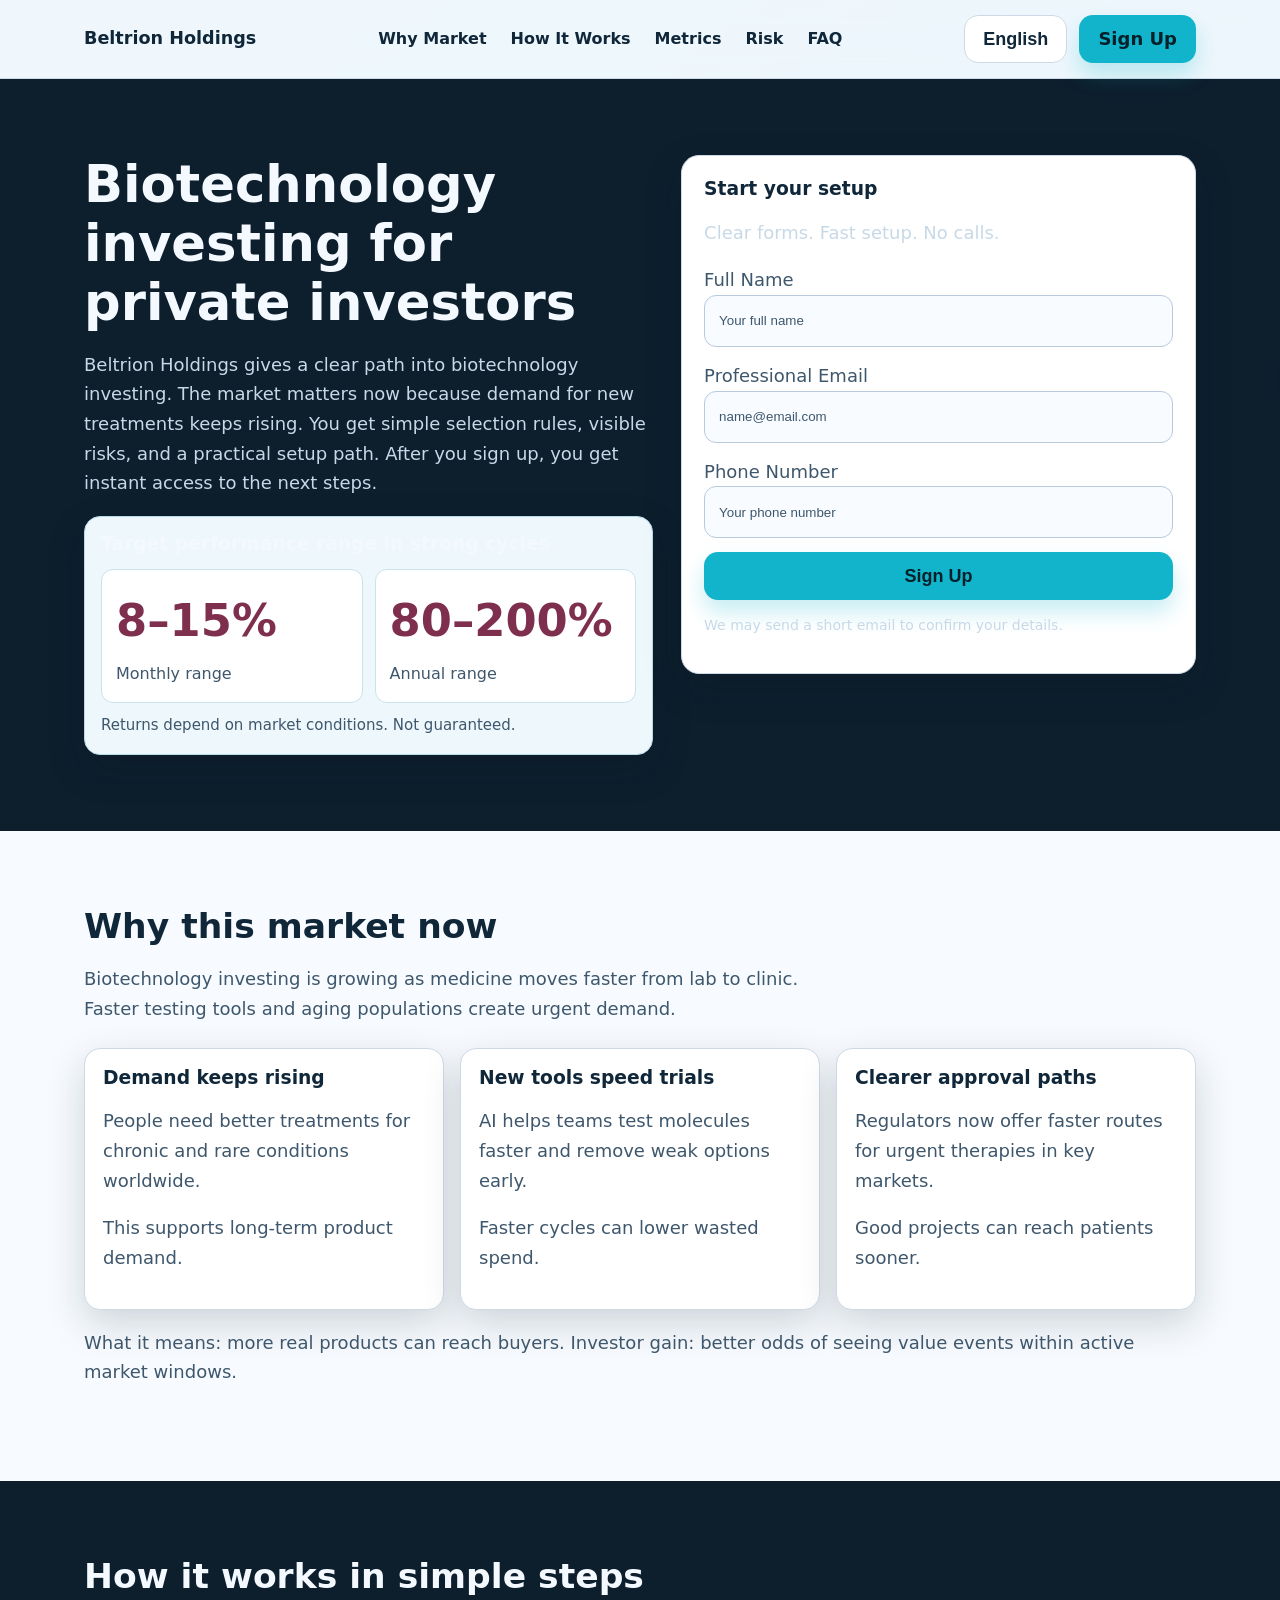
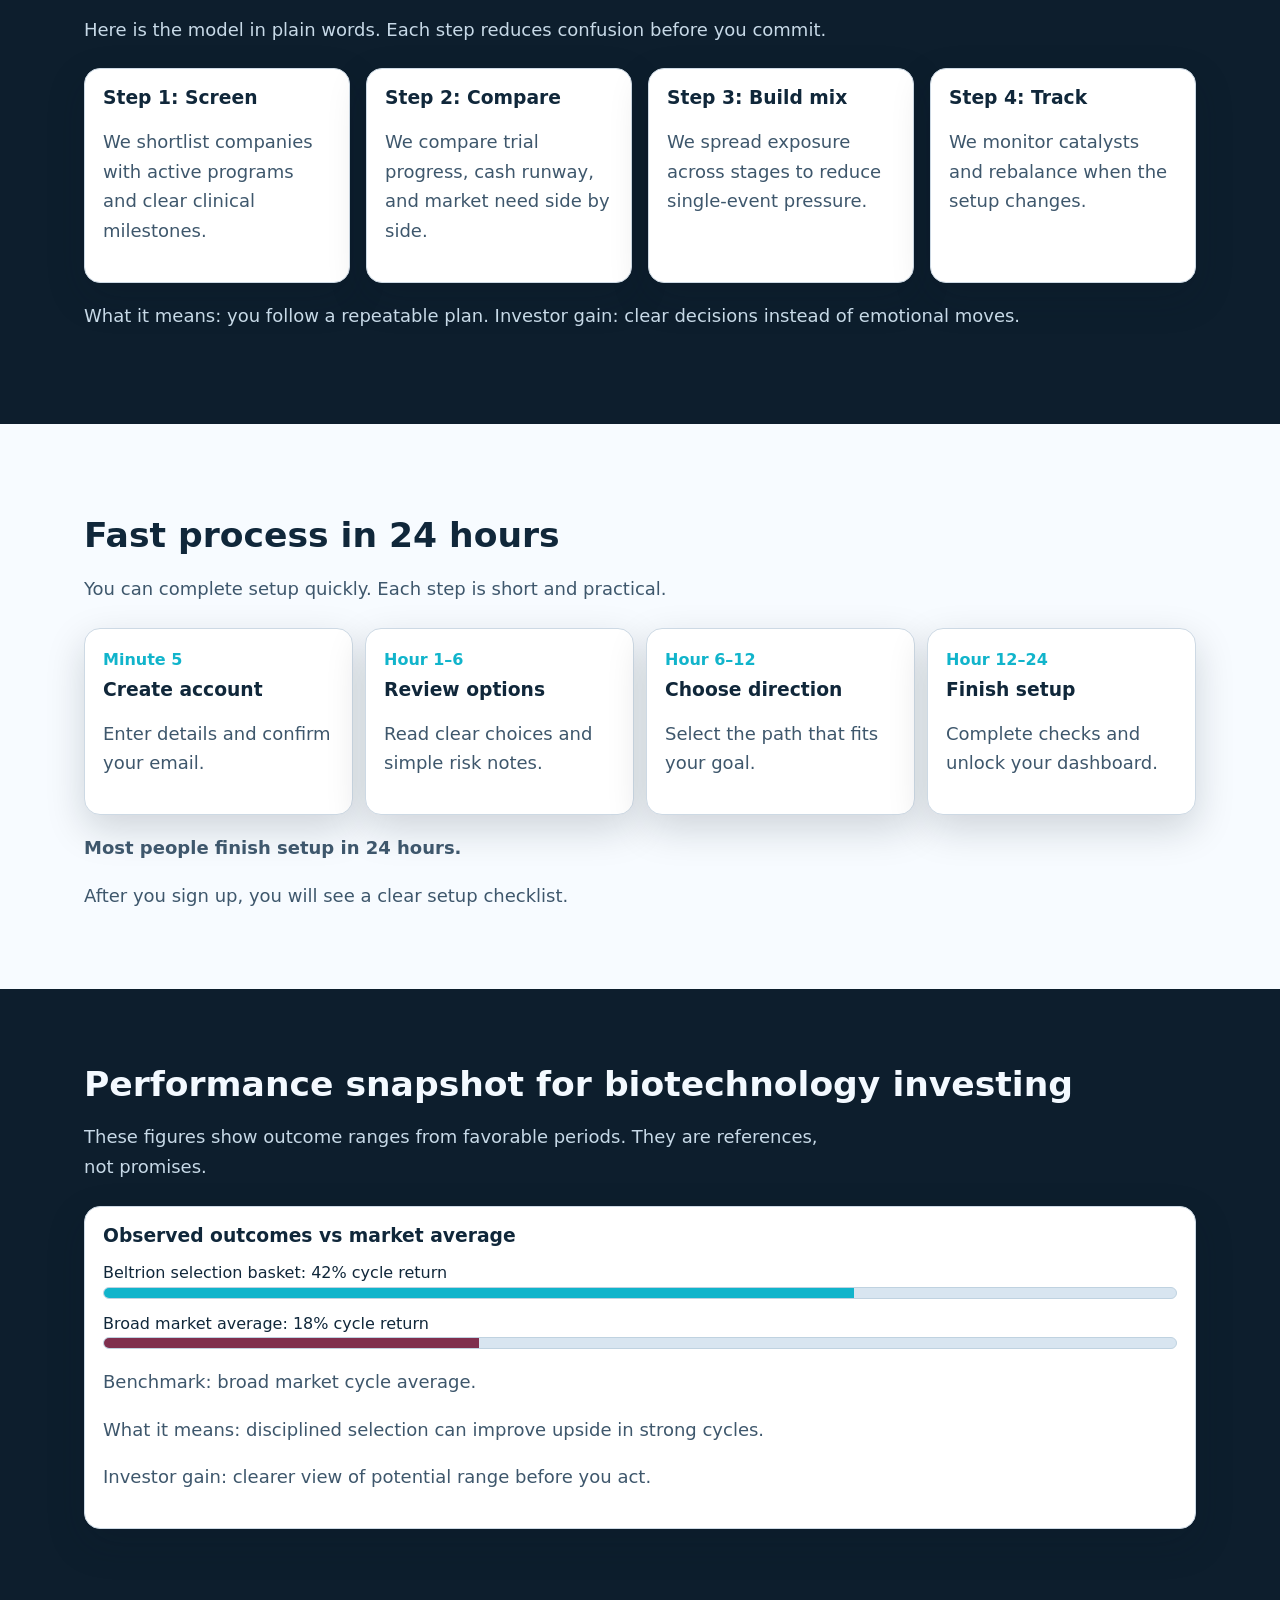
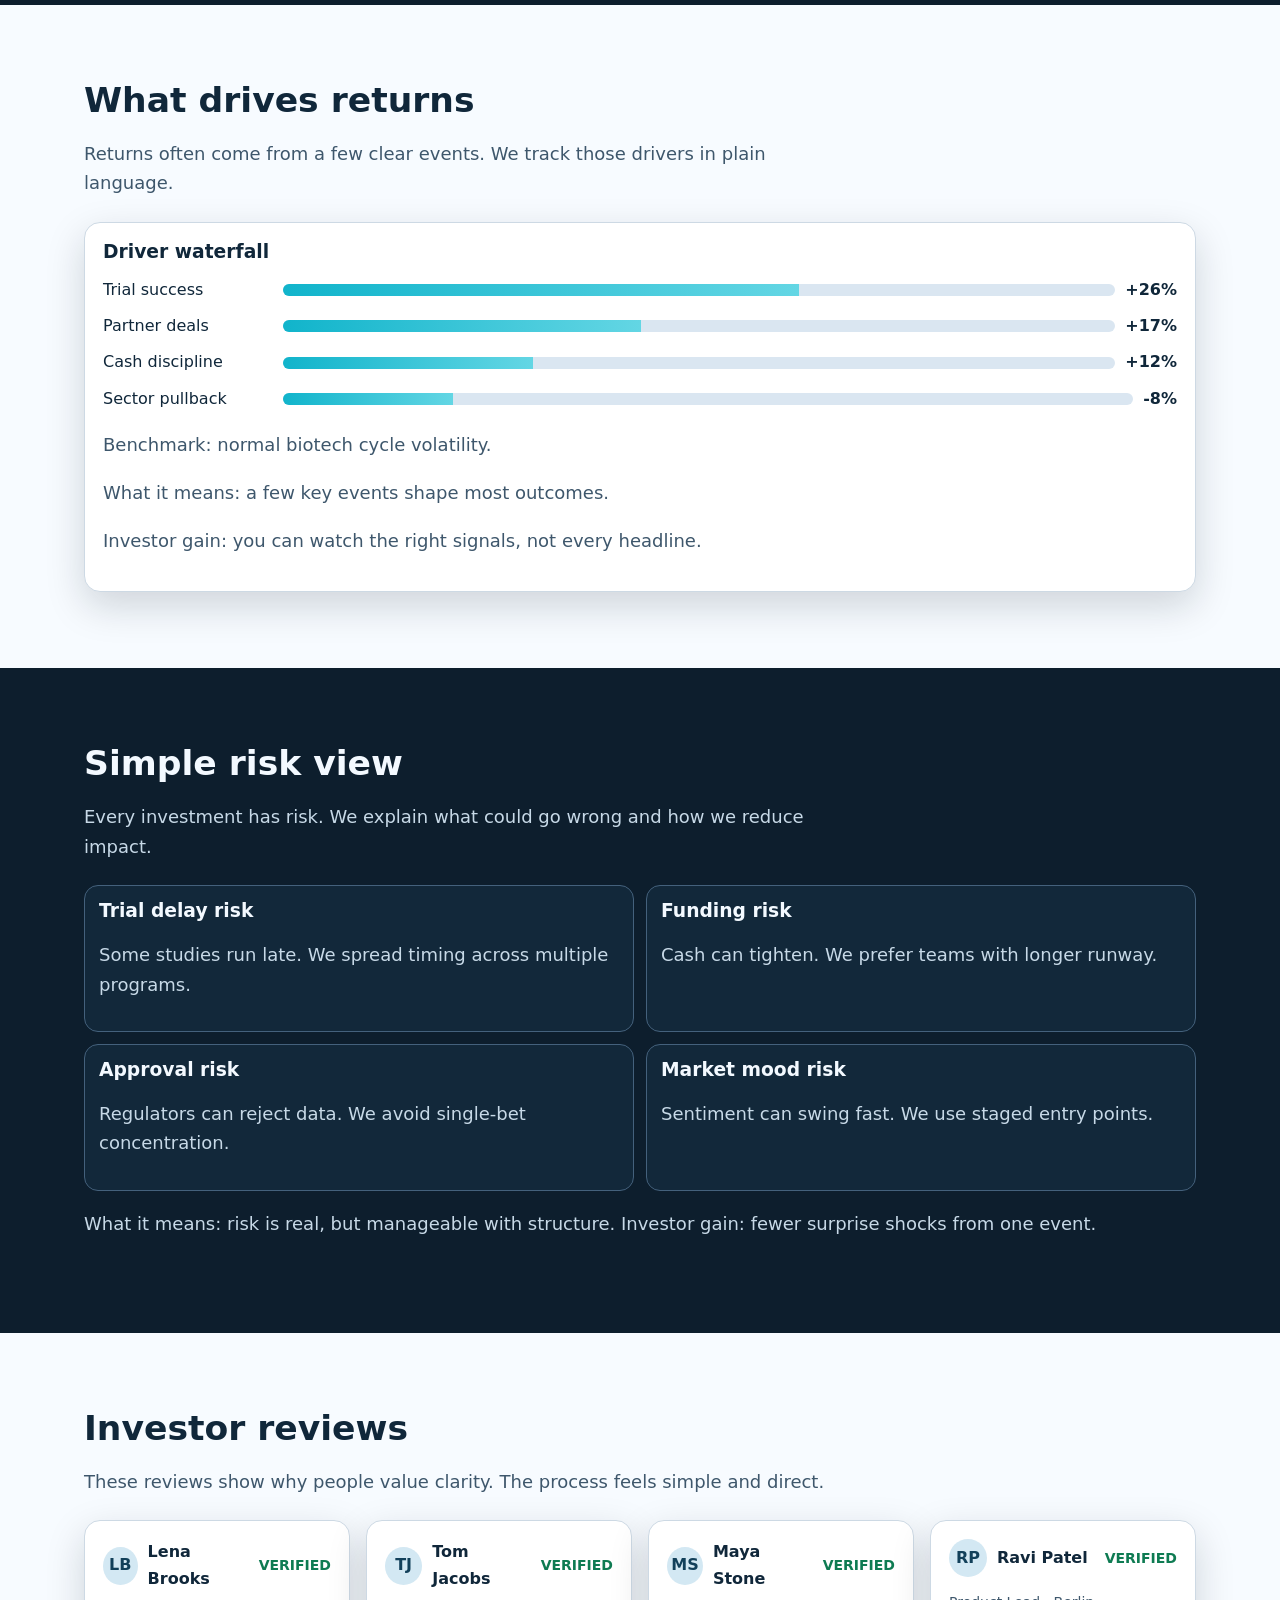
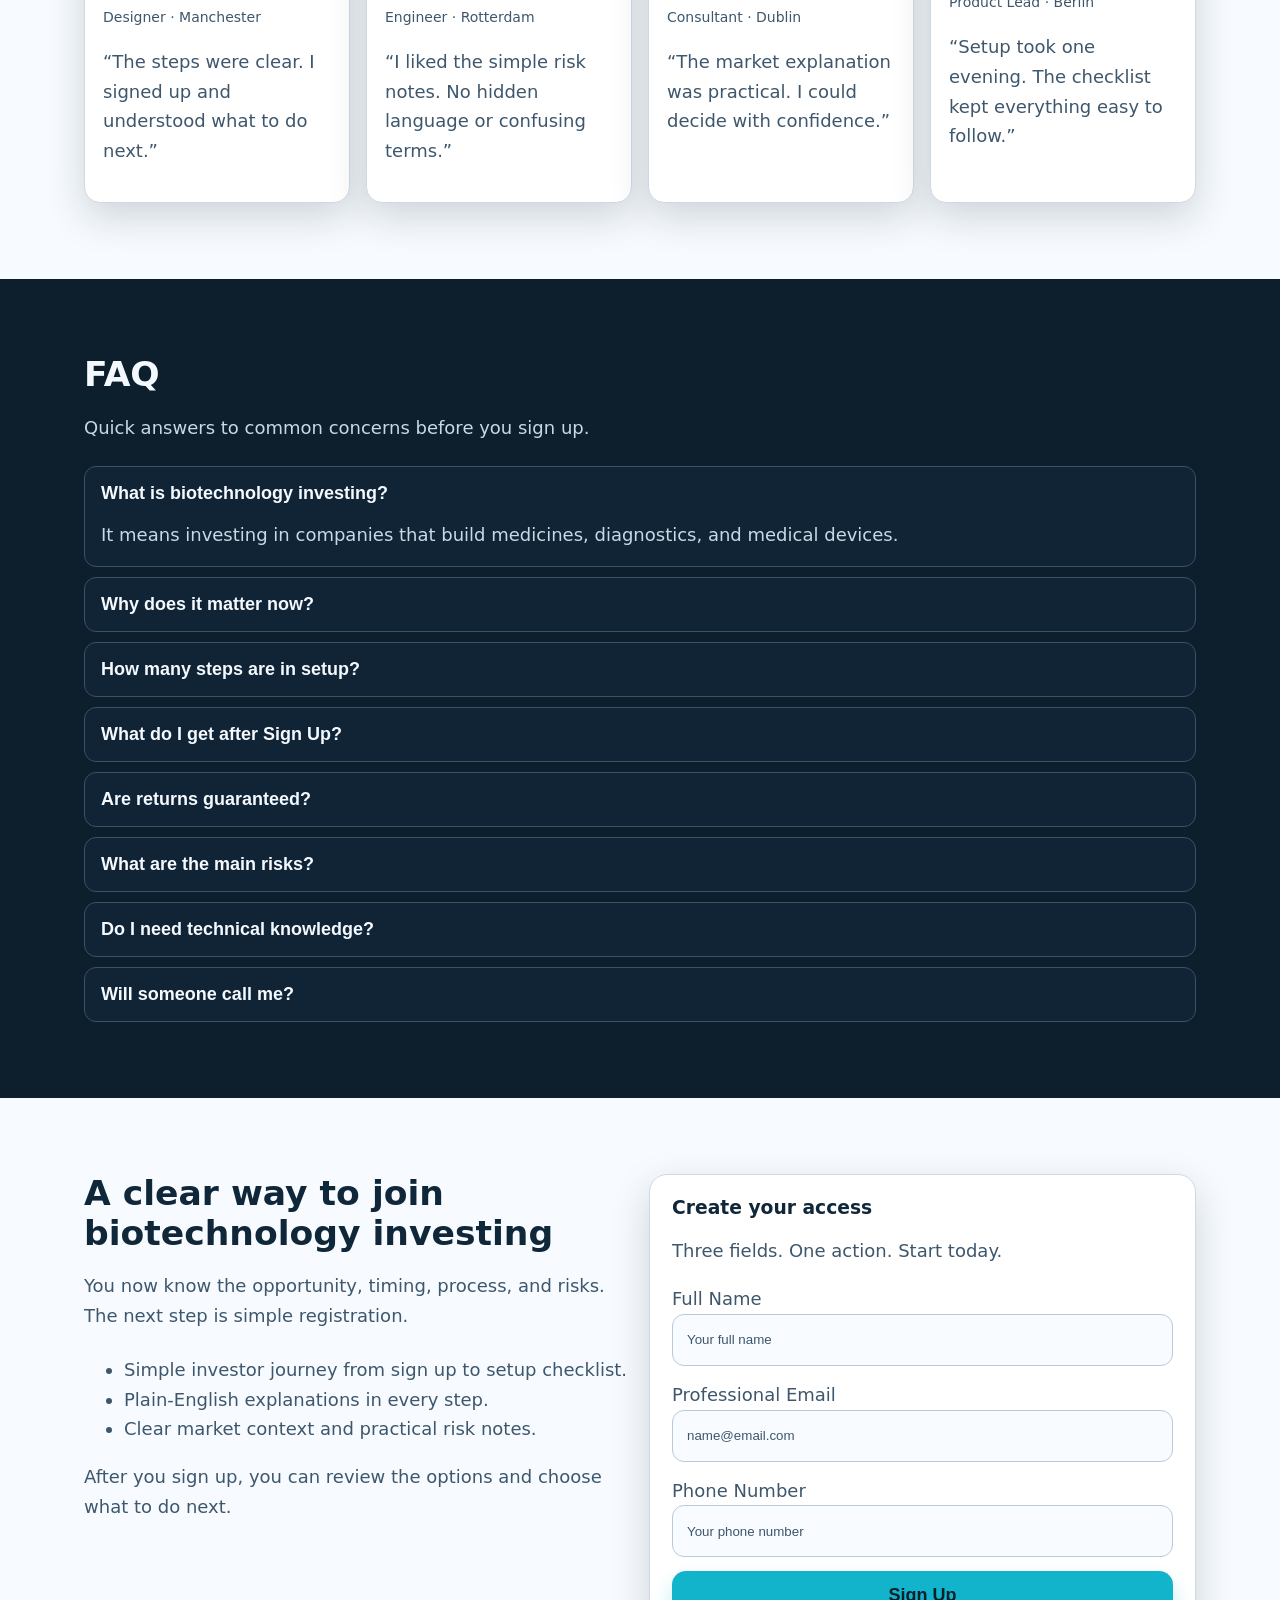
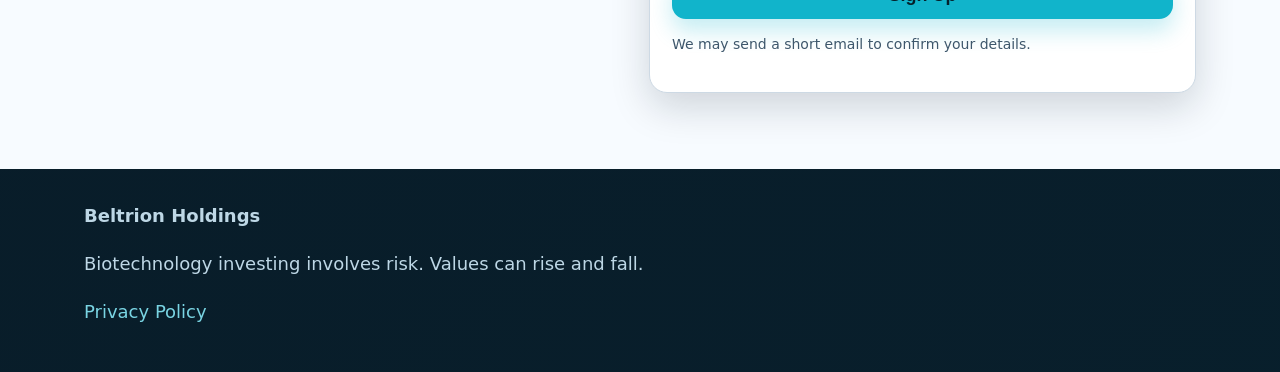
<file: index.html>
<!-- DESIGN SEED: 5932 -->
<!doctype html>
<html lang="en">
<head>
  <meta charset="UTF-8" />
  <meta name="viewport" content="width=device-width, initial-scale=1.0" />
  <title>Beltrion Holdings | Biotechnology investing for private investors (English)</title>
  <meta name="description" content="Beltrion Holdings explains biotechnology investing in simple English with clear steps, risks, and Sign Up guidance for private investors.">
  <link rel="canonical" href="https://beltrionholdings.com/">
  <link rel="alternate" hreflang="en" href="https://beltrionholdings.com/index.html">
  <link rel="alternate" hreflang="de" href="https://beltrionholdings.com/de/index.html">
  <link rel="alternate" hreflang="fr" href="https://beltrionholdings.com/fr/index.html">
  <link rel="alternate" hreflang="es" href="https://beltrionholdings.com/es/index.html">
  <link rel="alternate" hreflang="it" href="https://beltrionholdings.com/it/index.html">
  <link rel="alternate" hreflang="tr" href="https://beltrionholdings.com/tr/index.html">
  <link rel="alternate" hreflang="pt" href="https://beltrionholdings.com/pt/index.html">
  <link rel="alternate" hreflang="ja" href="https://beltrionholdings.com/jp/index.html">
  <link rel="alternate" hreflang="sk" href="https://beltrionholdings.com/sk/index.html">
  <link rel="alternate" hreflang="nl-BE" href="https://beltrionholdings.com/be/index.html">
  <meta property="og:title" content="Beltrion Holdings | Biotechnology investing for private investors (English)">
  <meta property="og:description" content="Beltrion Holdings explains biotechnology investing in simple English with clear steps, risks, and Sign Up guidance for private investors.">
  <meta property="og:type" content="website">
  <meta property="og:url" content="https://beltrionholdings.com/">
  <meta name="twitter:card" content="summary_large_image">
  <meta name="twitter:title" content="Beltrion Holdings | Biotechnology investing for private investors (English)">
  <meta name="twitter:description" content="Beltrion Holdings explains biotechnology investing in simple English with clear steps, risks, and Sign Up guidance for private investors.">
  <link rel="stylesheet" href="assets/style.css">
  <script type="application/ld+json">{"@context":"https://schema.org","@graph":[{"@type":"Organization","name":"Beltrion Holdings","url":"https://beltrionholdings.com","logo":"https://beltrionholdings.com/assets/img/logo.png"},{"@type":"WebSite","name":"Beltrion Holdings","url":"https://beltrionholdings.com"},{"@type":"FAQPage","mainEntity":[{"@type":"Question","name":"What is biotechnology investing?","acceptedAnswer":{"@type":"Answer","text":"Biotechnology investing means funding companies that build medicines, diagnostics, and medical tools."}},{"@type":"Question","name":"What happens after Sign Up?","acceptedAnswer":{"@type":"Answer","text":"After you sign up, you get instant access to the next steps."}}]},{"@type":"Review","author":{"@type":"Person","name":"Lena Brooks"},"reviewBody":"I understood the process quickly and signed up in one evening.","itemReviewed":{"@type":"Organization","name":"Beltrion Holdings"}}]}</script>
</head>
<body>
<div class="page-bg">
  <div class="mesh"></div>
  <header class="site-header">
    <div class="container header-inner">
      <a class="brand" href="index.html">Beltrion Holdings</a>
      <nav class="main-nav" aria-label="Main">
        <a href="#market">Why Market</a><a href="#model">How It Works</a><a href="#metrics">Metrics</a><a href="#risk">Risk</a><a href="#faq">FAQ</a>
      </nav>
      <div class="header-right">
        <div class="lang">
          <button class="lang-toggle" aria-label="Open language menu">English</button>
          <div class="lang-menu">
            <a href="index.html"><svg class="flag" viewBox="0 0 20 14"><rect width="20" height="14" fill="#012169"/><rect y="6" width="20" height="2" fill="#fff"/></svg>English</a>
            <a href="de/index.html"><svg class="flag" viewBox="0 0 20 14"><rect width="20" height="14" fill="#000"/><rect y="4.7" width="20" height="4.7" fill="#d00"/><rect y="9.4" width="20" height="4.6" fill="#ffce00"/></svg>Deutsch</a>
            <a href="fr/index.html"><svg class="flag" viewBox="0 0 20 14"><rect width="6.7" height="14" fill="#0055a4"/><rect x="6.7" width="6.6" height="14" fill="#fff"/><rect x="13.3" width="6.7" height="14" fill="#ef4135"/></svg>Français</a>
            <a href="es/index.html"><svg class="flag" viewBox="0 0 20 14"><rect width="20" height="14" fill="#c60b1e"/><rect y="4" width="20" height="6" fill="#ffc400"/></svg>Español</a>
            <a href="it/index.html"><svg class="flag" viewBox="0 0 20 14"><rect width="6.7" height="14" fill="#009246"/><rect x="6.7" width="6.6" height="14" fill="#fff"/><rect x="13.3" width="6.7" height="14" fill="#ce2b37"/></svg>Italiano</a>
            <a href="tr/index.html"><svg class="flag" viewBox="0 0 20 14"><rect width="20" height="14" fill="#e30a17"/><circle cx="8" cy="7" r="3" fill="#fff"/></svg>Türkçe</a>
            <a href="pt/index.html"><svg class="flag" viewBox="0 0 20 14"><rect width="8" height="14" fill="#006600"/><rect x="8" width="12" height="14" fill="#ff0000"/></svg>Português</a>
            <a href="jp/index.html"><svg class="flag" viewBox="0 0 20 14"><rect width="20" height="14" fill="#fff"/><circle cx="10" cy="7" r="3.4" fill="#bc002d"/></svg>日本語</a>
            <a href="sk/index.html"><svg class="flag" viewBox="0 0 20 14"><rect width="20" height="14" fill="#fff"/><rect y="4.7" width="20" height="4.7" fill="#0b4ea2"/><rect y="9.4" width="20" height="4.6" fill="#ee1c25"/></svg>Slovak</a>
            <a href="be/index.html"><svg class="flag" viewBox="0 0 20 14"><rect width="6.7" height="14" fill="#000"/><rect x="6.7" width="6.6" height="14" fill="#ffd90c"/><rect x="13.3" width="6.7" height="14" fill="#ef3340"/></svg>Nederlands (BE)</a>
          </div>
        </div>
        <a class="btn btn-primary" href="#signup-final">Sign Up</a>
      </div>
      <button class="btn mobile-toggle" data-open-drawer aria-label="Open menu">☰</button>
    </div>
  </header>

  <div class="drawer-backdrop" data-drawer-backdrop></div>
  <aside class="mobile-drawer" data-drawer>
    <button class="btn btn-ghost" data-close-drawer aria-label="Close menu">✕</button>
    <a href="#market">Why Market</a><a href="#model">How It Works</a><a href="#metrics">Metrics</a><a href="#risk">Risk</a><a href="#faq">FAQ</a>
    <div class="lang">
      <button class="lang-toggle" aria-label="Open language menu">English</button>
      <div class="lang-menu">
        <a href="index.html"><svg class="flag" viewBox="0 0 20 14"><rect width="20" height="14" fill="#012169"/></svg>English</a>
        <a href="de/index.html"><svg class="flag" viewBox="0 0 20 14"><rect width="20" height="14" fill="#000"/></svg>Deutsch</a>
        <a href="fr/index.html"><svg class="flag" viewBox="0 0 20 14"><rect width="20" height="14" fill="#0055a4"/></svg>Français</a>
        <a href="es/index.html"><svg class="flag" viewBox="0 0 20 14"><rect width="20" height="14" fill="#c60b1e"/></svg>Español</a>
        <a href="it/index.html"><svg class="flag" viewBox="0 0 20 14"><rect width="20" height="14" fill="#009246"/></svg>Italiano</a>
        <a href="tr/index.html"><svg class="flag" viewBox="0 0 20 14"><rect width="20" height="14" fill="#e30a17"/></svg>Türkçe</a>
        <a href="pt/index.html"><svg class="flag" viewBox="0 0 20 14"><rect width="20" height="14" fill="#006600"/></svg>Português</a>
        <a href="jp/index.html"><svg class="flag" viewBox="0 0 20 14"><rect width="20" height="14" fill="#fff"/></svg>日本語</a>
        <a href="sk/index.html"><svg class="flag" viewBox="0 0 20 14"><rect width="20" height="14" fill="#0b4ea2"/></svg>Slovak</a>
        <a href="be/index.html"><svg class="flag" viewBox="0 0 20 14"><rect width="20" height="14" fill="#ffd90c"/></svg>Nederlands (BE)</a>
      </div>
    </div>
    <a class="btn btn-primary" href="#signup-final">Sign Up</a>
  </aside>

  <main>
    <section class="section dark" id="hero">
      <div class="container hero-grid reveal">
        <div>
          <h1>Biotechnology investing for private investors</h1>
          <p>Beltrion Holdings gives a clear path into biotechnology investing. The market matters now because demand for new treatments keeps rising. You get simple selection rules, visible risks, and a practical setup path. After you sign up, you get instant access to the next steps.</p>
          <div class="performance-panel">
            <h3>Target performance range in strong cycles</h3>
            <div class="performance-grid">
              <div class="perf-box"><div class="perf-num">8–15%</div><div class="perf-label">Monthly range</div></div>
              <div class="perf-box"><div class="perf-num">80–200%</div><div class="perf-label">Annual range</div></div>
            </div>
            <div class="perf-disclaimer">Returns depend on market conditions. Not guaranteed.</div>
          </div>
        </div>
        <form class="form-card" aria-label="Hero sign up form">
          <h3 class="form-title">Start your setup</h3>
          <p class="form-sub">Clear forms. Fast setup. No calls.</p>
          <div class="form-stack">
            <label>Full Name<input required placeholder="Your full name"></label>
            <label>Professional Email<input required type="email" placeholder="name@email.com"></label>
            <label>Phone Number<input required type="tel" placeholder="Your phone number"></label>
            <button class="btn btn-primary" type="submit">Sign Up</button>
          </div>
          <p class="mini form-note">We may send a short email to confirm your details.</p>
        </form>
      </div>
    </section>

    <section class="section light" id="market"><div class="container reveal"><h2>Why this market now</h2><p class="intro">Biotechnology investing is growing as medicine moves faster from lab to clinic. Faster testing tools and aging populations create urgent demand.</p>
      <div class="card-grid"><article class="card"><h3>Demand keeps rising</h3><p>People need better treatments for chronic and rare conditions worldwide.</p><p class="muted">This supports long-term product demand.</p></article><article class="card"><h3>New tools speed trials</h3><p>AI helps teams test molecules faster and remove weak options early.</p><p class="muted">Faster cycles can lower wasted spend.</p></article><article class="card"><h3>Clearer approval paths</h3><p>Regulators now offer faster routes for urgent therapies in key markets.</p><p class="muted">Good projects can reach patients sooner.</p></article></div>
      <p>What it means: more real products can reach buyers. Investor gain: better odds of seeing value events within active market windows.</p></div></section>

    <section class="section dark" id="model"><div class="container reveal"><h2>How it works in simple steps</h2><p class="intro">Here is the model in plain words. Each step reduces confusion before you commit.</p><div class="card-grid"><article class="card"><h3>Step 1: Screen</h3><p>We shortlist companies with active programs and clear clinical milestones.</p></article><article class="card"><h3>Step 2: Compare</h3><p>We compare trial progress, cash runway, and market need side by side.</p></article><article class="card"><h3>Step 3: Build mix</h3><p>We spread exposure across stages to reduce single-event pressure.</p></article><article class="card"><h3>Step 4: Track</h3><p>We monitor catalysts and rebalance when the setup changes.</p></article></div><p>What it means: you follow a repeatable plan. Investor gain: clear decisions instead of emotional moves.</p></div></section>

    <section class="section light" id="process"><div class="container reveal"><h2>Fast process in 24 hours</h2><p class="intro">You can complete setup quickly. Each step is short and practical.</p><div class="process"><article class="card"><div class="step-time">Minute 5</div><h3>Create account</h3><p>Enter details and confirm your email.</p></article><article class="card"><div class="step-time">Hour 1–6</div><h3>Review options</h3><p>Read clear choices and simple risk notes.</p></article><article class="card"><div class="step-time">Hour 6–12</div><h3>Choose direction</h3><p>Select the path that fits your goal.</p></article><article class="card"><div class="step-time">Hour 12–24</div><h3>Finish setup</h3><p>Complete checks and unlock your dashboard.</p></article></div><p><strong>Most people finish setup in 24 hours.</strong></p><p>After you sign up, you will see a clear setup checklist.</p></div></section>

    <section class="section dark" id="metrics"><div class="container reveal"><h2>Performance snapshot for biotechnology investing</h2><p class="intro">These figures show outcome ranges from favorable periods. They are references, not promises.</p><div class="viz-card card metric-compare"><h3>Observed outcomes vs market average</h3><div class="row"><div>Beltrion selection basket: 42% cycle return</div><div class="track"><div class="fill-a" style="--w:70%"></div></div></div><div class="row"><div>Broad market average: 18% cycle return</div><div class="track"><div class="fill-b" style="--w:35%"></div></div></div><p>Benchmark: broad market cycle average.</p><p>What it means: disciplined selection can improve upside in strong cycles.</p><p>Investor gain: clearer view of potential range before you act.</p></div></div></section>

    <section class="section light" id="insights"><div class="container reveal"><h2>What drives returns</h2><p class="intro">Returns often come from a few clear events. We track those drivers in plain language.</p><div class="viz-card card"><h3>Driver waterfall</h3><div class="waterfall"><div class="water-row"><span>Trial success</span><div class="water-bar"><span style="--w:62%"></span></div><strong>+26%</strong></div><div class="water-row"><span>Partner deals</span><div class="water-bar"><span style="--w:43%"></span></div><strong>+17%</strong></div><div class="water-row"><span>Cash discipline</span><div class="water-bar"><span style="--w:30%"></span></div><strong>+12%</strong></div><div class="water-row"><span>Sector pullback</span><div class="water-bar"><span style="--w:20%"></span></div><strong>-8%</strong></div></div><p>Benchmark: normal biotech cycle volatility.</p><p>What it means: a few key events shape most outcomes.</p><p>Investor gain: you can watch the right signals, not every headline.</p></div></div></section>

    <section class="section dark" id="risk"><div class="container reveal"><h2>Simple risk view</h2><p class="intro">Every investment has risk. We explain what could go wrong and how we reduce impact.</p><div class="risk-matrix"><article class="matrix-cell"><h3>Trial delay risk</h3><p>Some studies run late. We spread timing across multiple programs.</p></article><article class="matrix-cell"><h3>Funding risk</h3><p>Cash can tighten. We prefer teams with longer runway.</p></article><article class="matrix-cell"><h3>Approval risk</h3><p>Regulators can reject data. We avoid single-bet concentration.</p></article><article class="matrix-cell"><h3>Market mood risk</h3><p>Sentiment can swing fast. We use staged entry points.</p></article></div><p>What it means: risk is real, but manageable with structure. Investor gain: fewer surprise shocks from one event.</p></div></section>

    <section class="section light" id="reviews"><div class="container reveal"><h2>Investor reviews</h2><p class="intro">These reviews show why people value clarity. The process feels simple and direct.</p><div class="card-grid"><article class="review-card"><div class="review-head"><div class="avatar">LB</div><strong>Lena Brooks</strong><span class="verified">VERIFIED</span></div><p class="mini">Designer · Manchester</p><p>“The steps were clear. I signed up and understood what to do next.”</p></article><article class="review-card"><div class="review-head"><div class="avatar">TJ</div><strong>Tom Jacobs</strong><span class="verified">VERIFIED</span></div><p class="mini">Engineer · Rotterdam</p><p>“I liked the simple risk notes. No hidden language or confusing terms.”</p></article><article class="review-card"><div class="review-head"><div class="avatar">MS</div><strong>Maya Stone</strong><span class="verified">VERIFIED</span></div><p class="mini">Consultant · Dublin</p><p>“The market explanation was practical. I could decide with confidence.”</p></article><article class="review-card"><div class="review-head"><div class="avatar">RP</div><strong>Ravi Patel</strong><span class="verified">VERIFIED</span></div><p class="mini">Product Lead · Berlin</p><p>“Setup took one evening. The checklist kept everything easy to follow.”</p></article></div></div></section>

    <section class="section dark" id="faq"><div class="container reveal"><h2>FAQ</h2><p class="intro">Quick answers to common concerns before you sign up.</p><div class="faq-list"><article class="faq-item open"><button class="faq-q">What is biotechnology investing?</button><div class="faq-answer">It means investing in companies that build medicines, diagnostics, and medical devices.</div></article><article class="faq-item"><button class="faq-q">Why does it matter now?</button><div class="faq-answer">Aging populations and faster science tools are raising demand for new treatments.</div></article><article class="faq-item"><button class="faq-q">How many steps are in setup?</button><div class="faq-answer">Four short steps, and most people finish setup in 24 hours.</div></article><article class="faq-item"><button class="faq-q">What do I get after Sign Up?</button><div class="faq-answer">After you sign up, you can review the options and choose what to do next.</div></article><article class="faq-item"><button class="faq-q">Are returns guaranteed?</button><div class="faq-answer">No. Returns depend on market conditions and can vary widely.</div></article><article class="faq-item"><button class="faq-q">What are the main risks?</button><div class="faq-answer">Trial delays, approval setbacks, and broad market pullbacks are key risks.</div></article><article class="faq-item"><button class="faq-q">Do I need technical knowledge?</button><div class="faq-answer">No. We explain each step in plain English with short notes.</div></article><article class="faq-item"><button class="faq-q">Will someone call me?</button><div class="faq-answer">No calls. We may send a short email to confirm your details.</div></article></div></div></section>

    <section class="section light" id="signup-final"><div class="container cta-wrap reveal"><div><h2>A clear way to join biotechnology investing</h2><p class="intro">You now know the opportunity, timing, process, and risks. The next step is simple registration.</p><ul><li>Simple investor journey from sign up to setup checklist.</li><li>Plain-English explanations in every step.</li><li>Clear market context and practical risk notes.</li></ul><p>After you sign up, you can review the options and choose what to do next.</p></div><form class="form-card" aria-label="Final sign up form"><h3>Create your access</h3><p class="form-sub">Three fields. One action. Start today.</p><div class="form-stack"><label>Full Name<input required placeholder="Your full name"></label><label>Professional Email<input required type="email" placeholder="name@email.com"></label><label>Phone Number<input required type="tel" placeholder="Your phone number"></label><button class="btn btn-primary" type="submit">Sign Up</button></div><p class="mini form-note">We may send a short email to confirm your details.</p></form></div></section>
  </main>

  <footer class="site-footer"><div class="container"><strong>Beltrion Holdings</strong><p>Biotechnology investing involves risk. Values can rise and fall.</p><a href="#" data-open-privacy>Privacy Policy</a></div></footer>
</div>

<div class="modal" data-modal>
  <div class="modal-panel" role="dialog" aria-modal="true" aria-label="Privacy Policy">
    <button class="close-x" data-close-modal aria-label="Close privacy modal">×</button>
    <h2>Privacy Policy</h2>
    <p><strong>Introduction:</strong> We explain what data we use and why in clear words.</p>
    <p><strong>Data collection:</strong> We collect name, email, phone, and basic site usage data.</p>
    <p><strong>Legal basis:</strong> We process data to run the service and meet legal duties.</p>
    <p><strong>Cookies:</strong> Cookies help with security, settings, and basic analytics.</p>
    <p><strong>Retention:</strong> We keep data only as long as needed for service and law.</p>
    <p><strong>Third-party sharing:</strong> We share limited data with hosting and email providers.</p>
    <p><strong>Security:</strong> We use access controls and encrypted transfer where available.</p>
    <p><strong>User rights:</strong> You can ask to access, correct, or delete your personal data.</p>
    <p><strong>International transfers:</strong> Data may be processed in other countries with safeguards.</p>
    <p><strong>Industry risk disclosure:</strong> Investment-related content is informational and not guaranteed results.</p>
    <p><strong>Contact:</strong> privacy@beltrionholdings.com</p>
    <div class="modal-footer"><button class="btn btn-ghost" data-close-modal>Close</button></div>
  </div>
</div>

<script src="assets/app.js" defer></script>
</body>
</html>
</file>
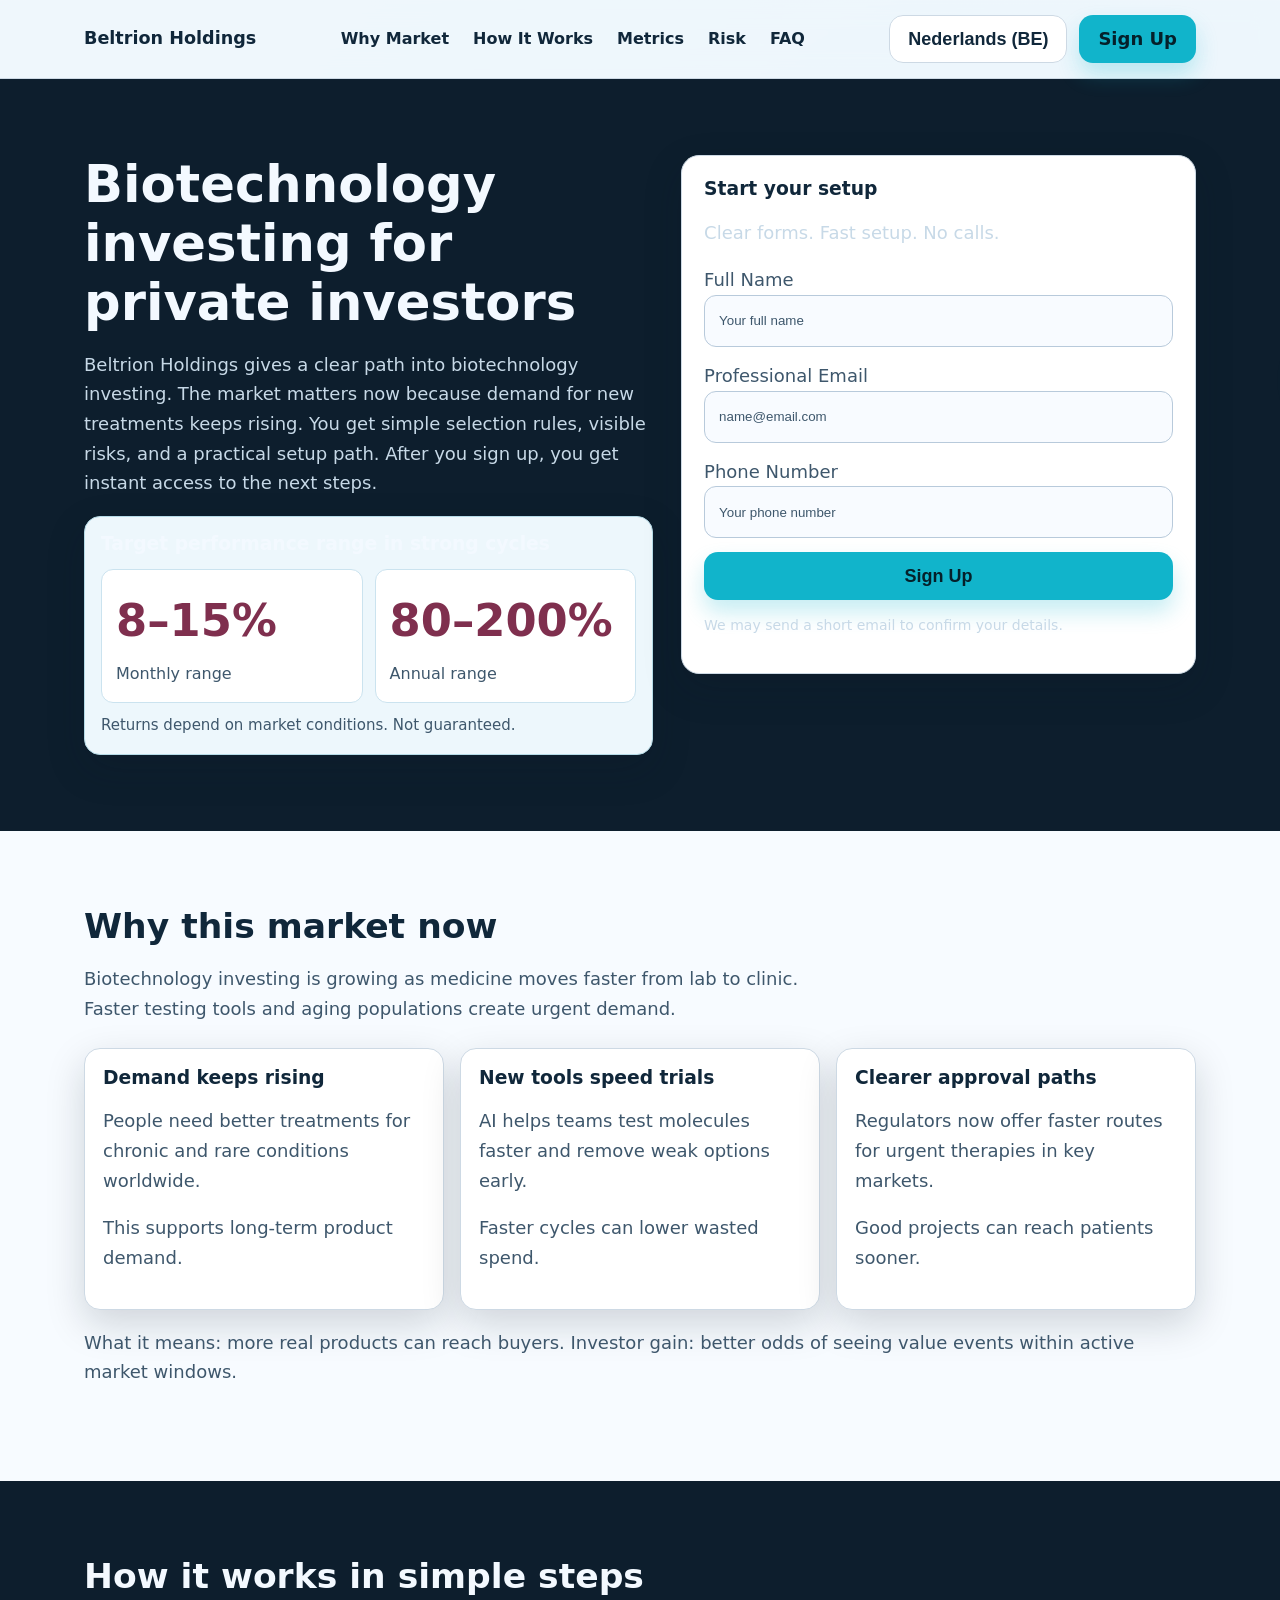
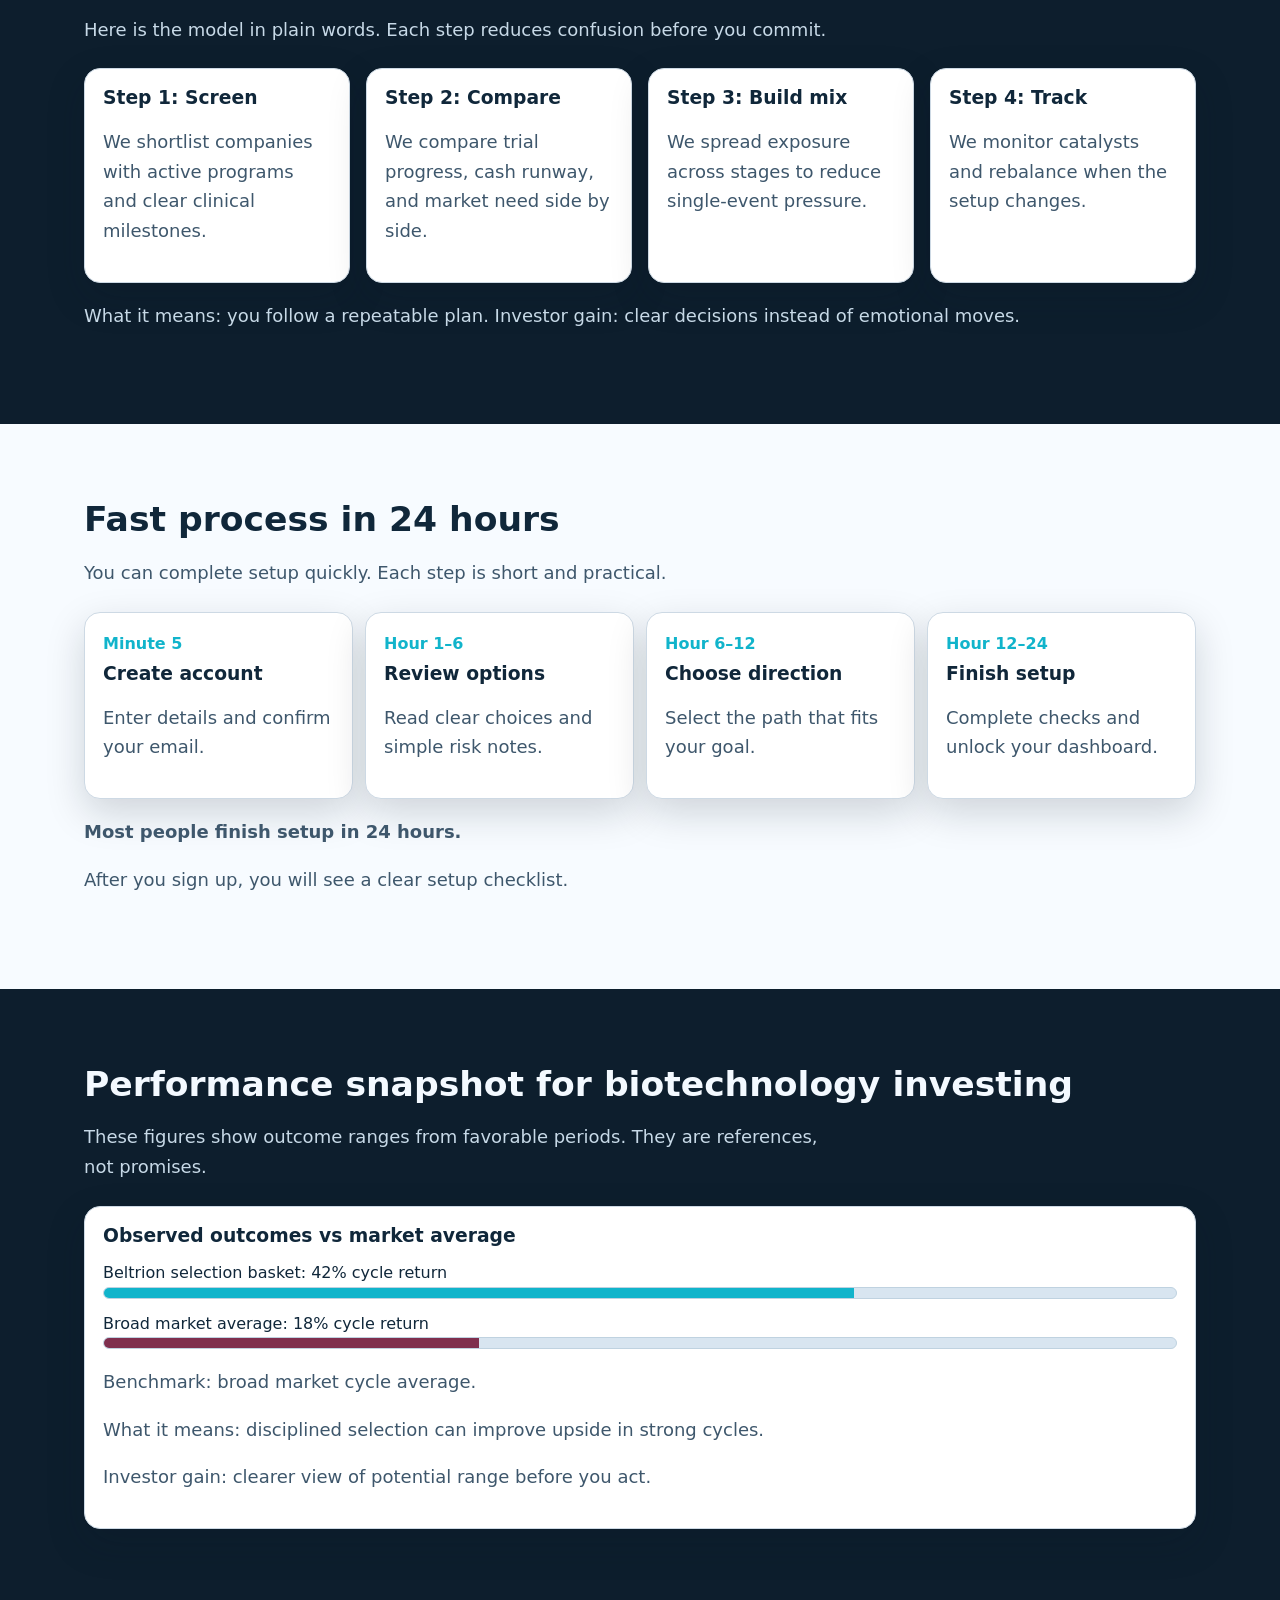
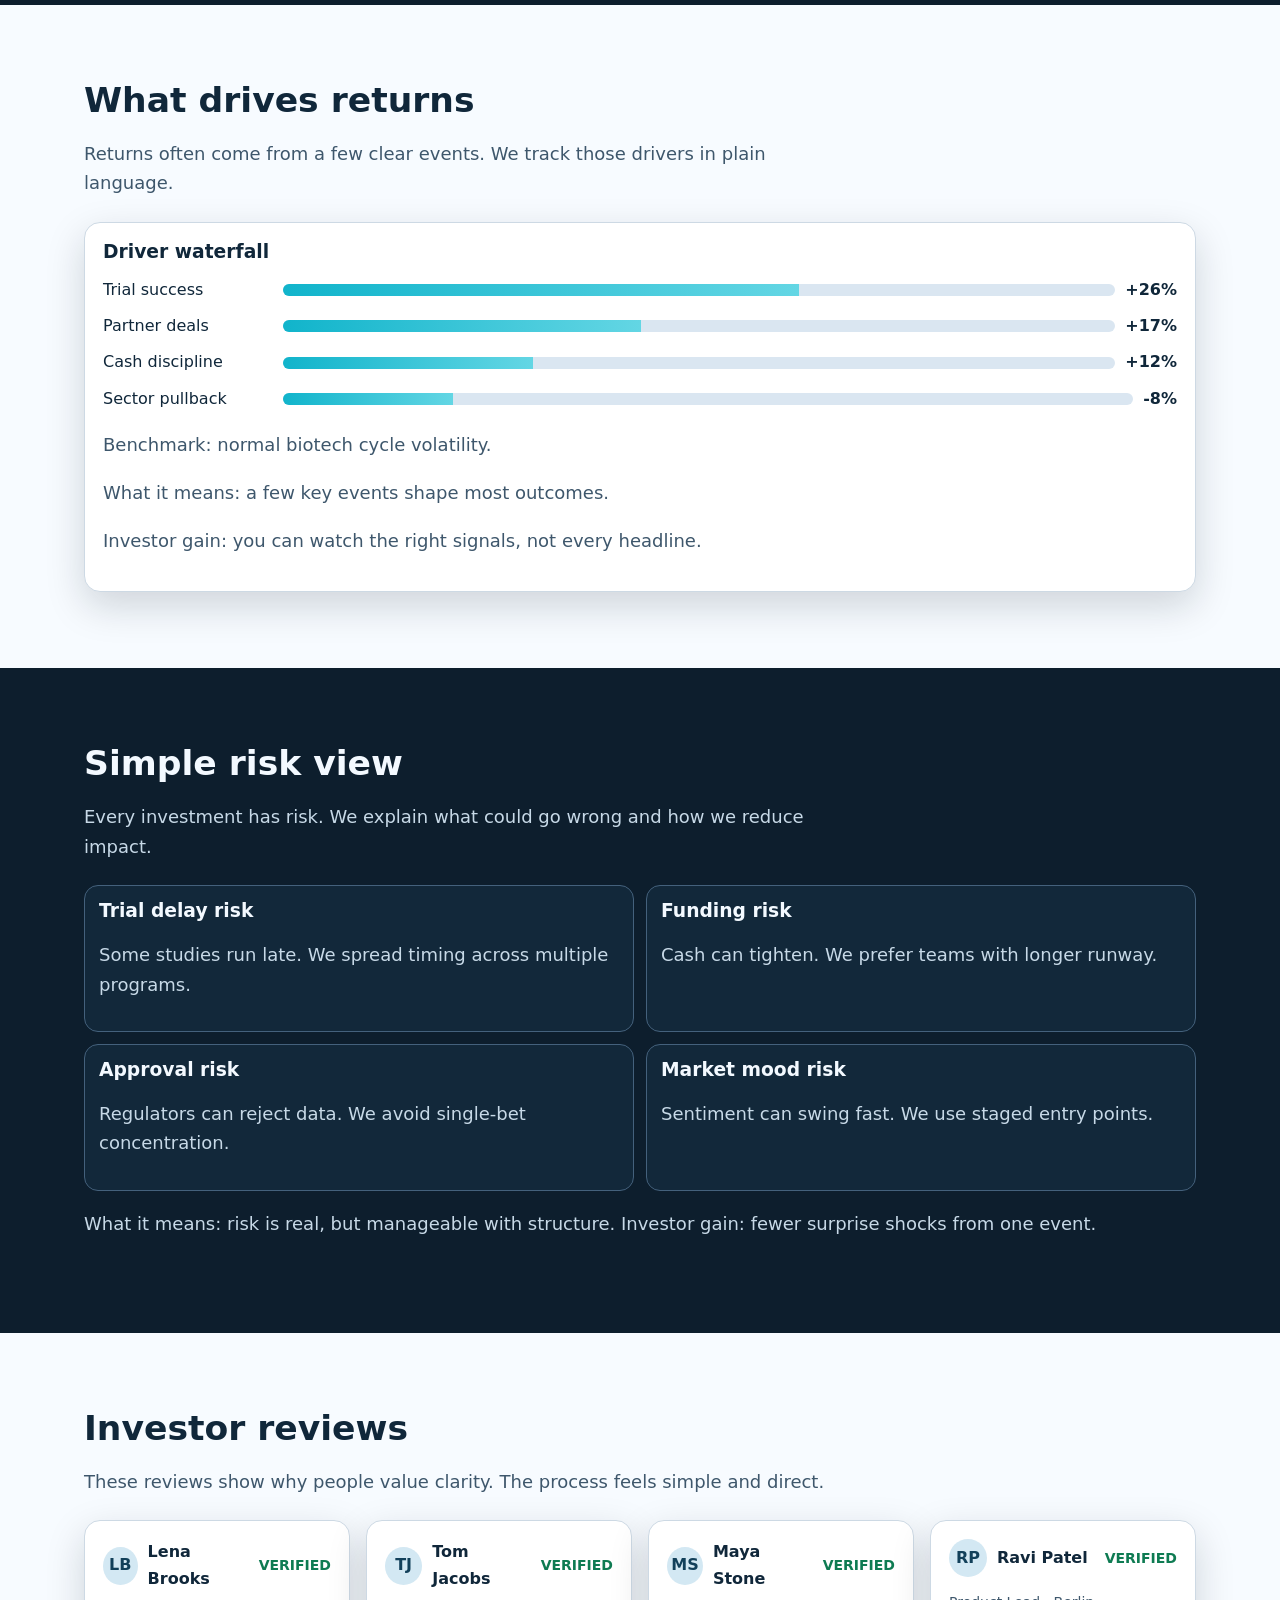
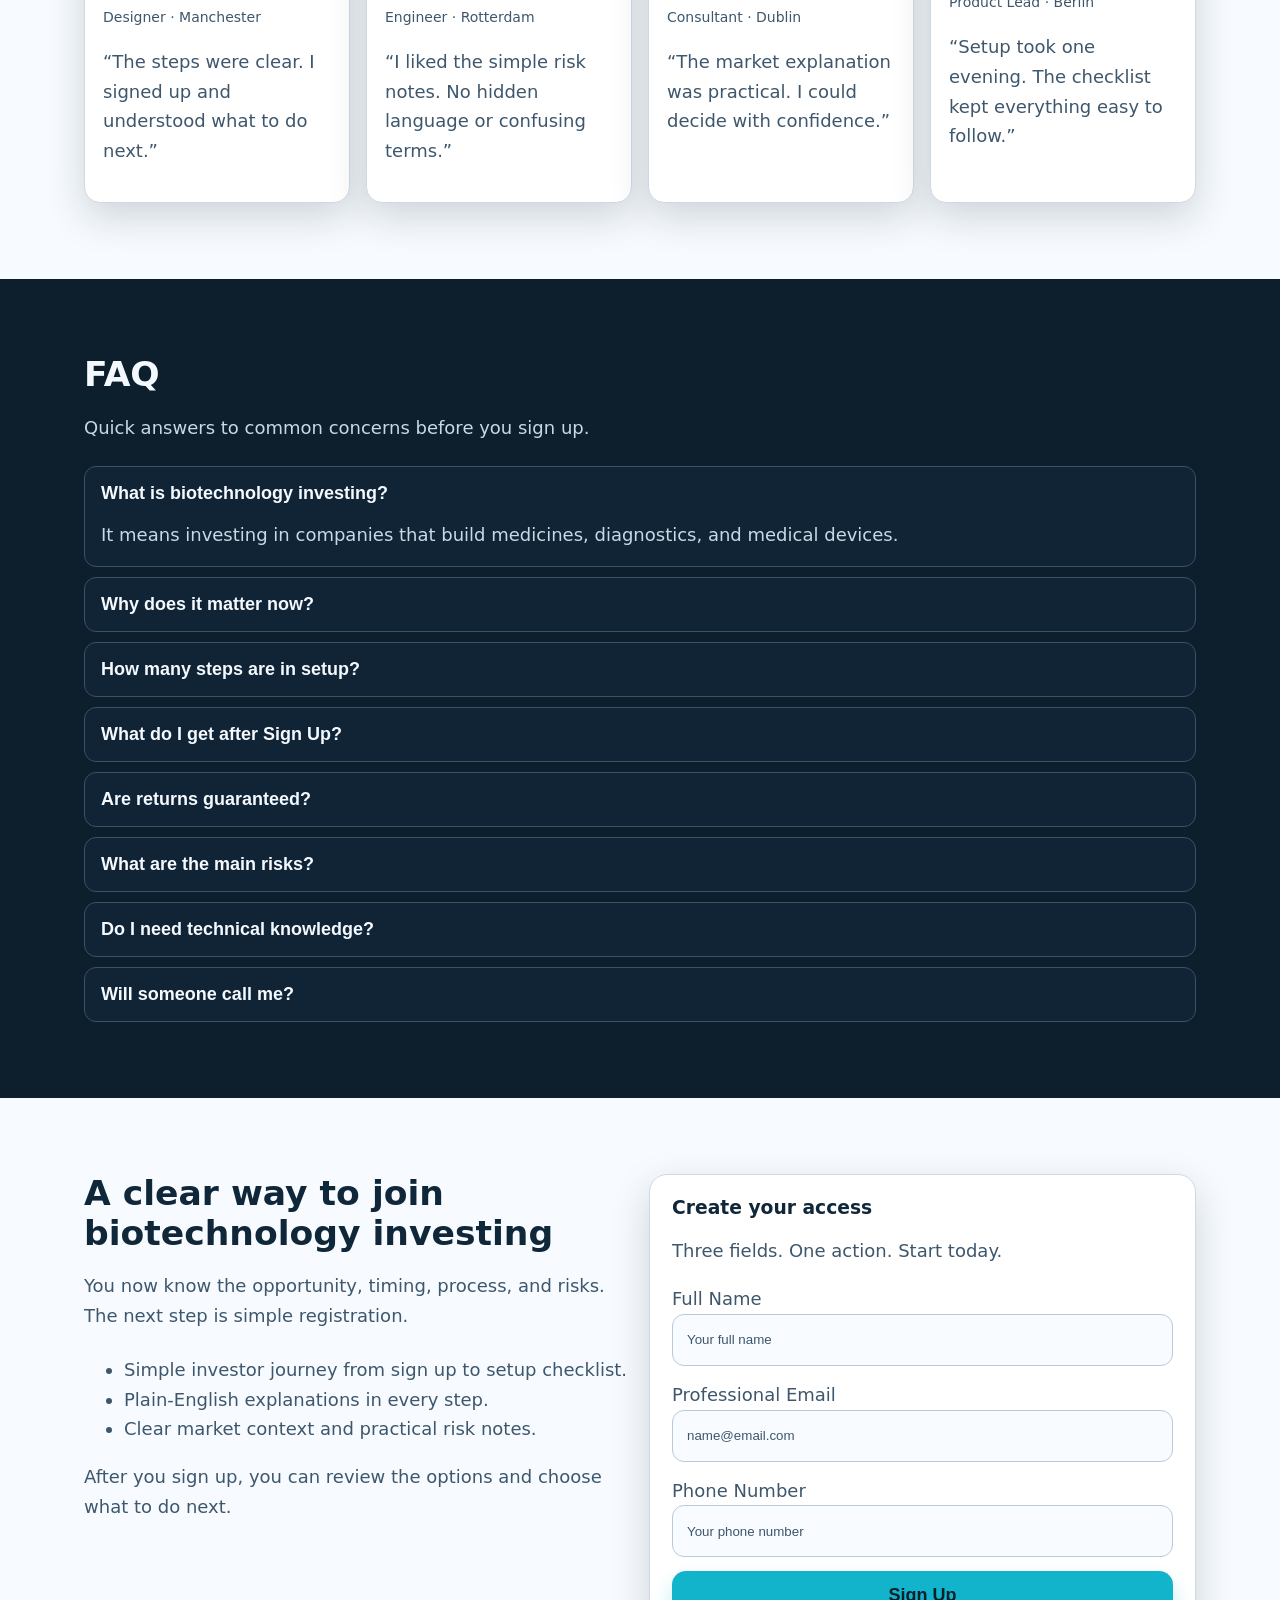
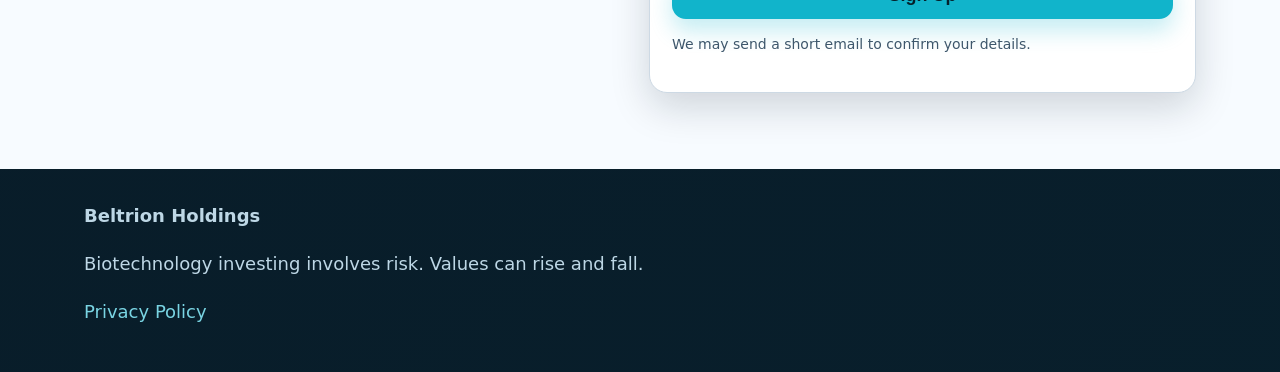
<file: be/index.html>
<!-- DESIGN SEED: 5932 -->
<!doctype html>
<html lang="en">
<head>
  <meta charset="UTF-8" />
  <meta name="viewport" content="width=device-width, initial-scale=1.0" />
  <title>Beltrion Holdings | Biotechnology investing for private investors (Nederlands (BE))</title>
  <meta name="description" content="Beltrion Holdings explains biotechnology investing in simple English with clear steps, risks, and Sign Up guidance for private investors.">
  <link rel="canonical" href="https://beltrionholdings.com/be/index.html">
  <link rel="alternate" hreflang="en" href="https://beltrionholdings.com/index.html">
  <link rel="alternate" hreflang="de" href="https://beltrionholdings.com/de/index.html">
  <link rel="alternate" hreflang="fr" href="https://beltrionholdings.com/fr/index.html">
  <link rel="alternate" hreflang="es" href="https://beltrionholdings.com/es/index.html">
  <link rel="alternate" hreflang="it" href="https://beltrionholdings.com/it/index.html">
  <link rel="alternate" hreflang="tr" href="https://beltrionholdings.com/tr/index.html">
  <link rel="alternate" hreflang="pt" href="https://beltrionholdings.com/pt/index.html">
  <link rel="alternate" hreflang="ja" href="https://beltrionholdings.com/jp/index.html">
  <link rel="alternate" hreflang="sk" href="https://beltrionholdings.com/sk/index.html">
  <link rel="alternate" hreflang="nl-BE" href="https://beltrionholdings.com/be/index.html">
  <meta property="og:title" content="Beltrion Holdings | Biotechnology investing for private investors (Nederlands (BE))">
  <meta property="og:description" content="Beltrion Holdings explains biotechnology investing in simple English with clear steps, risks, and Sign Up guidance for private investors.">
  <meta property="og:type" content="website">
  <meta property="og:url" content="https://beltrionholdings.com/be/index.html">
  <meta name="twitter:card" content="summary_large_image">
  <meta name="twitter:title" content="Beltrion Holdings | Biotechnology investing for private investors (Nederlands (BE))">
  <meta name="twitter:description" content="Beltrion Holdings explains biotechnology investing in simple English with clear steps, risks, and Sign Up guidance for private investors.">
  <link rel="stylesheet" href="../assets/style.css">
  <script type="application/ld+json">{"@context":"https://schema.org","@graph":[{"@type":"Organization","name":"Beltrion Holdings","url":"https://beltrionholdings.com","logo":"https://beltrionholdings.com/assets/img/logo.png"},{"@type":"WebSite","name":"Beltrion Holdings","url":"https://beltrionholdings.com"},{"@type":"FAQPage","mainEntity":[{"@type":"Question","name":"What is biotechnology investing?","acceptedAnswer":{"@type":"Answer","text":"Biotechnology investing means funding companies that build medicines, diagnostics, and medical tools."}},{"@type":"Question","name":"What happens after Sign Up?","acceptedAnswer":{"@type":"Answer","text":"After you sign up, you get instant access to the next steps."}}]},{"@type":"Review","author":{"@type":"Person","name":"Lena Brooks"},"reviewBody":"I understood the process quickly and signed up in one evening.","itemReviewed":{"@type":"Organization","name":"Beltrion Holdings"}}]}</script>
</head>
<body>
<div class="page-bg">
  <div class="mesh"></div>
  <header class="site-header">
    <div class="container header-inner">
      <a class="brand" href="../index.html">Beltrion Holdings</a>
      <nav class="main-nav" aria-label="Main">
        <a href="#market">Why Market</a><a href="#model">How It Works</a><a href="#metrics">Metrics</a><a href="#risk">Risk</a><a href="#faq">FAQ</a>
      </nav>
      <div class="header-right">
        <div class="lang">
          <button class="lang-toggle" aria-label="Open language menu">Nederlands (BE)</button>
          <div class="lang-menu">
            <a href="../index.html"><svg class="flag" viewBox="0 0 20 14"><rect width="20" height="14" fill="#012169"/><rect y="6" width="20" height="2" fill="#fff"/></svg>English</a>
            <a href="../de/index.html"><svg class="flag" viewBox="0 0 20 14"><rect width="20" height="14" fill="#000"/><rect y="4.7" width="20" height="4.7" fill="#d00"/><rect y="9.4" width="20" height="4.6" fill="#ffce00"/></svg>Deutsch</a>
            <a href="../fr/index.html"><svg class="flag" viewBox="0 0 20 14"><rect width="6.7" height="14" fill="#0055a4"/><rect x="6.7" width="6.6" height="14" fill="#fff"/><rect x="13.3" width="6.7" height="14" fill="#ef4135"/></svg>Français</a>
            <a href="../es/index.html"><svg class="flag" viewBox="0 0 20 14"><rect width="20" height="14" fill="#c60b1e"/><rect y="4" width="20" height="6" fill="#ffc400"/></svg>Español</a>
            <a href="../it/index.html"><svg class="flag" viewBox="0 0 20 14"><rect width="6.7" height="14" fill="#009246"/><rect x="6.7" width="6.6" height="14" fill="#fff"/><rect x="13.3" width="6.7" height="14" fill="#ce2b37"/></svg>Italiano</a>
            <a href="../tr/index.html"><svg class="flag" viewBox="0 0 20 14"><rect width="20" height="14" fill="#e30a17"/><circle cx="8" cy="7" r="3" fill="#fff"/></svg>Türkçe</a>
            <a href="../pt/index.html"><svg class="flag" viewBox="0 0 20 14"><rect width="8" height="14" fill="#006600"/><rect x="8" width="12" height="14" fill="#ff0000"/></svg>Português</a>
            <a href="../jp/index.html"><svg class="flag" viewBox="0 0 20 14"><rect width="20" height="14" fill="#fff"/><circle cx="10" cy="7" r="3.4" fill="#bc002d"/></svg>日本語</a>
            <a href="../sk/index.html"><svg class="flag" viewBox="0 0 20 14"><rect width="20" height="14" fill="#fff"/><rect y="4.7" width="20" height="4.7" fill="#0b4ea2"/><rect y="9.4" width="20" height="4.6" fill="#ee1c25"/></svg>Slovak</a>
            <a href="../be/index.html"><svg class="flag" viewBox="0 0 20 14"><rect width="6.7" height="14" fill="#000"/><rect x="6.7" width="6.6" height="14" fill="#ffd90c"/><rect x="13.3" width="6.7" height="14" fill="#ef3340"/></svg>Nederlands (BE)</a>
          </div>
        </div>
        <a class="btn btn-primary" href="#signup-final">Sign Up</a>
      </div>
      <button class="btn mobile-toggle" data-open-drawer aria-label="Open menu">☰</button>
    </div>
  </header>

  <div class="drawer-backdrop" data-drawer-backdrop></div>
  <aside class="mobile-drawer" data-drawer>
    <button class="btn btn-ghost" data-close-drawer aria-label="Close menu">✕</button>
    <a href="#market">Why Market</a><a href="#model">How It Works</a><a href="#metrics">Metrics</a><a href="#risk">Risk</a><a href="#faq">FAQ</a>
    <div class="lang">
      <button class="lang-toggle" aria-label="Open language menu">Nederlands (BE)</button>
      <div class="lang-menu">
        <a href="../index.html"><svg class="flag" viewBox="0 0 20 14"><rect width="20" height="14" fill="#012169"/></svg>English</a>
        <a href="../de/index.html"><svg class="flag" viewBox="0 0 20 14"><rect width="20" height="14" fill="#000"/></svg>Deutsch</a>
        <a href="../fr/index.html"><svg class="flag" viewBox="0 0 20 14"><rect width="20" height="14" fill="#0055a4"/></svg>Français</a>
        <a href="../es/index.html"><svg class="flag" viewBox="0 0 20 14"><rect width="20" height="14" fill="#c60b1e"/></svg>Español</a>
        <a href="../it/index.html"><svg class="flag" viewBox="0 0 20 14"><rect width="20" height="14" fill="#009246"/></svg>Italiano</a>
        <a href="../tr/index.html"><svg class="flag" viewBox="0 0 20 14"><rect width="20" height="14" fill="#e30a17"/></svg>Türkçe</a>
        <a href="../pt/index.html"><svg class="flag" viewBox="0 0 20 14"><rect width="20" height="14" fill="#006600"/></svg>Português</a>
        <a href="../jp/index.html"><svg class="flag" viewBox="0 0 20 14"><rect width="20" height="14" fill="#fff"/></svg>日本語</a>
        <a href="../sk/index.html"><svg class="flag" viewBox="0 0 20 14"><rect width="20" height="14" fill="#0b4ea2"/></svg>Slovak</a>
        <a href="../be/index.html"><svg class="flag" viewBox="0 0 20 14"><rect width="20" height="14" fill="#ffd90c"/></svg>Nederlands (BE)</a>
      </div>
    </div>
    <a class="btn btn-primary" href="#signup-final">Sign Up</a>
  </aside>

  <main>
    <section class="section dark" id="hero">
      <div class="container hero-grid reveal">
        <div>
          <h1>Biotechnology investing for private investors</h1>
          <p>Beltrion Holdings gives a clear path into biotechnology investing. The market matters now because demand for new treatments keeps rising. You get simple selection rules, visible risks, and a practical setup path. After you sign up, you get instant access to the next steps.</p>
          <div class="performance-panel">
            <h3>Target performance range in strong cycles</h3>
            <div class="performance-grid">
              <div class="perf-box"><div class="perf-num">8–15%</div><div class="perf-label">Monthly range</div></div>
              <div class="perf-box"><div class="perf-num">80–200%</div><div class="perf-label">Annual range</div></div>
            </div>
            <div class="perf-disclaimer">Returns depend on market conditions. Not guaranteed.</div>
          </div>
        </div>
        <form class="form-card" aria-label="Hero sign up form">
          <h3 class="form-title">Start your setup</h3>
          <p class="form-sub">Clear forms. Fast setup. No calls.</p>
          <div class="form-stack">
            <label>Full Name<input required placeholder="Your full name"></label>
            <label>Professional Email<input required type="email" placeholder="name@email.com"></label>
            <label>Phone Number<input required type="tel" placeholder="Your phone number"></label>
            <button class="btn btn-primary" type="submit">Sign Up</button>
          </div>
          <p class="mini form-note">We may send a short email to confirm your details.</p>
        </form>
      </div>
    </section>

    <section class="section light" id="market"><div class="container reveal"><h2>Why this market now</h2><p class="intro">Biotechnology investing is growing as medicine moves faster from lab to clinic. Faster testing tools and aging populations create urgent demand.</p>
      <div class="card-grid"><article class="card"><h3>Demand keeps rising</h3><p>People need better treatments for chronic and rare conditions worldwide.</p><p class="muted">This supports long-term product demand.</p></article><article class="card"><h3>New tools speed trials</h3><p>AI helps teams test molecules faster and remove weak options early.</p><p class="muted">Faster cycles can lower wasted spend.</p></article><article class="card"><h3>Clearer approval paths</h3><p>Regulators now offer faster routes for urgent therapies in key markets.</p><p class="muted">Good projects can reach patients sooner.</p></article></div>
      <p>What it means: more real products can reach buyers. Investor gain: better odds of seeing value events within active market windows.</p></div></section>

    <section class="section dark" id="model"><div class="container reveal"><h2>How it works in simple steps</h2><p class="intro">Here is the model in plain words. Each step reduces confusion before you commit.</p><div class="card-grid"><article class="card"><h3>Step 1: Screen</h3><p>We shortlist companies with active programs and clear clinical milestones.</p></article><article class="card"><h3>Step 2: Compare</h3><p>We compare trial progress, cash runway, and market need side by side.</p></article><article class="card"><h3>Step 3: Build mix</h3><p>We spread exposure across stages to reduce single-event pressure.</p></article><article class="card"><h3>Step 4: Track</h3><p>We monitor catalysts and rebalance when the setup changes.</p></article></div><p>What it means: you follow a repeatable plan. Investor gain: clear decisions instead of emotional moves.</p></div></section>

    <section class="section light" id="process"><div class="container reveal"><h2>Fast process in 24 hours</h2><p class="intro">You can complete setup quickly. Each step is short and practical.</p><div class="process"><article class="card"><div class="step-time">Minute 5</div><h3>Create account</h3><p>Enter details and confirm your email.</p></article><article class="card"><div class="step-time">Hour 1–6</div><h3>Review options</h3><p>Read clear choices and simple risk notes.</p></article><article class="card"><div class="step-time">Hour 6–12</div><h3>Choose direction</h3><p>Select the path that fits your goal.</p></article><article class="card"><div class="step-time">Hour 12–24</div><h3>Finish setup</h3><p>Complete checks and unlock your dashboard.</p></article></div><p><strong>Most people finish setup in 24 hours.</strong></p><p>After you sign up, you will see a clear setup checklist.</p></div></section>

    <section class="section dark" id="metrics"><div class="container reveal"><h2>Performance snapshot for biotechnology investing</h2><p class="intro">These figures show outcome ranges from favorable periods. They are references, not promises.</p><div class="viz-card card metric-compare"><h3>Observed outcomes vs market average</h3><div class="row"><div>Beltrion selection basket: 42% cycle return</div><div class="track"><div class="fill-a" style="--w:70%"></div></div></div><div class="row"><div>Broad market average: 18% cycle return</div><div class="track"><div class="fill-b" style="--w:35%"></div></div></div><p>Benchmark: broad market cycle average.</p><p>What it means: disciplined selection can improve upside in strong cycles.</p><p>Investor gain: clearer view of potential range before you act.</p></div></div></section>

    <section class="section light" id="insights"><div class="container reveal"><h2>What drives returns</h2><p class="intro">Returns often come from a few clear events. We track those drivers in plain language.</p><div class="viz-card card"><h3>Driver waterfall</h3><div class="waterfall"><div class="water-row"><span>Trial success</span><div class="water-bar"><span style="--w:62%"></span></div><strong>+26%</strong></div><div class="water-row"><span>Partner deals</span><div class="water-bar"><span style="--w:43%"></span></div><strong>+17%</strong></div><div class="water-row"><span>Cash discipline</span><div class="water-bar"><span style="--w:30%"></span></div><strong>+12%</strong></div><div class="water-row"><span>Sector pullback</span><div class="water-bar"><span style="--w:20%"></span></div><strong>-8%</strong></div></div><p>Benchmark: normal biotech cycle volatility.</p><p>What it means: a few key events shape most outcomes.</p><p>Investor gain: you can watch the right signals, not every headline.</p></div></div></section>

    <section class="section dark" id="risk"><div class="container reveal"><h2>Simple risk view</h2><p class="intro">Every investment has risk. We explain what could go wrong and how we reduce impact.</p><div class="risk-matrix"><article class="matrix-cell"><h3>Trial delay risk</h3><p>Some studies run late. We spread timing across multiple programs.</p></article><article class="matrix-cell"><h3>Funding risk</h3><p>Cash can tighten. We prefer teams with longer runway.</p></article><article class="matrix-cell"><h3>Approval risk</h3><p>Regulators can reject data. We avoid single-bet concentration.</p></article><article class="matrix-cell"><h3>Market mood risk</h3><p>Sentiment can swing fast. We use staged entry points.</p></article></div><p>What it means: risk is real, but manageable with structure. Investor gain: fewer surprise shocks from one event.</p></div></section>

    <section class="section light" id="reviews"><div class="container reveal"><h2>Investor reviews</h2><p class="intro">These reviews show why people value clarity. The process feels simple and direct.</p><div class="card-grid"><article class="review-card"><div class="review-head"><div class="avatar">LB</div><strong>Lena Brooks</strong><span class="verified">VERIFIED</span></div><p class="mini">Designer · Manchester</p><p>“The steps were clear. I signed up and understood what to do next.”</p></article><article class="review-card"><div class="review-head"><div class="avatar">TJ</div><strong>Tom Jacobs</strong><span class="verified">VERIFIED</span></div><p class="mini">Engineer · Rotterdam</p><p>“I liked the simple risk notes. No hidden language or confusing terms.”</p></article><article class="review-card"><div class="review-head"><div class="avatar">MS</div><strong>Maya Stone</strong><span class="verified">VERIFIED</span></div><p class="mini">Consultant · Dublin</p><p>“The market explanation was practical. I could decide with confidence.”</p></article><article class="review-card"><div class="review-head"><div class="avatar">RP</div><strong>Ravi Patel</strong><span class="verified">VERIFIED</span></div><p class="mini">Product Lead · Berlin</p><p>“Setup took one evening. The checklist kept everything easy to follow.”</p></article></div></div></section>

    <section class="section dark" id="faq"><div class="container reveal"><h2>FAQ</h2><p class="intro">Quick answers to common concerns before you sign up.</p><div class="faq-list"><article class="faq-item open"><button class="faq-q">What is biotechnology investing?</button><div class="faq-answer">It means investing in companies that build medicines, diagnostics, and medical devices.</div></article><article class="faq-item"><button class="faq-q">Why does it matter now?</button><div class="faq-answer">Aging populations and faster science tools are raising demand for new treatments.</div></article><article class="faq-item"><button class="faq-q">How many steps are in setup?</button><div class="faq-answer">Four short steps, and most people finish setup in 24 hours.</div></article><article class="faq-item"><button class="faq-q">What do I get after Sign Up?</button><div class="faq-answer">After you sign up, you can review the options and choose what to do next.</div></article><article class="faq-item"><button class="faq-q">Are returns guaranteed?</button><div class="faq-answer">No. Returns depend on market conditions and can vary widely.</div></article><article class="faq-item"><button class="faq-q">What are the main risks?</button><div class="faq-answer">Trial delays, approval setbacks, and broad market pullbacks are key risks.</div></article><article class="faq-item"><button class="faq-q">Do I need technical knowledge?</button><div class="faq-answer">No. We explain each step in plain English with short notes.</div></article><article class="faq-item"><button class="faq-q">Will someone call me?</button><div class="faq-answer">No calls. We may send a short email to confirm your details.</div></article></div></div></section>

    <section class="section light" id="signup-final"><div class="container cta-wrap reveal"><div><h2>A clear way to join biotechnology investing</h2><p class="intro">You now know the opportunity, timing, process, and risks. The next step is simple registration.</p><ul><li>Simple investor journey from sign up to setup checklist.</li><li>Plain-English explanations in every step.</li><li>Clear market context and practical risk notes.</li></ul><p>After you sign up, you can review the options and choose what to do next.</p></div><form class="form-card" aria-label="Final sign up form"><h3>Create your access</h3><p class="form-sub">Three fields. One action. Start today.</p><div class="form-stack"><label>Full Name<input required placeholder="Your full name"></label><label>Professional Email<input required type="email" placeholder="name@email.com"></label><label>Phone Number<input required type="tel" placeholder="Your phone number"></label><button class="btn btn-primary" type="submit">Sign Up</button></div><p class="mini form-note">We may send a short email to confirm your details.</p></form></div></section>
  </main>

  <footer class="site-footer"><div class="container"><strong>Beltrion Holdings</strong><p>Biotechnology investing involves risk. Values can rise and fall.</p><a href="#" data-open-privacy>Privacy Policy</a></div></footer>
</div>

<div class="modal" data-modal>
  <div class="modal-panel" role="dialog" aria-modal="true" aria-label="Privacy Policy">
    <button class="close-x" data-close-modal aria-label="Close privacy modal">×</button>
    <h2>Privacy Policy</h2>
    <p><strong>Introduction:</strong> We explain what data we use and why in clear words.</p>
    <p><strong>Data collection:</strong> We collect name, email, phone, and basic site usage data.</p>
    <p><strong>Legal basis:</strong> We process data to run the service and meet legal duties.</p>
    <p><strong>Cookies:</strong> Cookies help with security, settings, and basic analytics.</p>
    <p><strong>Retention:</strong> We keep data only as long as needed for service and law.</p>
    <p><strong>Third-party sharing:</strong> We share limited data with hosting and email providers.</p>
    <p><strong>Security:</strong> We use access controls and encrypted transfer where available.</p>
    <p><strong>User rights:</strong> You can ask to access, correct, or delete your personal data.</p>
    <p><strong>International transfers:</strong> Data may be processed in other countries with safeguards.</p>
    <p><strong>Industry risk disclosure:</strong> Investment-related content is informational and not guaranteed results.</p>
    <p><strong>Contact:</strong> privacy@beltrionholdings.com</p>
    <div class="modal-footer"><button class="btn btn-ghost" data-close-modal>Close</button></div>
  </div>
</div>

<script src="../assets/app.js" defer></script>
</body>
</html>
</file>
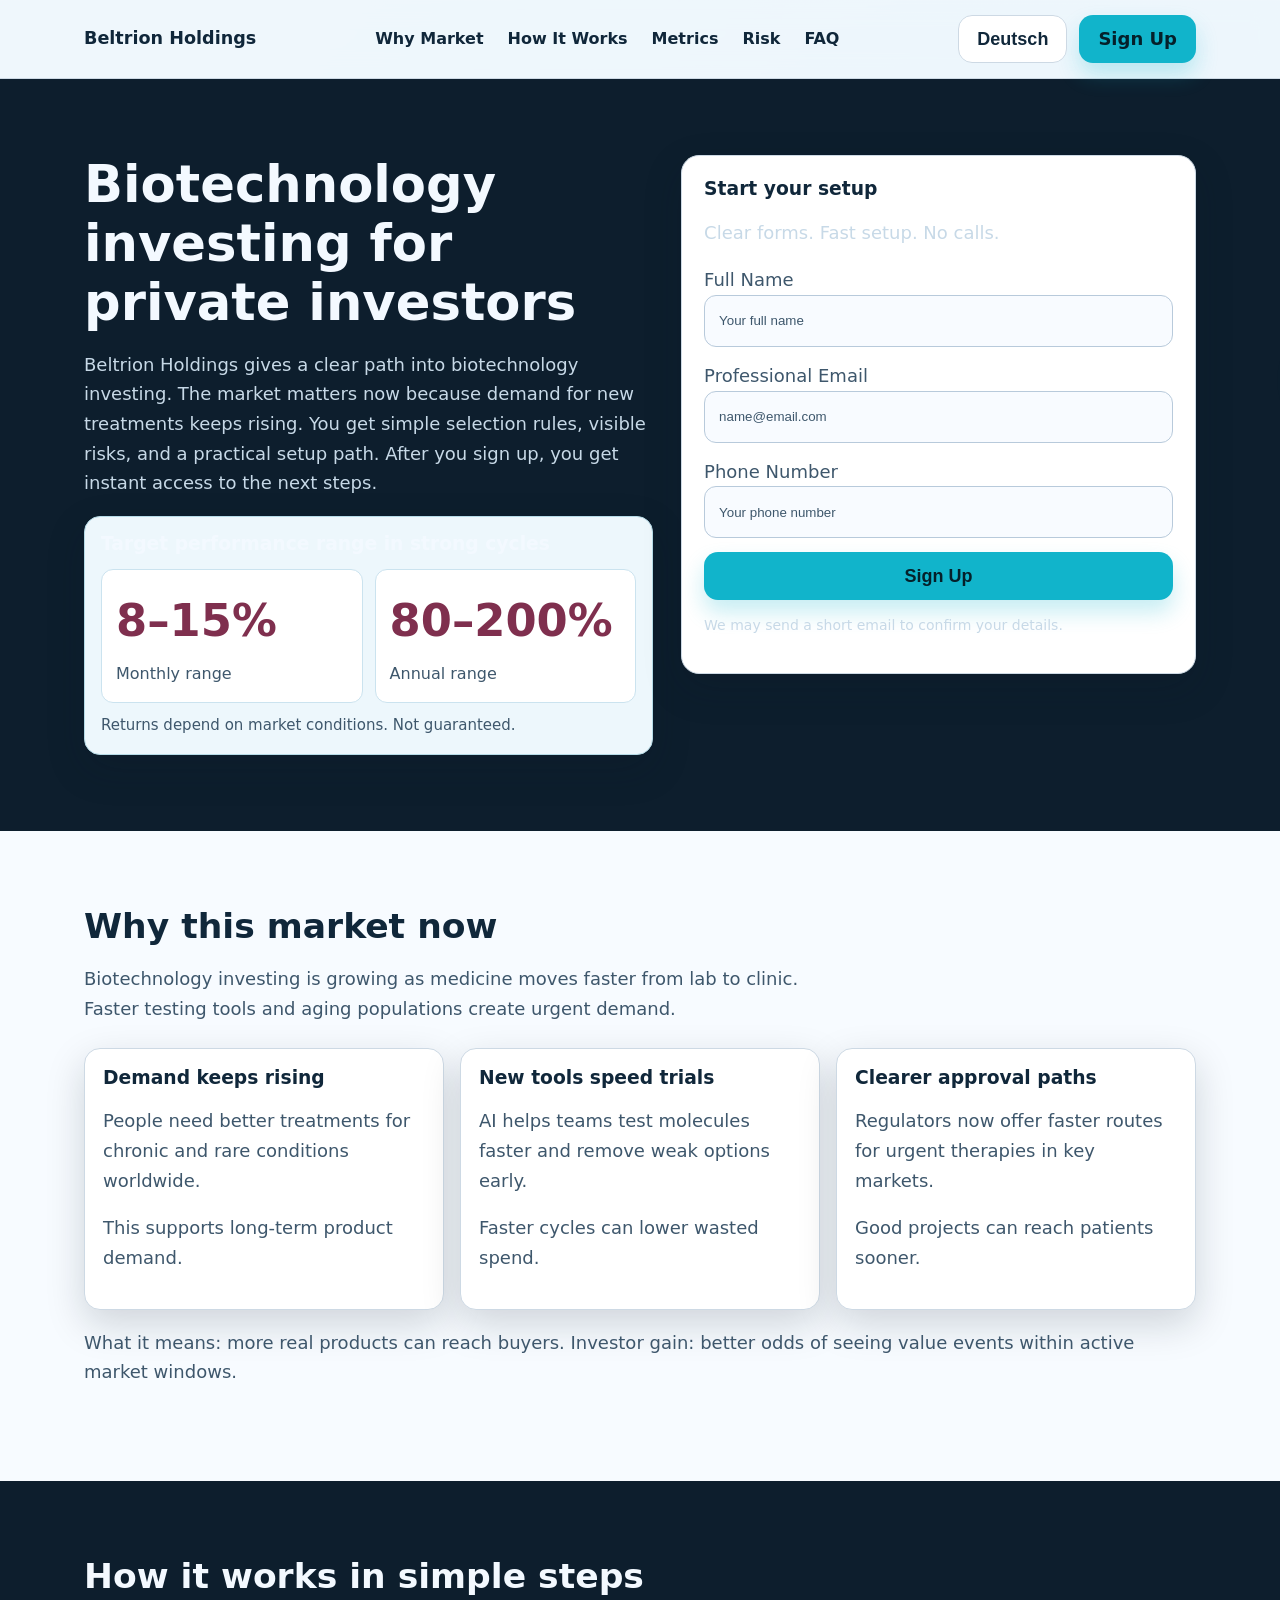
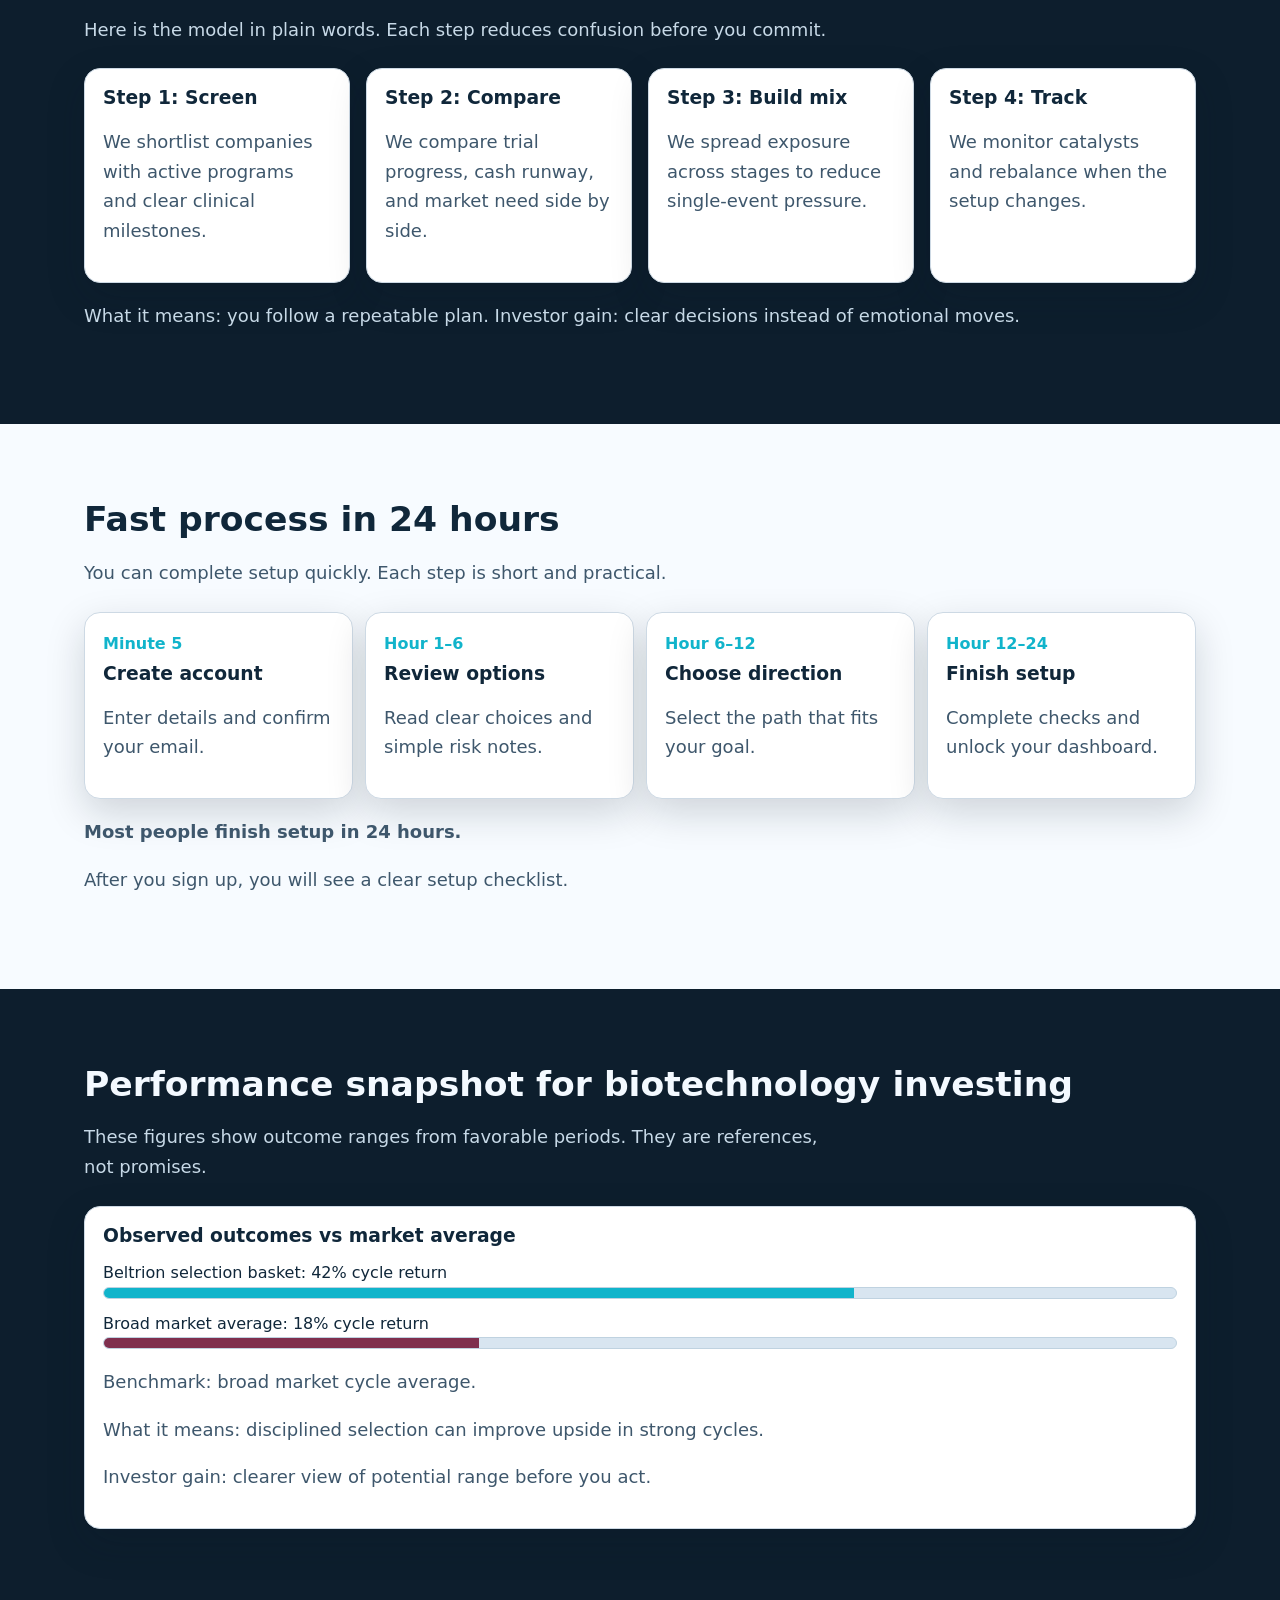
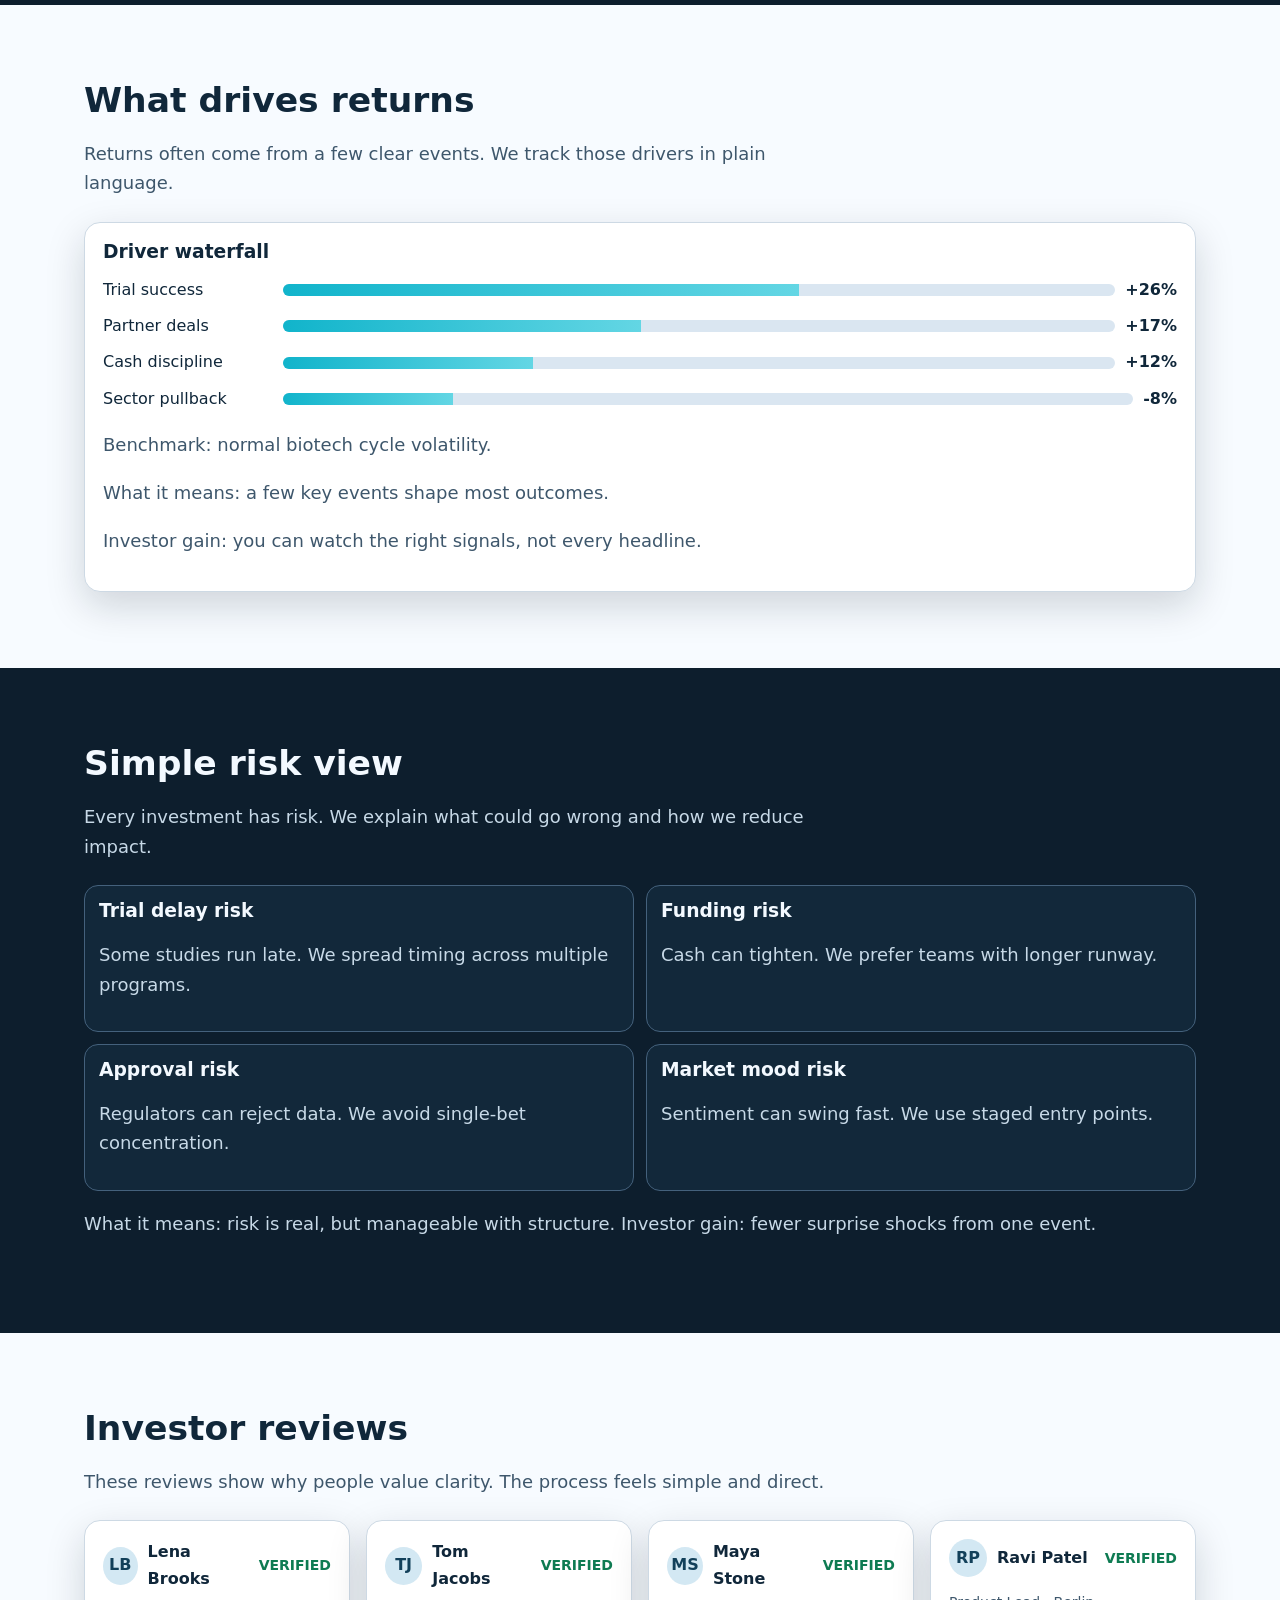
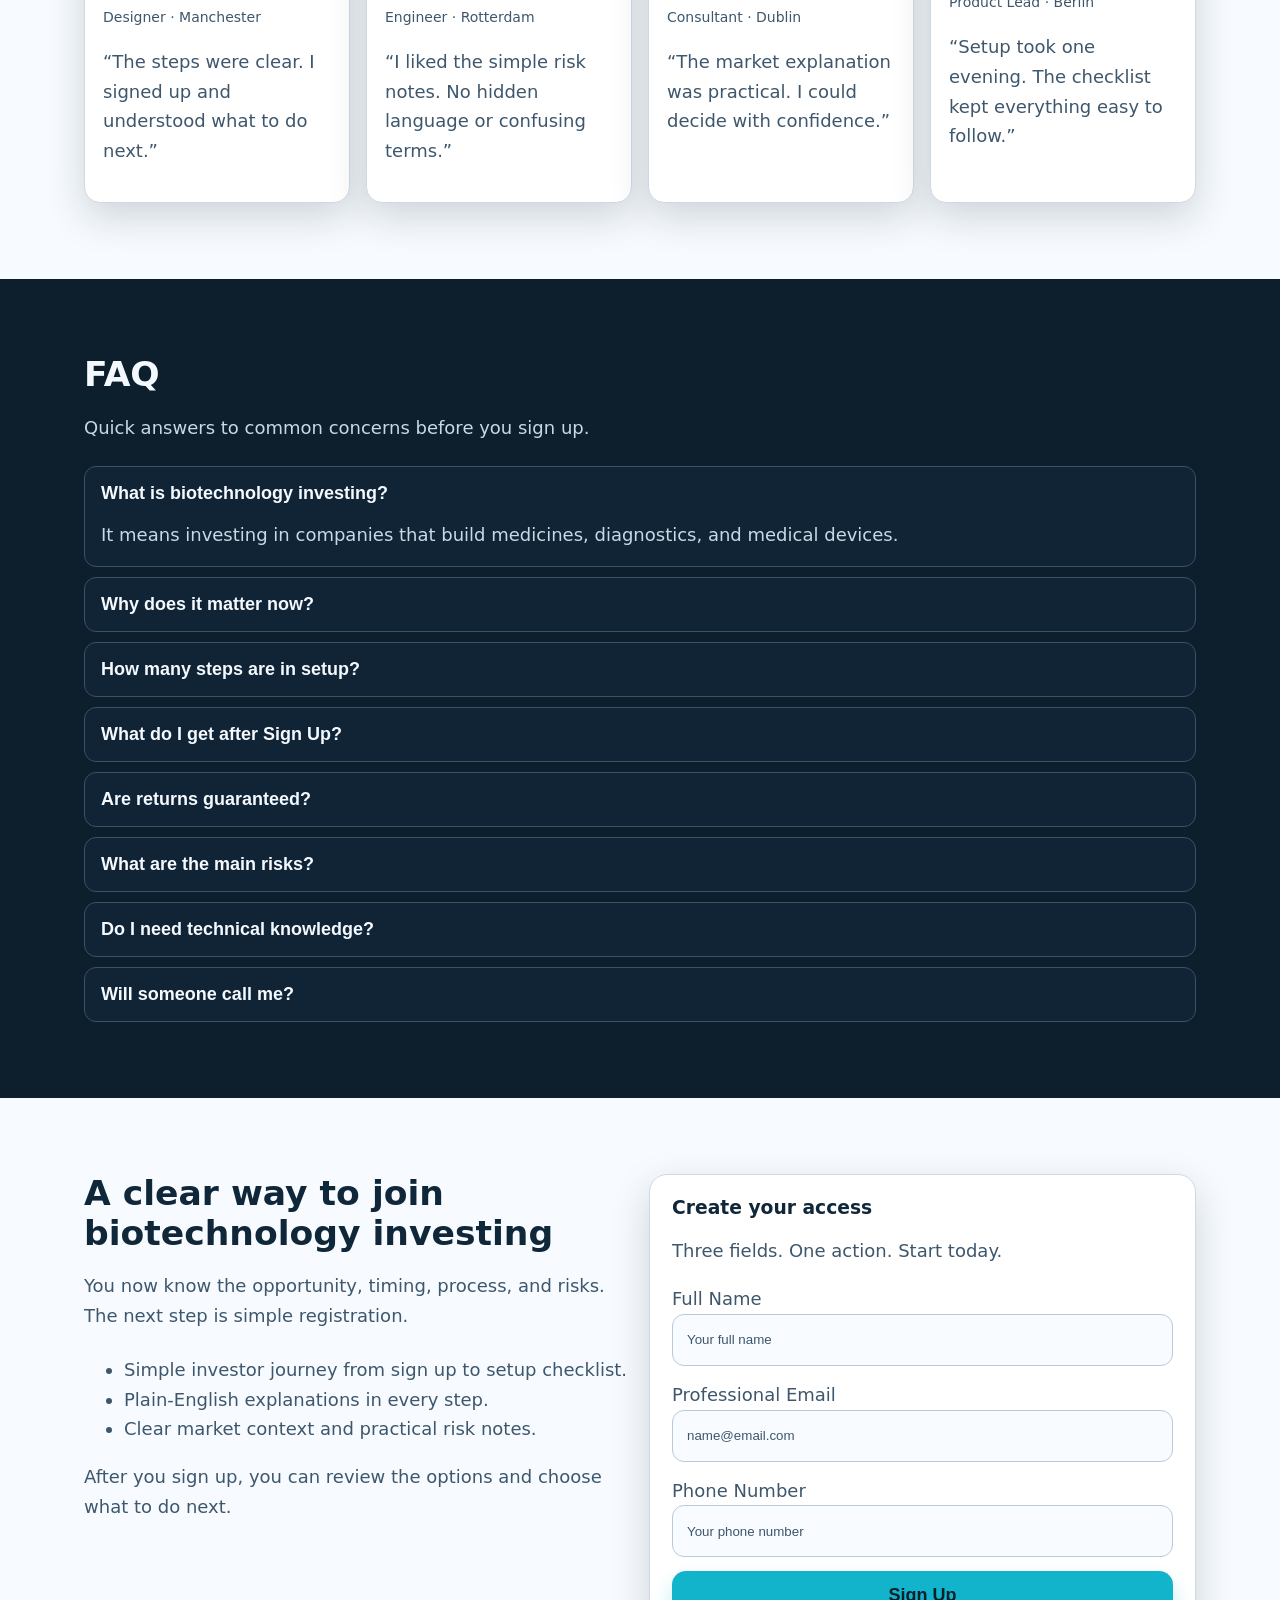
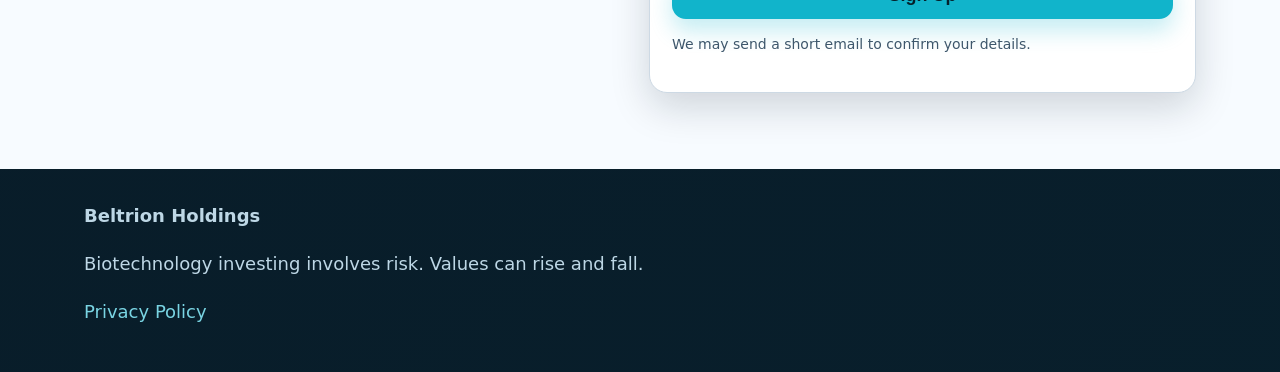
<file: de/index.html>
<!-- DESIGN SEED: 5932 -->
<!doctype html>
<html lang="en">
<head>
  <meta charset="UTF-8" />
  <meta name="viewport" content="width=device-width, initial-scale=1.0" />
  <title>Beltrion Holdings | Biotechnology investing for private investors (Deutsch)</title>
  <meta name="description" content="Beltrion Holdings explains biotechnology investing in simple English with clear steps, risks, and Sign Up guidance for private investors.">
  <link rel="canonical" href="https://beltrionholdings.com/de/index.html">
  <link rel="alternate" hreflang="en" href="https://beltrionholdings.com/index.html">
  <link rel="alternate" hreflang="de" href="https://beltrionholdings.com/de/index.html">
  <link rel="alternate" hreflang="fr" href="https://beltrionholdings.com/fr/index.html">
  <link rel="alternate" hreflang="es" href="https://beltrionholdings.com/es/index.html">
  <link rel="alternate" hreflang="it" href="https://beltrionholdings.com/it/index.html">
  <link rel="alternate" hreflang="tr" href="https://beltrionholdings.com/tr/index.html">
  <link rel="alternate" hreflang="pt" href="https://beltrionholdings.com/pt/index.html">
  <link rel="alternate" hreflang="ja" href="https://beltrionholdings.com/jp/index.html">
  <link rel="alternate" hreflang="sk" href="https://beltrionholdings.com/sk/index.html">
  <link rel="alternate" hreflang="nl-BE" href="https://beltrionholdings.com/be/index.html">
  <meta property="og:title" content="Beltrion Holdings | Biotechnology investing for private investors (Deutsch)">
  <meta property="og:description" content="Beltrion Holdings explains biotechnology investing in simple English with clear steps, risks, and Sign Up guidance for private investors.">
  <meta property="og:type" content="website">
  <meta property="og:url" content="https://beltrionholdings.com/de/index.html">
  <meta name="twitter:card" content="summary_large_image">
  <meta name="twitter:title" content="Beltrion Holdings | Biotechnology investing for private investors (Deutsch)">
  <meta name="twitter:description" content="Beltrion Holdings explains biotechnology investing in simple English with clear steps, risks, and Sign Up guidance for private investors.">
  <link rel="stylesheet" href="../assets/style.css">
  <script type="application/ld+json">{"@context":"https://schema.org","@graph":[{"@type":"Organization","name":"Beltrion Holdings","url":"https://beltrionholdings.com","logo":"https://beltrionholdings.com/assets/img/logo.png"},{"@type":"WebSite","name":"Beltrion Holdings","url":"https://beltrionholdings.com"},{"@type":"FAQPage","mainEntity":[{"@type":"Question","name":"What is biotechnology investing?","acceptedAnswer":{"@type":"Answer","text":"Biotechnology investing means funding companies that build medicines, diagnostics, and medical tools."}},{"@type":"Question","name":"What happens after Sign Up?","acceptedAnswer":{"@type":"Answer","text":"After you sign up, you get instant access to the next steps."}}]},{"@type":"Review","author":{"@type":"Person","name":"Lena Brooks"},"reviewBody":"I understood the process quickly and signed up in one evening.","itemReviewed":{"@type":"Organization","name":"Beltrion Holdings"}}]}</script>
</head>
<body>
<div class="page-bg">
  <div class="mesh"></div>
  <header class="site-header">
    <div class="container header-inner">
      <a class="brand" href="../index.html">Beltrion Holdings</a>
      <nav class="main-nav" aria-label="Main">
        <a href="#market">Why Market</a><a href="#model">How It Works</a><a href="#metrics">Metrics</a><a href="#risk">Risk</a><a href="#faq">FAQ</a>
      </nav>
      <div class="header-right">
        <div class="lang">
          <button class="lang-toggle" aria-label="Open language menu">Deutsch</button>
          <div class="lang-menu">
            <a href="../index.html"><svg class="flag" viewBox="0 0 20 14"><rect width="20" height="14" fill="#012169"/><rect y="6" width="20" height="2" fill="#fff"/></svg>English</a>
            <a href="../de/index.html"><svg class="flag" viewBox="0 0 20 14"><rect width="20" height="14" fill="#000"/><rect y="4.7" width="20" height="4.7" fill="#d00"/><rect y="9.4" width="20" height="4.6" fill="#ffce00"/></svg>Deutsch</a>
            <a href="../fr/index.html"><svg class="flag" viewBox="0 0 20 14"><rect width="6.7" height="14" fill="#0055a4"/><rect x="6.7" width="6.6" height="14" fill="#fff"/><rect x="13.3" width="6.7" height="14" fill="#ef4135"/></svg>Français</a>
            <a href="../es/index.html"><svg class="flag" viewBox="0 0 20 14"><rect width="20" height="14" fill="#c60b1e"/><rect y="4" width="20" height="6" fill="#ffc400"/></svg>Español</a>
            <a href="../it/index.html"><svg class="flag" viewBox="0 0 20 14"><rect width="6.7" height="14" fill="#009246"/><rect x="6.7" width="6.6" height="14" fill="#fff"/><rect x="13.3" width="6.7" height="14" fill="#ce2b37"/></svg>Italiano</a>
            <a href="../tr/index.html"><svg class="flag" viewBox="0 0 20 14"><rect width="20" height="14" fill="#e30a17"/><circle cx="8" cy="7" r="3" fill="#fff"/></svg>Türkçe</a>
            <a href="../pt/index.html"><svg class="flag" viewBox="0 0 20 14"><rect width="8" height="14" fill="#006600"/><rect x="8" width="12" height="14" fill="#ff0000"/></svg>Português</a>
            <a href="../jp/index.html"><svg class="flag" viewBox="0 0 20 14"><rect width="20" height="14" fill="#fff"/><circle cx="10" cy="7" r="3.4" fill="#bc002d"/></svg>日本語</a>
            <a href="../sk/index.html"><svg class="flag" viewBox="0 0 20 14"><rect width="20" height="14" fill="#fff"/><rect y="4.7" width="20" height="4.7" fill="#0b4ea2"/><rect y="9.4" width="20" height="4.6" fill="#ee1c25"/></svg>Slovak</a>
            <a href="../be/index.html"><svg class="flag" viewBox="0 0 20 14"><rect width="6.7" height="14" fill="#000"/><rect x="6.7" width="6.6" height="14" fill="#ffd90c"/><rect x="13.3" width="6.7" height="14" fill="#ef3340"/></svg>Nederlands (BE)</a>
          </div>
        </div>
        <a class="btn btn-primary" href="#signup-final">Sign Up</a>
      </div>
      <button class="btn mobile-toggle" data-open-drawer aria-label="Open menu">☰</button>
    </div>
  </header>

  <div class="drawer-backdrop" data-drawer-backdrop></div>
  <aside class="mobile-drawer" data-drawer>
    <button class="btn btn-ghost" data-close-drawer aria-label="Close menu">✕</button>
    <a href="#market">Why Market</a><a href="#model">How It Works</a><a href="#metrics">Metrics</a><a href="#risk">Risk</a><a href="#faq">FAQ</a>
    <div class="lang">
      <button class="lang-toggle" aria-label="Open language menu">Deutsch</button>
      <div class="lang-menu">
        <a href="../index.html"><svg class="flag" viewBox="0 0 20 14"><rect width="20" height="14" fill="#012169"/></svg>English</a>
        <a href="../de/index.html"><svg class="flag" viewBox="0 0 20 14"><rect width="20" height="14" fill="#000"/></svg>Deutsch</a>
        <a href="../fr/index.html"><svg class="flag" viewBox="0 0 20 14"><rect width="20" height="14" fill="#0055a4"/></svg>Français</a>
        <a href="../es/index.html"><svg class="flag" viewBox="0 0 20 14"><rect width="20" height="14" fill="#c60b1e"/></svg>Español</a>
        <a href="../it/index.html"><svg class="flag" viewBox="0 0 20 14"><rect width="20" height="14" fill="#009246"/></svg>Italiano</a>
        <a href="../tr/index.html"><svg class="flag" viewBox="0 0 20 14"><rect width="20" height="14" fill="#e30a17"/></svg>Türkçe</a>
        <a href="../pt/index.html"><svg class="flag" viewBox="0 0 20 14"><rect width="20" height="14" fill="#006600"/></svg>Português</a>
        <a href="../jp/index.html"><svg class="flag" viewBox="0 0 20 14"><rect width="20" height="14" fill="#fff"/></svg>日本語</a>
        <a href="../sk/index.html"><svg class="flag" viewBox="0 0 20 14"><rect width="20" height="14" fill="#0b4ea2"/></svg>Slovak</a>
        <a href="../be/index.html"><svg class="flag" viewBox="0 0 20 14"><rect width="20" height="14" fill="#ffd90c"/></svg>Nederlands (BE)</a>
      </div>
    </div>
    <a class="btn btn-primary" href="#signup-final">Sign Up</a>
  </aside>

  <main>
    <section class="section dark" id="hero">
      <div class="container hero-grid reveal">
        <div>
          <h1>Biotechnology investing for private investors</h1>
          <p>Beltrion Holdings gives a clear path into biotechnology investing. The market matters now because demand for new treatments keeps rising. You get simple selection rules, visible risks, and a practical setup path. After you sign up, you get instant access to the next steps.</p>
          <div class="performance-panel">
            <h3>Target performance range in strong cycles</h3>
            <div class="performance-grid">
              <div class="perf-box"><div class="perf-num">8–15%</div><div class="perf-label">Monthly range</div></div>
              <div class="perf-box"><div class="perf-num">80–200%</div><div class="perf-label">Annual range</div></div>
            </div>
            <div class="perf-disclaimer">Returns depend on market conditions. Not guaranteed.</div>
          </div>
        </div>
        <form class="form-card" aria-label="Hero sign up form">
          <h3 class="form-title">Start your setup</h3>
          <p class="form-sub">Clear forms. Fast setup. No calls.</p>
          <div class="form-stack">
            <label>Full Name<input required placeholder="Your full name"></label>
            <label>Professional Email<input required type="email" placeholder="name@email.com"></label>
            <label>Phone Number<input required type="tel" placeholder="Your phone number"></label>
            <button class="btn btn-primary" type="submit">Sign Up</button>
          </div>
          <p class="mini form-note">We may send a short email to confirm your details.</p>
        </form>
      </div>
    </section>

    <section class="section light" id="market"><div class="container reveal"><h2>Why this market now</h2><p class="intro">Biotechnology investing is growing as medicine moves faster from lab to clinic. Faster testing tools and aging populations create urgent demand.</p>
      <div class="card-grid"><article class="card"><h3>Demand keeps rising</h3><p>People need better treatments for chronic and rare conditions worldwide.</p><p class="muted">This supports long-term product demand.</p></article><article class="card"><h3>New tools speed trials</h3><p>AI helps teams test molecules faster and remove weak options early.</p><p class="muted">Faster cycles can lower wasted spend.</p></article><article class="card"><h3>Clearer approval paths</h3><p>Regulators now offer faster routes for urgent therapies in key markets.</p><p class="muted">Good projects can reach patients sooner.</p></article></div>
      <p>What it means: more real products can reach buyers. Investor gain: better odds of seeing value events within active market windows.</p></div></section>

    <section class="section dark" id="model"><div class="container reveal"><h2>How it works in simple steps</h2><p class="intro">Here is the model in plain words. Each step reduces confusion before you commit.</p><div class="card-grid"><article class="card"><h3>Step 1: Screen</h3><p>We shortlist companies with active programs and clear clinical milestones.</p></article><article class="card"><h3>Step 2: Compare</h3><p>We compare trial progress, cash runway, and market need side by side.</p></article><article class="card"><h3>Step 3: Build mix</h3><p>We spread exposure across stages to reduce single-event pressure.</p></article><article class="card"><h3>Step 4: Track</h3><p>We monitor catalysts and rebalance when the setup changes.</p></article></div><p>What it means: you follow a repeatable plan. Investor gain: clear decisions instead of emotional moves.</p></div></section>

    <section class="section light" id="process"><div class="container reveal"><h2>Fast process in 24 hours</h2><p class="intro">You can complete setup quickly. Each step is short and practical.</p><div class="process"><article class="card"><div class="step-time">Minute 5</div><h3>Create account</h3><p>Enter details and confirm your email.</p></article><article class="card"><div class="step-time">Hour 1–6</div><h3>Review options</h3><p>Read clear choices and simple risk notes.</p></article><article class="card"><div class="step-time">Hour 6–12</div><h3>Choose direction</h3><p>Select the path that fits your goal.</p></article><article class="card"><div class="step-time">Hour 12–24</div><h3>Finish setup</h3><p>Complete checks and unlock your dashboard.</p></article></div><p><strong>Most people finish setup in 24 hours.</strong></p><p>After you sign up, you will see a clear setup checklist.</p></div></section>

    <section class="section dark" id="metrics"><div class="container reveal"><h2>Performance snapshot for biotechnology investing</h2><p class="intro">These figures show outcome ranges from favorable periods. They are references, not promises.</p><div class="viz-card card metric-compare"><h3>Observed outcomes vs market average</h3><div class="row"><div>Beltrion selection basket: 42% cycle return</div><div class="track"><div class="fill-a" style="--w:70%"></div></div></div><div class="row"><div>Broad market average: 18% cycle return</div><div class="track"><div class="fill-b" style="--w:35%"></div></div></div><p>Benchmark: broad market cycle average.</p><p>What it means: disciplined selection can improve upside in strong cycles.</p><p>Investor gain: clearer view of potential range before you act.</p></div></div></section>

    <section class="section light" id="insights"><div class="container reveal"><h2>What drives returns</h2><p class="intro">Returns often come from a few clear events. We track those drivers in plain language.</p><div class="viz-card card"><h3>Driver waterfall</h3><div class="waterfall"><div class="water-row"><span>Trial success</span><div class="water-bar"><span style="--w:62%"></span></div><strong>+26%</strong></div><div class="water-row"><span>Partner deals</span><div class="water-bar"><span style="--w:43%"></span></div><strong>+17%</strong></div><div class="water-row"><span>Cash discipline</span><div class="water-bar"><span style="--w:30%"></span></div><strong>+12%</strong></div><div class="water-row"><span>Sector pullback</span><div class="water-bar"><span style="--w:20%"></span></div><strong>-8%</strong></div></div><p>Benchmark: normal biotech cycle volatility.</p><p>What it means: a few key events shape most outcomes.</p><p>Investor gain: you can watch the right signals, not every headline.</p></div></div></section>

    <section class="section dark" id="risk"><div class="container reveal"><h2>Simple risk view</h2><p class="intro">Every investment has risk. We explain what could go wrong and how we reduce impact.</p><div class="risk-matrix"><article class="matrix-cell"><h3>Trial delay risk</h3><p>Some studies run late. We spread timing across multiple programs.</p></article><article class="matrix-cell"><h3>Funding risk</h3><p>Cash can tighten. We prefer teams with longer runway.</p></article><article class="matrix-cell"><h3>Approval risk</h3><p>Regulators can reject data. We avoid single-bet concentration.</p></article><article class="matrix-cell"><h3>Market mood risk</h3><p>Sentiment can swing fast. We use staged entry points.</p></article></div><p>What it means: risk is real, but manageable with structure. Investor gain: fewer surprise shocks from one event.</p></div></section>

    <section class="section light" id="reviews"><div class="container reveal"><h2>Investor reviews</h2><p class="intro">These reviews show why people value clarity. The process feels simple and direct.</p><div class="card-grid"><article class="review-card"><div class="review-head"><div class="avatar">LB</div><strong>Lena Brooks</strong><span class="verified">VERIFIED</span></div><p class="mini">Designer · Manchester</p><p>“The steps were clear. I signed up and understood what to do next.”</p></article><article class="review-card"><div class="review-head"><div class="avatar">TJ</div><strong>Tom Jacobs</strong><span class="verified">VERIFIED</span></div><p class="mini">Engineer · Rotterdam</p><p>“I liked the simple risk notes. No hidden language or confusing terms.”</p></article><article class="review-card"><div class="review-head"><div class="avatar">MS</div><strong>Maya Stone</strong><span class="verified">VERIFIED</span></div><p class="mini">Consultant · Dublin</p><p>“The market explanation was practical. I could decide with confidence.”</p></article><article class="review-card"><div class="review-head"><div class="avatar">RP</div><strong>Ravi Patel</strong><span class="verified">VERIFIED</span></div><p class="mini">Product Lead · Berlin</p><p>“Setup took one evening. The checklist kept everything easy to follow.”</p></article></div></div></section>

    <section class="section dark" id="faq"><div class="container reveal"><h2>FAQ</h2><p class="intro">Quick answers to common concerns before you sign up.</p><div class="faq-list"><article class="faq-item open"><button class="faq-q">What is biotechnology investing?</button><div class="faq-answer">It means investing in companies that build medicines, diagnostics, and medical devices.</div></article><article class="faq-item"><button class="faq-q">Why does it matter now?</button><div class="faq-answer">Aging populations and faster science tools are raising demand for new treatments.</div></article><article class="faq-item"><button class="faq-q">How many steps are in setup?</button><div class="faq-answer">Four short steps, and most people finish setup in 24 hours.</div></article><article class="faq-item"><button class="faq-q">What do I get after Sign Up?</button><div class="faq-answer">After you sign up, you can review the options and choose what to do next.</div></article><article class="faq-item"><button class="faq-q">Are returns guaranteed?</button><div class="faq-answer">No. Returns depend on market conditions and can vary widely.</div></article><article class="faq-item"><button class="faq-q">What are the main risks?</button><div class="faq-answer">Trial delays, approval setbacks, and broad market pullbacks are key risks.</div></article><article class="faq-item"><button class="faq-q">Do I need technical knowledge?</button><div class="faq-answer">No. We explain each step in plain English with short notes.</div></article><article class="faq-item"><button class="faq-q">Will someone call me?</button><div class="faq-answer">No calls. We may send a short email to confirm your details.</div></article></div></div></section>

    <section class="section light" id="signup-final"><div class="container cta-wrap reveal"><div><h2>A clear way to join biotechnology investing</h2><p class="intro">You now know the opportunity, timing, process, and risks. The next step is simple registration.</p><ul><li>Simple investor journey from sign up to setup checklist.</li><li>Plain-English explanations in every step.</li><li>Clear market context and practical risk notes.</li></ul><p>After you sign up, you can review the options and choose what to do next.</p></div><form class="form-card" aria-label="Final sign up form"><h3>Create your access</h3><p class="form-sub">Three fields. One action. Start today.</p><div class="form-stack"><label>Full Name<input required placeholder="Your full name"></label><label>Professional Email<input required type="email" placeholder="name@email.com"></label><label>Phone Number<input required type="tel" placeholder="Your phone number"></label><button class="btn btn-primary" type="submit">Sign Up</button></div><p class="mini form-note">We may send a short email to confirm your details.</p></form></div></section>
  </main>

  <footer class="site-footer"><div class="container"><strong>Beltrion Holdings</strong><p>Biotechnology investing involves risk. Values can rise and fall.</p><a href="#" data-open-privacy>Privacy Policy</a></div></footer>
</div>

<div class="modal" data-modal>
  <div class="modal-panel" role="dialog" aria-modal="true" aria-label="Privacy Policy">
    <button class="close-x" data-close-modal aria-label="Close privacy modal">×</button>
    <h2>Privacy Policy</h2>
    <p><strong>Introduction:</strong> We explain what data we use and why in clear words.</p>
    <p><strong>Data collection:</strong> We collect name, email, phone, and basic site usage data.</p>
    <p><strong>Legal basis:</strong> We process data to run the service and meet legal duties.</p>
    <p><strong>Cookies:</strong> Cookies help with security, settings, and basic analytics.</p>
    <p><strong>Retention:</strong> We keep data only as long as needed for service and law.</p>
    <p><strong>Third-party sharing:</strong> We share limited data with hosting and email providers.</p>
    <p><strong>Security:</strong> We use access controls and encrypted transfer where available.</p>
    <p><strong>User rights:</strong> You can ask to access, correct, or delete your personal data.</p>
    <p><strong>International transfers:</strong> Data may be processed in other countries with safeguards.</p>
    <p><strong>Industry risk disclosure:</strong> Investment-related content is informational and not guaranteed results.</p>
    <p><strong>Contact:</strong> privacy@beltrionholdings.com</p>
    <div class="modal-footer"><button class="btn btn-ghost" data-close-modal>Close</button></div>
  </div>
</div>

<script src="../assets/app.js" defer></script>
</body>
</html>
</file>
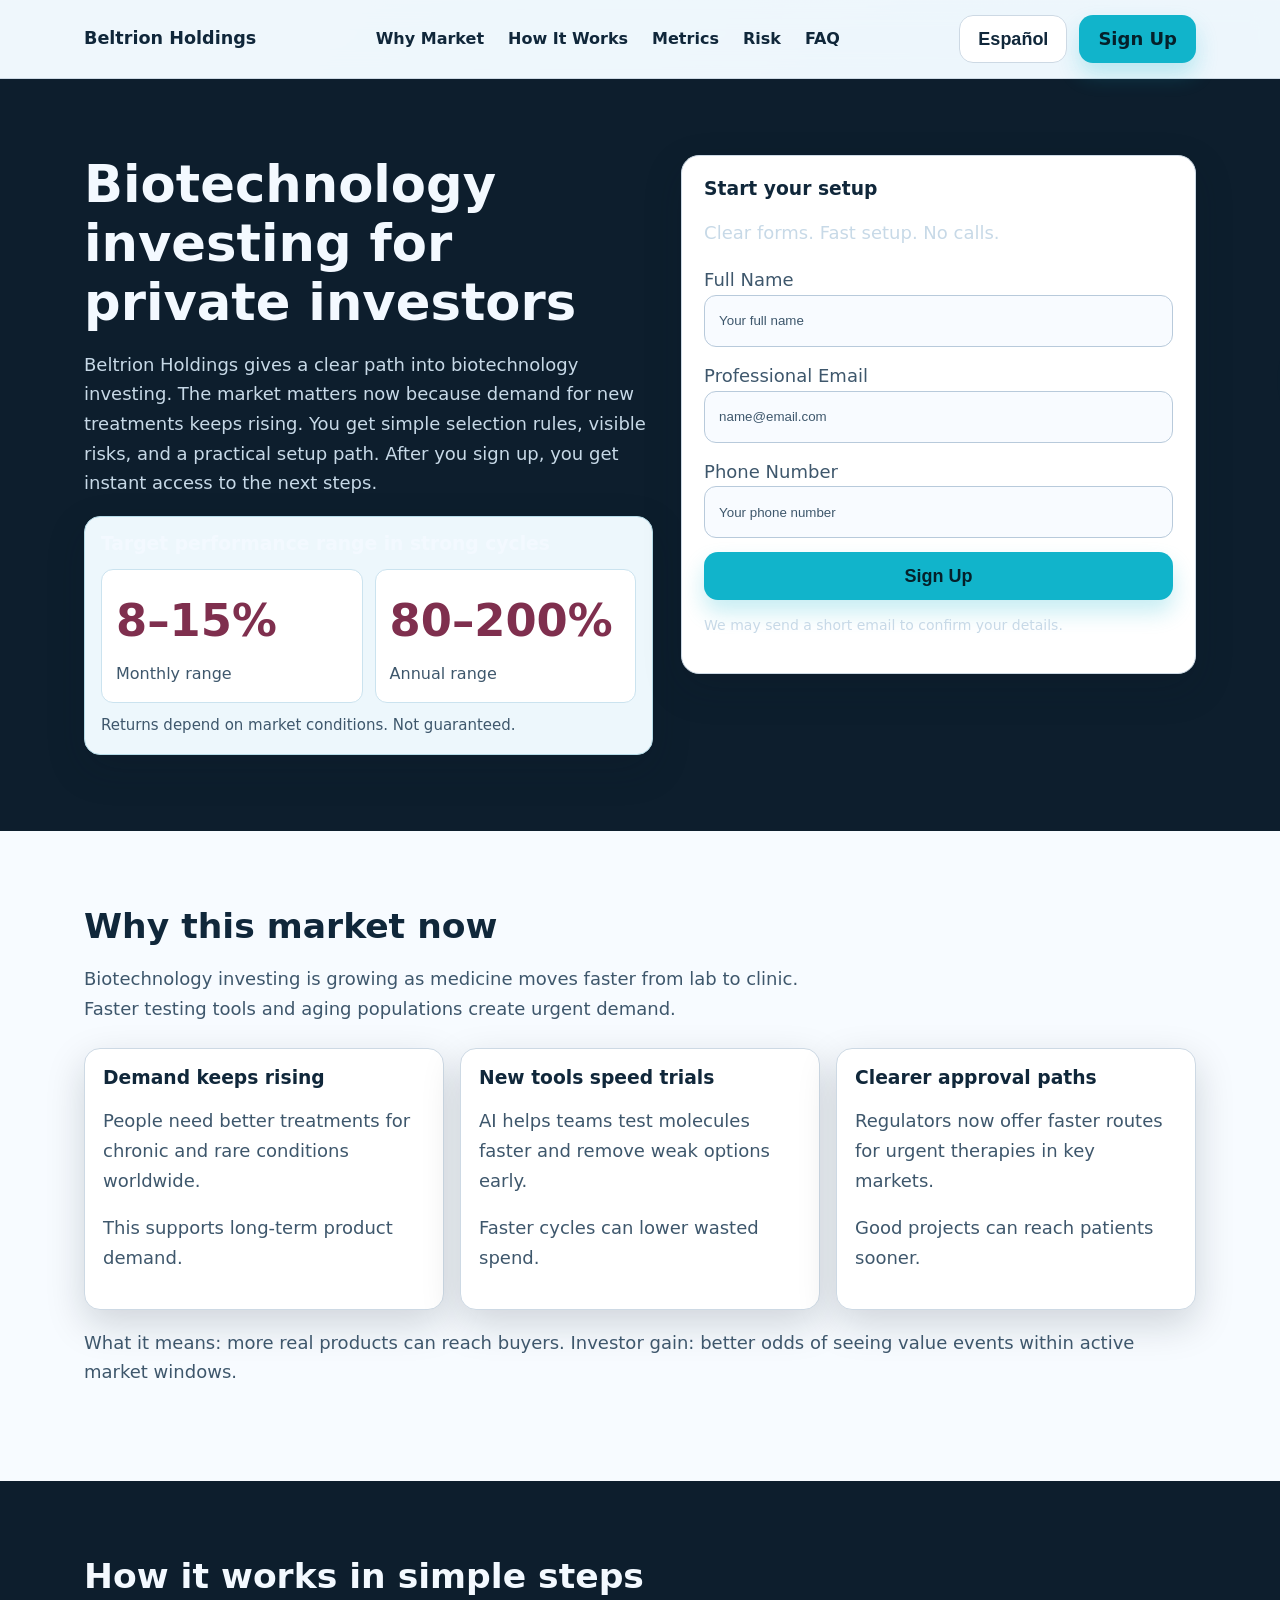
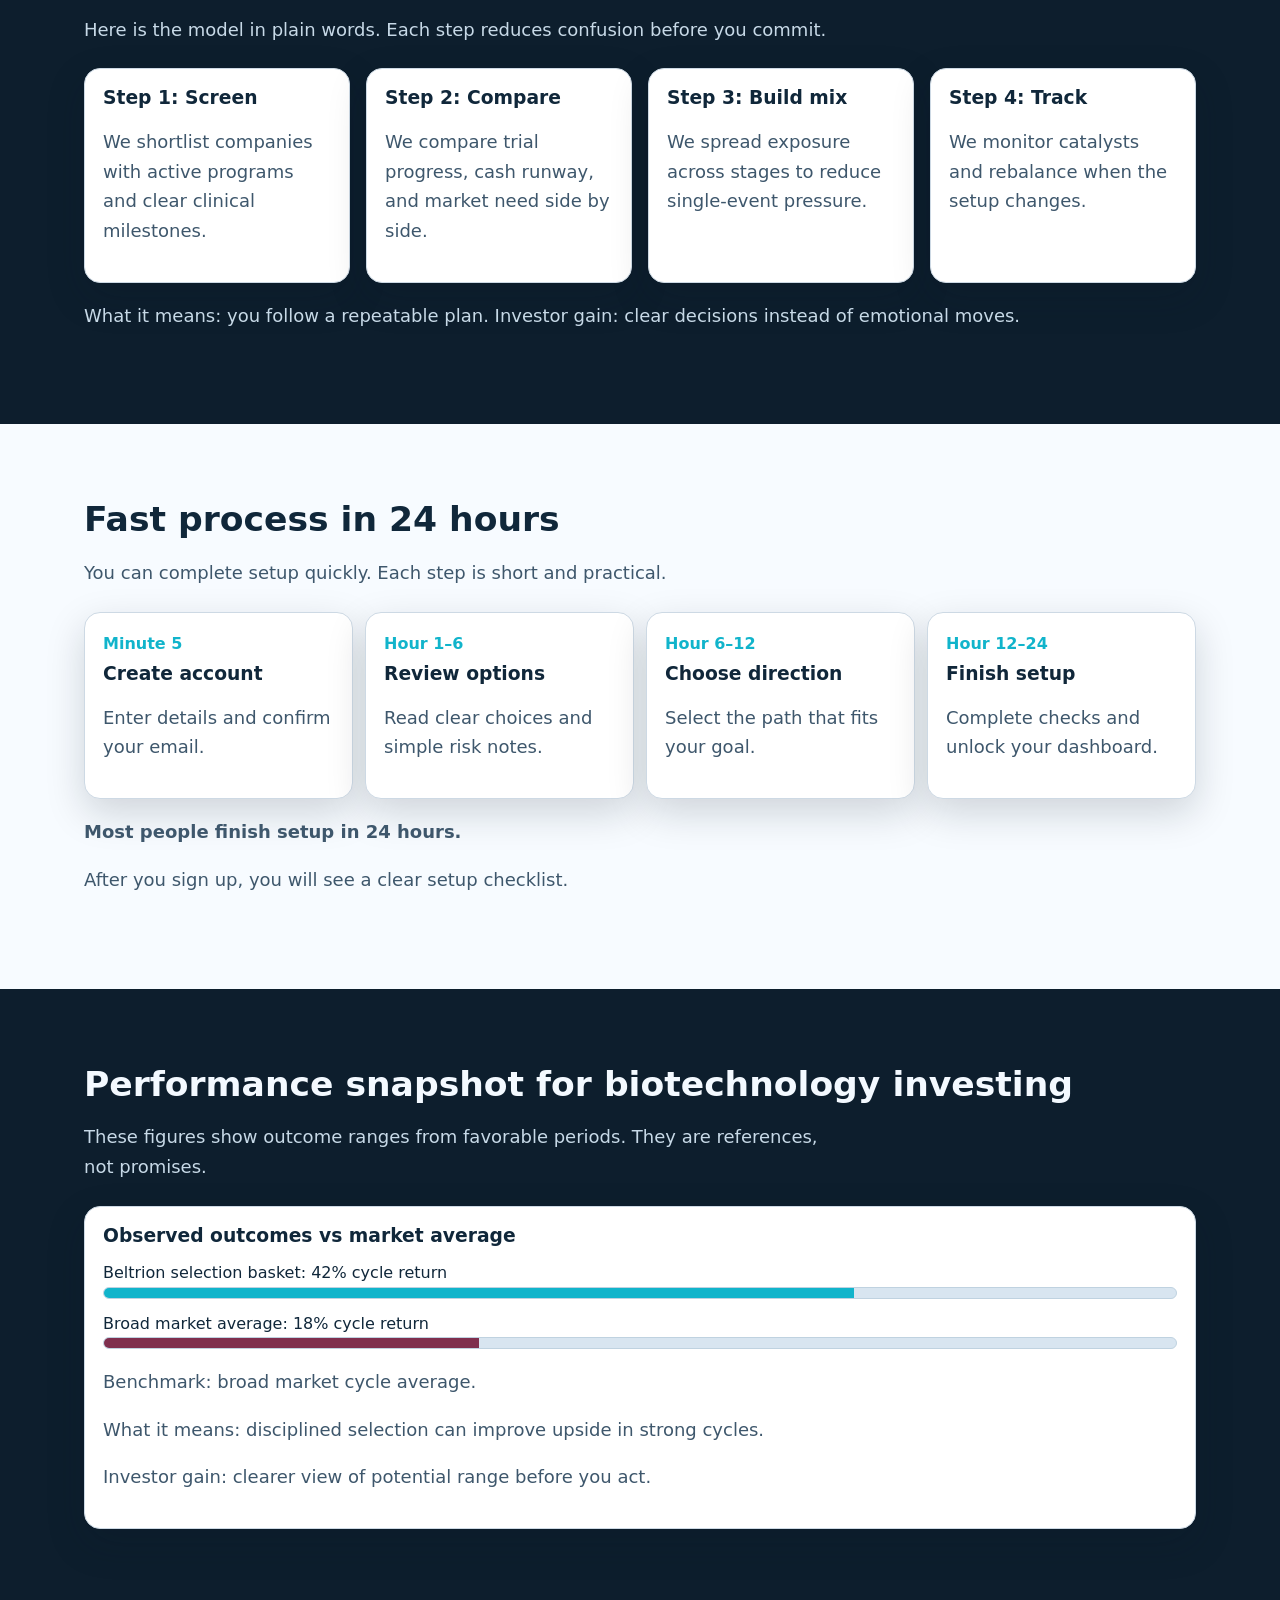
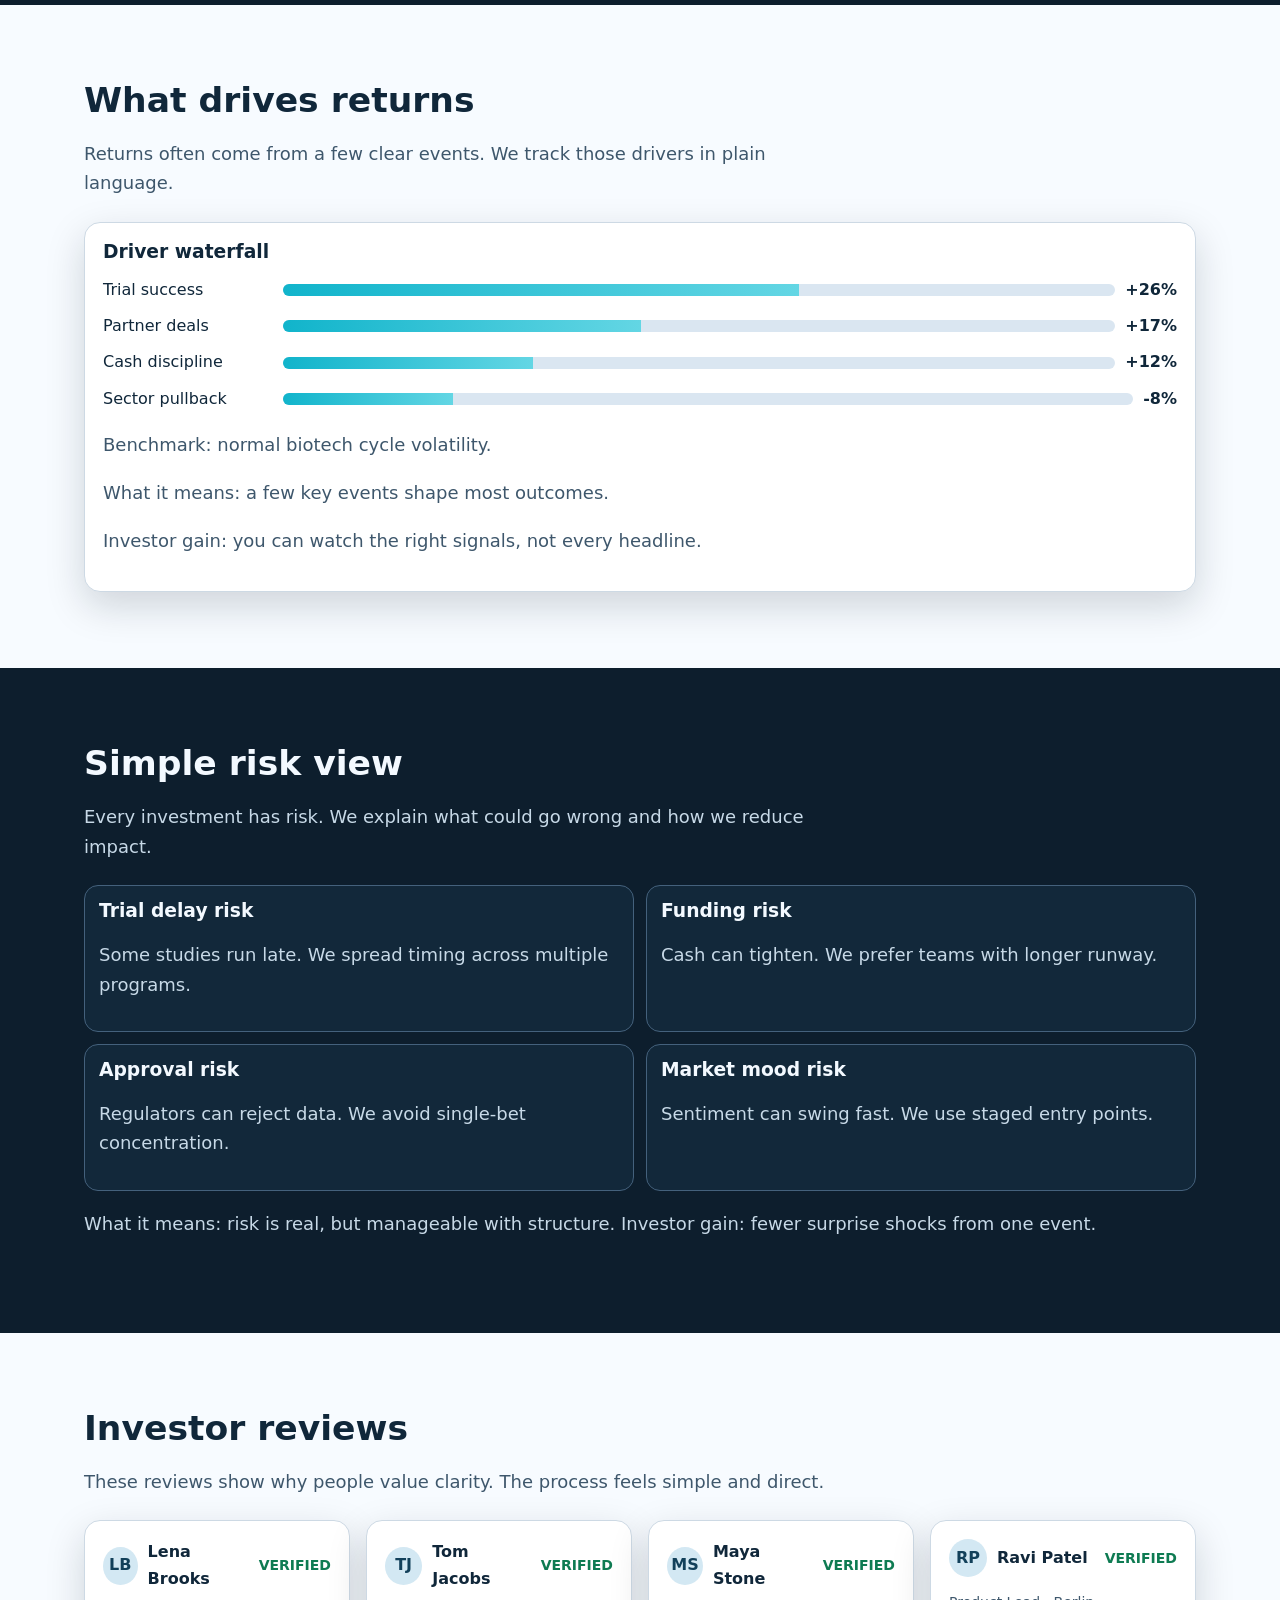
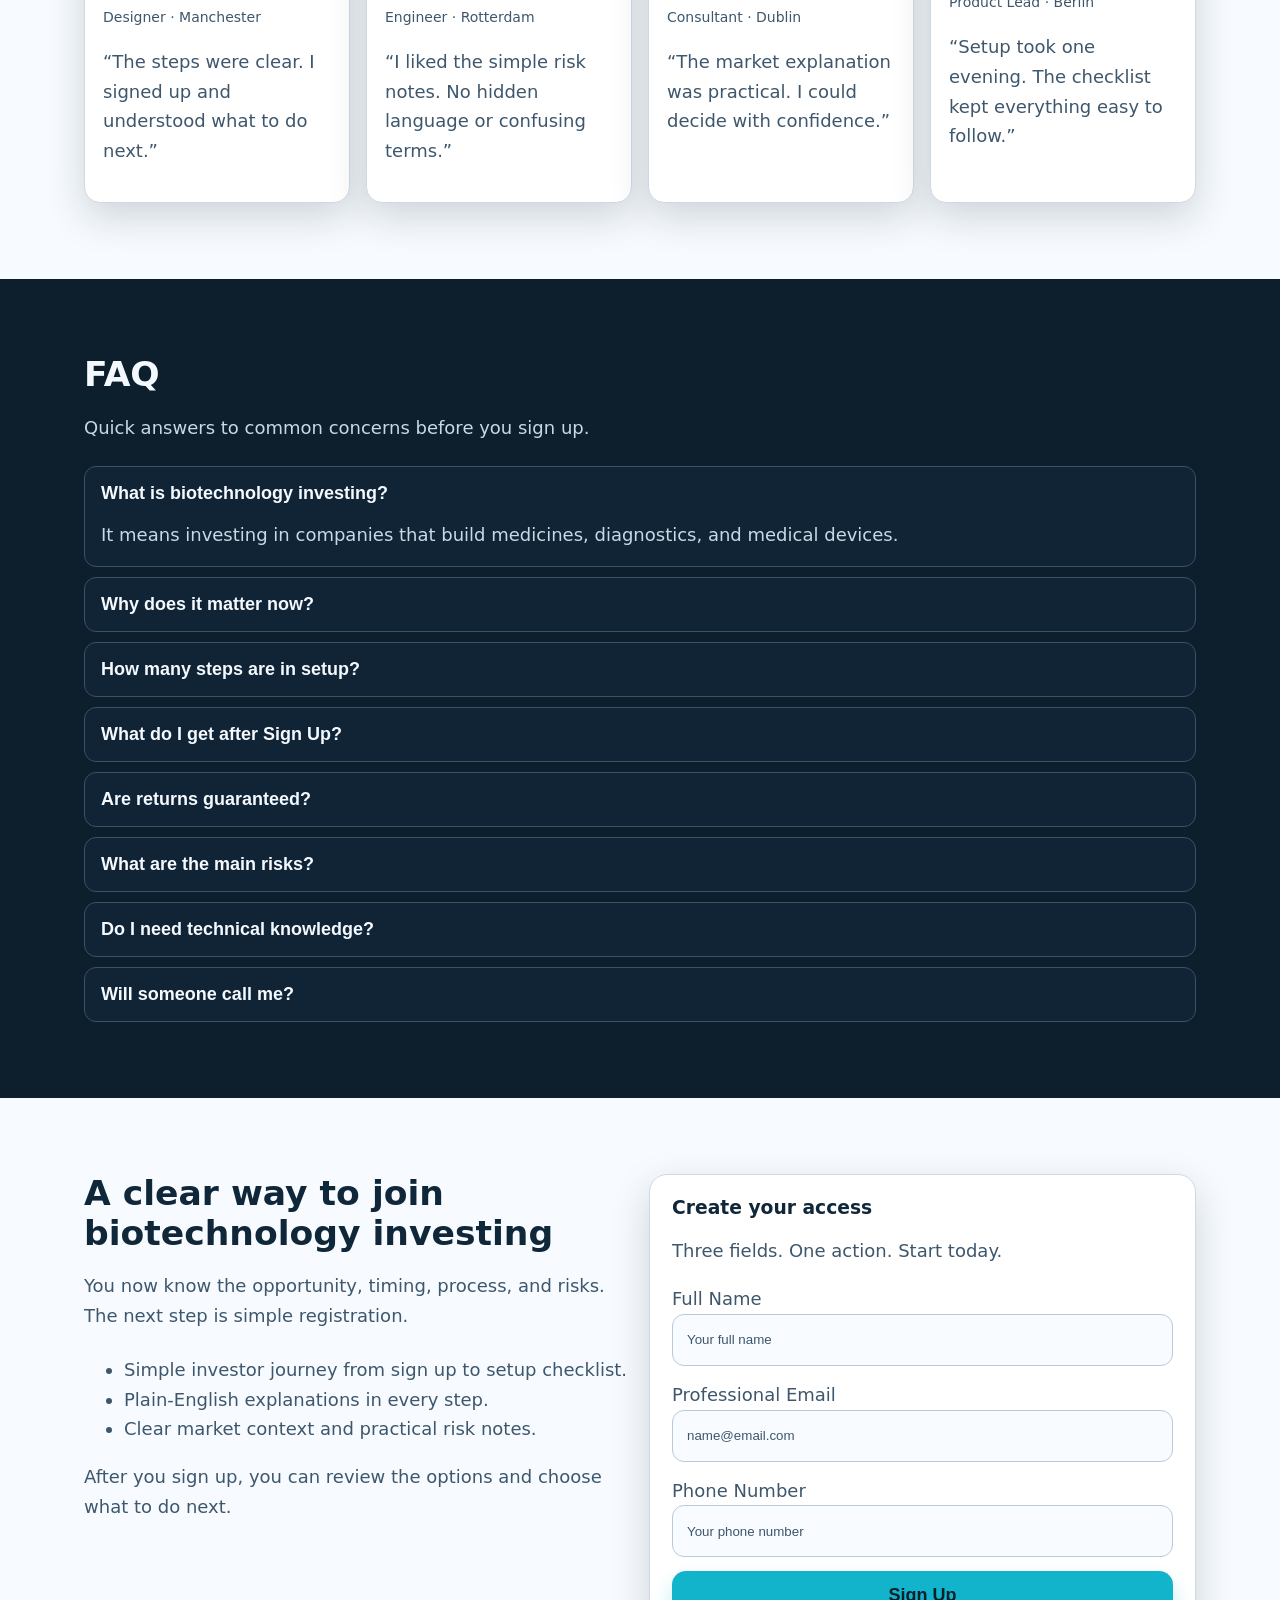
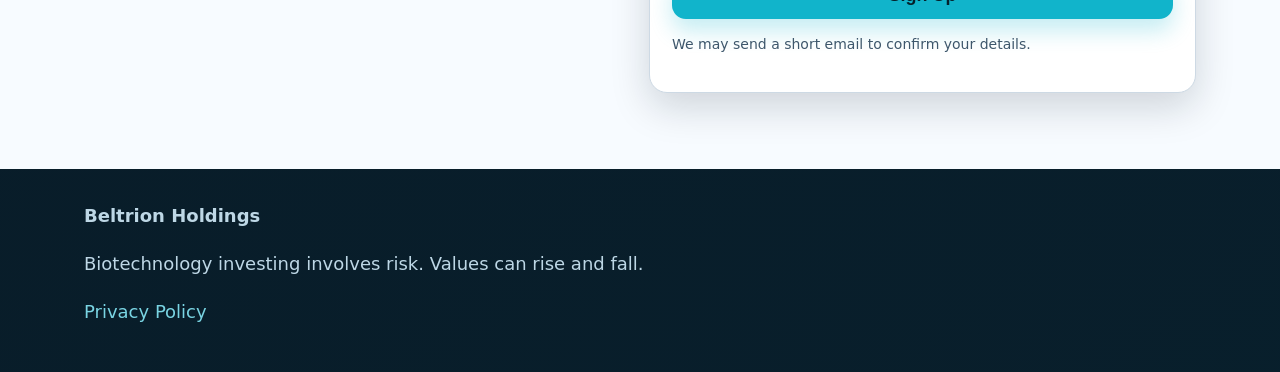
<file: es/index.html>
<!-- DESIGN SEED: 5932 -->
<!doctype html>
<html lang="en">
<head>
  <meta charset="UTF-8" />
  <meta name="viewport" content="width=device-width, initial-scale=1.0" />
  <title>Beltrion Holdings | Biotechnology investing for private investors (Español)</title>
  <meta name="description" content="Beltrion Holdings explains biotechnology investing in simple English with clear steps, risks, and Sign Up guidance for private investors.">
  <link rel="canonical" href="https://beltrionholdings.com/es/index.html">
  <link rel="alternate" hreflang="en" href="https://beltrionholdings.com/index.html">
  <link rel="alternate" hreflang="de" href="https://beltrionholdings.com/de/index.html">
  <link rel="alternate" hreflang="fr" href="https://beltrionholdings.com/fr/index.html">
  <link rel="alternate" hreflang="es" href="https://beltrionholdings.com/es/index.html">
  <link rel="alternate" hreflang="it" href="https://beltrionholdings.com/it/index.html">
  <link rel="alternate" hreflang="tr" href="https://beltrionholdings.com/tr/index.html">
  <link rel="alternate" hreflang="pt" href="https://beltrionholdings.com/pt/index.html">
  <link rel="alternate" hreflang="ja" href="https://beltrionholdings.com/jp/index.html">
  <link rel="alternate" hreflang="sk" href="https://beltrionholdings.com/sk/index.html">
  <link rel="alternate" hreflang="nl-BE" href="https://beltrionholdings.com/be/index.html">
  <meta property="og:title" content="Beltrion Holdings | Biotechnology investing for private investors (Español)">
  <meta property="og:description" content="Beltrion Holdings explains biotechnology investing in simple English with clear steps, risks, and Sign Up guidance for private investors.">
  <meta property="og:type" content="website">
  <meta property="og:url" content="https://beltrionholdings.com/es/index.html">
  <meta name="twitter:card" content="summary_large_image">
  <meta name="twitter:title" content="Beltrion Holdings | Biotechnology investing for private investors (Español)">
  <meta name="twitter:description" content="Beltrion Holdings explains biotechnology investing in simple English with clear steps, risks, and Sign Up guidance for private investors.">
  <link rel="stylesheet" href="../assets/style.css">
  <script type="application/ld+json">{"@context":"https://schema.org","@graph":[{"@type":"Organization","name":"Beltrion Holdings","url":"https://beltrionholdings.com","logo":"https://beltrionholdings.com/assets/img/logo.png"},{"@type":"WebSite","name":"Beltrion Holdings","url":"https://beltrionholdings.com"},{"@type":"FAQPage","mainEntity":[{"@type":"Question","name":"What is biotechnology investing?","acceptedAnswer":{"@type":"Answer","text":"Biotechnology investing means funding companies that build medicines, diagnostics, and medical tools."}},{"@type":"Question","name":"What happens after Sign Up?","acceptedAnswer":{"@type":"Answer","text":"After you sign up, you get instant access to the next steps."}}]},{"@type":"Review","author":{"@type":"Person","name":"Lena Brooks"},"reviewBody":"I understood the process quickly and signed up in one evening.","itemReviewed":{"@type":"Organization","name":"Beltrion Holdings"}}]}</script>
</head>
<body>
<div class="page-bg">
  <div class="mesh"></div>
  <header class="site-header">
    <div class="container header-inner">
      <a class="brand" href="../index.html">Beltrion Holdings</a>
      <nav class="main-nav" aria-label="Main">
        <a href="#market">Why Market</a><a href="#model">How It Works</a><a href="#metrics">Metrics</a><a href="#risk">Risk</a><a href="#faq">FAQ</a>
      </nav>
      <div class="header-right">
        <div class="lang">
          <button class="lang-toggle" aria-label="Open language menu">Español</button>
          <div class="lang-menu">
            <a href="../index.html"><svg class="flag" viewBox="0 0 20 14"><rect width="20" height="14" fill="#012169"/><rect y="6" width="20" height="2" fill="#fff"/></svg>English</a>
            <a href="../de/index.html"><svg class="flag" viewBox="0 0 20 14"><rect width="20" height="14" fill="#000"/><rect y="4.7" width="20" height="4.7" fill="#d00"/><rect y="9.4" width="20" height="4.6" fill="#ffce00"/></svg>Deutsch</a>
            <a href="../fr/index.html"><svg class="flag" viewBox="0 0 20 14"><rect width="6.7" height="14" fill="#0055a4"/><rect x="6.7" width="6.6" height="14" fill="#fff"/><rect x="13.3" width="6.7" height="14" fill="#ef4135"/></svg>Français</a>
            <a href="../es/index.html"><svg class="flag" viewBox="0 0 20 14"><rect width="20" height="14" fill="#c60b1e"/><rect y="4" width="20" height="6" fill="#ffc400"/></svg>Español</a>
            <a href="../it/index.html"><svg class="flag" viewBox="0 0 20 14"><rect width="6.7" height="14" fill="#009246"/><rect x="6.7" width="6.6" height="14" fill="#fff"/><rect x="13.3" width="6.7" height="14" fill="#ce2b37"/></svg>Italiano</a>
            <a href="../tr/index.html"><svg class="flag" viewBox="0 0 20 14"><rect width="20" height="14" fill="#e30a17"/><circle cx="8" cy="7" r="3" fill="#fff"/></svg>Türkçe</a>
            <a href="../pt/index.html"><svg class="flag" viewBox="0 0 20 14"><rect width="8" height="14" fill="#006600"/><rect x="8" width="12" height="14" fill="#ff0000"/></svg>Português</a>
            <a href="../jp/index.html"><svg class="flag" viewBox="0 0 20 14"><rect width="20" height="14" fill="#fff"/><circle cx="10" cy="7" r="3.4" fill="#bc002d"/></svg>日本語</a>
            <a href="../sk/index.html"><svg class="flag" viewBox="0 0 20 14"><rect width="20" height="14" fill="#fff"/><rect y="4.7" width="20" height="4.7" fill="#0b4ea2"/><rect y="9.4" width="20" height="4.6" fill="#ee1c25"/></svg>Slovak</a>
            <a href="../be/index.html"><svg class="flag" viewBox="0 0 20 14"><rect width="6.7" height="14" fill="#000"/><rect x="6.7" width="6.6" height="14" fill="#ffd90c"/><rect x="13.3" width="6.7" height="14" fill="#ef3340"/></svg>Nederlands (BE)</a>
          </div>
        </div>
        <a class="btn btn-primary" href="#signup-final">Sign Up</a>
      </div>
      <button class="btn mobile-toggle" data-open-drawer aria-label="Open menu">☰</button>
    </div>
  </header>

  <div class="drawer-backdrop" data-drawer-backdrop></div>
  <aside class="mobile-drawer" data-drawer>
    <button class="btn btn-ghost" data-close-drawer aria-label="Close menu">✕</button>
    <a href="#market">Why Market</a><a href="#model">How It Works</a><a href="#metrics">Metrics</a><a href="#risk">Risk</a><a href="#faq">FAQ</a>
    <div class="lang">
      <button class="lang-toggle" aria-label="Open language menu">Español</button>
      <div class="lang-menu">
        <a href="../index.html"><svg class="flag" viewBox="0 0 20 14"><rect width="20" height="14" fill="#012169"/></svg>English</a>
        <a href="../de/index.html"><svg class="flag" viewBox="0 0 20 14"><rect width="20" height="14" fill="#000"/></svg>Deutsch</a>
        <a href="../fr/index.html"><svg class="flag" viewBox="0 0 20 14"><rect width="20" height="14" fill="#0055a4"/></svg>Français</a>
        <a href="../es/index.html"><svg class="flag" viewBox="0 0 20 14"><rect width="20" height="14" fill="#c60b1e"/></svg>Español</a>
        <a href="../it/index.html"><svg class="flag" viewBox="0 0 20 14"><rect width="20" height="14" fill="#009246"/></svg>Italiano</a>
        <a href="../tr/index.html"><svg class="flag" viewBox="0 0 20 14"><rect width="20" height="14" fill="#e30a17"/></svg>Türkçe</a>
        <a href="../pt/index.html"><svg class="flag" viewBox="0 0 20 14"><rect width="20" height="14" fill="#006600"/></svg>Português</a>
        <a href="../jp/index.html"><svg class="flag" viewBox="0 0 20 14"><rect width="20" height="14" fill="#fff"/></svg>日本語</a>
        <a href="../sk/index.html"><svg class="flag" viewBox="0 0 20 14"><rect width="20" height="14" fill="#0b4ea2"/></svg>Slovak</a>
        <a href="../be/index.html"><svg class="flag" viewBox="0 0 20 14"><rect width="20" height="14" fill="#ffd90c"/></svg>Nederlands (BE)</a>
      </div>
    </div>
    <a class="btn btn-primary" href="#signup-final">Sign Up</a>
  </aside>

  <main>
    <section class="section dark" id="hero">
      <div class="container hero-grid reveal">
        <div>
          <h1>Biotechnology investing for private investors</h1>
          <p>Beltrion Holdings gives a clear path into biotechnology investing. The market matters now because demand for new treatments keeps rising. You get simple selection rules, visible risks, and a practical setup path. After you sign up, you get instant access to the next steps.</p>
          <div class="performance-panel">
            <h3>Target performance range in strong cycles</h3>
            <div class="performance-grid">
              <div class="perf-box"><div class="perf-num">8–15%</div><div class="perf-label">Monthly range</div></div>
              <div class="perf-box"><div class="perf-num">80–200%</div><div class="perf-label">Annual range</div></div>
            </div>
            <div class="perf-disclaimer">Returns depend on market conditions. Not guaranteed.</div>
          </div>
        </div>
        <form class="form-card" aria-label="Hero sign up form">
          <h3 class="form-title">Start your setup</h3>
          <p class="form-sub">Clear forms. Fast setup. No calls.</p>
          <div class="form-stack">
            <label>Full Name<input required placeholder="Your full name"></label>
            <label>Professional Email<input required type="email" placeholder="name@email.com"></label>
            <label>Phone Number<input required type="tel" placeholder="Your phone number"></label>
            <button class="btn btn-primary" type="submit">Sign Up</button>
          </div>
          <p class="mini form-note">We may send a short email to confirm your details.</p>
        </form>
      </div>
    </section>

    <section class="section light" id="market"><div class="container reveal"><h2>Why this market now</h2><p class="intro">Biotechnology investing is growing as medicine moves faster from lab to clinic. Faster testing tools and aging populations create urgent demand.</p>
      <div class="card-grid"><article class="card"><h3>Demand keeps rising</h3><p>People need better treatments for chronic and rare conditions worldwide.</p><p class="muted">This supports long-term product demand.</p></article><article class="card"><h3>New tools speed trials</h3><p>AI helps teams test molecules faster and remove weak options early.</p><p class="muted">Faster cycles can lower wasted spend.</p></article><article class="card"><h3>Clearer approval paths</h3><p>Regulators now offer faster routes for urgent therapies in key markets.</p><p class="muted">Good projects can reach patients sooner.</p></article></div>
      <p>What it means: more real products can reach buyers. Investor gain: better odds of seeing value events within active market windows.</p></div></section>

    <section class="section dark" id="model"><div class="container reveal"><h2>How it works in simple steps</h2><p class="intro">Here is the model in plain words. Each step reduces confusion before you commit.</p><div class="card-grid"><article class="card"><h3>Step 1: Screen</h3><p>We shortlist companies with active programs and clear clinical milestones.</p></article><article class="card"><h3>Step 2: Compare</h3><p>We compare trial progress, cash runway, and market need side by side.</p></article><article class="card"><h3>Step 3: Build mix</h3><p>We spread exposure across stages to reduce single-event pressure.</p></article><article class="card"><h3>Step 4: Track</h3><p>We monitor catalysts and rebalance when the setup changes.</p></article></div><p>What it means: you follow a repeatable plan. Investor gain: clear decisions instead of emotional moves.</p></div></section>

    <section class="section light" id="process"><div class="container reveal"><h2>Fast process in 24 hours</h2><p class="intro">You can complete setup quickly. Each step is short and practical.</p><div class="process"><article class="card"><div class="step-time">Minute 5</div><h3>Create account</h3><p>Enter details and confirm your email.</p></article><article class="card"><div class="step-time">Hour 1–6</div><h3>Review options</h3><p>Read clear choices and simple risk notes.</p></article><article class="card"><div class="step-time">Hour 6–12</div><h3>Choose direction</h3><p>Select the path that fits your goal.</p></article><article class="card"><div class="step-time">Hour 12–24</div><h3>Finish setup</h3><p>Complete checks and unlock your dashboard.</p></article></div><p><strong>Most people finish setup in 24 hours.</strong></p><p>After you sign up, you will see a clear setup checklist.</p></div></section>

    <section class="section dark" id="metrics"><div class="container reveal"><h2>Performance snapshot for biotechnology investing</h2><p class="intro">These figures show outcome ranges from favorable periods. They are references, not promises.</p><div class="viz-card card metric-compare"><h3>Observed outcomes vs market average</h3><div class="row"><div>Beltrion selection basket: 42% cycle return</div><div class="track"><div class="fill-a" style="--w:70%"></div></div></div><div class="row"><div>Broad market average: 18% cycle return</div><div class="track"><div class="fill-b" style="--w:35%"></div></div></div><p>Benchmark: broad market cycle average.</p><p>What it means: disciplined selection can improve upside in strong cycles.</p><p>Investor gain: clearer view of potential range before you act.</p></div></div></section>

    <section class="section light" id="insights"><div class="container reveal"><h2>What drives returns</h2><p class="intro">Returns often come from a few clear events. We track those drivers in plain language.</p><div class="viz-card card"><h3>Driver waterfall</h3><div class="waterfall"><div class="water-row"><span>Trial success</span><div class="water-bar"><span style="--w:62%"></span></div><strong>+26%</strong></div><div class="water-row"><span>Partner deals</span><div class="water-bar"><span style="--w:43%"></span></div><strong>+17%</strong></div><div class="water-row"><span>Cash discipline</span><div class="water-bar"><span style="--w:30%"></span></div><strong>+12%</strong></div><div class="water-row"><span>Sector pullback</span><div class="water-bar"><span style="--w:20%"></span></div><strong>-8%</strong></div></div><p>Benchmark: normal biotech cycle volatility.</p><p>What it means: a few key events shape most outcomes.</p><p>Investor gain: you can watch the right signals, not every headline.</p></div></div></section>

    <section class="section dark" id="risk"><div class="container reveal"><h2>Simple risk view</h2><p class="intro">Every investment has risk. We explain what could go wrong and how we reduce impact.</p><div class="risk-matrix"><article class="matrix-cell"><h3>Trial delay risk</h3><p>Some studies run late. We spread timing across multiple programs.</p></article><article class="matrix-cell"><h3>Funding risk</h3><p>Cash can tighten. We prefer teams with longer runway.</p></article><article class="matrix-cell"><h3>Approval risk</h3><p>Regulators can reject data. We avoid single-bet concentration.</p></article><article class="matrix-cell"><h3>Market mood risk</h3><p>Sentiment can swing fast. We use staged entry points.</p></article></div><p>What it means: risk is real, but manageable with structure. Investor gain: fewer surprise shocks from one event.</p></div></section>

    <section class="section light" id="reviews"><div class="container reveal"><h2>Investor reviews</h2><p class="intro">These reviews show why people value clarity. The process feels simple and direct.</p><div class="card-grid"><article class="review-card"><div class="review-head"><div class="avatar">LB</div><strong>Lena Brooks</strong><span class="verified">VERIFIED</span></div><p class="mini">Designer · Manchester</p><p>“The steps were clear. I signed up and understood what to do next.”</p></article><article class="review-card"><div class="review-head"><div class="avatar">TJ</div><strong>Tom Jacobs</strong><span class="verified">VERIFIED</span></div><p class="mini">Engineer · Rotterdam</p><p>“I liked the simple risk notes. No hidden language or confusing terms.”</p></article><article class="review-card"><div class="review-head"><div class="avatar">MS</div><strong>Maya Stone</strong><span class="verified">VERIFIED</span></div><p class="mini">Consultant · Dublin</p><p>“The market explanation was practical. I could decide with confidence.”</p></article><article class="review-card"><div class="review-head"><div class="avatar">RP</div><strong>Ravi Patel</strong><span class="verified">VERIFIED</span></div><p class="mini">Product Lead · Berlin</p><p>“Setup took one evening. The checklist kept everything easy to follow.”</p></article></div></div></section>

    <section class="section dark" id="faq"><div class="container reveal"><h2>FAQ</h2><p class="intro">Quick answers to common concerns before you sign up.</p><div class="faq-list"><article class="faq-item open"><button class="faq-q">What is biotechnology investing?</button><div class="faq-answer">It means investing in companies that build medicines, diagnostics, and medical devices.</div></article><article class="faq-item"><button class="faq-q">Why does it matter now?</button><div class="faq-answer">Aging populations and faster science tools are raising demand for new treatments.</div></article><article class="faq-item"><button class="faq-q">How many steps are in setup?</button><div class="faq-answer">Four short steps, and most people finish setup in 24 hours.</div></article><article class="faq-item"><button class="faq-q">What do I get after Sign Up?</button><div class="faq-answer">After you sign up, you can review the options and choose what to do next.</div></article><article class="faq-item"><button class="faq-q">Are returns guaranteed?</button><div class="faq-answer">No. Returns depend on market conditions and can vary widely.</div></article><article class="faq-item"><button class="faq-q">What are the main risks?</button><div class="faq-answer">Trial delays, approval setbacks, and broad market pullbacks are key risks.</div></article><article class="faq-item"><button class="faq-q">Do I need technical knowledge?</button><div class="faq-answer">No. We explain each step in plain English with short notes.</div></article><article class="faq-item"><button class="faq-q">Will someone call me?</button><div class="faq-answer">No calls. We may send a short email to confirm your details.</div></article></div></div></section>

    <section class="section light" id="signup-final"><div class="container cta-wrap reveal"><div><h2>A clear way to join biotechnology investing</h2><p class="intro">You now know the opportunity, timing, process, and risks. The next step is simple registration.</p><ul><li>Simple investor journey from sign up to setup checklist.</li><li>Plain-English explanations in every step.</li><li>Clear market context and practical risk notes.</li></ul><p>After you sign up, you can review the options and choose what to do next.</p></div><form class="form-card" aria-label="Final sign up form"><h3>Create your access</h3><p class="form-sub">Three fields. One action. Start today.</p><div class="form-stack"><label>Full Name<input required placeholder="Your full name"></label><label>Professional Email<input required type="email" placeholder="name@email.com"></label><label>Phone Number<input required type="tel" placeholder="Your phone number"></label><button class="btn btn-primary" type="submit">Sign Up</button></div><p class="mini form-note">We may send a short email to confirm your details.</p></form></div></section>
  </main>

  <footer class="site-footer"><div class="container"><strong>Beltrion Holdings</strong><p>Biotechnology investing involves risk. Values can rise and fall.</p><a href="#" data-open-privacy>Privacy Policy</a></div></footer>
</div>

<div class="modal" data-modal>
  <div class="modal-panel" role="dialog" aria-modal="true" aria-label="Privacy Policy">
    <button class="close-x" data-close-modal aria-label="Close privacy modal">×</button>
    <h2>Privacy Policy</h2>
    <p><strong>Introduction:</strong> We explain what data we use and why in clear words.</p>
    <p><strong>Data collection:</strong> We collect name, email, phone, and basic site usage data.</p>
    <p><strong>Legal basis:</strong> We process data to run the service and meet legal duties.</p>
    <p><strong>Cookies:</strong> Cookies help with security, settings, and basic analytics.</p>
    <p><strong>Retention:</strong> We keep data only as long as needed for service and law.</p>
    <p><strong>Third-party sharing:</strong> We share limited data with hosting and email providers.</p>
    <p><strong>Security:</strong> We use access controls and encrypted transfer where available.</p>
    <p><strong>User rights:</strong> You can ask to access, correct, or delete your personal data.</p>
    <p><strong>International transfers:</strong> Data may be processed in other countries with safeguards.</p>
    <p><strong>Industry risk disclosure:</strong> Investment-related content is informational and not guaranteed results.</p>
    <p><strong>Contact:</strong> privacy@beltrionholdings.com</p>
    <div class="modal-footer"><button class="btn btn-ghost" data-close-modal>Close</button></div>
  </div>
</div>

<script src="../assets/app.js" defer></script>
</body>
</html>
</file>
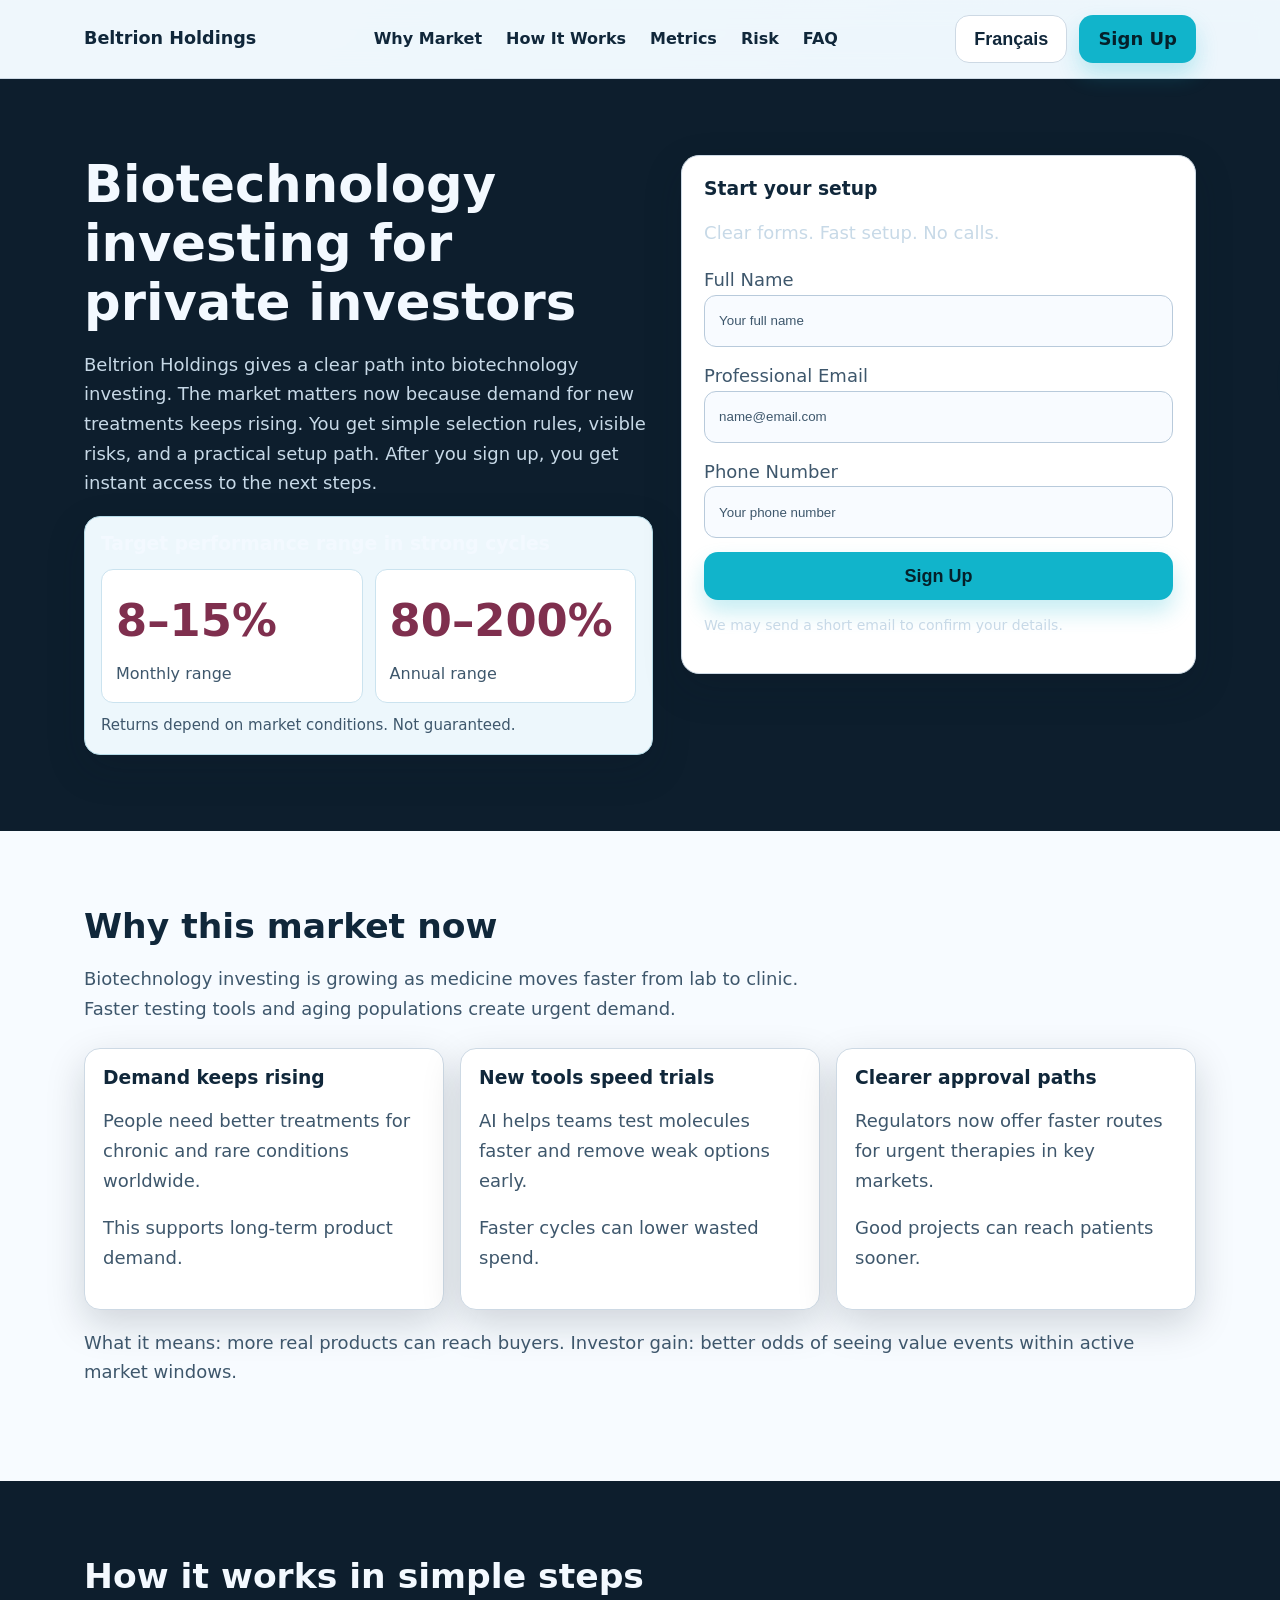
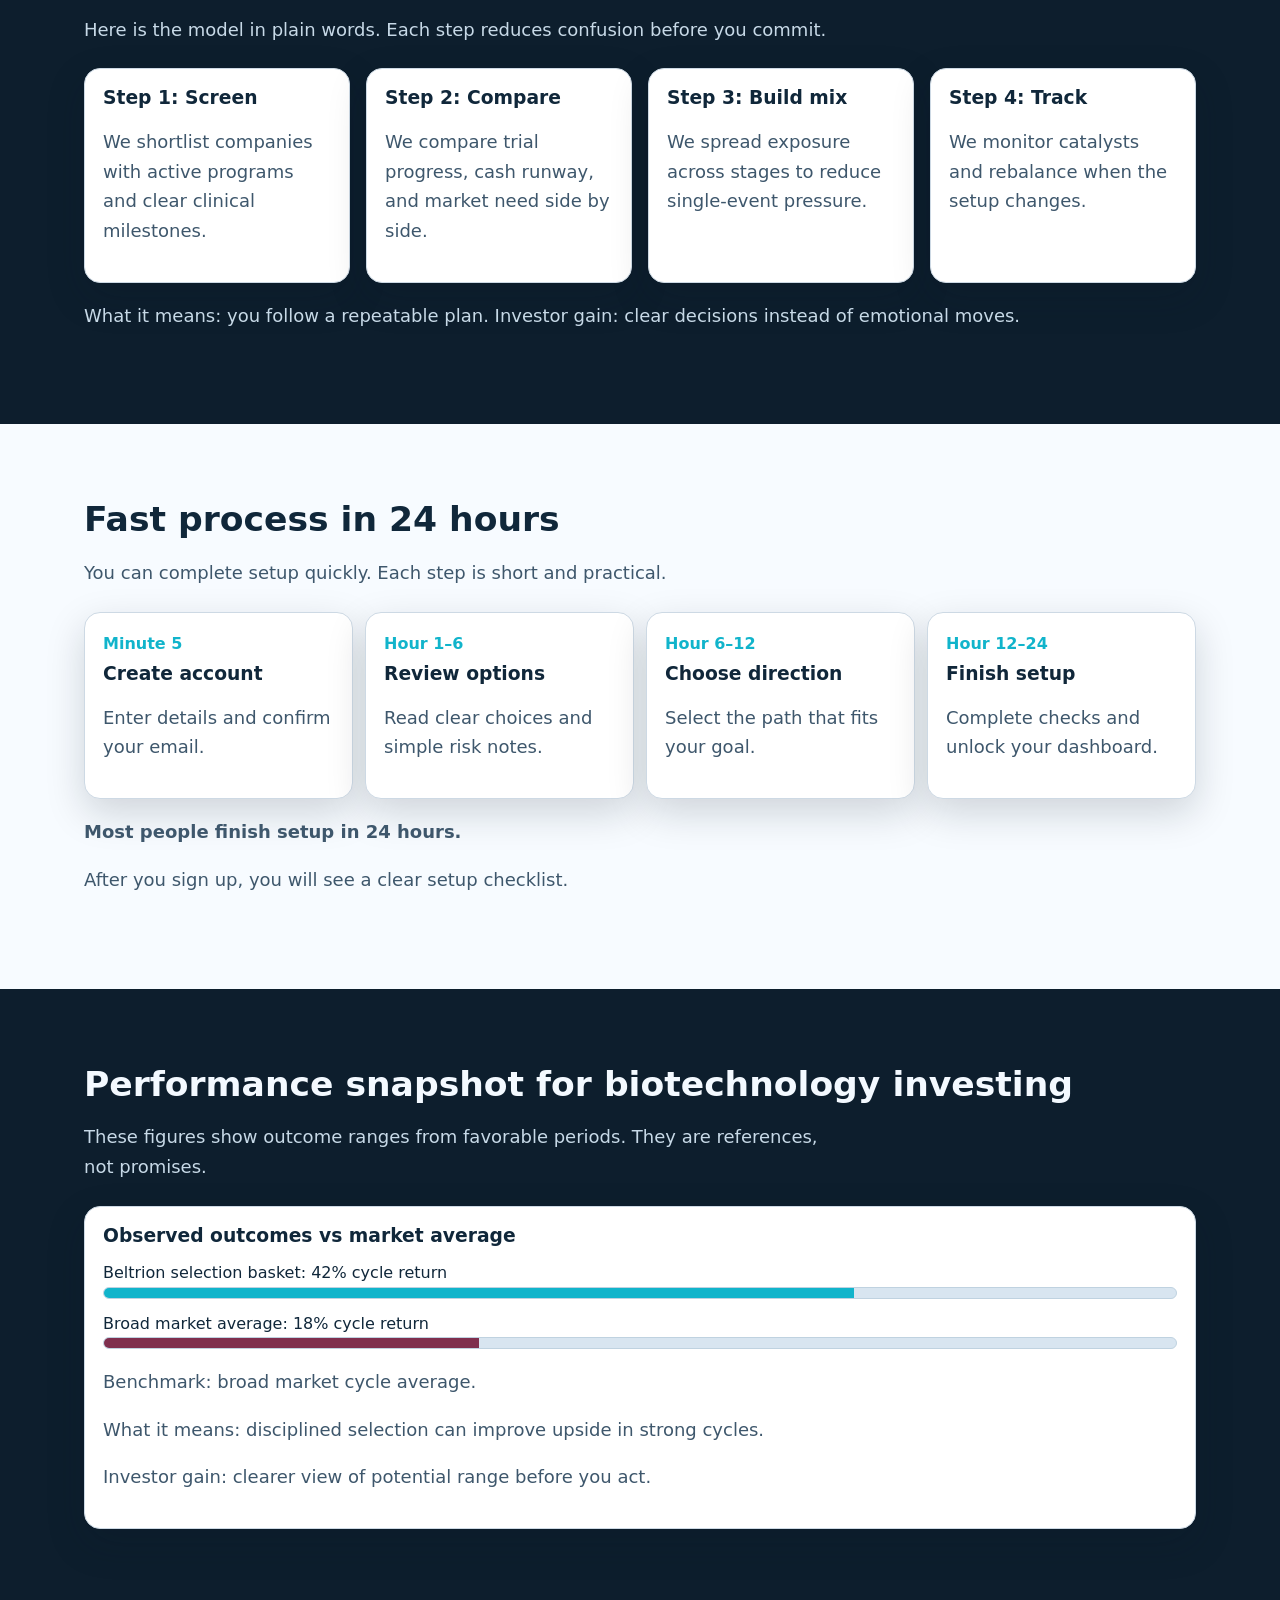
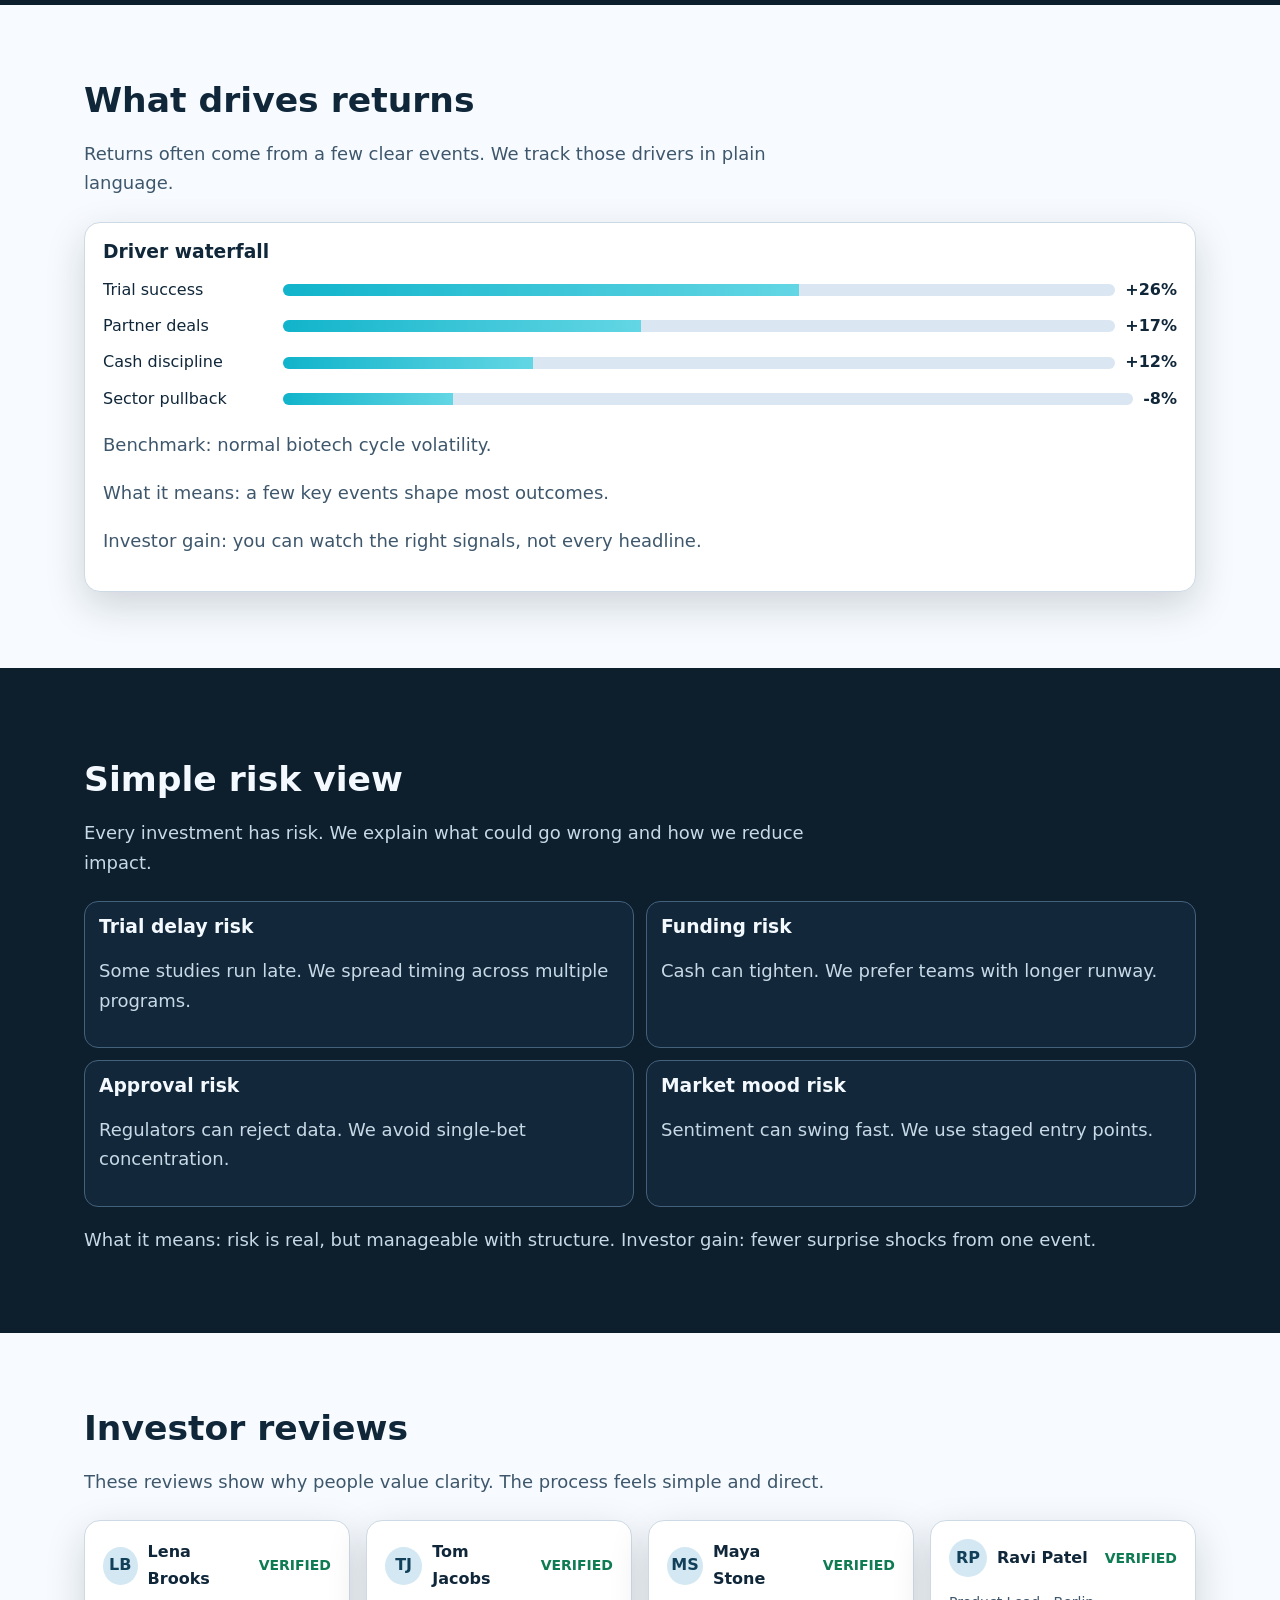
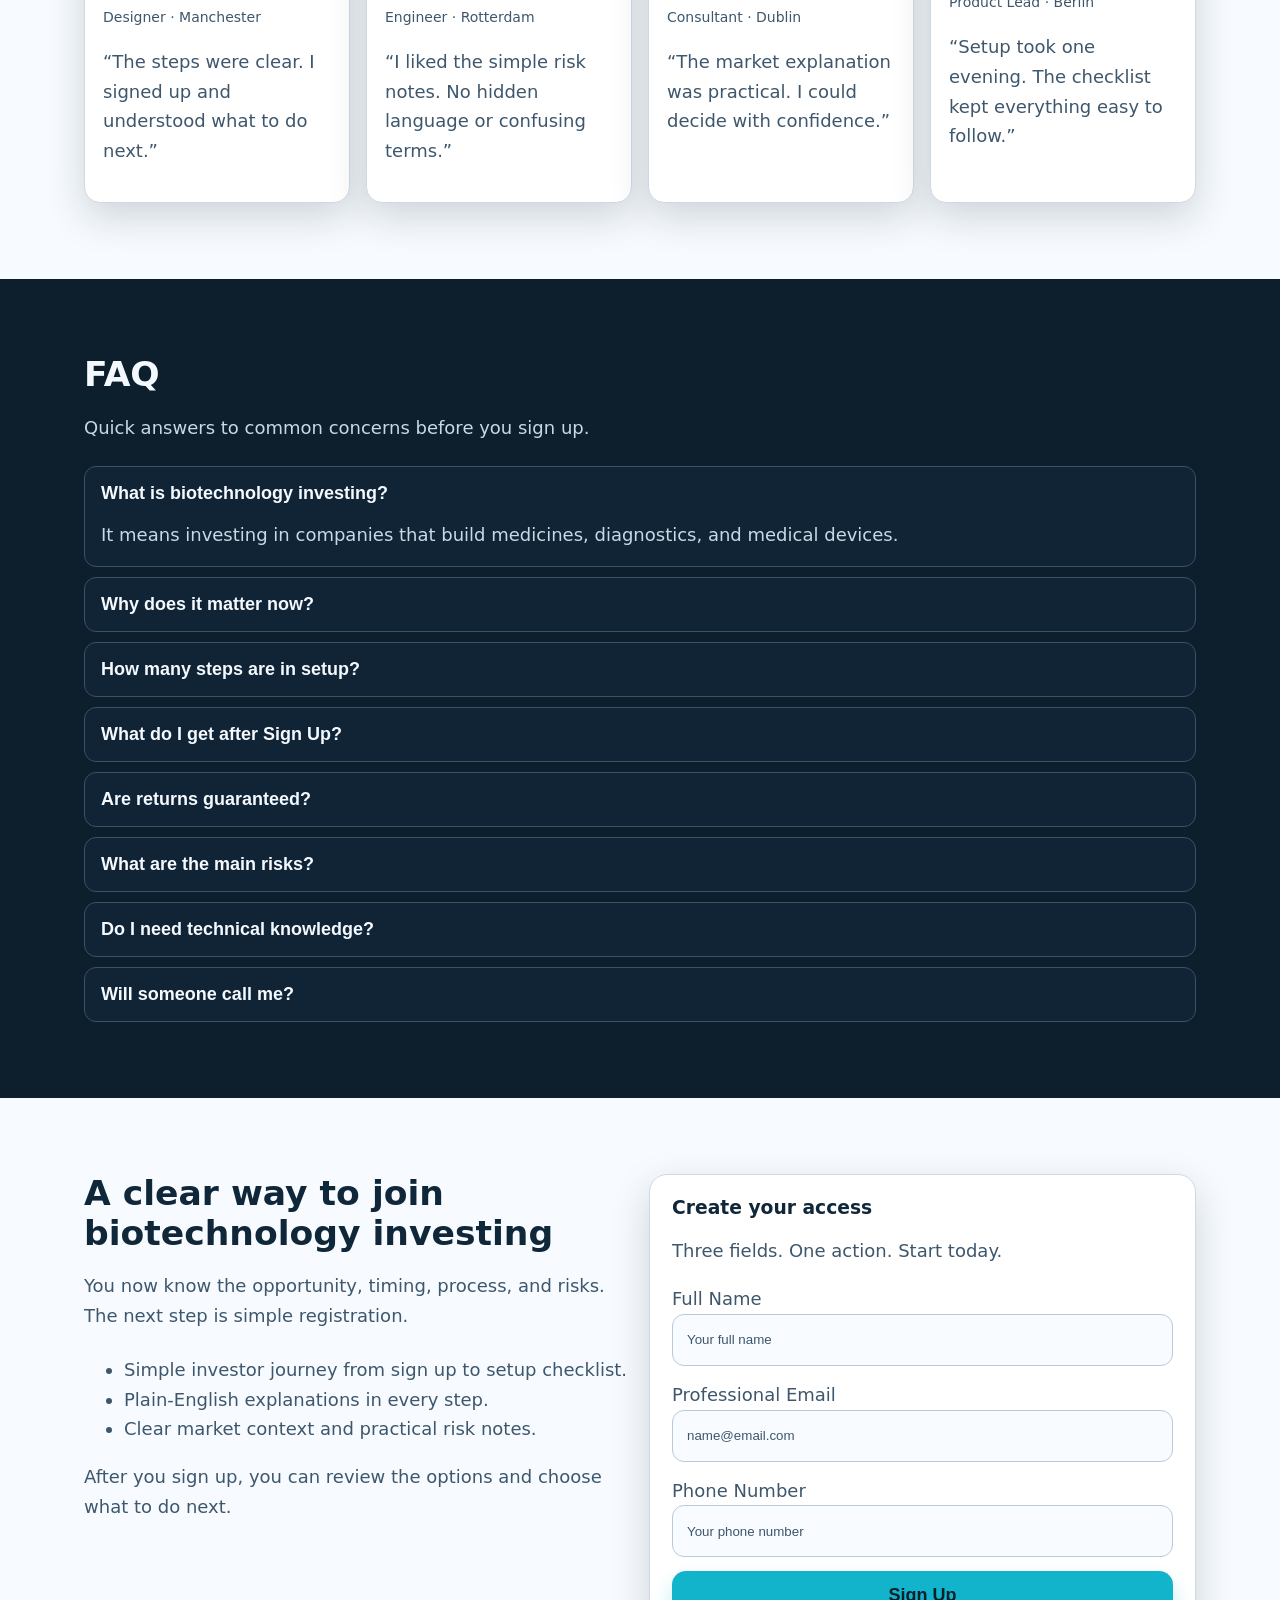
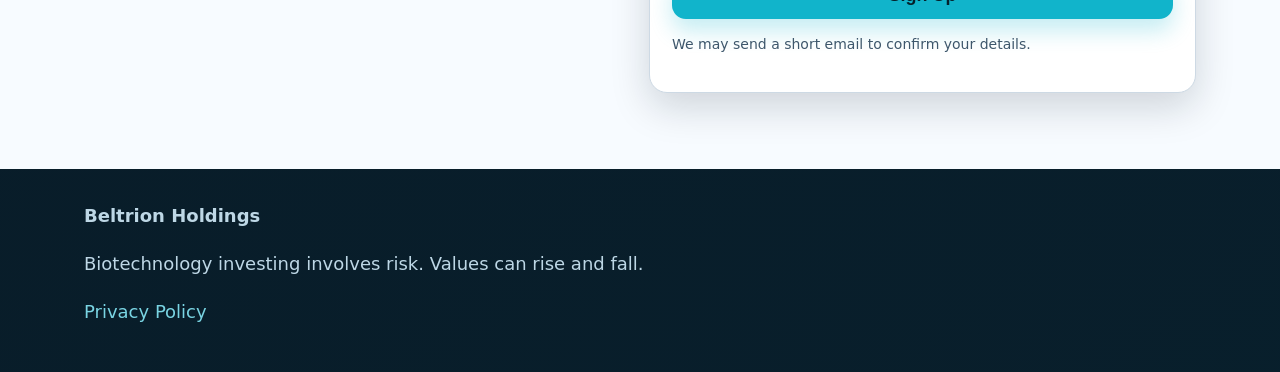
<file: fr/index.html>
<!-- DESIGN SEED: 5932 -->
<!doctype html>
<html lang="en">
<head>
  <meta charset="UTF-8" />
  <meta name="viewport" content="width=device-width, initial-scale=1.0" />
  <title>Beltrion Holdings | Biotechnology investing for private investors (Français)</title>
  <meta name="description" content="Beltrion Holdings explains biotechnology investing in simple English with clear steps, risks, and Sign Up guidance for private investors.">
  <link rel="canonical" href="https://beltrionholdings.com/fr/index.html">
  <link rel="alternate" hreflang="en" href="https://beltrionholdings.com/index.html">
  <link rel="alternate" hreflang="de" href="https://beltrionholdings.com/de/index.html">
  <link rel="alternate" hreflang="fr" href="https://beltrionholdings.com/fr/index.html">
  <link rel="alternate" hreflang="es" href="https://beltrionholdings.com/es/index.html">
  <link rel="alternate" hreflang="it" href="https://beltrionholdings.com/it/index.html">
  <link rel="alternate" hreflang="tr" href="https://beltrionholdings.com/tr/index.html">
  <link rel="alternate" hreflang="pt" href="https://beltrionholdings.com/pt/index.html">
  <link rel="alternate" hreflang="ja" href="https://beltrionholdings.com/jp/index.html">
  <link rel="alternate" hreflang="sk" href="https://beltrionholdings.com/sk/index.html">
  <link rel="alternate" hreflang="nl-BE" href="https://beltrionholdings.com/be/index.html">
  <meta property="og:title" content="Beltrion Holdings | Biotechnology investing for private investors (Français)">
  <meta property="og:description" content="Beltrion Holdings explains biotechnology investing in simple English with clear steps, risks, and Sign Up guidance for private investors.">
  <meta property="og:type" content="website">
  <meta property="og:url" content="https://beltrionholdings.com/fr/index.html">
  <meta name="twitter:card" content="summary_large_image">
  <meta name="twitter:title" content="Beltrion Holdings | Biotechnology investing for private investors (Français)">
  <meta name="twitter:description" content="Beltrion Holdings explains biotechnology investing in simple English with clear steps, risks, and Sign Up guidance for private investors.">
  <link rel="stylesheet" href="../assets/style.css">
  <script type="application/ld+json">{"@context":"https://schema.org","@graph":[{"@type":"Organization","name":"Beltrion Holdings","url":"https://beltrionholdings.com","logo":"https://beltrionholdings.com/assets/img/logo.png"},{"@type":"WebSite","name":"Beltrion Holdings","url":"https://beltrionholdings.com"},{"@type":"FAQPage","mainEntity":[{"@type":"Question","name":"What is biotechnology investing?","acceptedAnswer":{"@type":"Answer","text":"Biotechnology investing means funding companies that build medicines, diagnostics, and medical tools."}},{"@type":"Question","name":"What happens after Sign Up?","acceptedAnswer":{"@type":"Answer","text":"After you sign up, you get instant access to the next steps."}}]},{"@type":"Review","author":{"@type":"Person","name":"Lena Brooks"},"reviewBody":"I understood the process quickly and signed up in one evening.","itemReviewed":{"@type":"Organization","name":"Beltrion Holdings"}}]}</script>
</head>
<body>
<div class="page-bg">
  <div class="mesh"></div>
  <header class="site-header">
    <div class="container header-inner">
      <a class="brand" href="../index.html">Beltrion Holdings</a>
      <nav class="main-nav" aria-label="Main">
        <a href="#market">Why Market</a><a href="#model">How It Works</a><a href="#metrics">Metrics</a><a href="#risk">Risk</a><a href="#faq">FAQ</a>
      </nav>
      <div class="header-right">
        <div class="lang">
          <button class="lang-toggle" aria-label="Open language menu">Français</button>
          <div class="lang-menu">
            <a href="../index.html"><svg class="flag" viewBox="0 0 20 14"><rect width="20" height="14" fill="#012169"/><rect y="6" width="20" height="2" fill="#fff"/></svg>English</a>
            <a href="../de/index.html"><svg class="flag" viewBox="0 0 20 14"><rect width="20" height="14" fill="#000"/><rect y="4.7" width="20" height="4.7" fill="#d00"/><rect y="9.4" width="20" height="4.6" fill="#ffce00"/></svg>Deutsch</a>
            <a href="../fr/index.html"><svg class="flag" viewBox="0 0 20 14"><rect width="6.7" height="14" fill="#0055a4"/><rect x="6.7" width="6.6" height="14" fill="#fff"/><rect x="13.3" width="6.7" height="14" fill="#ef4135"/></svg>Français</a>
            <a href="../es/index.html"><svg class="flag" viewBox="0 0 20 14"><rect width="20" height="14" fill="#c60b1e"/><rect y="4" width="20" height="6" fill="#ffc400"/></svg>Español</a>
            <a href="../it/index.html"><svg class="flag" viewBox="0 0 20 14"><rect width="6.7" height="14" fill="#009246"/><rect x="6.7" width="6.6" height="14" fill="#fff"/><rect x="13.3" width="6.7" height="14" fill="#ce2b37"/></svg>Italiano</a>
            <a href="../tr/index.html"><svg class="flag" viewBox="0 0 20 14"><rect width="20" height="14" fill="#e30a17"/><circle cx="8" cy="7" r="3" fill="#fff"/></svg>Türkçe</a>
            <a href="../pt/index.html"><svg class="flag" viewBox="0 0 20 14"><rect width="8" height="14" fill="#006600"/><rect x="8" width="12" height="14" fill="#ff0000"/></svg>Português</a>
            <a href="../jp/index.html"><svg class="flag" viewBox="0 0 20 14"><rect width="20" height="14" fill="#fff"/><circle cx="10" cy="7" r="3.4" fill="#bc002d"/></svg>日本語</a>
            <a href="../sk/index.html"><svg class="flag" viewBox="0 0 20 14"><rect width="20" height="14" fill="#fff"/><rect y="4.7" width="20" height="4.7" fill="#0b4ea2"/><rect y="9.4" width="20" height="4.6" fill="#ee1c25"/></svg>Slovak</a>
            <a href="../be/index.html"><svg class="flag" viewBox="0 0 20 14"><rect width="6.7" height="14" fill="#000"/><rect x="6.7" width="6.6" height="14" fill="#ffd90c"/><rect x="13.3" width="6.7" height="14" fill="#ef3340"/></svg>Nederlands (BE)</a>
          </div>
        </div>
        <a class="btn btn-primary" href="#signup-final">Sign Up</a>
      </div>
      <button class="btn mobile-toggle" data-open-drawer aria-label="Open menu">☰</button>
    </div>
  </header>

  <div class="drawer-backdrop" data-drawer-backdrop></div>
  <aside class="mobile-drawer" data-drawer>
    <button class="btn btn-ghost" data-close-drawer aria-label="Close menu">✕</button>
    <a href="#market">Why Market</a><a href="#model">How It Works</a><a href="#metrics">Metrics</a><a href="#risk">Risk</a><a href="#faq">FAQ</a>
    <div class="lang">
      <button class="lang-toggle" aria-label="Open language menu">Français</button>
      <div class="lang-menu">
        <a href="../index.html"><svg class="flag" viewBox="0 0 20 14"><rect width="20" height="14" fill="#012169"/></svg>English</a>
        <a href="../de/index.html"><svg class="flag" viewBox="0 0 20 14"><rect width="20" height="14" fill="#000"/></svg>Deutsch</a>
        <a href="../fr/index.html"><svg class="flag" viewBox="0 0 20 14"><rect width="20" height="14" fill="#0055a4"/></svg>Français</a>
        <a href="../es/index.html"><svg class="flag" viewBox="0 0 20 14"><rect width="20" height="14" fill="#c60b1e"/></svg>Español</a>
        <a href="../it/index.html"><svg class="flag" viewBox="0 0 20 14"><rect width="20" height="14" fill="#009246"/></svg>Italiano</a>
        <a href="../tr/index.html"><svg class="flag" viewBox="0 0 20 14"><rect width="20" height="14" fill="#e30a17"/></svg>Türkçe</a>
        <a href="../pt/index.html"><svg class="flag" viewBox="0 0 20 14"><rect width="20" height="14" fill="#006600"/></svg>Português</a>
        <a href="../jp/index.html"><svg class="flag" viewBox="0 0 20 14"><rect width="20" height="14" fill="#fff"/></svg>日本語</a>
        <a href="../sk/index.html"><svg class="flag" viewBox="0 0 20 14"><rect width="20" height="14" fill="#0b4ea2"/></svg>Slovak</a>
        <a href="../be/index.html"><svg class="flag" viewBox="0 0 20 14"><rect width="20" height="14" fill="#ffd90c"/></svg>Nederlands (BE)</a>
      </div>
    </div>
    <a class="btn btn-primary" href="#signup-final">Sign Up</a>
  </aside>

  <main>
    <section class="section dark" id="hero">
      <div class="container hero-grid reveal">
        <div>
          <h1>Biotechnology investing for private investors</h1>
          <p>Beltrion Holdings gives a clear path into biotechnology investing. The market matters now because demand for new treatments keeps rising. You get simple selection rules, visible risks, and a practical setup path. After you sign up, you get instant access to the next steps.</p>
          <div class="performance-panel">
            <h3>Target performance range in strong cycles</h3>
            <div class="performance-grid">
              <div class="perf-box"><div class="perf-num">8–15%</div><div class="perf-label">Monthly range</div></div>
              <div class="perf-box"><div class="perf-num">80–200%</div><div class="perf-label">Annual range</div></div>
            </div>
            <div class="perf-disclaimer">Returns depend on market conditions. Not guaranteed.</div>
          </div>
        </div>
        <form class="form-card" aria-label="Hero sign up form">
          <h3 class="form-title">Start your setup</h3>
          <p class="form-sub">Clear forms. Fast setup. No calls.</p>
          <div class="form-stack">
            <label>Full Name<input required placeholder="Your full name"></label>
            <label>Professional Email<input required type="email" placeholder="name@email.com"></label>
            <label>Phone Number<input required type="tel" placeholder="Your phone number"></label>
            <button class="btn btn-primary" type="submit">Sign Up</button>
          </div>
          <p class="mini form-note">We may send a short email to confirm your details.</p>
        </form>
      </div>
    </section>

    <section class="section light" id="market"><div class="container reveal"><h2>Why this market now</h2><p class="intro">Biotechnology investing is growing as medicine moves faster from lab to clinic. Faster testing tools and aging populations create urgent demand.</p>
      <div class="card-grid"><article class="card"><h3>Demand keeps rising</h3><p>People need better treatments for chronic and rare conditions worldwide.</p><p class="muted">This supports long-term product demand.</p></article><article class="card"><h3>New tools speed trials</h3><p>AI helps teams test molecules faster and remove weak options early.</p><p class="muted">Faster cycles can lower wasted spend.</p></article><article class="card"><h3>Clearer approval paths</h3><p>Regulators now offer faster routes for urgent therapies in key markets.</p><p class="muted">Good projects can reach patients sooner.</p></article></div>
      <p>What it means: more real products can reach buyers. Investor gain: better odds of seeing value events within active market windows.</p></div></section>

    <section class="section dark" id="model"><div class="container reveal"><h2>How it works in simple steps</h2><p class="intro">Here is the model in plain words. Each step reduces confusion before you commit.</p><div class="card-grid"><article class="card"><h3>Step 1: Screen</h3><p>We shortlist companies with active programs and clear clinical milestones.</p></article><article class="card"><h3>Step 2: Compare</h3><p>We compare trial progress, cash runway, and market need side by side.</p></article><article class="card"><h3>Step 3: Build mix</h3><p>We spread exposure across stages to reduce single-event pressure.</p></article><article class="card"><h3>Step 4: Track</h3><p>We monitor catalysts and rebalance when the setup changes.</p></article></div><p>What it means: you follow a repeatable plan. Investor gain: clear decisions instead of emotional moves.</p></div></section>

    <section class="section light" id="process"><div class="container reveal"><h2>Fast process in 24 hours</h2><p class="intro">You can complete setup quickly. Each step is short and practical.</p><div class="process"><article class="card"><div class="step-time">Minute 5</div><h3>Create account</h3><p>Enter details and confirm your email.</p></article><article class="card"><div class="step-time">Hour 1–6</div><h3>Review options</h3><p>Read clear choices and simple risk notes.</p></article><article class="card"><div class="step-time">Hour 6–12</div><h3>Choose direction</h3><p>Select the path that fits your goal.</p></article><article class="card"><div class="step-time">Hour 12–24</div><h3>Finish setup</h3><p>Complete checks and unlock your dashboard.</p></article></div><p><strong>Most people finish setup in 24 hours.</strong></p><p>After you sign up, you will see a clear setup checklist.</p></div></section>

    <section class="section dark" id="metrics"><div class="container reveal"><h2>Performance snapshot for biotechnology investing</h2><p class="intro">These figures show outcome ranges from favorable periods. They are references, not promises.</p><div class="viz-card card metric-compare"><h3>Observed outcomes vs market average</h3><div class="row"><div>Beltrion selection basket: 42% cycle return</div><div class="track"><div class="fill-a" style="--w:70%"></div></div></div><div class="row"><div>Broad market average: 18% cycle return</div><div class="track"><div class="fill-b" style="--w:35%"></div></div></div><p>Benchmark: broad market cycle average.</p><p>What it means: disciplined selection can improve upside in strong cycles.</p><p>Investor gain: clearer view of potential range before you act.</p></div></div></section>

    <section class="section light" id="insights"><div class="container reveal"><h2>What drives returns</h2><p class="intro">Returns often come from a few clear events. We track those drivers in plain language.</p><div class="viz-card card"><h3>Driver waterfall</h3><div class="waterfall"><div class="water-row"><span>Trial success</span><div class="water-bar"><span style="--w:62%"></span></div><strong>+26%</strong></div><div class="water-row"><span>Partner deals</span><div class="water-bar"><span style="--w:43%"></span></div><strong>+17%</strong></div><div class="water-row"><span>Cash discipline</span><div class="water-bar"><span style="--w:30%"></span></div><strong>+12%</strong></div><div class="water-row"><span>Sector pullback</span><div class="water-bar"><span style="--w:20%"></span></div><strong>-8%</strong></div></div><p>Benchmark: normal biotech cycle volatility.</p><p>What it means: a few key events shape most outcomes.</p><p>Investor gain: you can watch the right signals, not every headline.</p></div></div></section>

    <section class="section dark" id="risk"><div class="container reveal"><h2>Simple risk view</h2><p class="intro">Every investment has risk. We explain what could go wrong and how we reduce impact.</p><div class="risk-matrix"><article class="matrix-cell"><h3>Trial delay risk</h3><p>Some studies run late. We spread timing across multiple programs.</p></article><article class="matrix-cell"><h3>Funding risk</h3><p>Cash can tighten. We prefer teams with longer runway.</p></article><article class="matrix-cell"><h3>Approval risk</h3><p>Regulators can reject data. We avoid single-bet concentration.</p></article><article class="matrix-cell"><h3>Market mood risk</h3><p>Sentiment can swing fast. We use staged entry points.</p></article></div><p>What it means: risk is real, but manageable with structure. Investor gain: fewer surprise shocks from one event.</p></div></section>

    <section class="section light" id="reviews"><div class="container reveal"><h2>Investor reviews</h2><p class="intro">These reviews show why people value clarity. The process feels simple and direct.</p><div class="card-grid"><article class="review-card"><div class="review-head"><div class="avatar">LB</div><strong>Lena Brooks</strong><span class="verified">VERIFIED</span></div><p class="mini">Designer · Manchester</p><p>“The steps were clear. I signed up and understood what to do next.”</p></article><article class="review-card"><div class="review-head"><div class="avatar">TJ</div><strong>Tom Jacobs</strong><span class="verified">VERIFIED</span></div><p class="mini">Engineer · Rotterdam</p><p>“I liked the simple risk notes. No hidden language or confusing terms.”</p></article><article class="review-card"><div class="review-head"><div class="avatar">MS</div><strong>Maya Stone</strong><span class="verified">VERIFIED</span></div><p class="mini">Consultant · Dublin</p><p>“The market explanation was practical. I could decide with confidence.”</p></article><article class="review-card"><div class="review-head"><div class="avatar">RP</div><strong>Ravi Patel</strong><span class="verified">VERIFIED</span></div><p class="mini">Product Lead · Berlin</p><p>“Setup took one evening. The checklist kept everything easy to follow.”</p></article></div></div></section>

    <section class="section dark" id="faq"><div class="container reveal"><h2>FAQ</h2><p class="intro">Quick answers to common concerns before you sign up.</p><div class="faq-list"><article class="faq-item open"><button class="faq-q">What is biotechnology investing?</button><div class="faq-answer">It means investing in companies that build medicines, diagnostics, and medical devices.</div></article><article class="faq-item"><button class="faq-q">Why does it matter now?</button><div class="faq-answer">Aging populations and faster science tools are raising demand for new treatments.</div></article><article class="faq-item"><button class="faq-q">How many steps are in setup?</button><div class="faq-answer">Four short steps, and most people finish setup in 24 hours.</div></article><article class="faq-item"><button class="faq-q">What do I get after Sign Up?</button><div class="faq-answer">After you sign up, you can review the options and choose what to do next.</div></article><article class="faq-item"><button class="faq-q">Are returns guaranteed?</button><div class="faq-answer">No. Returns depend on market conditions and can vary widely.</div></article><article class="faq-item"><button class="faq-q">What are the main risks?</button><div class="faq-answer">Trial delays, approval setbacks, and broad market pullbacks are key risks.</div></article><article class="faq-item"><button class="faq-q">Do I need technical knowledge?</button><div class="faq-answer">No. We explain each step in plain English with short notes.</div></article><article class="faq-item"><button class="faq-q">Will someone call me?</button><div class="faq-answer">No calls. We may send a short email to confirm your details.</div></article></div></div></section>

    <section class="section light" id="signup-final"><div class="container cta-wrap reveal"><div><h2>A clear way to join biotechnology investing</h2><p class="intro">You now know the opportunity, timing, process, and risks. The next step is simple registration.</p><ul><li>Simple investor journey from sign up to setup checklist.</li><li>Plain-English explanations in every step.</li><li>Clear market context and practical risk notes.</li></ul><p>After you sign up, you can review the options and choose what to do next.</p></div><form class="form-card" aria-label="Final sign up form"><h3>Create your access</h3><p class="form-sub">Three fields. One action. Start today.</p><div class="form-stack"><label>Full Name<input required placeholder="Your full name"></label><label>Professional Email<input required type="email" placeholder="name@email.com"></label><label>Phone Number<input required type="tel" placeholder="Your phone number"></label><button class="btn btn-primary" type="submit">Sign Up</button></div><p class="mini form-note">We may send a short email to confirm your details.</p></form></div></section>
  </main>

  <footer class="site-footer"><div class="container"><strong>Beltrion Holdings</strong><p>Biotechnology investing involves risk. Values can rise and fall.</p><a href="#" data-open-privacy>Privacy Policy</a></div></footer>
</div>

<div class="modal" data-modal>
  <div class="modal-panel" role="dialog" aria-modal="true" aria-label="Privacy Policy">
    <button class="close-x" data-close-modal aria-label="Close privacy modal">×</button>
    <h2>Privacy Policy</h2>
    <p><strong>Introduction:</strong> We explain what data we use and why in clear words.</p>
    <p><strong>Data collection:</strong> We collect name, email, phone, and basic site usage data.</p>
    <p><strong>Legal basis:</strong> We process data to run the service and meet legal duties.</p>
    <p><strong>Cookies:</strong> Cookies help with security, settings, and basic analytics.</p>
    <p><strong>Retention:</strong> We keep data only as long as needed for service and law.</p>
    <p><strong>Third-party sharing:</strong> We share limited data with hosting and email providers.</p>
    <p><strong>Security:</strong> We use access controls and encrypted transfer where available.</p>
    <p><strong>User rights:</strong> You can ask to access, correct, or delete your personal data.</p>
    <p><strong>International transfers:</strong> Data may be processed in other countries with safeguards.</p>
    <p><strong>Industry risk disclosure:</strong> Investment-related content is informational and not guaranteed results.</p>
    <p><strong>Contact:</strong> privacy@beltrionholdings.com</p>
    <div class="modal-footer"><button class="btn btn-ghost" data-close-modal>Close</button></div>
  </div>
</div>

<script src="../assets/app.js" defer></script>
</body>
</html>
</file>
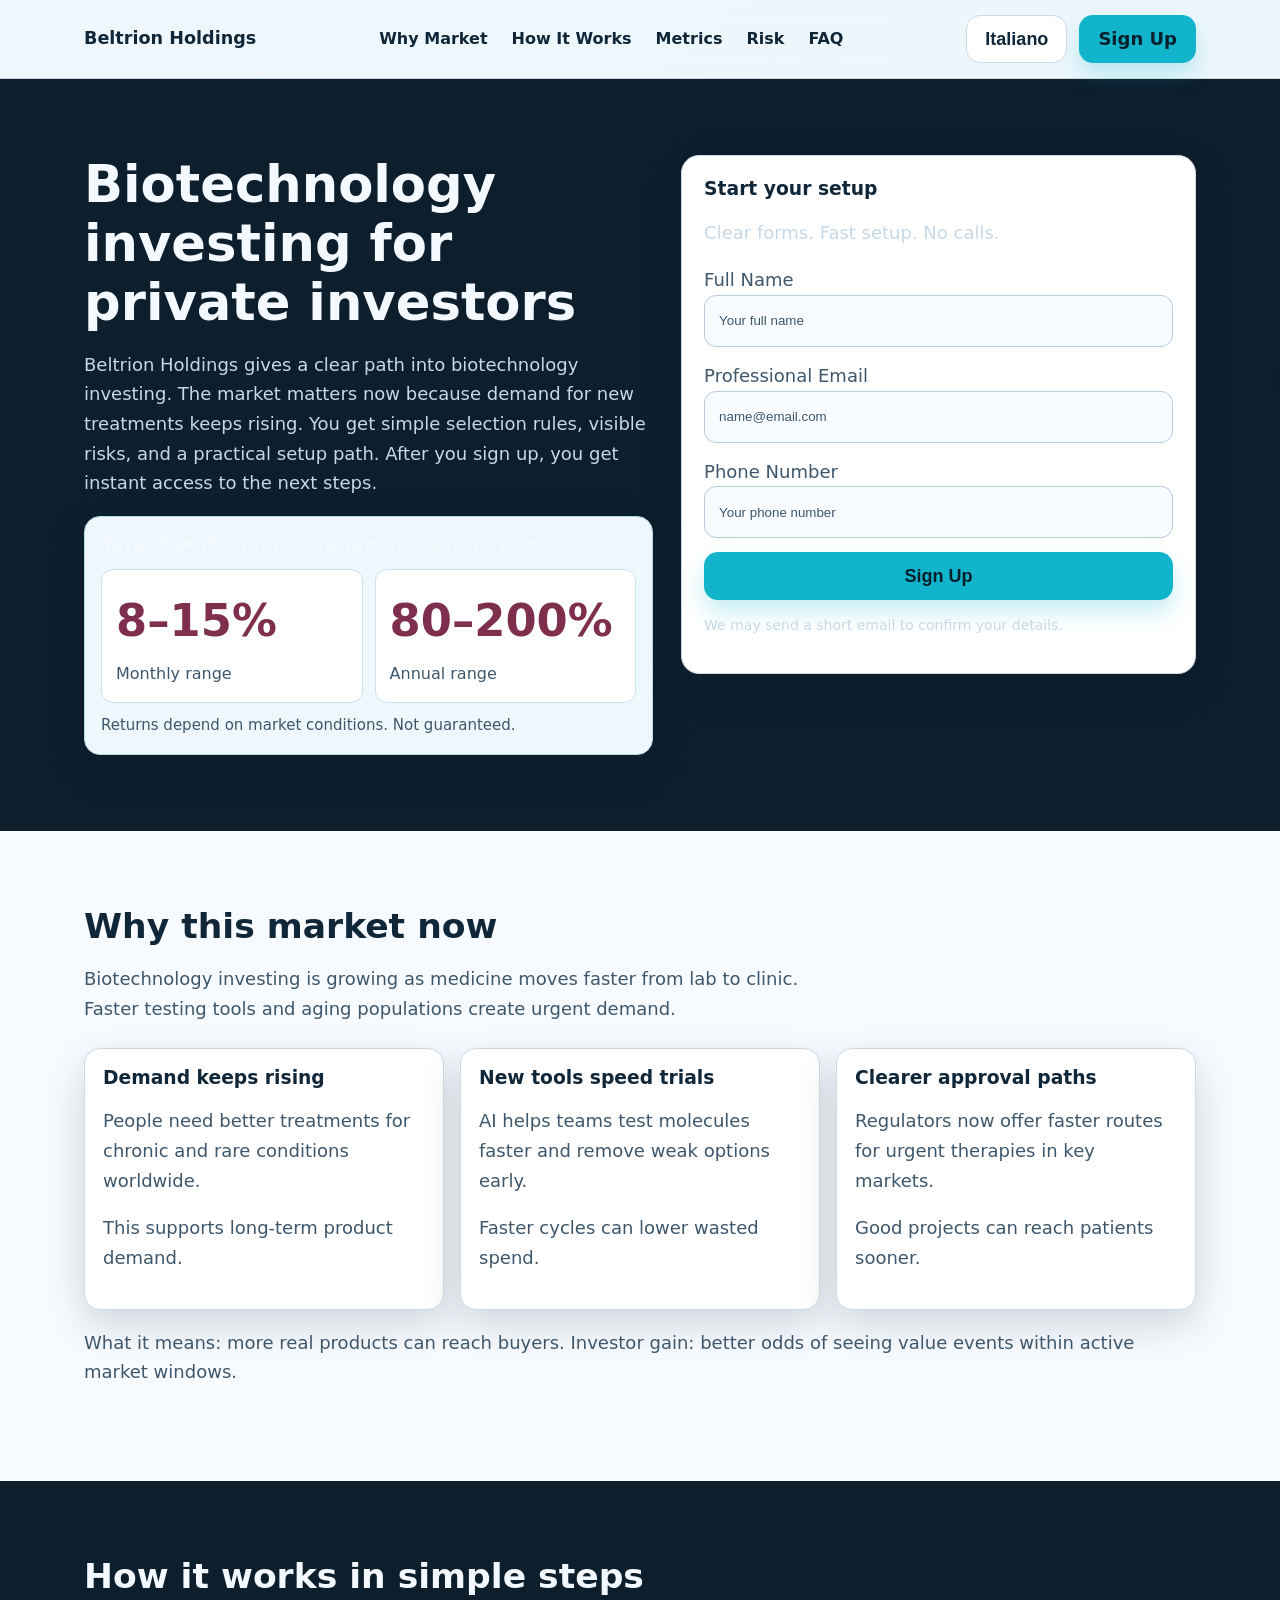
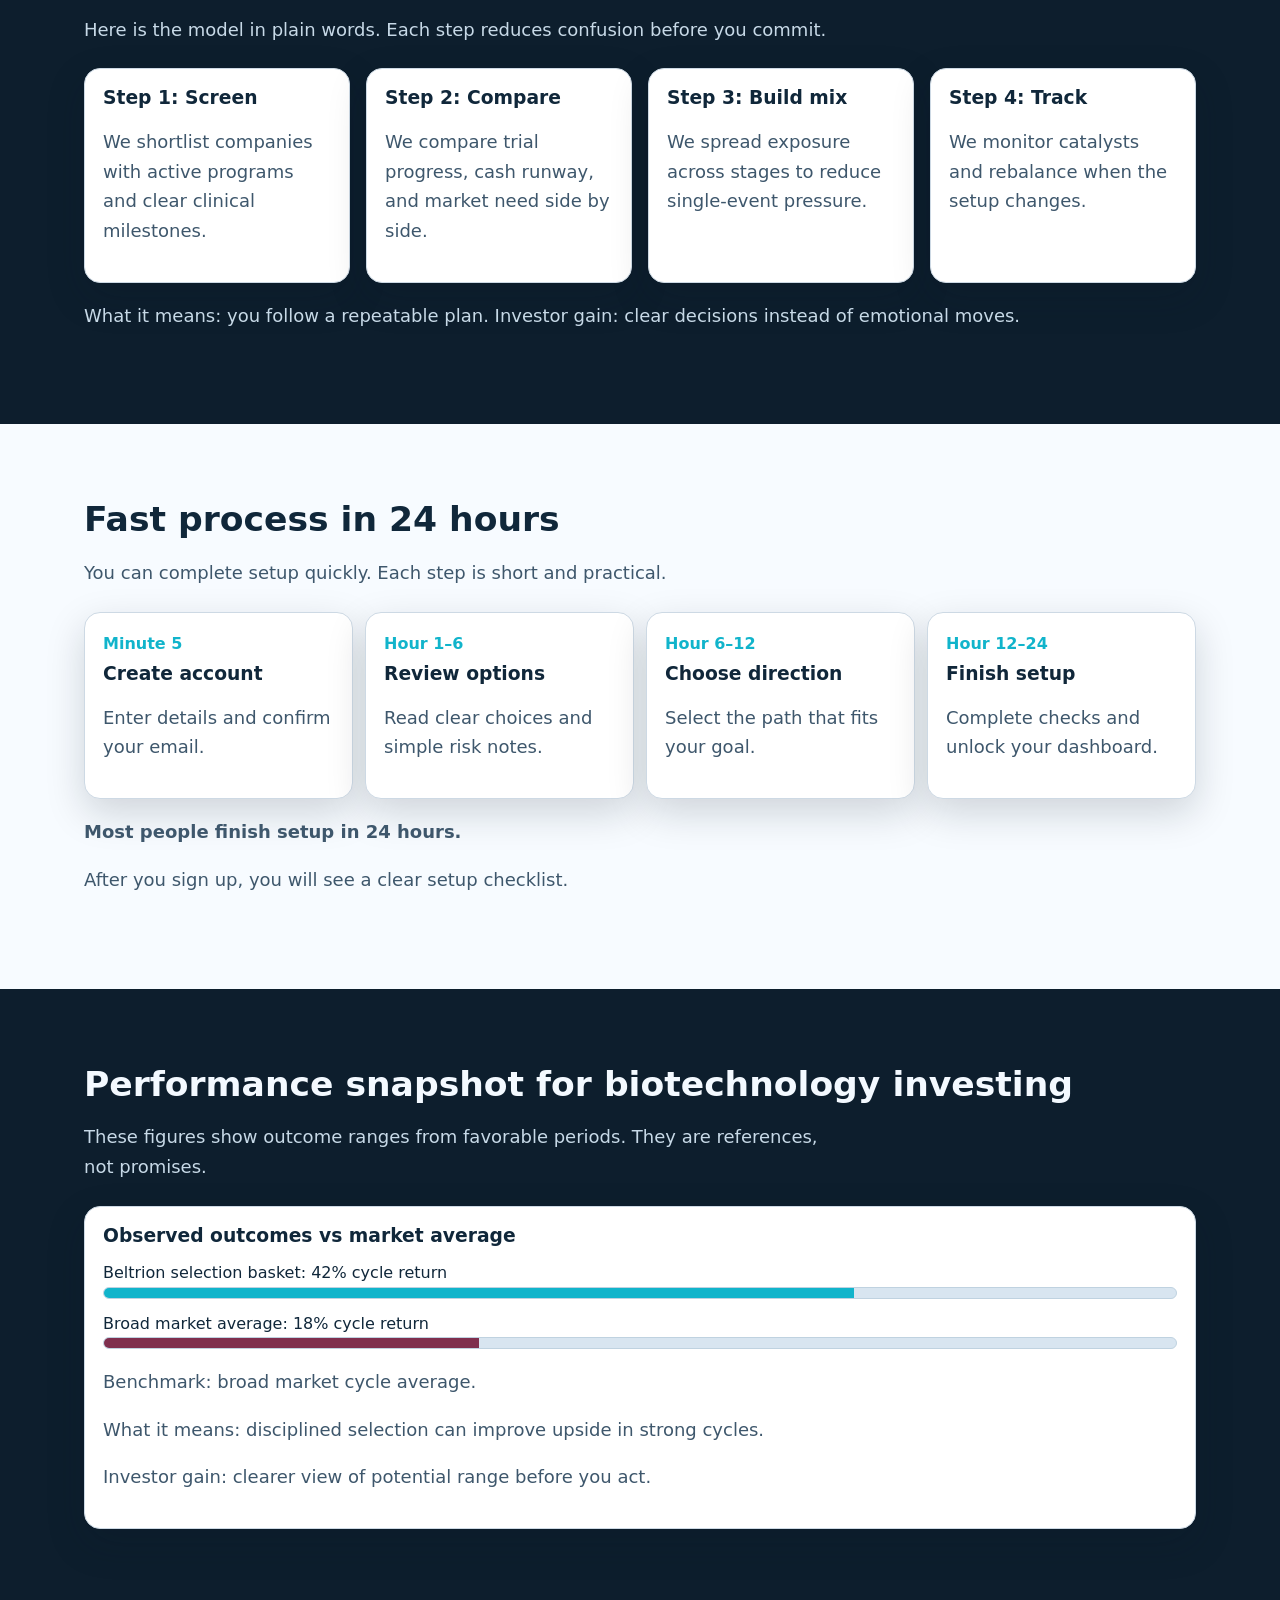
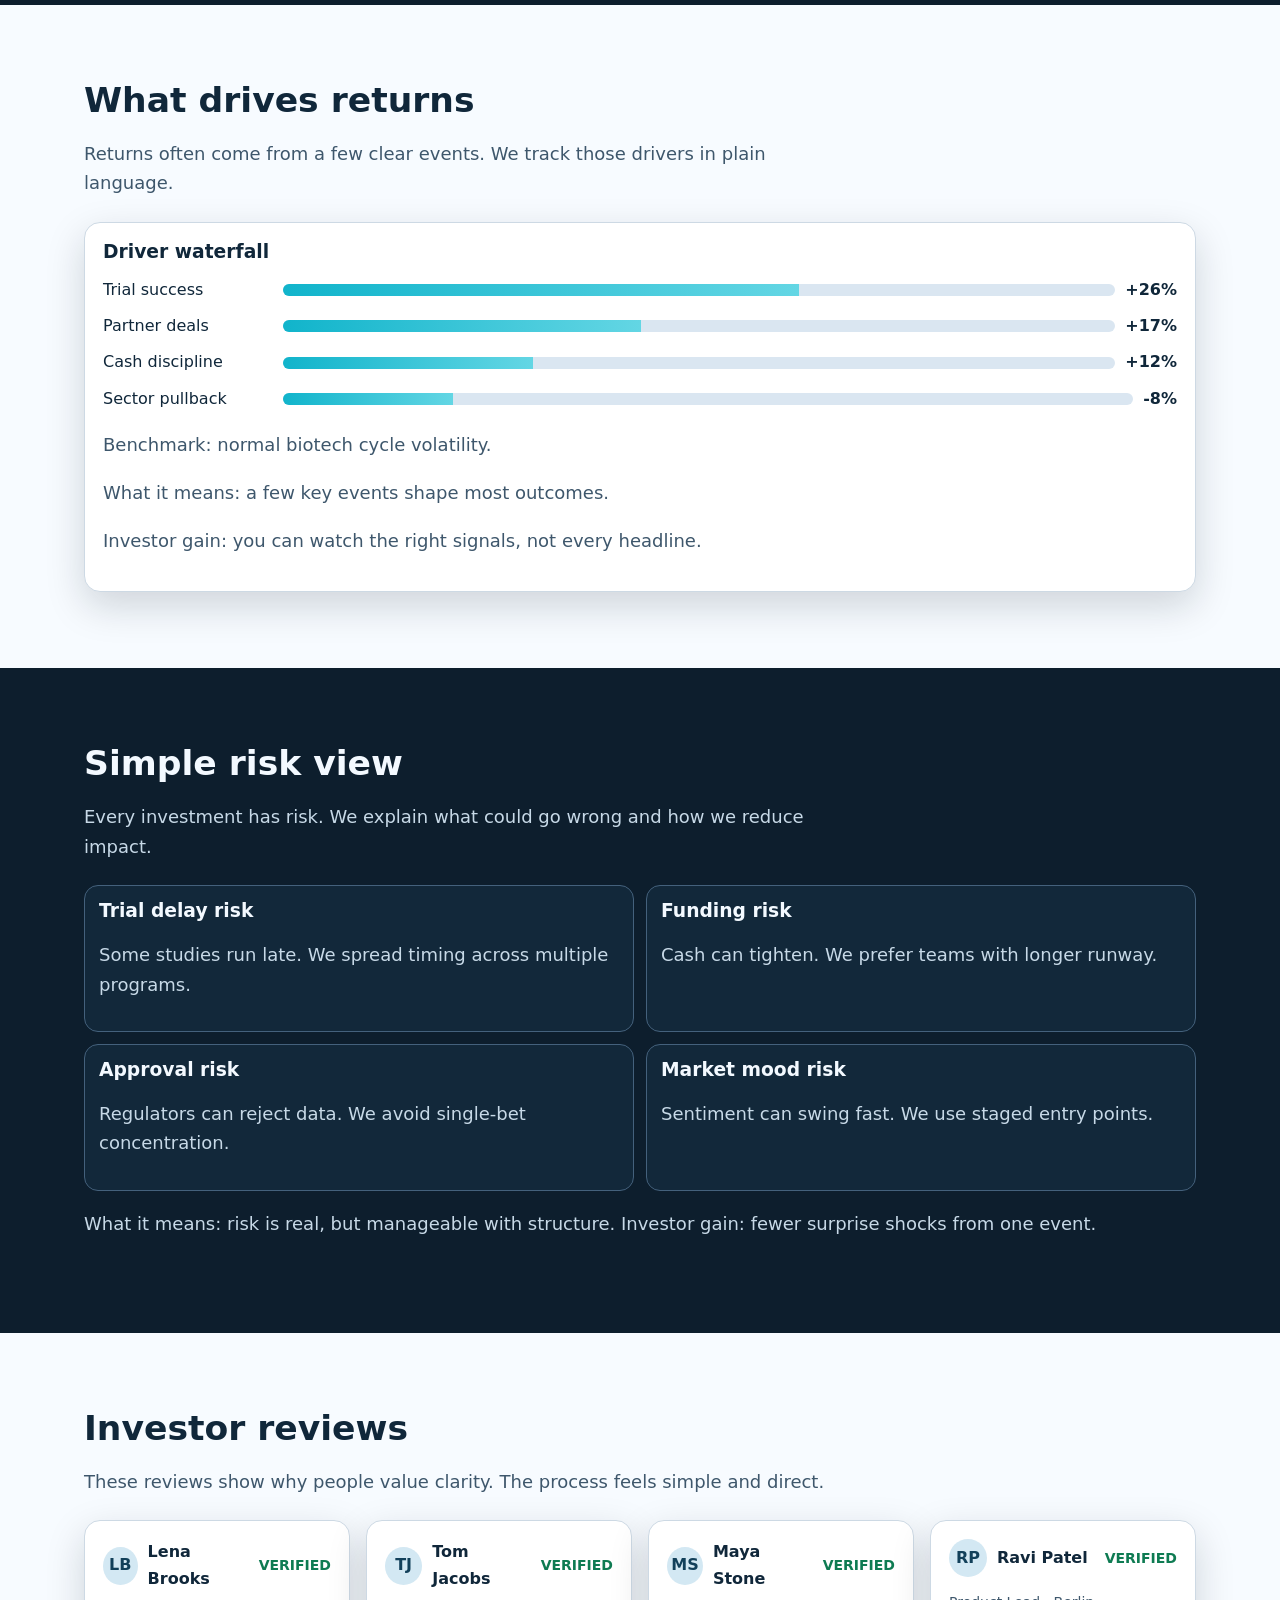
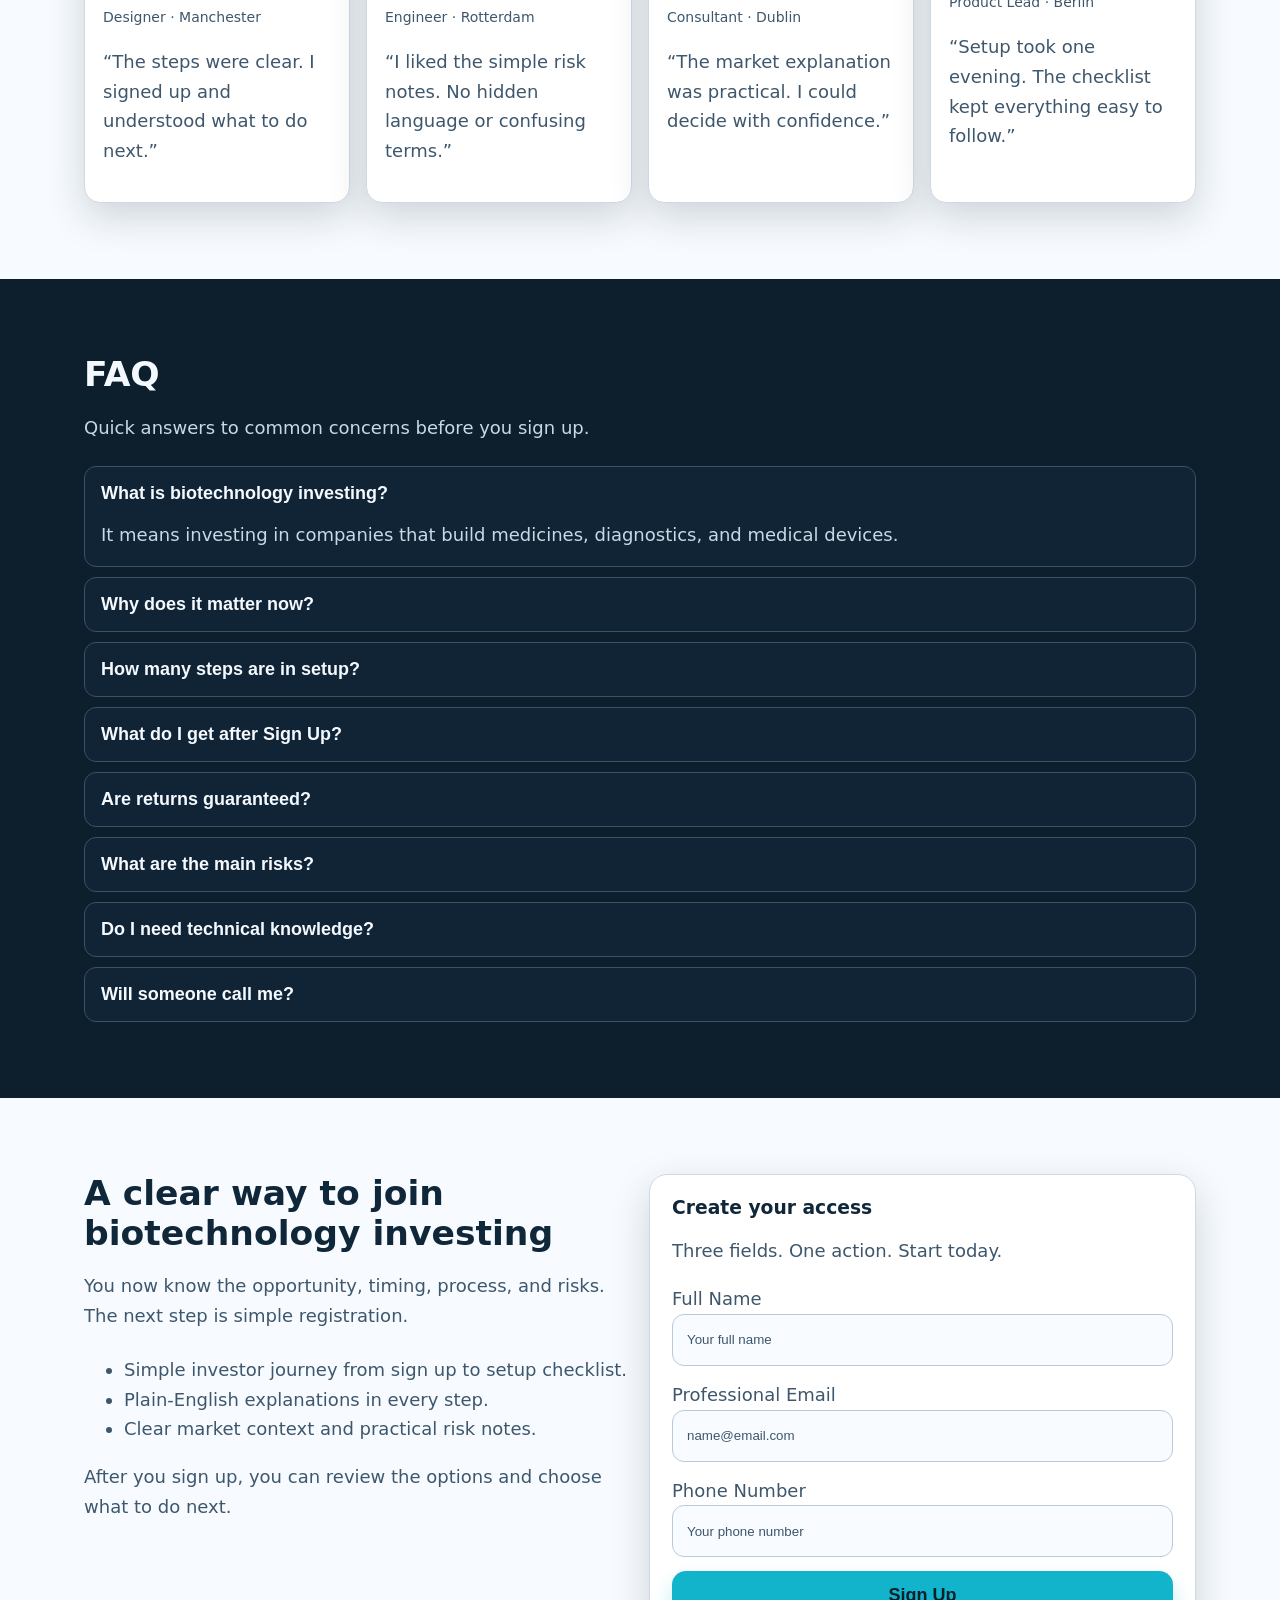
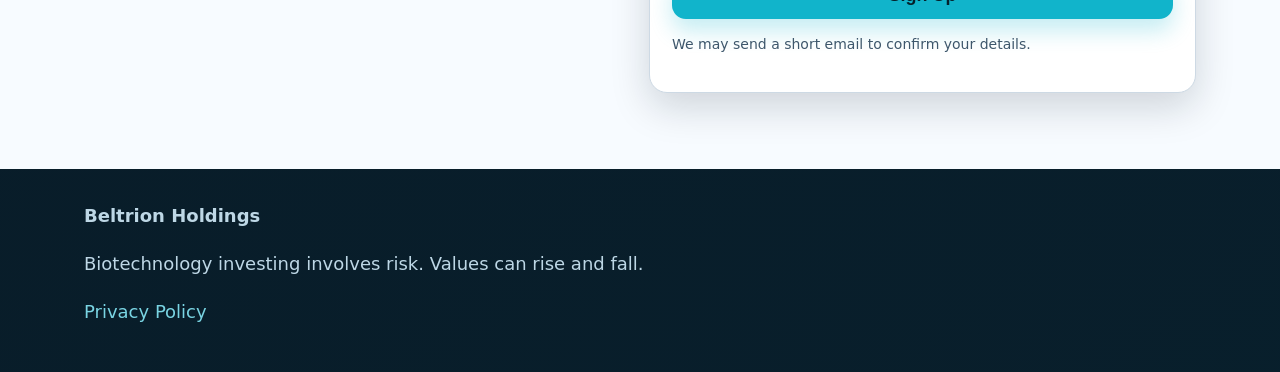
<file: it/index.html>
<!-- DESIGN SEED: 5932 -->
<!doctype html>
<html lang="en">
<head>
  <meta charset="UTF-8" />
  <meta name="viewport" content="width=device-width, initial-scale=1.0" />
  <title>Beltrion Holdings | Biotechnology investing for private investors (Italiano)</title>
  <meta name="description" content="Beltrion Holdings explains biotechnology investing in simple English with clear steps, risks, and Sign Up guidance for private investors.">
  <link rel="canonical" href="https://beltrionholdings.com/it/index.html">
  <link rel="alternate" hreflang="en" href="https://beltrionholdings.com/index.html">
  <link rel="alternate" hreflang="de" href="https://beltrionholdings.com/de/index.html">
  <link rel="alternate" hreflang="fr" href="https://beltrionholdings.com/fr/index.html">
  <link rel="alternate" hreflang="es" href="https://beltrionholdings.com/es/index.html">
  <link rel="alternate" hreflang="it" href="https://beltrionholdings.com/it/index.html">
  <link rel="alternate" hreflang="tr" href="https://beltrionholdings.com/tr/index.html">
  <link rel="alternate" hreflang="pt" href="https://beltrionholdings.com/pt/index.html">
  <link rel="alternate" hreflang="ja" href="https://beltrionholdings.com/jp/index.html">
  <link rel="alternate" hreflang="sk" href="https://beltrionholdings.com/sk/index.html">
  <link rel="alternate" hreflang="nl-BE" href="https://beltrionholdings.com/be/index.html">
  <meta property="og:title" content="Beltrion Holdings | Biotechnology investing for private investors (Italiano)">
  <meta property="og:description" content="Beltrion Holdings explains biotechnology investing in simple English with clear steps, risks, and Sign Up guidance for private investors.">
  <meta property="og:type" content="website">
  <meta property="og:url" content="https://beltrionholdings.com/it/index.html">
  <meta name="twitter:card" content="summary_large_image">
  <meta name="twitter:title" content="Beltrion Holdings | Biotechnology investing for private investors (Italiano)">
  <meta name="twitter:description" content="Beltrion Holdings explains biotechnology investing in simple English with clear steps, risks, and Sign Up guidance for private investors.">
  <link rel="stylesheet" href="../assets/style.css">
  <script type="application/ld+json">{"@context":"https://schema.org","@graph":[{"@type":"Organization","name":"Beltrion Holdings","url":"https://beltrionholdings.com","logo":"https://beltrionholdings.com/assets/img/logo.png"},{"@type":"WebSite","name":"Beltrion Holdings","url":"https://beltrionholdings.com"},{"@type":"FAQPage","mainEntity":[{"@type":"Question","name":"What is biotechnology investing?","acceptedAnswer":{"@type":"Answer","text":"Biotechnology investing means funding companies that build medicines, diagnostics, and medical tools."}},{"@type":"Question","name":"What happens after Sign Up?","acceptedAnswer":{"@type":"Answer","text":"After you sign up, you get instant access to the next steps."}}]},{"@type":"Review","author":{"@type":"Person","name":"Lena Brooks"},"reviewBody":"I understood the process quickly and signed up in one evening.","itemReviewed":{"@type":"Organization","name":"Beltrion Holdings"}}]}</script>
</head>
<body>
<div class="page-bg">
  <div class="mesh"></div>
  <header class="site-header">
    <div class="container header-inner">
      <a class="brand" href="../index.html">Beltrion Holdings</a>
      <nav class="main-nav" aria-label="Main">
        <a href="#market">Why Market</a><a href="#model">How It Works</a><a href="#metrics">Metrics</a><a href="#risk">Risk</a><a href="#faq">FAQ</a>
      </nav>
      <div class="header-right">
        <div class="lang">
          <button class="lang-toggle" aria-label="Open language menu">Italiano</button>
          <div class="lang-menu">
            <a href="../index.html"><svg class="flag" viewBox="0 0 20 14"><rect width="20" height="14" fill="#012169"/><rect y="6" width="20" height="2" fill="#fff"/></svg>English</a>
            <a href="../de/index.html"><svg class="flag" viewBox="0 0 20 14"><rect width="20" height="14" fill="#000"/><rect y="4.7" width="20" height="4.7" fill="#d00"/><rect y="9.4" width="20" height="4.6" fill="#ffce00"/></svg>Deutsch</a>
            <a href="../fr/index.html"><svg class="flag" viewBox="0 0 20 14"><rect width="6.7" height="14" fill="#0055a4"/><rect x="6.7" width="6.6" height="14" fill="#fff"/><rect x="13.3" width="6.7" height="14" fill="#ef4135"/></svg>Français</a>
            <a href="../es/index.html"><svg class="flag" viewBox="0 0 20 14"><rect width="20" height="14" fill="#c60b1e"/><rect y="4" width="20" height="6" fill="#ffc400"/></svg>Español</a>
            <a href="../it/index.html"><svg class="flag" viewBox="0 0 20 14"><rect width="6.7" height="14" fill="#009246"/><rect x="6.7" width="6.6" height="14" fill="#fff"/><rect x="13.3" width="6.7" height="14" fill="#ce2b37"/></svg>Italiano</a>
            <a href="../tr/index.html"><svg class="flag" viewBox="0 0 20 14"><rect width="20" height="14" fill="#e30a17"/><circle cx="8" cy="7" r="3" fill="#fff"/></svg>Türkçe</a>
            <a href="../pt/index.html"><svg class="flag" viewBox="0 0 20 14"><rect width="8" height="14" fill="#006600"/><rect x="8" width="12" height="14" fill="#ff0000"/></svg>Português</a>
            <a href="../jp/index.html"><svg class="flag" viewBox="0 0 20 14"><rect width="20" height="14" fill="#fff"/><circle cx="10" cy="7" r="3.4" fill="#bc002d"/></svg>日本語</a>
            <a href="../sk/index.html"><svg class="flag" viewBox="0 0 20 14"><rect width="20" height="14" fill="#fff"/><rect y="4.7" width="20" height="4.7" fill="#0b4ea2"/><rect y="9.4" width="20" height="4.6" fill="#ee1c25"/></svg>Slovak</a>
            <a href="../be/index.html"><svg class="flag" viewBox="0 0 20 14"><rect width="6.7" height="14" fill="#000"/><rect x="6.7" width="6.6" height="14" fill="#ffd90c"/><rect x="13.3" width="6.7" height="14" fill="#ef3340"/></svg>Nederlands (BE)</a>
          </div>
        </div>
        <a class="btn btn-primary" href="#signup-final">Sign Up</a>
      </div>
      <button class="btn mobile-toggle" data-open-drawer aria-label="Open menu">☰</button>
    </div>
  </header>

  <div class="drawer-backdrop" data-drawer-backdrop></div>
  <aside class="mobile-drawer" data-drawer>
    <button class="btn btn-ghost" data-close-drawer aria-label="Close menu">✕</button>
    <a href="#market">Why Market</a><a href="#model">How It Works</a><a href="#metrics">Metrics</a><a href="#risk">Risk</a><a href="#faq">FAQ</a>
    <div class="lang">
      <button class="lang-toggle" aria-label="Open language menu">Italiano</button>
      <div class="lang-menu">
        <a href="../index.html"><svg class="flag" viewBox="0 0 20 14"><rect width="20" height="14" fill="#012169"/></svg>English</a>
        <a href="../de/index.html"><svg class="flag" viewBox="0 0 20 14"><rect width="20" height="14" fill="#000"/></svg>Deutsch</a>
        <a href="../fr/index.html"><svg class="flag" viewBox="0 0 20 14"><rect width="20" height="14" fill="#0055a4"/></svg>Français</a>
        <a href="../es/index.html"><svg class="flag" viewBox="0 0 20 14"><rect width="20" height="14" fill="#c60b1e"/></svg>Español</a>
        <a href="../it/index.html"><svg class="flag" viewBox="0 0 20 14"><rect width="20" height="14" fill="#009246"/></svg>Italiano</a>
        <a href="../tr/index.html"><svg class="flag" viewBox="0 0 20 14"><rect width="20" height="14" fill="#e30a17"/></svg>Türkçe</a>
        <a href="../pt/index.html"><svg class="flag" viewBox="0 0 20 14"><rect width="20" height="14" fill="#006600"/></svg>Português</a>
        <a href="../jp/index.html"><svg class="flag" viewBox="0 0 20 14"><rect width="20" height="14" fill="#fff"/></svg>日本語</a>
        <a href="../sk/index.html"><svg class="flag" viewBox="0 0 20 14"><rect width="20" height="14" fill="#0b4ea2"/></svg>Slovak</a>
        <a href="../be/index.html"><svg class="flag" viewBox="0 0 20 14"><rect width="20" height="14" fill="#ffd90c"/></svg>Nederlands (BE)</a>
      </div>
    </div>
    <a class="btn btn-primary" href="#signup-final">Sign Up</a>
  </aside>

  <main>
    <section class="section dark" id="hero">
      <div class="container hero-grid reveal">
        <div>
          <h1>Biotechnology investing for private investors</h1>
          <p>Beltrion Holdings gives a clear path into biotechnology investing. The market matters now because demand for new treatments keeps rising. You get simple selection rules, visible risks, and a practical setup path. After you sign up, you get instant access to the next steps.</p>
          <div class="performance-panel">
            <h3>Target performance range in strong cycles</h3>
            <div class="performance-grid">
              <div class="perf-box"><div class="perf-num">8–15%</div><div class="perf-label">Monthly range</div></div>
              <div class="perf-box"><div class="perf-num">80–200%</div><div class="perf-label">Annual range</div></div>
            </div>
            <div class="perf-disclaimer">Returns depend on market conditions. Not guaranteed.</div>
          </div>
        </div>
        <form class="form-card" aria-label="Hero sign up form">
          <h3 class="form-title">Start your setup</h3>
          <p class="form-sub">Clear forms. Fast setup. No calls.</p>
          <div class="form-stack">
            <label>Full Name<input required placeholder="Your full name"></label>
            <label>Professional Email<input required type="email" placeholder="name@email.com"></label>
            <label>Phone Number<input required type="tel" placeholder="Your phone number"></label>
            <button class="btn btn-primary" type="submit">Sign Up</button>
          </div>
          <p class="mini form-note">We may send a short email to confirm your details.</p>
        </form>
      </div>
    </section>

    <section class="section light" id="market"><div class="container reveal"><h2>Why this market now</h2><p class="intro">Biotechnology investing is growing as medicine moves faster from lab to clinic. Faster testing tools and aging populations create urgent demand.</p>
      <div class="card-grid"><article class="card"><h3>Demand keeps rising</h3><p>People need better treatments for chronic and rare conditions worldwide.</p><p class="muted">This supports long-term product demand.</p></article><article class="card"><h3>New tools speed trials</h3><p>AI helps teams test molecules faster and remove weak options early.</p><p class="muted">Faster cycles can lower wasted spend.</p></article><article class="card"><h3>Clearer approval paths</h3><p>Regulators now offer faster routes for urgent therapies in key markets.</p><p class="muted">Good projects can reach patients sooner.</p></article></div>
      <p>What it means: more real products can reach buyers. Investor gain: better odds of seeing value events within active market windows.</p></div></section>

    <section class="section dark" id="model"><div class="container reveal"><h2>How it works in simple steps</h2><p class="intro">Here is the model in plain words. Each step reduces confusion before you commit.</p><div class="card-grid"><article class="card"><h3>Step 1: Screen</h3><p>We shortlist companies with active programs and clear clinical milestones.</p></article><article class="card"><h3>Step 2: Compare</h3><p>We compare trial progress, cash runway, and market need side by side.</p></article><article class="card"><h3>Step 3: Build mix</h3><p>We spread exposure across stages to reduce single-event pressure.</p></article><article class="card"><h3>Step 4: Track</h3><p>We monitor catalysts and rebalance when the setup changes.</p></article></div><p>What it means: you follow a repeatable plan. Investor gain: clear decisions instead of emotional moves.</p></div></section>

    <section class="section light" id="process"><div class="container reveal"><h2>Fast process in 24 hours</h2><p class="intro">You can complete setup quickly. Each step is short and practical.</p><div class="process"><article class="card"><div class="step-time">Minute 5</div><h3>Create account</h3><p>Enter details and confirm your email.</p></article><article class="card"><div class="step-time">Hour 1–6</div><h3>Review options</h3><p>Read clear choices and simple risk notes.</p></article><article class="card"><div class="step-time">Hour 6–12</div><h3>Choose direction</h3><p>Select the path that fits your goal.</p></article><article class="card"><div class="step-time">Hour 12–24</div><h3>Finish setup</h3><p>Complete checks and unlock your dashboard.</p></article></div><p><strong>Most people finish setup in 24 hours.</strong></p><p>After you sign up, you will see a clear setup checklist.</p></div></section>

    <section class="section dark" id="metrics"><div class="container reveal"><h2>Performance snapshot for biotechnology investing</h2><p class="intro">These figures show outcome ranges from favorable periods. They are references, not promises.</p><div class="viz-card card metric-compare"><h3>Observed outcomes vs market average</h3><div class="row"><div>Beltrion selection basket: 42% cycle return</div><div class="track"><div class="fill-a" style="--w:70%"></div></div></div><div class="row"><div>Broad market average: 18% cycle return</div><div class="track"><div class="fill-b" style="--w:35%"></div></div></div><p>Benchmark: broad market cycle average.</p><p>What it means: disciplined selection can improve upside in strong cycles.</p><p>Investor gain: clearer view of potential range before you act.</p></div></div></section>

    <section class="section light" id="insights"><div class="container reveal"><h2>What drives returns</h2><p class="intro">Returns often come from a few clear events. We track those drivers in plain language.</p><div class="viz-card card"><h3>Driver waterfall</h3><div class="waterfall"><div class="water-row"><span>Trial success</span><div class="water-bar"><span style="--w:62%"></span></div><strong>+26%</strong></div><div class="water-row"><span>Partner deals</span><div class="water-bar"><span style="--w:43%"></span></div><strong>+17%</strong></div><div class="water-row"><span>Cash discipline</span><div class="water-bar"><span style="--w:30%"></span></div><strong>+12%</strong></div><div class="water-row"><span>Sector pullback</span><div class="water-bar"><span style="--w:20%"></span></div><strong>-8%</strong></div></div><p>Benchmark: normal biotech cycle volatility.</p><p>What it means: a few key events shape most outcomes.</p><p>Investor gain: you can watch the right signals, not every headline.</p></div></div></section>

    <section class="section dark" id="risk"><div class="container reveal"><h2>Simple risk view</h2><p class="intro">Every investment has risk. We explain what could go wrong and how we reduce impact.</p><div class="risk-matrix"><article class="matrix-cell"><h3>Trial delay risk</h3><p>Some studies run late. We spread timing across multiple programs.</p></article><article class="matrix-cell"><h3>Funding risk</h3><p>Cash can tighten. We prefer teams with longer runway.</p></article><article class="matrix-cell"><h3>Approval risk</h3><p>Regulators can reject data. We avoid single-bet concentration.</p></article><article class="matrix-cell"><h3>Market mood risk</h3><p>Sentiment can swing fast. We use staged entry points.</p></article></div><p>What it means: risk is real, but manageable with structure. Investor gain: fewer surprise shocks from one event.</p></div></section>

    <section class="section light" id="reviews"><div class="container reveal"><h2>Investor reviews</h2><p class="intro">These reviews show why people value clarity. The process feels simple and direct.</p><div class="card-grid"><article class="review-card"><div class="review-head"><div class="avatar">LB</div><strong>Lena Brooks</strong><span class="verified">VERIFIED</span></div><p class="mini">Designer · Manchester</p><p>“The steps were clear. I signed up and understood what to do next.”</p></article><article class="review-card"><div class="review-head"><div class="avatar">TJ</div><strong>Tom Jacobs</strong><span class="verified">VERIFIED</span></div><p class="mini">Engineer · Rotterdam</p><p>“I liked the simple risk notes. No hidden language or confusing terms.”</p></article><article class="review-card"><div class="review-head"><div class="avatar">MS</div><strong>Maya Stone</strong><span class="verified">VERIFIED</span></div><p class="mini">Consultant · Dublin</p><p>“The market explanation was practical. I could decide with confidence.”</p></article><article class="review-card"><div class="review-head"><div class="avatar">RP</div><strong>Ravi Patel</strong><span class="verified">VERIFIED</span></div><p class="mini">Product Lead · Berlin</p><p>“Setup took one evening. The checklist kept everything easy to follow.”</p></article></div></div></section>

    <section class="section dark" id="faq"><div class="container reveal"><h2>FAQ</h2><p class="intro">Quick answers to common concerns before you sign up.</p><div class="faq-list"><article class="faq-item open"><button class="faq-q">What is biotechnology investing?</button><div class="faq-answer">It means investing in companies that build medicines, diagnostics, and medical devices.</div></article><article class="faq-item"><button class="faq-q">Why does it matter now?</button><div class="faq-answer">Aging populations and faster science tools are raising demand for new treatments.</div></article><article class="faq-item"><button class="faq-q">How many steps are in setup?</button><div class="faq-answer">Four short steps, and most people finish setup in 24 hours.</div></article><article class="faq-item"><button class="faq-q">What do I get after Sign Up?</button><div class="faq-answer">After you sign up, you can review the options and choose what to do next.</div></article><article class="faq-item"><button class="faq-q">Are returns guaranteed?</button><div class="faq-answer">No. Returns depend on market conditions and can vary widely.</div></article><article class="faq-item"><button class="faq-q">What are the main risks?</button><div class="faq-answer">Trial delays, approval setbacks, and broad market pullbacks are key risks.</div></article><article class="faq-item"><button class="faq-q">Do I need technical knowledge?</button><div class="faq-answer">No. We explain each step in plain English with short notes.</div></article><article class="faq-item"><button class="faq-q">Will someone call me?</button><div class="faq-answer">No calls. We may send a short email to confirm your details.</div></article></div></div></section>

    <section class="section light" id="signup-final"><div class="container cta-wrap reveal"><div><h2>A clear way to join biotechnology investing</h2><p class="intro">You now know the opportunity, timing, process, and risks. The next step is simple registration.</p><ul><li>Simple investor journey from sign up to setup checklist.</li><li>Plain-English explanations in every step.</li><li>Clear market context and practical risk notes.</li></ul><p>After you sign up, you can review the options and choose what to do next.</p></div><form class="form-card" aria-label="Final sign up form"><h3>Create your access</h3><p class="form-sub">Three fields. One action. Start today.</p><div class="form-stack"><label>Full Name<input required placeholder="Your full name"></label><label>Professional Email<input required type="email" placeholder="name@email.com"></label><label>Phone Number<input required type="tel" placeholder="Your phone number"></label><button class="btn btn-primary" type="submit">Sign Up</button></div><p class="mini form-note">We may send a short email to confirm your details.</p></form></div></section>
  </main>

  <footer class="site-footer"><div class="container"><strong>Beltrion Holdings</strong><p>Biotechnology investing involves risk. Values can rise and fall.</p><a href="#" data-open-privacy>Privacy Policy</a></div></footer>
</div>

<div class="modal" data-modal>
  <div class="modal-panel" role="dialog" aria-modal="true" aria-label="Privacy Policy">
    <button class="close-x" data-close-modal aria-label="Close privacy modal">×</button>
    <h2>Privacy Policy</h2>
    <p><strong>Introduction:</strong> We explain what data we use and why in clear words.</p>
    <p><strong>Data collection:</strong> We collect name, email, phone, and basic site usage data.</p>
    <p><strong>Legal basis:</strong> We process data to run the service and meet legal duties.</p>
    <p><strong>Cookies:</strong> Cookies help with security, settings, and basic analytics.</p>
    <p><strong>Retention:</strong> We keep data only as long as needed for service and law.</p>
    <p><strong>Third-party sharing:</strong> We share limited data with hosting and email providers.</p>
    <p><strong>Security:</strong> We use access controls and encrypted transfer where available.</p>
    <p><strong>User rights:</strong> You can ask to access, correct, or delete your personal data.</p>
    <p><strong>International transfers:</strong> Data may be processed in other countries with safeguards.</p>
    <p><strong>Industry risk disclosure:</strong> Investment-related content is informational and not guaranteed results.</p>
    <p><strong>Contact:</strong> privacy@beltrionholdings.com</p>
    <div class="modal-footer"><button class="btn btn-ghost" data-close-modal>Close</button></div>
  </div>
</div>

<script src="../assets/app.js" defer></script>
</body>
</html>
</file>
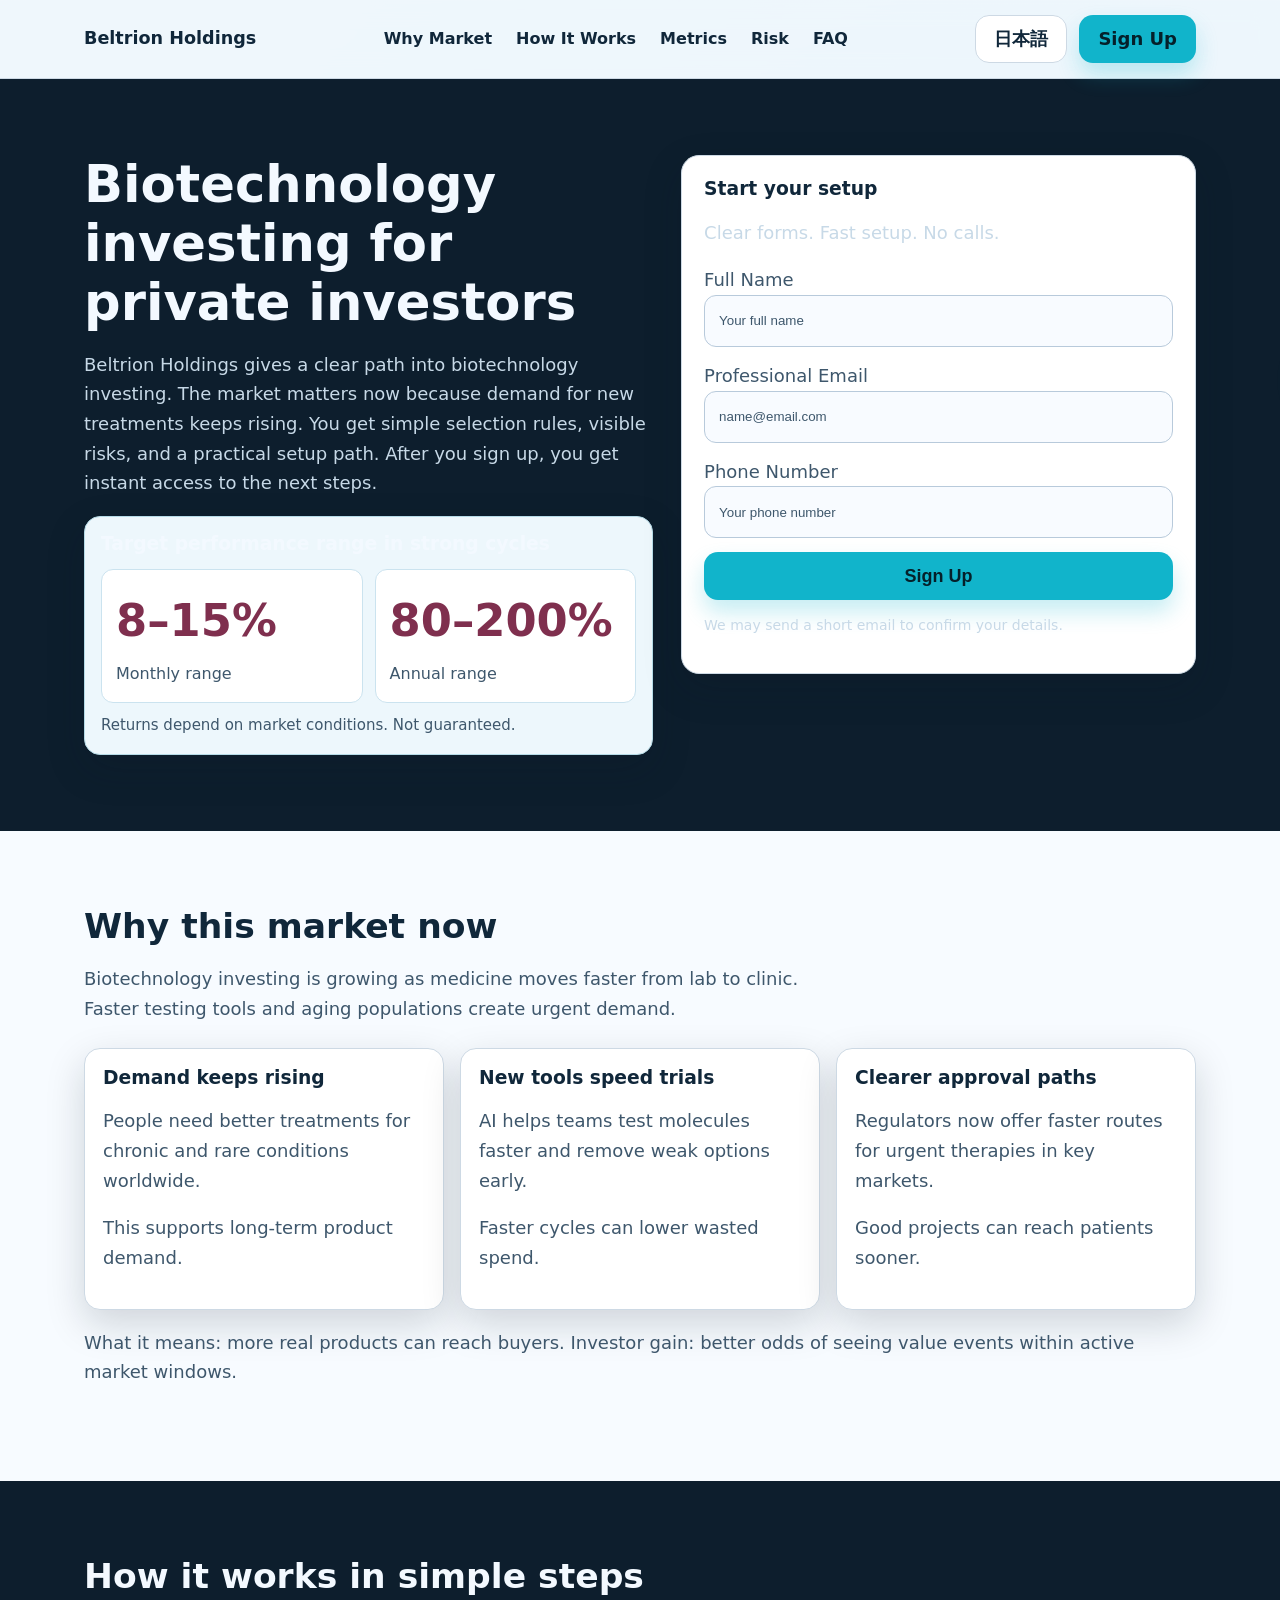
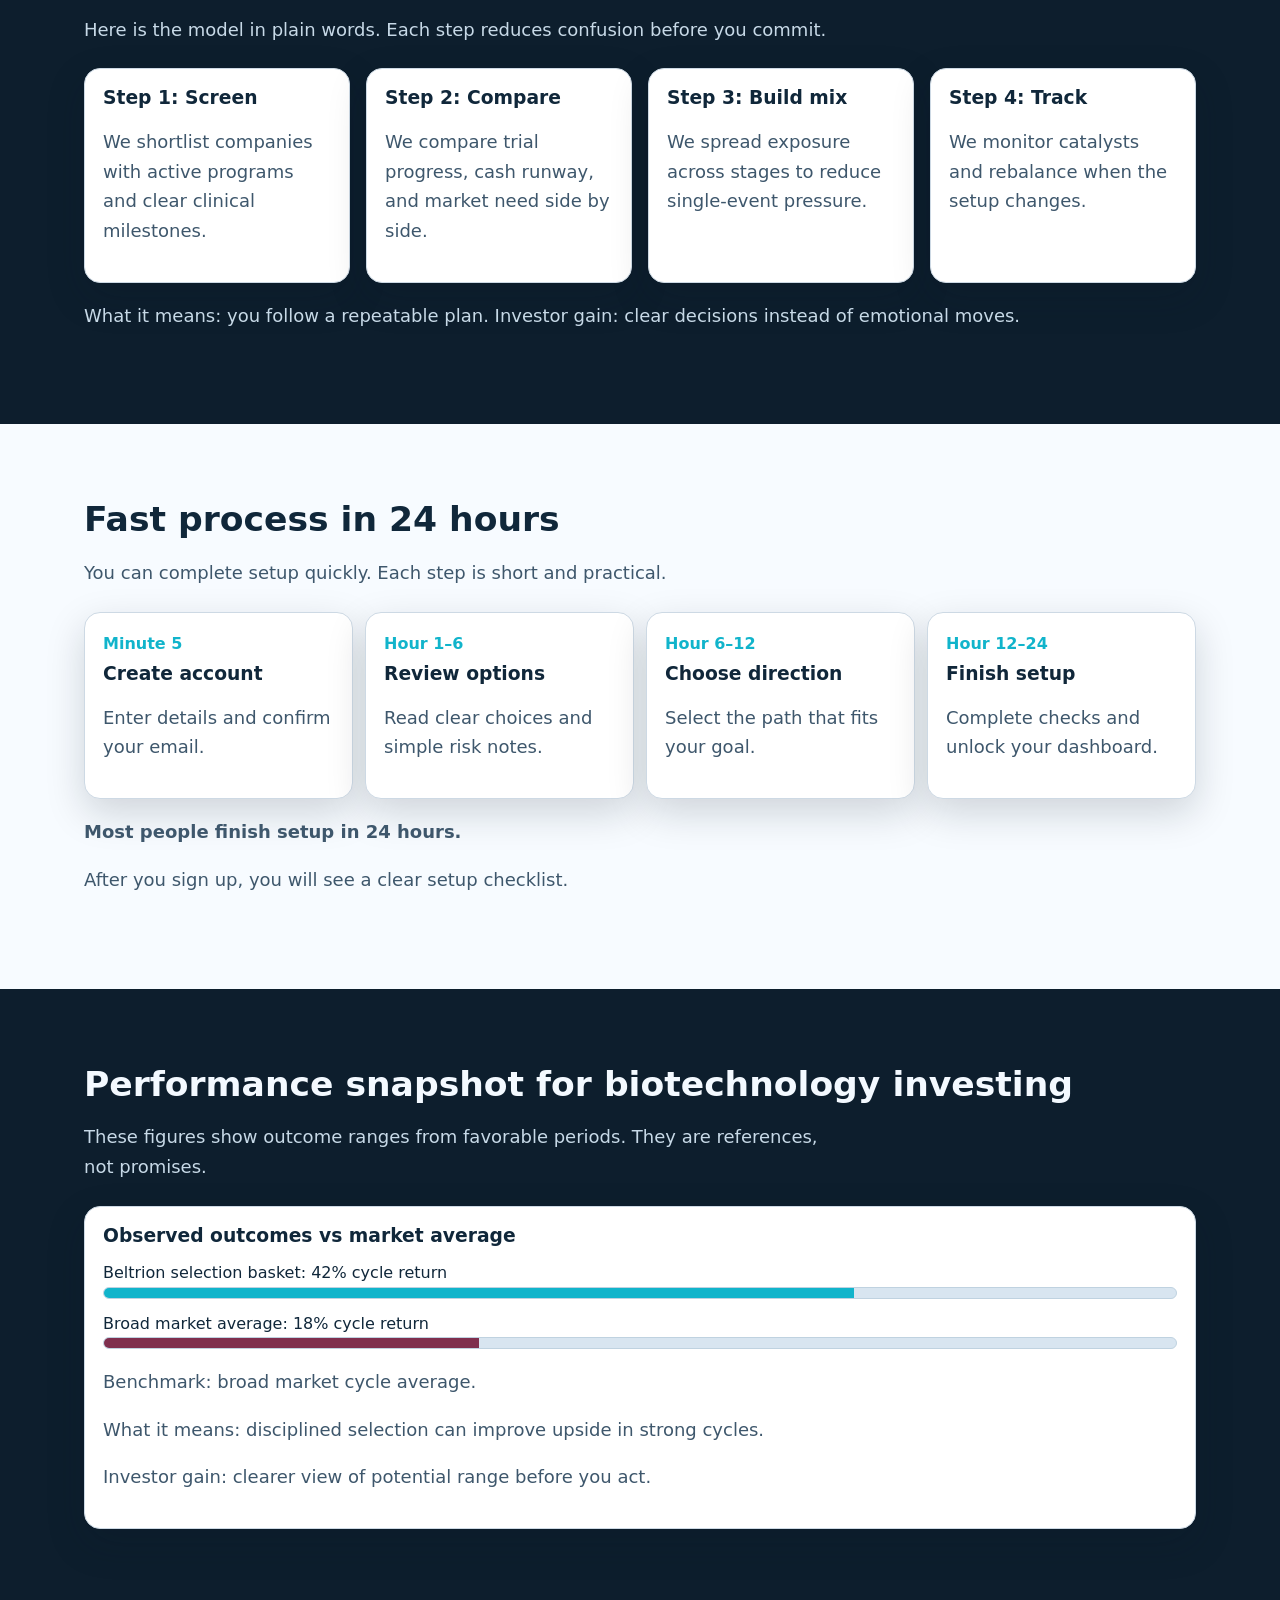
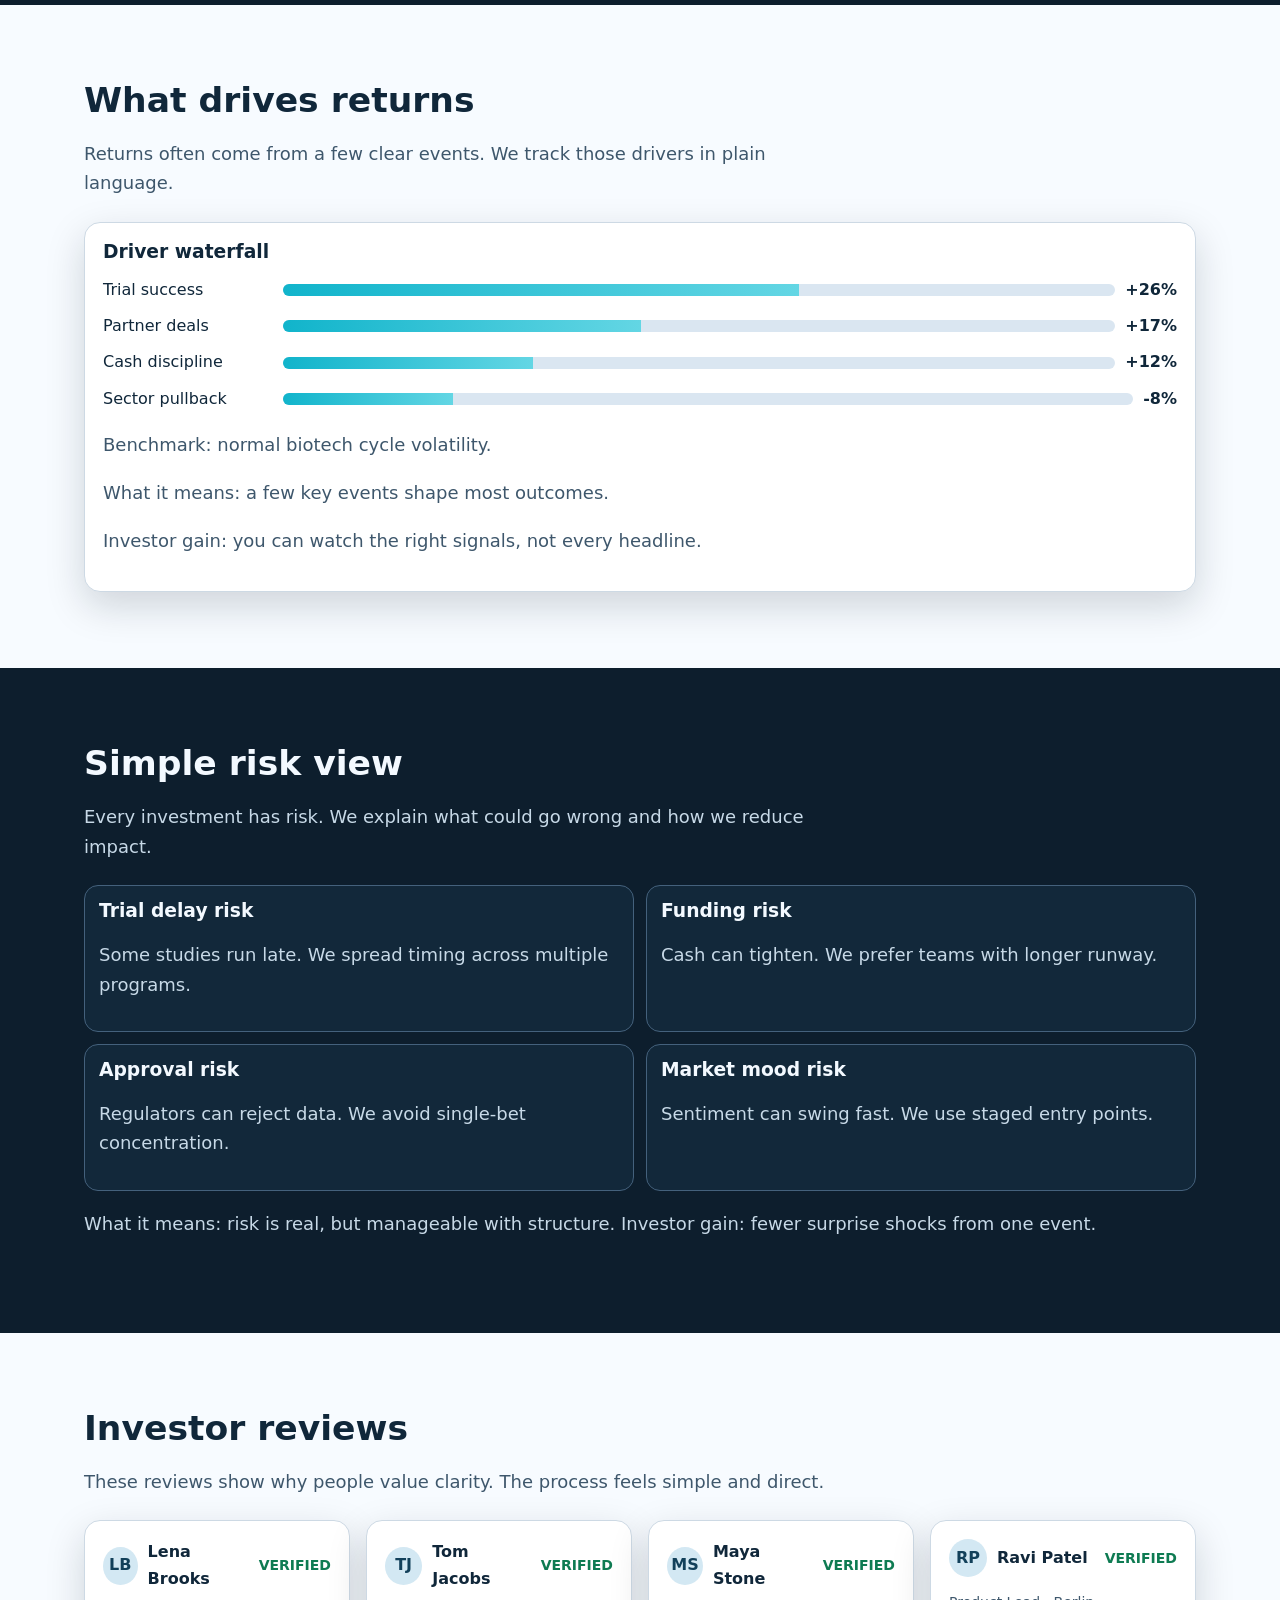
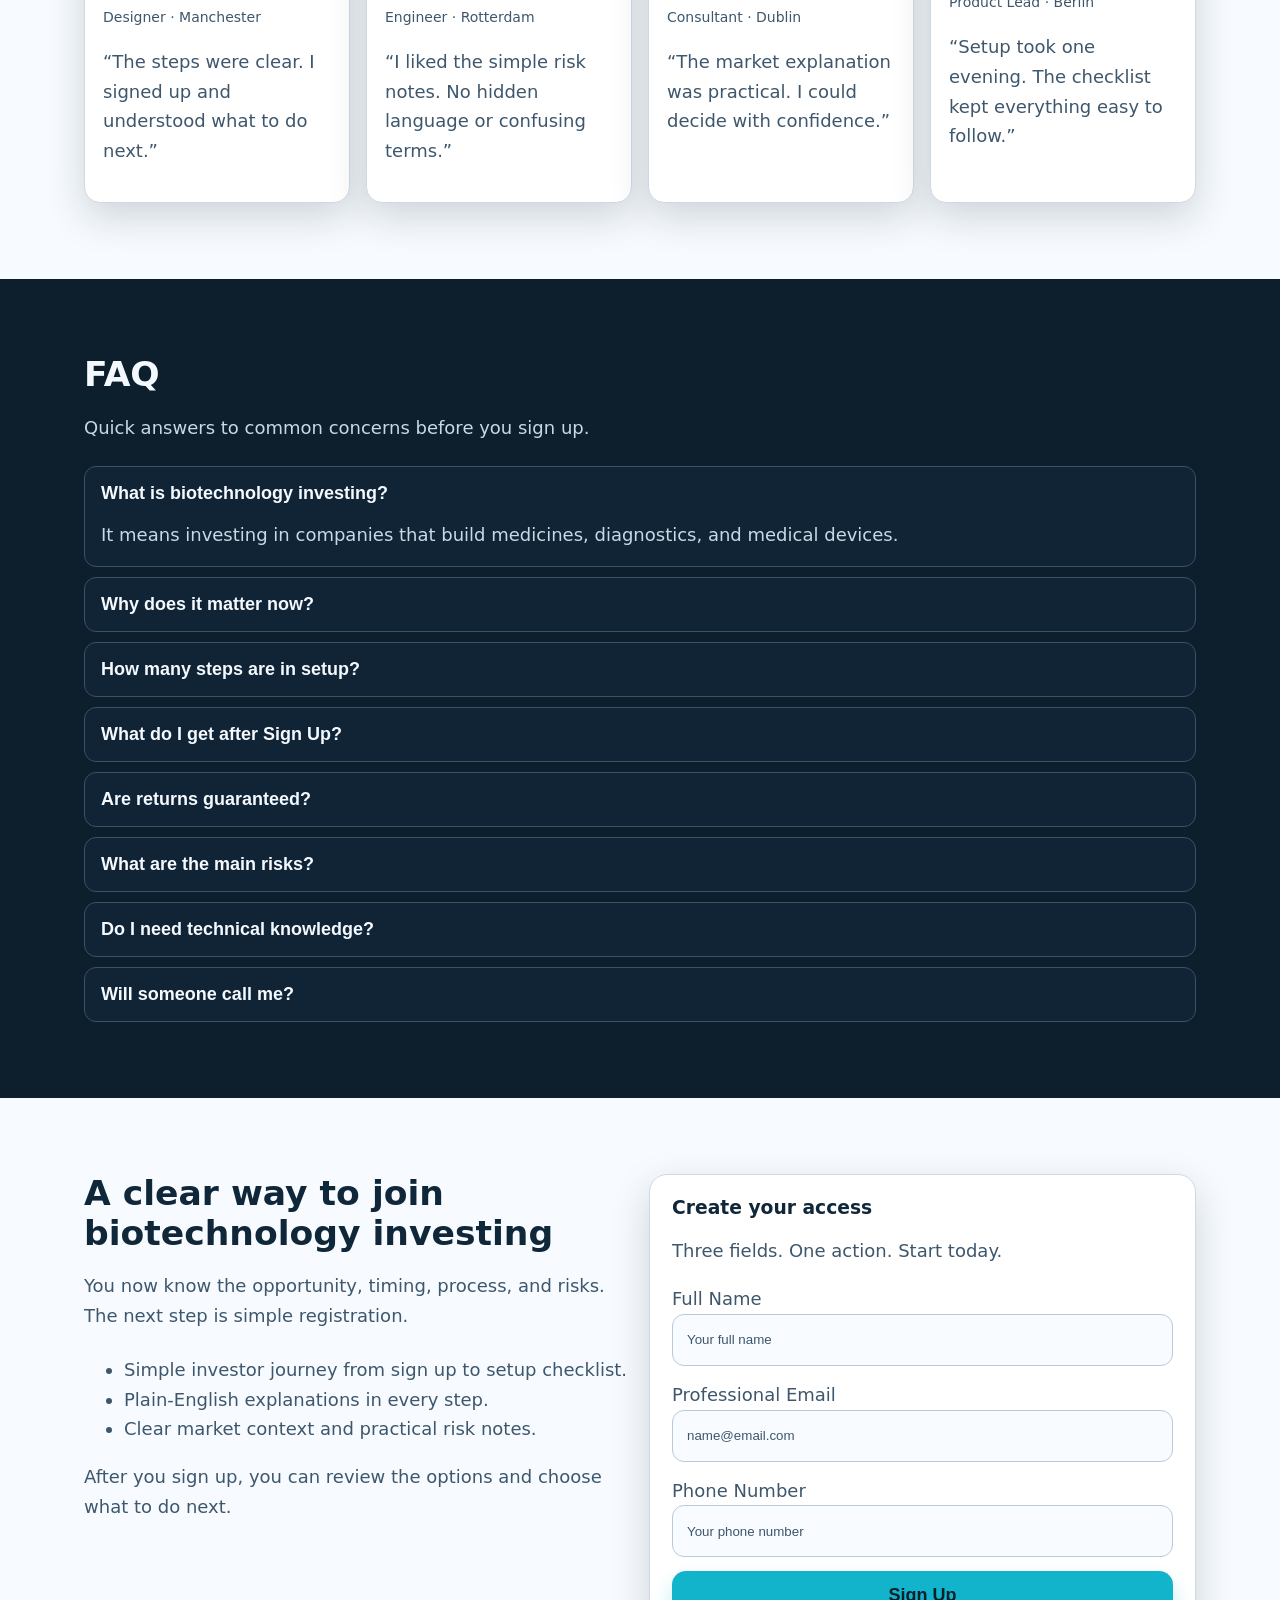
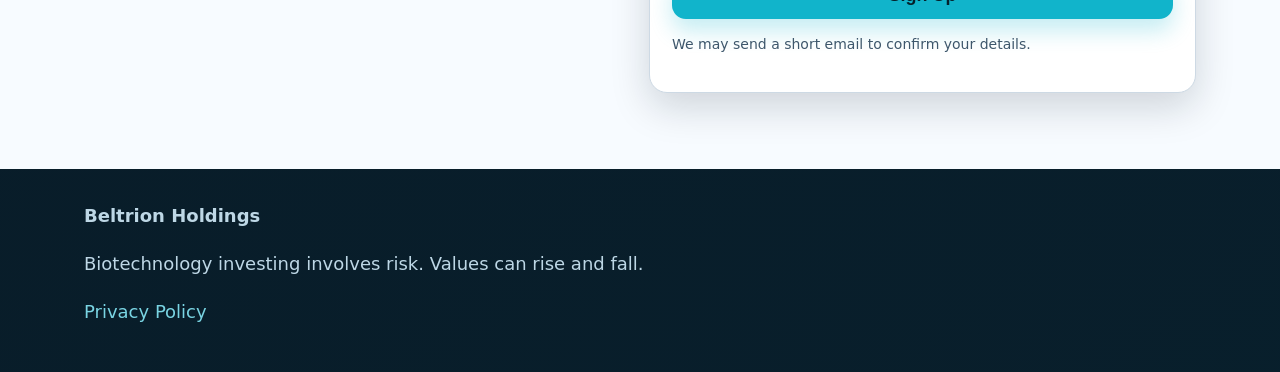
<file: jp/index.html>
<!-- DESIGN SEED: 5932 -->
<!doctype html>
<html lang="en">
<head>
  <meta charset="UTF-8" />
  <meta name="viewport" content="width=device-width, initial-scale=1.0" />
  <title>Beltrion Holdings | Biotechnology investing for private investors (日本語)</title>
  <meta name="description" content="Beltrion Holdings explains biotechnology investing in simple English with clear steps, risks, and Sign Up guidance for private investors.">
  <link rel="canonical" href="https://beltrionholdings.com/jp/index.html">
  <link rel="alternate" hreflang="en" href="https://beltrionholdings.com/index.html">
  <link rel="alternate" hreflang="de" href="https://beltrionholdings.com/de/index.html">
  <link rel="alternate" hreflang="fr" href="https://beltrionholdings.com/fr/index.html">
  <link rel="alternate" hreflang="es" href="https://beltrionholdings.com/es/index.html">
  <link rel="alternate" hreflang="it" href="https://beltrionholdings.com/it/index.html">
  <link rel="alternate" hreflang="tr" href="https://beltrionholdings.com/tr/index.html">
  <link rel="alternate" hreflang="pt" href="https://beltrionholdings.com/pt/index.html">
  <link rel="alternate" hreflang="ja" href="https://beltrionholdings.com/jp/index.html">
  <link rel="alternate" hreflang="sk" href="https://beltrionholdings.com/sk/index.html">
  <link rel="alternate" hreflang="nl-BE" href="https://beltrionholdings.com/be/index.html">
  <meta property="og:title" content="Beltrion Holdings | Biotechnology investing for private investors (日本語)">
  <meta property="og:description" content="Beltrion Holdings explains biotechnology investing in simple English with clear steps, risks, and Sign Up guidance for private investors.">
  <meta property="og:type" content="website">
  <meta property="og:url" content="https://beltrionholdings.com/jp/index.html">
  <meta name="twitter:card" content="summary_large_image">
  <meta name="twitter:title" content="Beltrion Holdings | Biotechnology investing for private investors (日本語)">
  <meta name="twitter:description" content="Beltrion Holdings explains biotechnology investing in simple English with clear steps, risks, and Sign Up guidance for private investors.">
  <link rel="stylesheet" href="../assets/style.css">
  <script type="application/ld+json">{"@context":"https://schema.org","@graph":[{"@type":"Organization","name":"Beltrion Holdings","url":"https://beltrionholdings.com","logo":"https://beltrionholdings.com/assets/img/logo.png"},{"@type":"WebSite","name":"Beltrion Holdings","url":"https://beltrionholdings.com"},{"@type":"FAQPage","mainEntity":[{"@type":"Question","name":"What is biotechnology investing?","acceptedAnswer":{"@type":"Answer","text":"Biotechnology investing means funding companies that build medicines, diagnostics, and medical tools."}},{"@type":"Question","name":"What happens after Sign Up?","acceptedAnswer":{"@type":"Answer","text":"After you sign up, you get instant access to the next steps."}}]},{"@type":"Review","author":{"@type":"Person","name":"Lena Brooks"},"reviewBody":"I understood the process quickly and signed up in one evening.","itemReviewed":{"@type":"Organization","name":"Beltrion Holdings"}}]}</script>
</head>
<body>
<div class="page-bg">
  <div class="mesh"></div>
  <header class="site-header">
    <div class="container header-inner">
      <a class="brand" href="../index.html">Beltrion Holdings</a>
      <nav class="main-nav" aria-label="Main">
        <a href="#market">Why Market</a><a href="#model">How It Works</a><a href="#metrics">Metrics</a><a href="#risk">Risk</a><a href="#faq">FAQ</a>
      </nav>
      <div class="header-right">
        <div class="lang">
          <button class="lang-toggle" aria-label="Open language menu">日本語</button>
          <div class="lang-menu">
            <a href="../index.html"><svg class="flag" viewBox="0 0 20 14"><rect width="20" height="14" fill="#012169"/><rect y="6" width="20" height="2" fill="#fff"/></svg>English</a>
            <a href="../de/index.html"><svg class="flag" viewBox="0 0 20 14"><rect width="20" height="14" fill="#000"/><rect y="4.7" width="20" height="4.7" fill="#d00"/><rect y="9.4" width="20" height="4.6" fill="#ffce00"/></svg>Deutsch</a>
            <a href="../fr/index.html"><svg class="flag" viewBox="0 0 20 14"><rect width="6.7" height="14" fill="#0055a4"/><rect x="6.7" width="6.6" height="14" fill="#fff"/><rect x="13.3" width="6.7" height="14" fill="#ef4135"/></svg>Français</a>
            <a href="../es/index.html"><svg class="flag" viewBox="0 0 20 14"><rect width="20" height="14" fill="#c60b1e"/><rect y="4" width="20" height="6" fill="#ffc400"/></svg>Español</a>
            <a href="../it/index.html"><svg class="flag" viewBox="0 0 20 14"><rect width="6.7" height="14" fill="#009246"/><rect x="6.7" width="6.6" height="14" fill="#fff"/><rect x="13.3" width="6.7" height="14" fill="#ce2b37"/></svg>Italiano</a>
            <a href="../tr/index.html"><svg class="flag" viewBox="0 0 20 14"><rect width="20" height="14" fill="#e30a17"/><circle cx="8" cy="7" r="3" fill="#fff"/></svg>Türkçe</a>
            <a href="../pt/index.html"><svg class="flag" viewBox="0 0 20 14"><rect width="8" height="14" fill="#006600"/><rect x="8" width="12" height="14" fill="#ff0000"/></svg>Português</a>
            <a href="../jp/index.html"><svg class="flag" viewBox="0 0 20 14"><rect width="20" height="14" fill="#fff"/><circle cx="10" cy="7" r="3.4" fill="#bc002d"/></svg>日本語</a>
            <a href="../sk/index.html"><svg class="flag" viewBox="0 0 20 14"><rect width="20" height="14" fill="#fff"/><rect y="4.7" width="20" height="4.7" fill="#0b4ea2"/><rect y="9.4" width="20" height="4.6" fill="#ee1c25"/></svg>Slovak</a>
            <a href="../be/index.html"><svg class="flag" viewBox="0 0 20 14"><rect width="6.7" height="14" fill="#000"/><rect x="6.7" width="6.6" height="14" fill="#ffd90c"/><rect x="13.3" width="6.7" height="14" fill="#ef3340"/></svg>Nederlands (BE)</a>
          </div>
        </div>
        <a class="btn btn-primary" href="#signup-final">Sign Up</a>
      </div>
      <button class="btn mobile-toggle" data-open-drawer aria-label="Open menu">☰</button>
    </div>
  </header>

  <div class="drawer-backdrop" data-drawer-backdrop></div>
  <aside class="mobile-drawer" data-drawer>
    <button class="btn btn-ghost" data-close-drawer aria-label="Close menu">✕</button>
    <a href="#market">Why Market</a><a href="#model">How It Works</a><a href="#metrics">Metrics</a><a href="#risk">Risk</a><a href="#faq">FAQ</a>
    <div class="lang">
      <button class="lang-toggle" aria-label="Open language menu">日本語</button>
      <div class="lang-menu">
        <a href="../index.html"><svg class="flag" viewBox="0 0 20 14"><rect width="20" height="14" fill="#012169"/></svg>English</a>
        <a href="../de/index.html"><svg class="flag" viewBox="0 0 20 14"><rect width="20" height="14" fill="#000"/></svg>Deutsch</a>
        <a href="../fr/index.html"><svg class="flag" viewBox="0 0 20 14"><rect width="20" height="14" fill="#0055a4"/></svg>Français</a>
        <a href="../es/index.html"><svg class="flag" viewBox="0 0 20 14"><rect width="20" height="14" fill="#c60b1e"/></svg>Español</a>
        <a href="../it/index.html"><svg class="flag" viewBox="0 0 20 14"><rect width="20" height="14" fill="#009246"/></svg>Italiano</a>
        <a href="../tr/index.html"><svg class="flag" viewBox="0 0 20 14"><rect width="20" height="14" fill="#e30a17"/></svg>Türkçe</a>
        <a href="../pt/index.html"><svg class="flag" viewBox="0 0 20 14"><rect width="20" height="14" fill="#006600"/></svg>Português</a>
        <a href="../jp/index.html"><svg class="flag" viewBox="0 0 20 14"><rect width="20" height="14" fill="#fff"/></svg>日本語</a>
        <a href="../sk/index.html"><svg class="flag" viewBox="0 0 20 14"><rect width="20" height="14" fill="#0b4ea2"/></svg>Slovak</a>
        <a href="../be/index.html"><svg class="flag" viewBox="0 0 20 14"><rect width="20" height="14" fill="#ffd90c"/></svg>Nederlands (BE)</a>
      </div>
    </div>
    <a class="btn btn-primary" href="#signup-final">Sign Up</a>
  </aside>

  <main>
    <section class="section dark" id="hero">
      <div class="container hero-grid reveal">
        <div>
          <h1>Biotechnology investing for private investors</h1>
          <p>Beltrion Holdings gives a clear path into biotechnology investing. The market matters now because demand for new treatments keeps rising. You get simple selection rules, visible risks, and a practical setup path. After you sign up, you get instant access to the next steps.</p>
          <div class="performance-panel">
            <h3>Target performance range in strong cycles</h3>
            <div class="performance-grid">
              <div class="perf-box"><div class="perf-num">8–15%</div><div class="perf-label">Monthly range</div></div>
              <div class="perf-box"><div class="perf-num">80–200%</div><div class="perf-label">Annual range</div></div>
            </div>
            <div class="perf-disclaimer">Returns depend on market conditions. Not guaranteed.</div>
          </div>
        </div>
        <form class="form-card" aria-label="Hero sign up form">
          <h3 class="form-title">Start your setup</h3>
          <p class="form-sub">Clear forms. Fast setup. No calls.</p>
          <div class="form-stack">
            <label>Full Name<input required placeholder="Your full name"></label>
            <label>Professional Email<input required type="email" placeholder="name@email.com"></label>
            <label>Phone Number<input required type="tel" placeholder="Your phone number"></label>
            <button class="btn btn-primary" type="submit">Sign Up</button>
          </div>
          <p class="mini form-note">We may send a short email to confirm your details.</p>
        </form>
      </div>
    </section>

    <section class="section light" id="market"><div class="container reveal"><h2>Why this market now</h2><p class="intro">Biotechnology investing is growing as medicine moves faster from lab to clinic. Faster testing tools and aging populations create urgent demand.</p>
      <div class="card-grid"><article class="card"><h3>Demand keeps rising</h3><p>People need better treatments for chronic and rare conditions worldwide.</p><p class="muted">This supports long-term product demand.</p></article><article class="card"><h3>New tools speed trials</h3><p>AI helps teams test molecules faster and remove weak options early.</p><p class="muted">Faster cycles can lower wasted spend.</p></article><article class="card"><h3>Clearer approval paths</h3><p>Regulators now offer faster routes for urgent therapies in key markets.</p><p class="muted">Good projects can reach patients sooner.</p></article></div>
      <p>What it means: more real products can reach buyers. Investor gain: better odds of seeing value events within active market windows.</p></div></section>

    <section class="section dark" id="model"><div class="container reveal"><h2>How it works in simple steps</h2><p class="intro">Here is the model in plain words. Each step reduces confusion before you commit.</p><div class="card-grid"><article class="card"><h3>Step 1: Screen</h3><p>We shortlist companies with active programs and clear clinical milestones.</p></article><article class="card"><h3>Step 2: Compare</h3><p>We compare trial progress, cash runway, and market need side by side.</p></article><article class="card"><h3>Step 3: Build mix</h3><p>We spread exposure across stages to reduce single-event pressure.</p></article><article class="card"><h3>Step 4: Track</h3><p>We monitor catalysts and rebalance when the setup changes.</p></article></div><p>What it means: you follow a repeatable plan. Investor gain: clear decisions instead of emotional moves.</p></div></section>

    <section class="section light" id="process"><div class="container reveal"><h2>Fast process in 24 hours</h2><p class="intro">You can complete setup quickly. Each step is short and practical.</p><div class="process"><article class="card"><div class="step-time">Minute 5</div><h3>Create account</h3><p>Enter details and confirm your email.</p></article><article class="card"><div class="step-time">Hour 1–6</div><h3>Review options</h3><p>Read clear choices and simple risk notes.</p></article><article class="card"><div class="step-time">Hour 6–12</div><h3>Choose direction</h3><p>Select the path that fits your goal.</p></article><article class="card"><div class="step-time">Hour 12–24</div><h3>Finish setup</h3><p>Complete checks and unlock your dashboard.</p></article></div><p><strong>Most people finish setup in 24 hours.</strong></p><p>After you sign up, you will see a clear setup checklist.</p></div></section>

    <section class="section dark" id="metrics"><div class="container reveal"><h2>Performance snapshot for biotechnology investing</h2><p class="intro">These figures show outcome ranges from favorable periods. They are references, not promises.</p><div class="viz-card card metric-compare"><h3>Observed outcomes vs market average</h3><div class="row"><div>Beltrion selection basket: 42% cycle return</div><div class="track"><div class="fill-a" style="--w:70%"></div></div></div><div class="row"><div>Broad market average: 18% cycle return</div><div class="track"><div class="fill-b" style="--w:35%"></div></div></div><p>Benchmark: broad market cycle average.</p><p>What it means: disciplined selection can improve upside in strong cycles.</p><p>Investor gain: clearer view of potential range before you act.</p></div></div></section>

    <section class="section light" id="insights"><div class="container reveal"><h2>What drives returns</h2><p class="intro">Returns often come from a few clear events. We track those drivers in plain language.</p><div class="viz-card card"><h3>Driver waterfall</h3><div class="waterfall"><div class="water-row"><span>Trial success</span><div class="water-bar"><span style="--w:62%"></span></div><strong>+26%</strong></div><div class="water-row"><span>Partner deals</span><div class="water-bar"><span style="--w:43%"></span></div><strong>+17%</strong></div><div class="water-row"><span>Cash discipline</span><div class="water-bar"><span style="--w:30%"></span></div><strong>+12%</strong></div><div class="water-row"><span>Sector pullback</span><div class="water-bar"><span style="--w:20%"></span></div><strong>-8%</strong></div></div><p>Benchmark: normal biotech cycle volatility.</p><p>What it means: a few key events shape most outcomes.</p><p>Investor gain: you can watch the right signals, not every headline.</p></div></div></section>

    <section class="section dark" id="risk"><div class="container reveal"><h2>Simple risk view</h2><p class="intro">Every investment has risk. We explain what could go wrong and how we reduce impact.</p><div class="risk-matrix"><article class="matrix-cell"><h3>Trial delay risk</h3><p>Some studies run late. We spread timing across multiple programs.</p></article><article class="matrix-cell"><h3>Funding risk</h3><p>Cash can tighten. We prefer teams with longer runway.</p></article><article class="matrix-cell"><h3>Approval risk</h3><p>Regulators can reject data. We avoid single-bet concentration.</p></article><article class="matrix-cell"><h3>Market mood risk</h3><p>Sentiment can swing fast. We use staged entry points.</p></article></div><p>What it means: risk is real, but manageable with structure. Investor gain: fewer surprise shocks from one event.</p></div></section>

    <section class="section light" id="reviews"><div class="container reveal"><h2>Investor reviews</h2><p class="intro">These reviews show why people value clarity. The process feels simple and direct.</p><div class="card-grid"><article class="review-card"><div class="review-head"><div class="avatar">LB</div><strong>Lena Brooks</strong><span class="verified">VERIFIED</span></div><p class="mini">Designer · Manchester</p><p>“The steps were clear. I signed up and understood what to do next.”</p></article><article class="review-card"><div class="review-head"><div class="avatar">TJ</div><strong>Tom Jacobs</strong><span class="verified">VERIFIED</span></div><p class="mini">Engineer · Rotterdam</p><p>“I liked the simple risk notes. No hidden language or confusing terms.”</p></article><article class="review-card"><div class="review-head"><div class="avatar">MS</div><strong>Maya Stone</strong><span class="verified">VERIFIED</span></div><p class="mini">Consultant · Dublin</p><p>“The market explanation was practical. I could decide with confidence.”</p></article><article class="review-card"><div class="review-head"><div class="avatar">RP</div><strong>Ravi Patel</strong><span class="verified">VERIFIED</span></div><p class="mini">Product Lead · Berlin</p><p>“Setup took one evening. The checklist kept everything easy to follow.”</p></article></div></div></section>

    <section class="section dark" id="faq"><div class="container reveal"><h2>FAQ</h2><p class="intro">Quick answers to common concerns before you sign up.</p><div class="faq-list"><article class="faq-item open"><button class="faq-q">What is biotechnology investing?</button><div class="faq-answer">It means investing in companies that build medicines, diagnostics, and medical devices.</div></article><article class="faq-item"><button class="faq-q">Why does it matter now?</button><div class="faq-answer">Aging populations and faster science tools are raising demand for new treatments.</div></article><article class="faq-item"><button class="faq-q">How many steps are in setup?</button><div class="faq-answer">Four short steps, and most people finish setup in 24 hours.</div></article><article class="faq-item"><button class="faq-q">What do I get after Sign Up?</button><div class="faq-answer">After you sign up, you can review the options and choose what to do next.</div></article><article class="faq-item"><button class="faq-q">Are returns guaranteed?</button><div class="faq-answer">No. Returns depend on market conditions and can vary widely.</div></article><article class="faq-item"><button class="faq-q">What are the main risks?</button><div class="faq-answer">Trial delays, approval setbacks, and broad market pullbacks are key risks.</div></article><article class="faq-item"><button class="faq-q">Do I need technical knowledge?</button><div class="faq-answer">No. We explain each step in plain English with short notes.</div></article><article class="faq-item"><button class="faq-q">Will someone call me?</button><div class="faq-answer">No calls. We may send a short email to confirm your details.</div></article></div></div></section>

    <section class="section light" id="signup-final"><div class="container cta-wrap reveal"><div><h2>A clear way to join biotechnology investing</h2><p class="intro">You now know the opportunity, timing, process, and risks. The next step is simple registration.</p><ul><li>Simple investor journey from sign up to setup checklist.</li><li>Plain-English explanations in every step.</li><li>Clear market context and practical risk notes.</li></ul><p>After you sign up, you can review the options and choose what to do next.</p></div><form class="form-card" aria-label="Final sign up form"><h3>Create your access</h3><p class="form-sub">Three fields. One action. Start today.</p><div class="form-stack"><label>Full Name<input required placeholder="Your full name"></label><label>Professional Email<input required type="email" placeholder="name@email.com"></label><label>Phone Number<input required type="tel" placeholder="Your phone number"></label><button class="btn btn-primary" type="submit">Sign Up</button></div><p class="mini form-note">We may send a short email to confirm your details.</p></form></div></section>
  </main>

  <footer class="site-footer"><div class="container"><strong>Beltrion Holdings</strong><p>Biotechnology investing involves risk. Values can rise and fall.</p><a href="#" data-open-privacy>Privacy Policy</a></div></footer>
</div>

<div class="modal" data-modal>
  <div class="modal-panel" role="dialog" aria-modal="true" aria-label="Privacy Policy">
    <button class="close-x" data-close-modal aria-label="Close privacy modal">×</button>
    <h2>Privacy Policy</h2>
    <p><strong>Introduction:</strong> We explain what data we use and why in clear words.</p>
    <p><strong>Data collection:</strong> We collect name, email, phone, and basic site usage data.</p>
    <p><strong>Legal basis:</strong> We process data to run the service and meet legal duties.</p>
    <p><strong>Cookies:</strong> Cookies help with security, settings, and basic analytics.</p>
    <p><strong>Retention:</strong> We keep data only as long as needed for service and law.</p>
    <p><strong>Third-party sharing:</strong> We share limited data with hosting and email providers.</p>
    <p><strong>Security:</strong> We use access controls and encrypted transfer where available.</p>
    <p><strong>User rights:</strong> You can ask to access, correct, or delete your personal data.</p>
    <p><strong>International transfers:</strong> Data may be processed in other countries with safeguards.</p>
    <p><strong>Industry risk disclosure:</strong> Investment-related content is informational and not guaranteed results.</p>
    <p><strong>Contact:</strong> privacy@beltrionholdings.com</p>
    <div class="modal-footer"><button class="btn btn-ghost" data-close-modal>Close</button></div>
  </div>
</div>

<script src="../assets/app.js" defer></script>
</body>
</html>
</file>
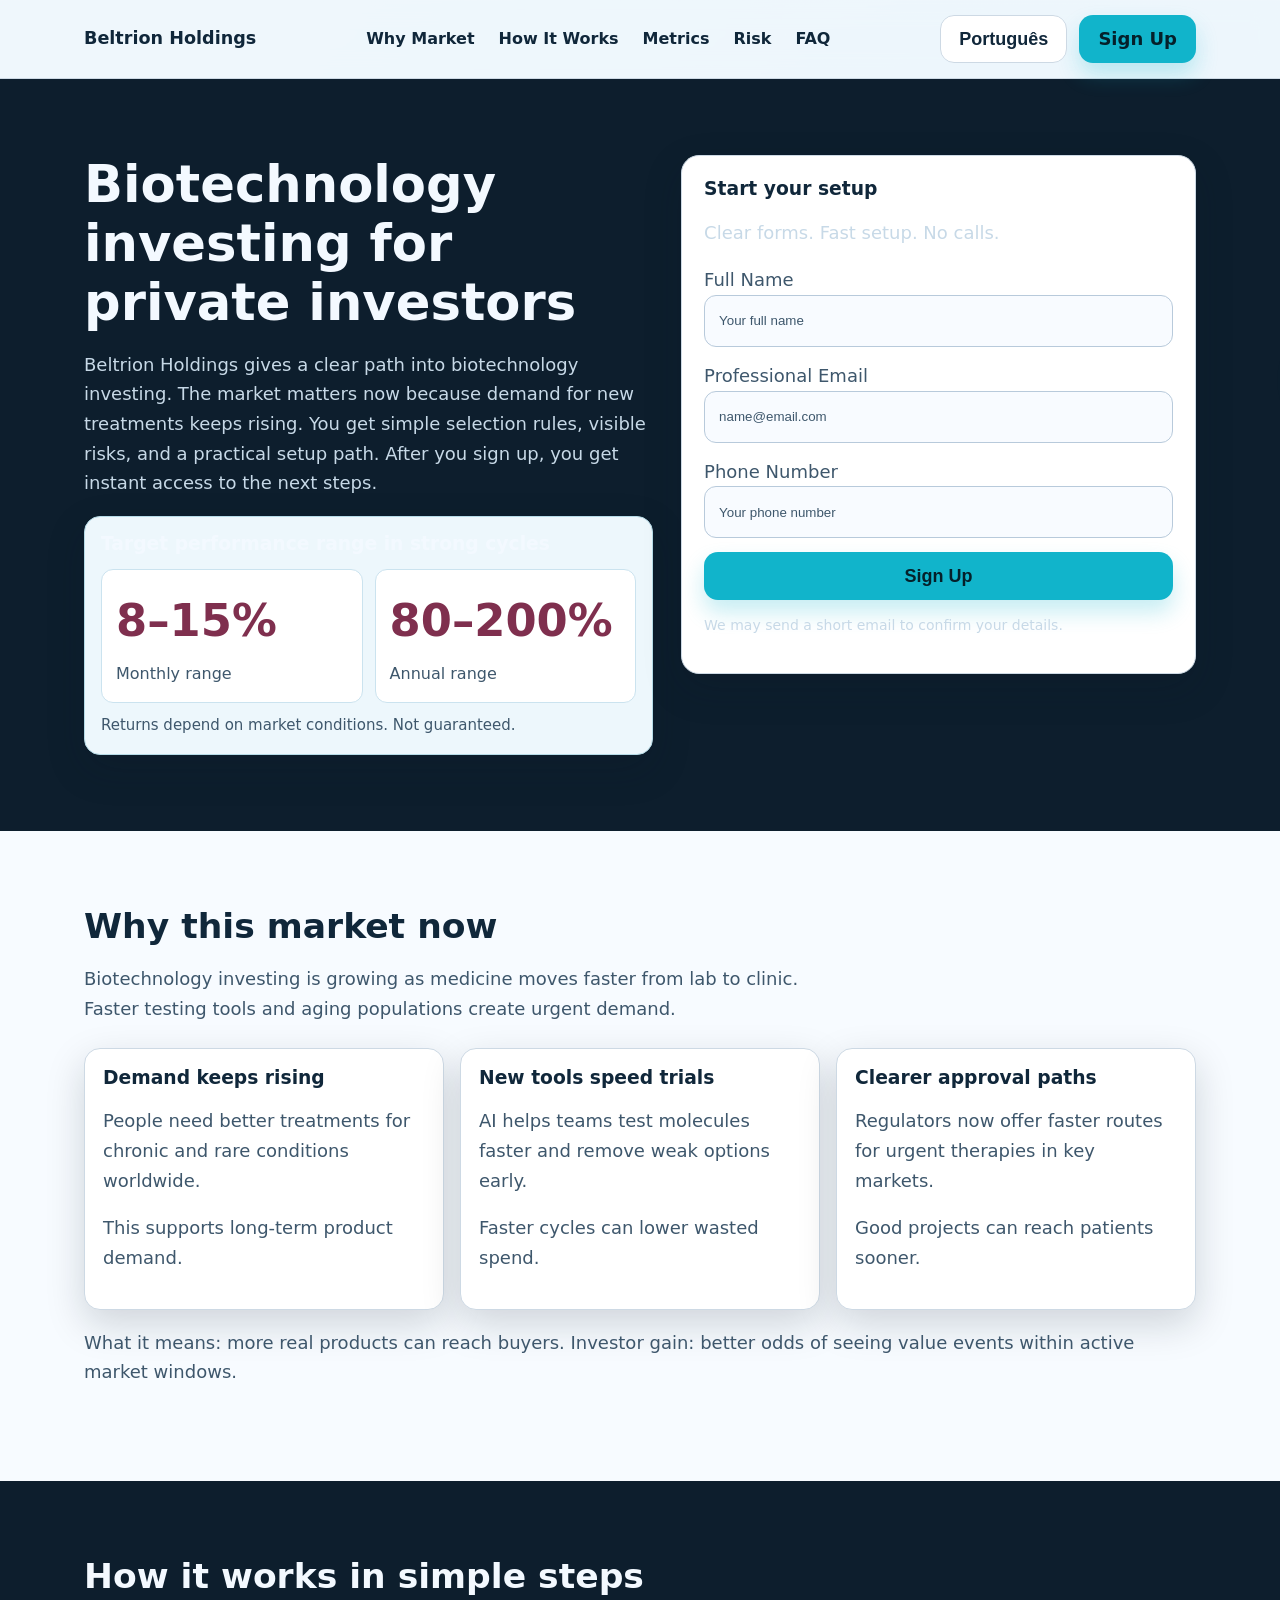
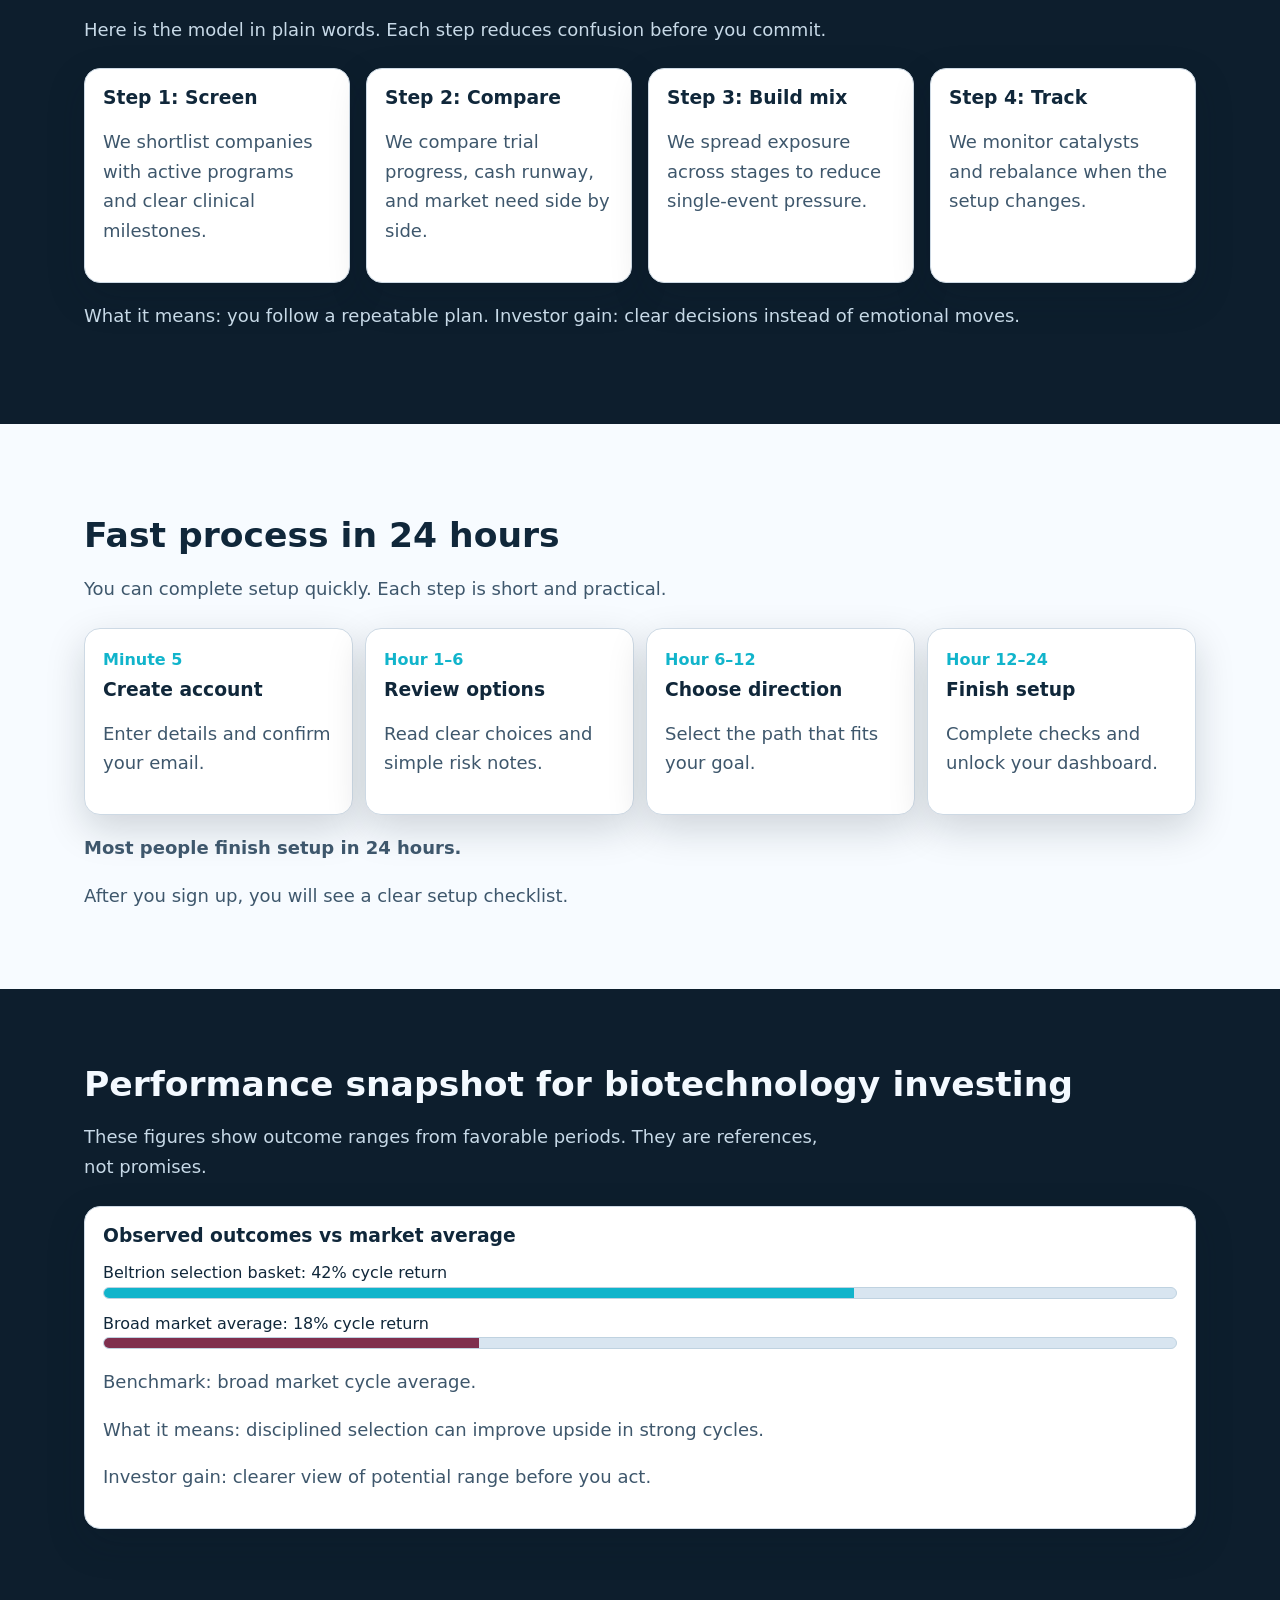
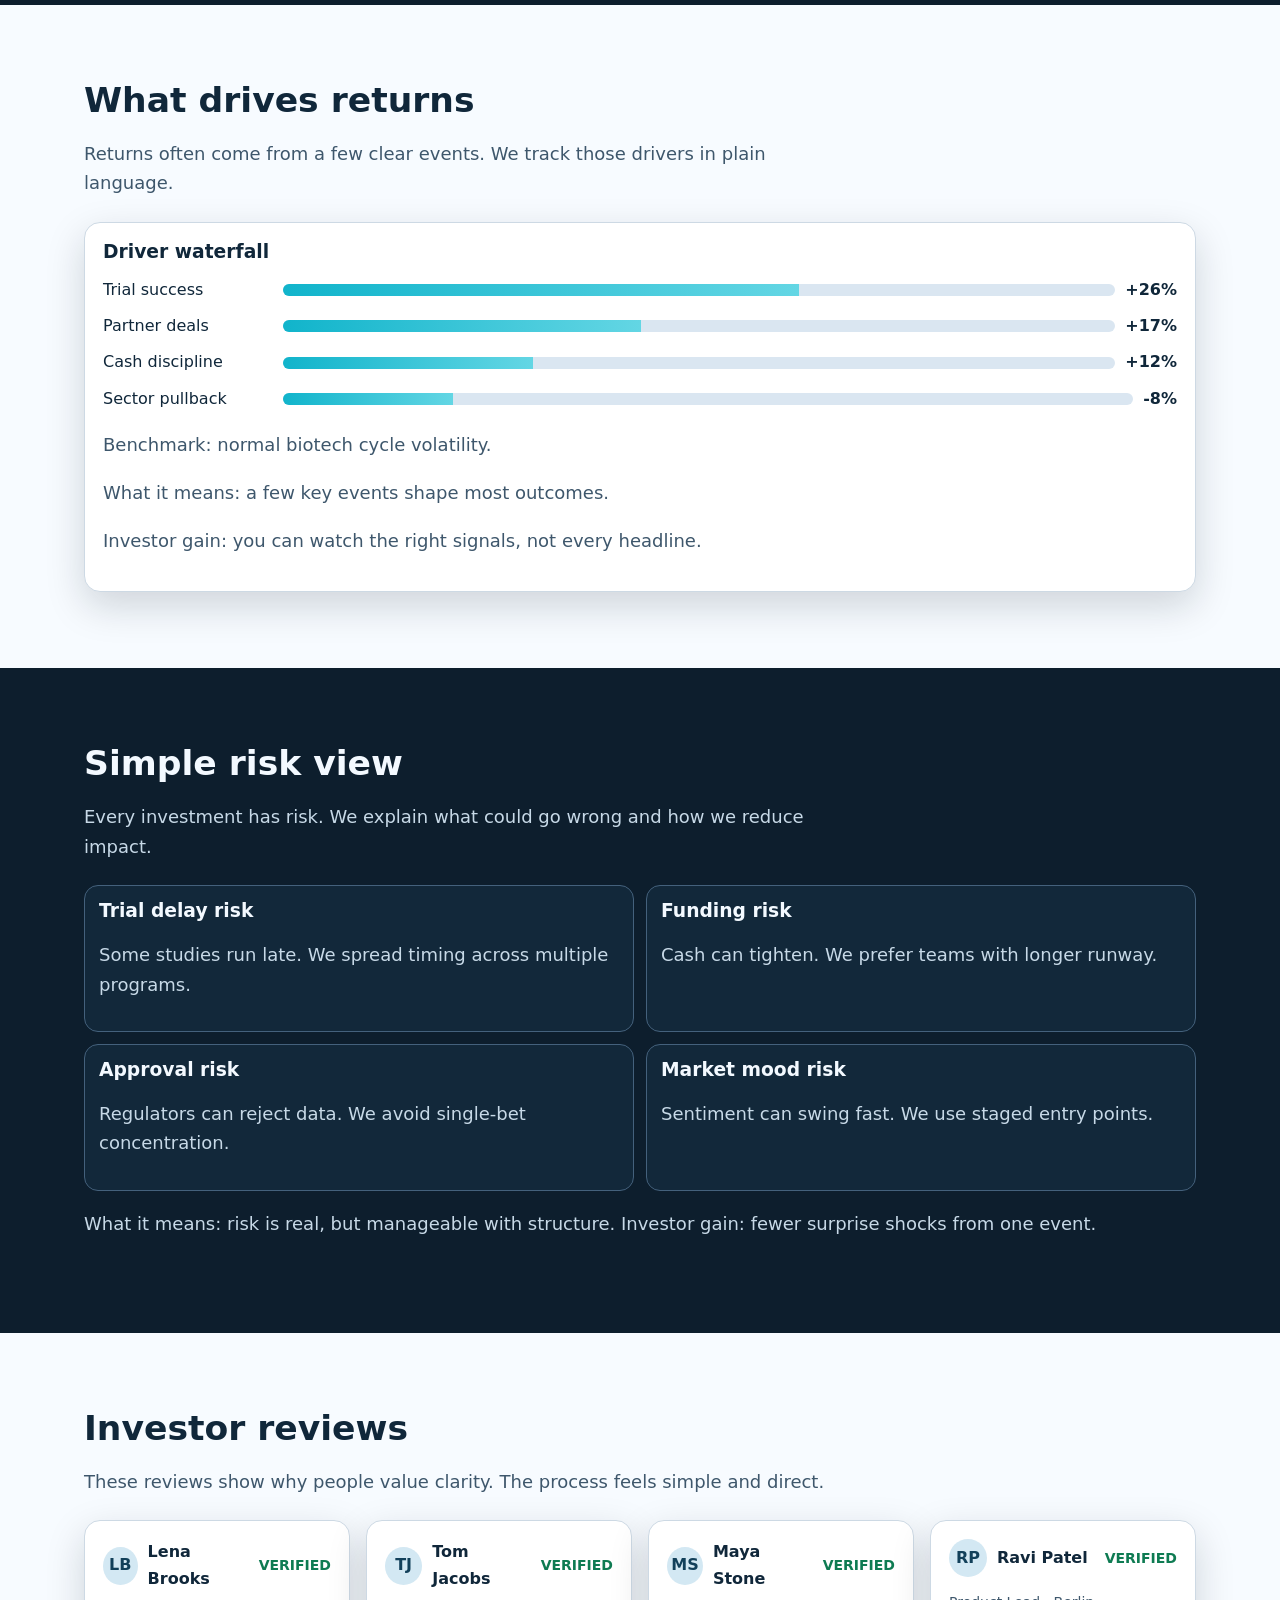
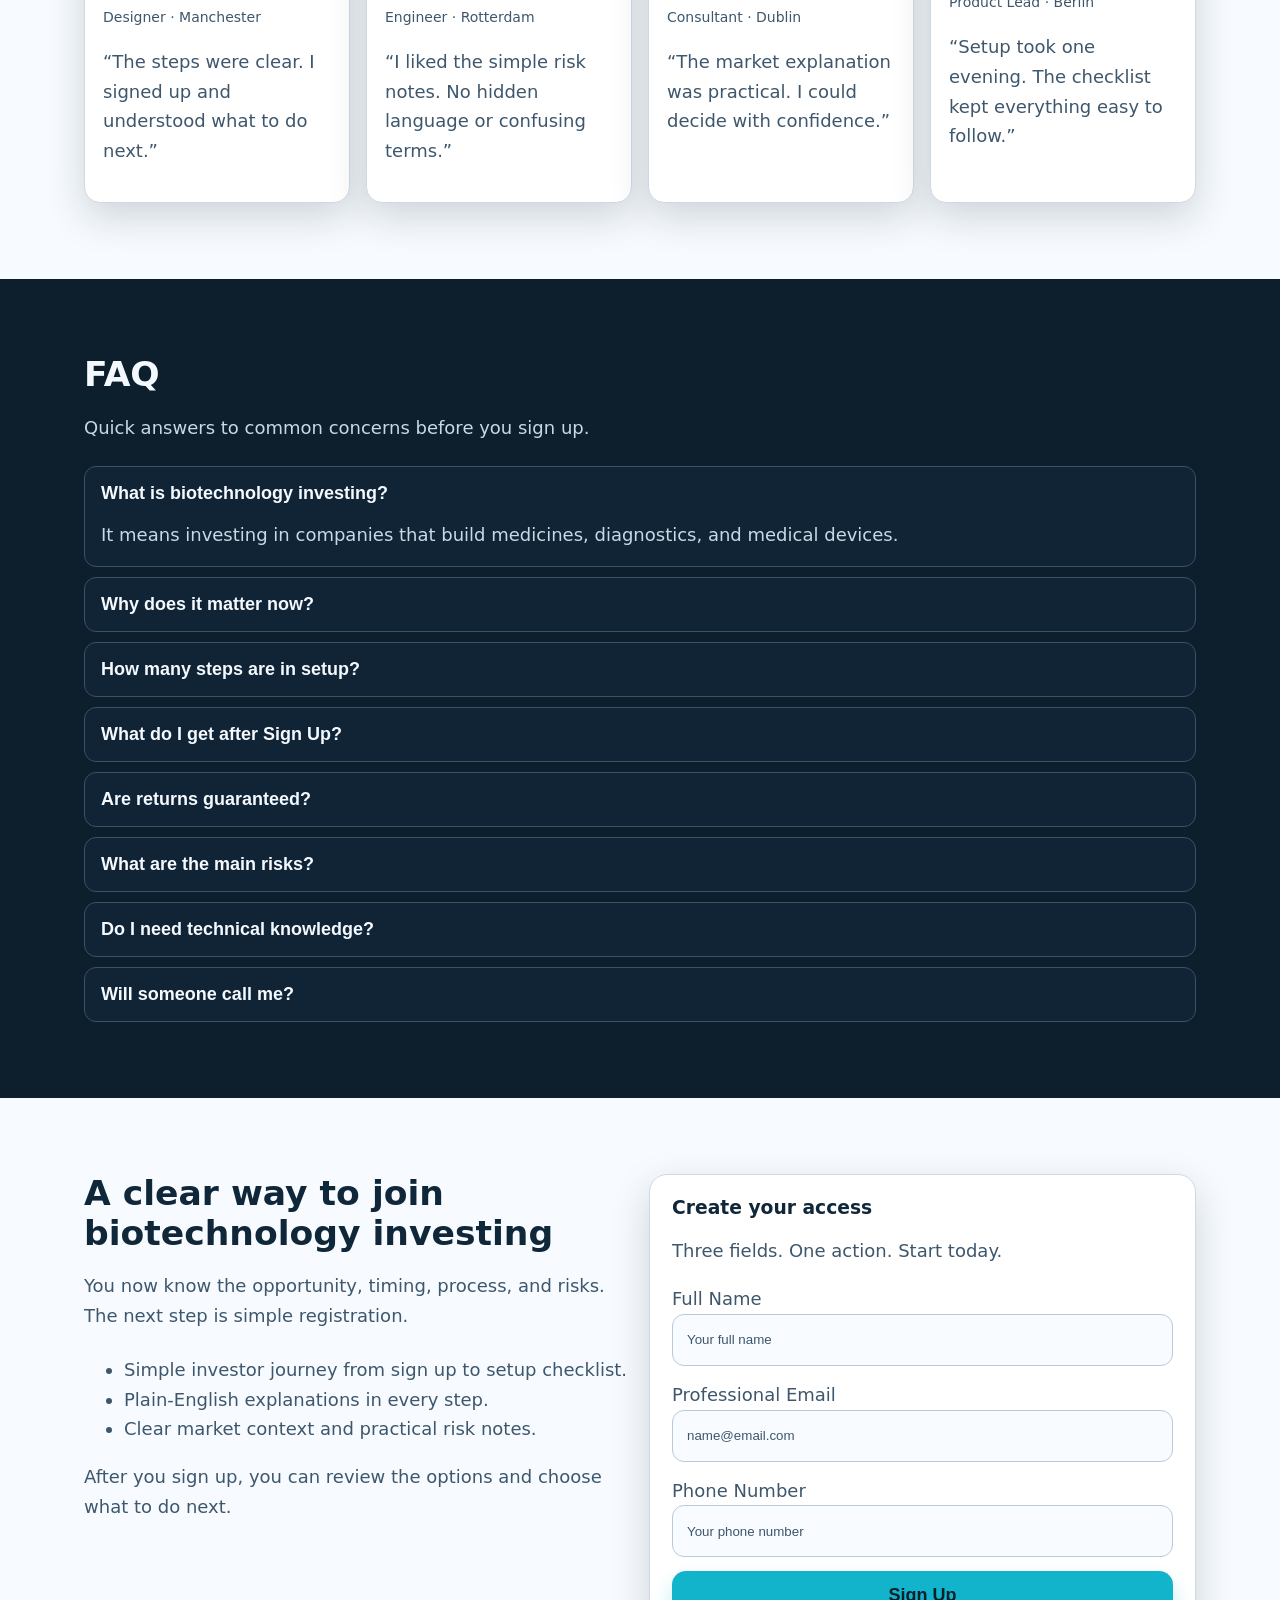
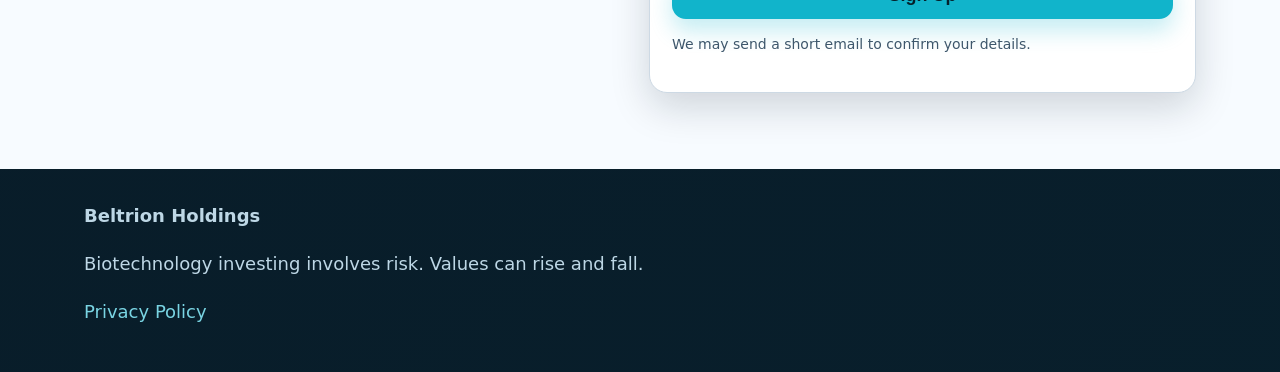
<file: pt/index.html>
<!-- DESIGN SEED: 5932 -->
<!doctype html>
<html lang="en">
<head>
  <meta charset="UTF-8" />
  <meta name="viewport" content="width=device-width, initial-scale=1.0" />
  <title>Beltrion Holdings | Biotechnology investing for private investors (Português)</title>
  <meta name="description" content="Beltrion Holdings explains biotechnology investing in simple English with clear steps, risks, and Sign Up guidance for private investors.">
  <link rel="canonical" href="https://beltrionholdings.com/pt/index.html">
  <link rel="alternate" hreflang="en" href="https://beltrionholdings.com/index.html">
  <link rel="alternate" hreflang="de" href="https://beltrionholdings.com/de/index.html">
  <link rel="alternate" hreflang="fr" href="https://beltrionholdings.com/fr/index.html">
  <link rel="alternate" hreflang="es" href="https://beltrionholdings.com/es/index.html">
  <link rel="alternate" hreflang="it" href="https://beltrionholdings.com/it/index.html">
  <link rel="alternate" hreflang="tr" href="https://beltrionholdings.com/tr/index.html">
  <link rel="alternate" hreflang="pt" href="https://beltrionholdings.com/pt/index.html">
  <link rel="alternate" hreflang="ja" href="https://beltrionholdings.com/jp/index.html">
  <link rel="alternate" hreflang="sk" href="https://beltrionholdings.com/sk/index.html">
  <link rel="alternate" hreflang="nl-BE" href="https://beltrionholdings.com/be/index.html">
  <meta property="og:title" content="Beltrion Holdings | Biotechnology investing for private investors (Português)">
  <meta property="og:description" content="Beltrion Holdings explains biotechnology investing in simple English with clear steps, risks, and Sign Up guidance for private investors.">
  <meta property="og:type" content="website">
  <meta property="og:url" content="https://beltrionholdings.com/pt/index.html">
  <meta name="twitter:card" content="summary_large_image">
  <meta name="twitter:title" content="Beltrion Holdings | Biotechnology investing for private investors (Português)">
  <meta name="twitter:description" content="Beltrion Holdings explains biotechnology investing in simple English with clear steps, risks, and Sign Up guidance for private investors.">
  <link rel="stylesheet" href="../assets/style.css">
  <script type="application/ld+json">{"@context":"https://schema.org","@graph":[{"@type":"Organization","name":"Beltrion Holdings","url":"https://beltrionholdings.com","logo":"https://beltrionholdings.com/assets/img/logo.png"},{"@type":"WebSite","name":"Beltrion Holdings","url":"https://beltrionholdings.com"},{"@type":"FAQPage","mainEntity":[{"@type":"Question","name":"What is biotechnology investing?","acceptedAnswer":{"@type":"Answer","text":"Biotechnology investing means funding companies that build medicines, diagnostics, and medical tools."}},{"@type":"Question","name":"What happens after Sign Up?","acceptedAnswer":{"@type":"Answer","text":"After you sign up, you get instant access to the next steps."}}]},{"@type":"Review","author":{"@type":"Person","name":"Lena Brooks"},"reviewBody":"I understood the process quickly and signed up in one evening.","itemReviewed":{"@type":"Organization","name":"Beltrion Holdings"}}]}</script>
</head>
<body>
<div class="page-bg">
  <div class="mesh"></div>
  <header class="site-header">
    <div class="container header-inner">
      <a class="brand" href="../index.html">Beltrion Holdings</a>
      <nav class="main-nav" aria-label="Main">
        <a href="#market">Why Market</a><a href="#model">How It Works</a><a href="#metrics">Metrics</a><a href="#risk">Risk</a><a href="#faq">FAQ</a>
      </nav>
      <div class="header-right">
        <div class="lang">
          <button class="lang-toggle" aria-label="Open language menu">Português</button>
          <div class="lang-menu">
            <a href="../index.html"><svg class="flag" viewBox="0 0 20 14"><rect width="20" height="14" fill="#012169"/><rect y="6" width="20" height="2" fill="#fff"/></svg>English</a>
            <a href="../de/index.html"><svg class="flag" viewBox="0 0 20 14"><rect width="20" height="14" fill="#000"/><rect y="4.7" width="20" height="4.7" fill="#d00"/><rect y="9.4" width="20" height="4.6" fill="#ffce00"/></svg>Deutsch</a>
            <a href="../fr/index.html"><svg class="flag" viewBox="0 0 20 14"><rect width="6.7" height="14" fill="#0055a4"/><rect x="6.7" width="6.6" height="14" fill="#fff"/><rect x="13.3" width="6.7" height="14" fill="#ef4135"/></svg>Français</a>
            <a href="../es/index.html"><svg class="flag" viewBox="0 0 20 14"><rect width="20" height="14" fill="#c60b1e"/><rect y="4" width="20" height="6" fill="#ffc400"/></svg>Español</a>
            <a href="../it/index.html"><svg class="flag" viewBox="0 0 20 14"><rect width="6.7" height="14" fill="#009246"/><rect x="6.7" width="6.6" height="14" fill="#fff"/><rect x="13.3" width="6.7" height="14" fill="#ce2b37"/></svg>Italiano</a>
            <a href="../tr/index.html"><svg class="flag" viewBox="0 0 20 14"><rect width="20" height="14" fill="#e30a17"/><circle cx="8" cy="7" r="3" fill="#fff"/></svg>Türkçe</a>
            <a href="../pt/index.html"><svg class="flag" viewBox="0 0 20 14"><rect width="8" height="14" fill="#006600"/><rect x="8" width="12" height="14" fill="#ff0000"/></svg>Português</a>
            <a href="../jp/index.html"><svg class="flag" viewBox="0 0 20 14"><rect width="20" height="14" fill="#fff"/><circle cx="10" cy="7" r="3.4" fill="#bc002d"/></svg>日本語</a>
            <a href="../sk/index.html"><svg class="flag" viewBox="0 0 20 14"><rect width="20" height="14" fill="#fff"/><rect y="4.7" width="20" height="4.7" fill="#0b4ea2"/><rect y="9.4" width="20" height="4.6" fill="#ee1c25"/></svg>Slovak</a>
            <a href="../be/index.html"><svg class="flag" viewBox="0 0 20 14"><rect width="6.7" height="14" fill="#000"/><rect x="6.7" width="6.6" height="14" fill="#ffd90c"/><rect x="13.3" width="6.7" height="14" fill="#ef3340"/></svg>Nederlands (BE)</a>
          </div>
        </div>
        <a class="btn btn-primary" href="#signup-final">Sign Up</a>
      </div>
      <button class="btn mobile-toggle" data-open-drawer aria-label="Open menu">☰</button>
    </div>
  </header>

  <div class="drawer-backdrop" data-drawer-backdrop></div>
  <aside class="mobile-drawer" data-drawer>
    <button class="btn btn-ghost" data-close-drawer aria-label="Close menu">✕</button>
    <a href="#market">Why Market</a><a href="#model">How It Works</a><a href="#metrics">Metrics</a><a href="#risk">Risk</a><a href="#faq">FAQ</a>
    <div class="lang">
      <button class="lang-toggle" aria-label="Open language menu">Português</button>
      <div class="lang-menu">
        <a href="../index.html"><svg class="flag" viewBox="0 0 20 14"><rect width="20" height="14" fill="#012169"/></svg>English</a>
        <a href="../de/index.html"><svg class="flag" viewBox="0 0 20 14"><rect width="20" height="14" fill="#000"/></svg>Deutsch</a>
        <a href="../fr/index.html"><svg class="flag" viewBox="0 0 20 14"><rect width="20" height="14" fill="#0055a4"/></svg>Français</a>
        <a href="../es/index.html"><svg class="flag" viewBox="0 0 20 14"><rect width="20" height="14" fill="#c60b1e"/></svg>Español</a>
        <a href="../it/index.html"><svg class="flag" viewBox="0 0 20 14"><rect width="20" height="14" fill="#009246"/></svg>Italiano</a>
        <a href="../tr/index.html"><svg class="flag" viewBox="0 0 20 14"><rect width="20" height="14" fill="#e30a17"/></svg>Türkçe</a>
        <a href="../pt/index.html"><svg class="flag" viewBox="0 0 20 14"><rect width="20" height="14" fill="#006600"/></svg>Português</a>
        <a href="../jp/index.html"><svg class="flag" viewBox="0 0 20 14"><rect width="20" height="14" fill="#fff"/></svg>日本語</a>
        <a href="../sk/index.html"><svg class="flag" viewBox="0 0 20 14"><rect width="20" height="14" fill="#0b4ea2"/></svg>Slovak</a>
        <a href="../be/index.html"><svg class="flag" viewBox="0 0 20 14"><rect width="20" height="14" fill="#ffd90c"/></svg>Nederlands (BE)</a>
      </div>
    </div>
    <a class="btn btn-primary" href="#signup-final">Sign Up</a>
  </aside>

  <main>
    <section class="section dark" id="hero">
      <div class="container hero-grid reveal">
        <div>
          <h1>Biotechnology investing for private investors</h1>
          <p>Beltrion Holdings gives a clear path into biotechnology investing. The market matters now because demand for new treatments keeps rising. You get simple selection rules, visible risks, and a practical setup path. After you sign up, you get instant access to the next steps.</p>
          <div class="performance-panel">
            <h3>Target performance range in strong cycles</h3>
            <div class="performance-grid">
              <div class="perf-box"><div class="perf-num">8–15%</div><div class="perf-label">Monthly range</div></div>
              <div class="perf-box"><div class="perf-num">80–200%</div><div class="perf-label">Annual range</div></div>
            </div>
            <div class="perf-disclaimer">Returns depend on market conditions. Not guaranteed.</div>
          </div>
        </div>
        <form class="form-card" aria-label="Hero sign up form">
          <h3 class="form-title">Start your setup</h3>
          <p class="form-sub">Clear forms. Fast setup. No calls.</p>
          <div class="form-stack">
            <label>Full Name<input required placeholder="Your full name"></label>
            <label>Professional Email<input required type="email" placeholder="name@email.com"></label>
            <label>Phone Number<input required type="tel" placeholder="Your phone number"></label>
            <button class="btn btn-primary" type="submit">Sign Up</button>
          </div>
          <p class="mini form-note">We may send a short email to confirm your details.</p>
        </form>
      </div>
    </section>

    <section class="section light" id="market"><div class="container reveal"><h2>Why this market now</h2><p class="intro">Biotechnology investing is growing as medicine moves faster from lab to clinic. Faster testing tools and aging populations create urgent demand.</p>
      <div class="card-grid"><article class="card"><h3>Demand keeps rising</h3><p>People need better treatments for chronic and rare conditions worldwide.</p><p class="muted">This supports long-term product demand.</p></article><article class="card"><h3>New tools speed trials</h3><p>AI helps teams test molecules faster and remove weak options early.</p><p class="muted">Faster cycles can lower wasted spend.</p></article><article class="card"><h3>Clearer approval paths</h3><p>Regulators now offer faster routes for urgent therapies in key markets.</p><p class="muted">Good projects can reach patients sooner.</p></article></div>
      <p>What it means: more real products can reach buyers. Investor gain: better odds of seeing value events within active market windows.</p></div></section>

    <section class="section dark" id="model"><div class="container reveal"><h2>How it works in simple steps</h2><p class="intro">Here is the model in plain words. Each step reduces confusion before you commit.</p><div class="card-grid"><article class="card"><h3>Step 1: Screen</h3><p>We shortlist companies with active programs and clear clinical milestones.</p></article><article class="card"><h3>Step 2: Compare</h3><p>We compare trial progress, cash runway, and market need side by side.</p></article><article class="card"><h3>Step 3: Build mix</h3><p>We spread exposure across stages to reduce single-event pressure.</p></article><article class="card"><h3>Step 4: Track</h3><p>We monitor catalysts and rebalance when the setup changes.</p></article></div><p>What it means: you follow a repeatable plan. Investor gain: clear decisions instead of emotional moves.</p></div></section>

    <section class="section light" id="process"><div class="container reveal"><h2>Fast process in 24 hours</h2><p class="intro">You can complete setup quickly. Each step is short and practical.</p><div class="process"><article class="card"><div class="step-time">Minute 5</div><h3>Create account</h3><p>Enter details and confirm your email.</p></article><article class="card"><div class="step-time">Hour 1–6</div><h3>Review options</h3><p>Read clear choices and simple risk notes.</p></article><article class="card"><div class="step-time">Hour 6–12</div><h3>Choose direction</h3><p>Select the path that fits your goal.</p></article><article class="card"><div class="step-time">Hour 12–24</div><h3>Finish setup</h3><p>Complete checks and unlock your dashboard.</p></article></div><p><strong>Most people finish setup in 24 hours.</strong></p><p>After you sign up, you will see a clear setup checklist.</p></div></section>

    <section class="section dark" id="metrics"><div class="container reveal"><h2>Performance snapshot for biotechnology investing</h2><p class="intro">These figures show outcome ranges from favorable periods. They are references, not promises.</p><div class="viz-card card metric-compare"><h3>Observed outcomes vs market average</h3><div class="row"><div>Beltrion selection basket: 42% cycle return</div><div class="track"><div class="fill-a" style="--w:70%"></div></div></div><div class="row"><div>Broad market average: 18% cycle return</div><div class="track"><div class="fill-b" style="--w:35%"></div></div></div><p>Benchmark: broad market cycle average.</p><p>What it means: disciplined selection can improve upside in strong cycles.</p><p>Investor gain: clearer view of potential range before you act.</p></div></div></section>

    <section class="section light" id="insights"><div class="container reveal"><h2>What drives returns</h2><p class="intro">Returns often come from a few clear events. We track those drivers in plain language.</p><div class="viz-card card"><h3>Driver waterfall</h3><div class="waterfall"><div class="water-row"><span>Trial success</span><div class="water-bar"><span style="--w:62%"></span></div><strong>+26%</strong></div><div class="water-row"><span>Partner deals</span><div class="water-bar"><span style="--w:43%"></span></div><strong>+17%</strong></div><div class="water-row"><span>Cash discipline</span><div class="water-bar"><span style="--w:30%"></span></div><strong>+12%</strong></div><div class="water-row"><span>Sector pullback</span><div class="water-bar"><span style="--w:20%"></span></div><strong>-8%</strong></div></div><p>Benchmark: normal biotech cycle volatility.</p><p>What it means: a few key events shape most outcomes.</p><p>Investor gain: you can watch the right signals, not every headline.</p></div></div></section>

    <section class="section dark" id="risk"><div class="container reveal"><h2>Simple risk view</h2><p class="intro">Every investment has risk. We explain what could go wrong and how we reduce impact.</p><div class="risk-matrix"><article class="matrix-cell"><h3>Trial delay risk</h3><p>Some studies run late. We spread timing across multiple programs.</p></article><article class="matrix-cell"><h3>Funding risk</h3><p>Cash can tighten. We prefer teams with longer runway.</p></article><article class="matrix-cell"><h3>Approval risk</h3><p>Regulators can reject data. We avoid single-bet concentration.</p></article><article class="matrix-cell"><h3>Market mood risk</h3><p>Sentiment can swing fast. We use staged entry points.</p></article></div><p>What it means: risk is real, but manageable with structure. Investor gain: fewer surprise shocks from one event.</p></div></section>

    <section class="section light" id="reviews"><div class="container reveal"><h2>Investor reviews</h2><p class="intro">These reviews show why people value clarity. The process feels simple and direct.</p><div class="card-grid"><article class="review-card"><div class="review-head"><div class="avatar">LB</div><strong>Lena Brooks</strong><span class="verified">VERIFIED</span></div><p class="mini">Designer · Manchester</p><p>“The steps were clear. I signed up and understood what to do next.”</p></article><article class="review-card"><div class="review-head"><div class="avatar">TJ</div><strong>Tom Jacobs</strong><span class="verified">VERIFIED</span></div><p class="mini">Engineer · Rotterdam</p><p>“I liked the simple risk notes. No hidden language or confusing terms.”</p></article><article class="review-card"><div class="review-head"><div class="avatar">MS</div><strong>Maya Stone</strong><span class="verified">VERIFIED</span></div><p class="mini">Consultant · Dublin</p><p>“The market explanation was practical. I could decide with confidence.”</p></article><article class="review-card"><div class="review-head"><div class="avatar">RP</div><strong>Ravi Patel</strong><span class="verified">VERIFIED</span></div><p class="mini">Product Lead · Berlin</p><p>“Setup took one evening. The checklist kept everything easy to follow.”</p></article></div></div></section>

    <section class="section dark" id="faq"><div class="container reveal"><h2>FAQ</h2><p class="intro">Quick answers to common concerns before you sign up.</p><div class="faq-list"><article class="faq-item open"><button class="faq-q">What is biotechnology investing?</button><div class="faq-answer">It means investing in companies that build medicines, diagnostics, and medical devices.</div></article><article class="faq-item"><button class="faq-q">Why does it matter now?</button><div class="faq-answer">Aging populations and faster science tools are raising demand for new treatments.</div></article><article class="faq-item"><button class="faq-q">How many steps are in setup?</button><div class="faq-answer">Four short steps, and most people finish setup in 24 hours.</div></article><article class="faq-item"><button class="faq-q">What do I get after Sign Up?</button><div class="faq-answer">After you sign up, you can review the options and choose what to do next.</div></article><article class="faq-item"><button class="faq-q">Are returns guaranteed?</button><div class="faq-answer">No. Returns depend on market conditions and can vary widely.</div></article><article class="faq-item"><button class="faq-q">What are the main risks?</button><div class="faq-answer">Trial delays, approval setbacks, and broad market pullbacks are key risks.</div></article><article class="faq-item"><button class="faq-q">Do I need technical knowledge?</button><div class="faq-answer">No. We explain each step in plain English with short notes.</div></article><article class="faq-item"><button class="faq-q">Will someone call me?</button><div class="faq-answer">No calls. We may send a short email to confirm your details.</div></article></div></div></section>

    <section class="section light" id="signup-final"><div class="container cta-wrap reveal"><div><h2>A clear way to join biotechnology investing</h2><p class="intro">You now know the opportunity, timing, process, and risks. The next step is simple registration.</p><ul><li>Simple investor journey from sign up to setup checklist.</li><li>Plain-English explanations in every step.</li><li>Clear market context and practical risk notes.</li></ul><p>After you sign up, you can review the options and choose what to do next.</p></div><form class="form-card" aria-label="Final sign up form"><h3>Create your access</h3><p class="form-sub">Three fields. One action. Start today.</p><div class="form-stack"><label>Full Name<input required placeholder="Your full name"></label><label>Professional Email<input required type="email" placeholder="name@email.com"></label><label>Phone Number<input required type="tel" placeholder="Your phone number"></label><button class="btn btn-primary" type="submit">Sign Up</button></div><p class="mini form-note">We may send a short email to confirm your details.</p></form></div></section>
  </main>

  <footer class="site-footer"><div class="container"><strong>Beltrion Holdings</strong><p>Biotechnology investing involves risk. Values can rise and fall.</p><a href="#" data-open-privacy>Privacy Policy</a></div></footer>
</div>

<div class="modal" data-modal>
  <div class="modal-panel" role="dialog" aria-modal="true" aria-label="Privacy Policy">
    <button class="close-x" data-close-modal aria-label="Close privacy modal">×</button>
    <h2>Privacy Policy</h2>
    <p><strong>Introduction:</strong> We explain what data we use and why in clear words.</p>
    <p><strong>Data collection:</strong> We collect name, email, phone, and basic site usage data.</p>
    <p><strong>Legal basis:</strong> We process data to run the service and meet legal duties.</p>
    <p><strong>Cookies:</strong> Cookies help with security, settings, and basic analytics.</p>
    <p><strong>Retention:</strong> We keep data only as long as needed for service and law.</p>
    <p><strong>Third-party sharing:</strong> We share limited data with hosting and email providers.</p>
    <p><strong>Security:</strong> We use access controls and encrypted transfer where available.</p>
    <p><strong>User rights:</strong> You can ask to access, correct, or delete your personal data.</p>
    <p><strong>International transfers:</strong> Data may be processed in other countries with safeguards.</p>
    <p><strong>Industry risk disclosure:</strong> Investment-related content is informational and not guaranteed results.</p>
    <p><strong>Contact:</strong> privacy@beltrionholdings.com</p>
    <div class="modal-footer"><button class="btn btn-ghost" data-close-modal>Close</button></div>
  </div>
</div>

<script src="../assets/app.js" defer></script>
</body>
</html>
</file>
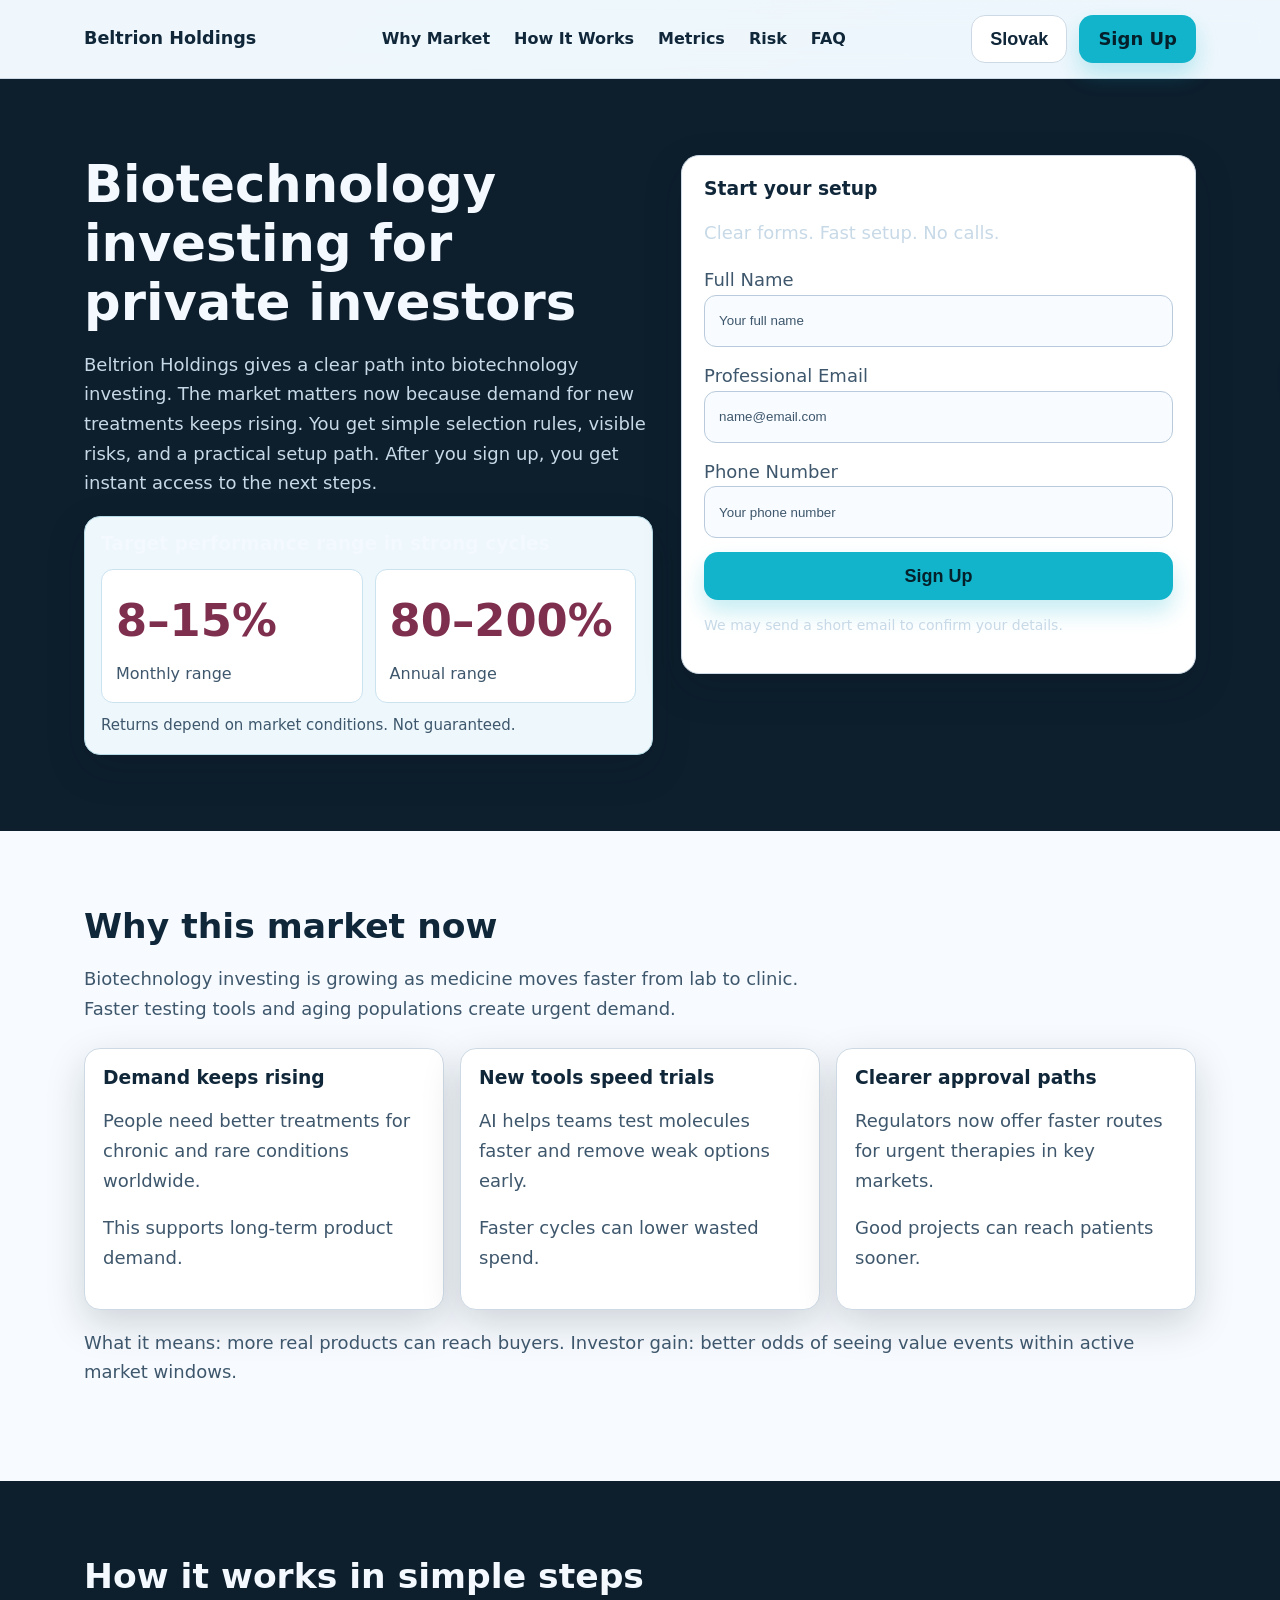
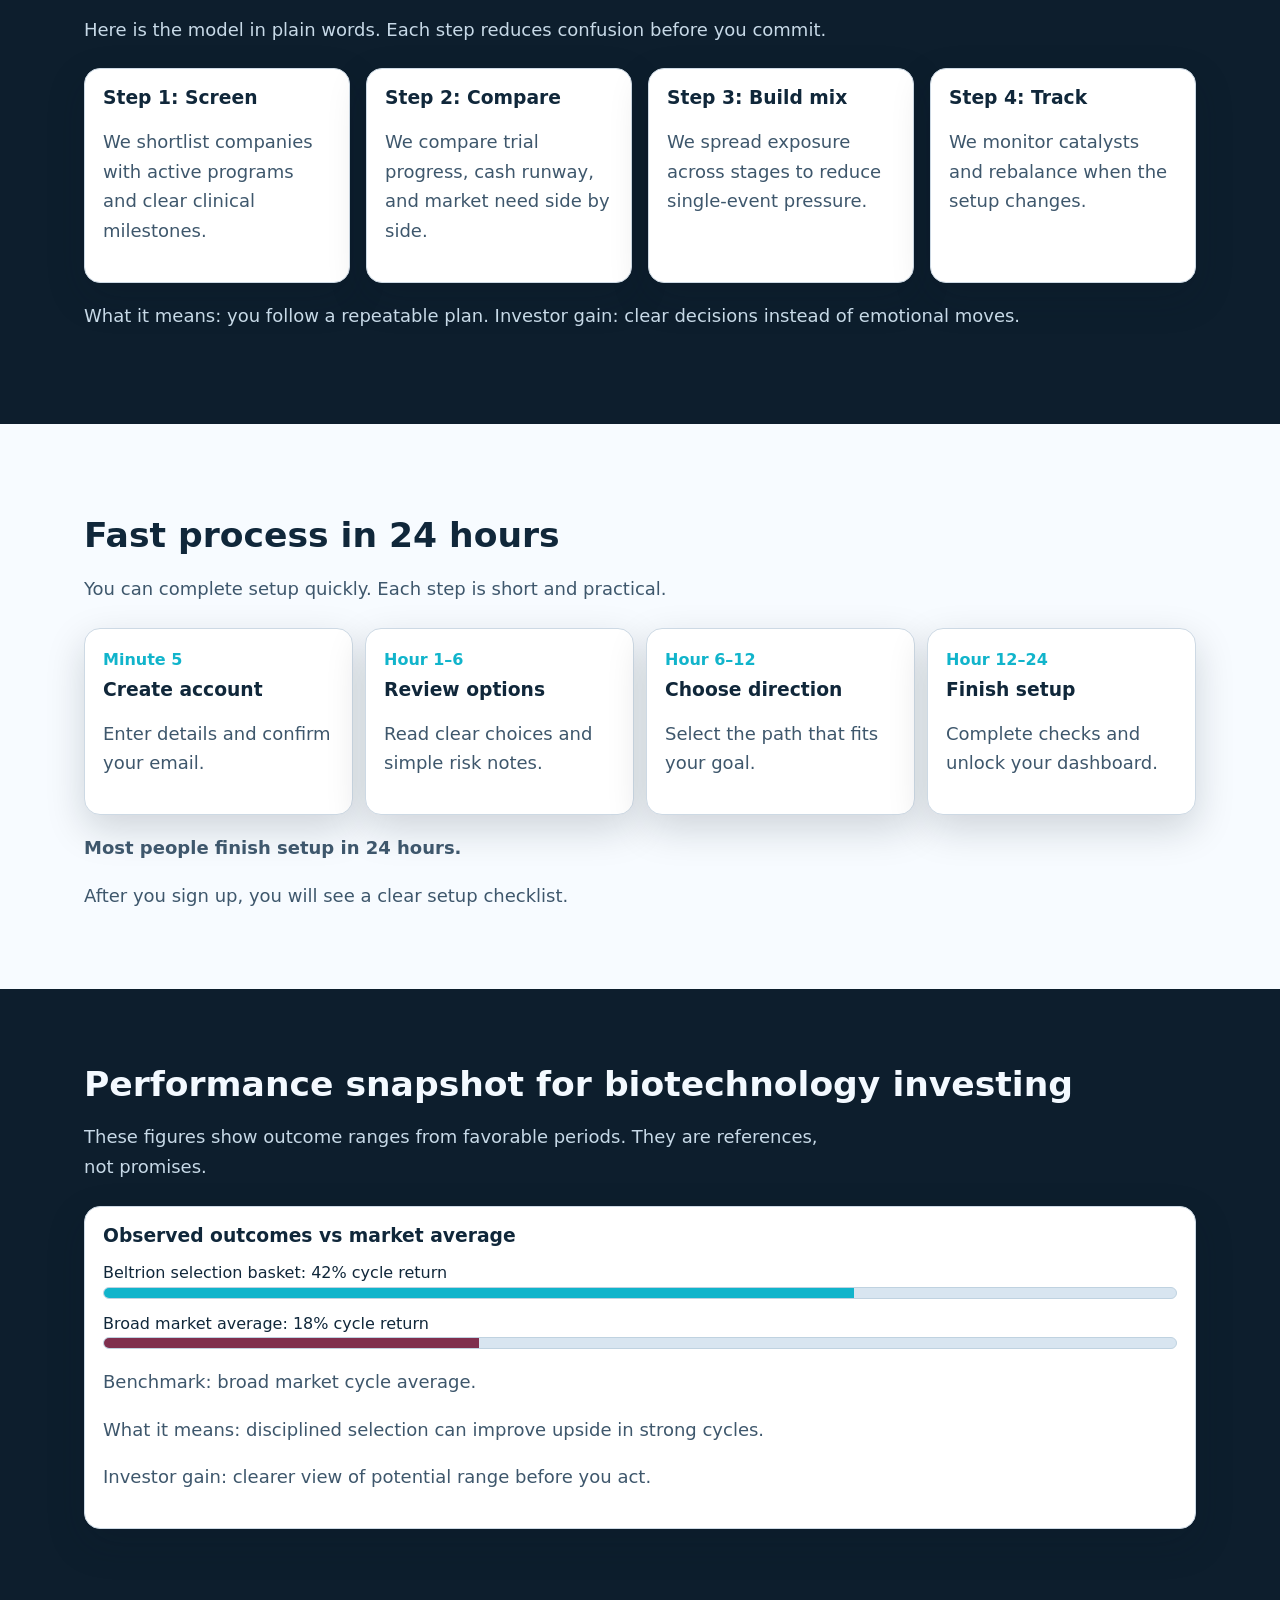
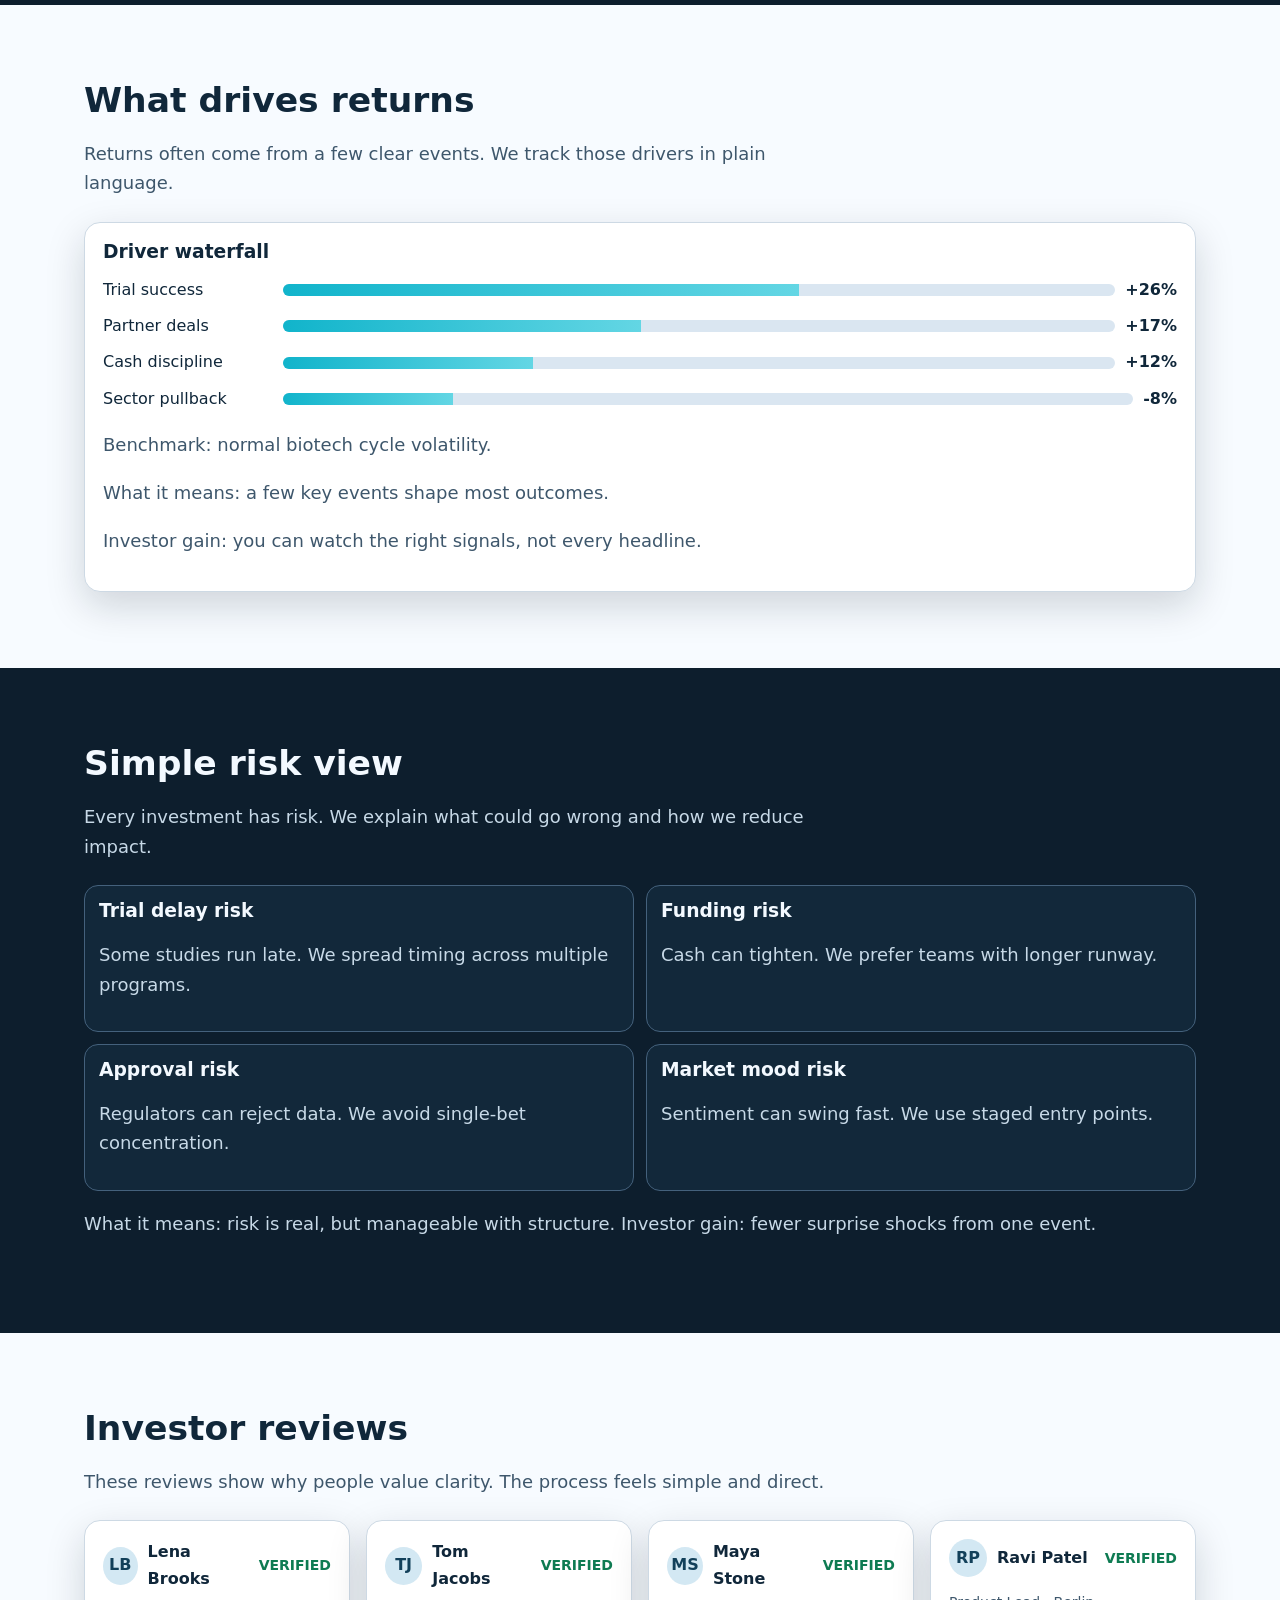
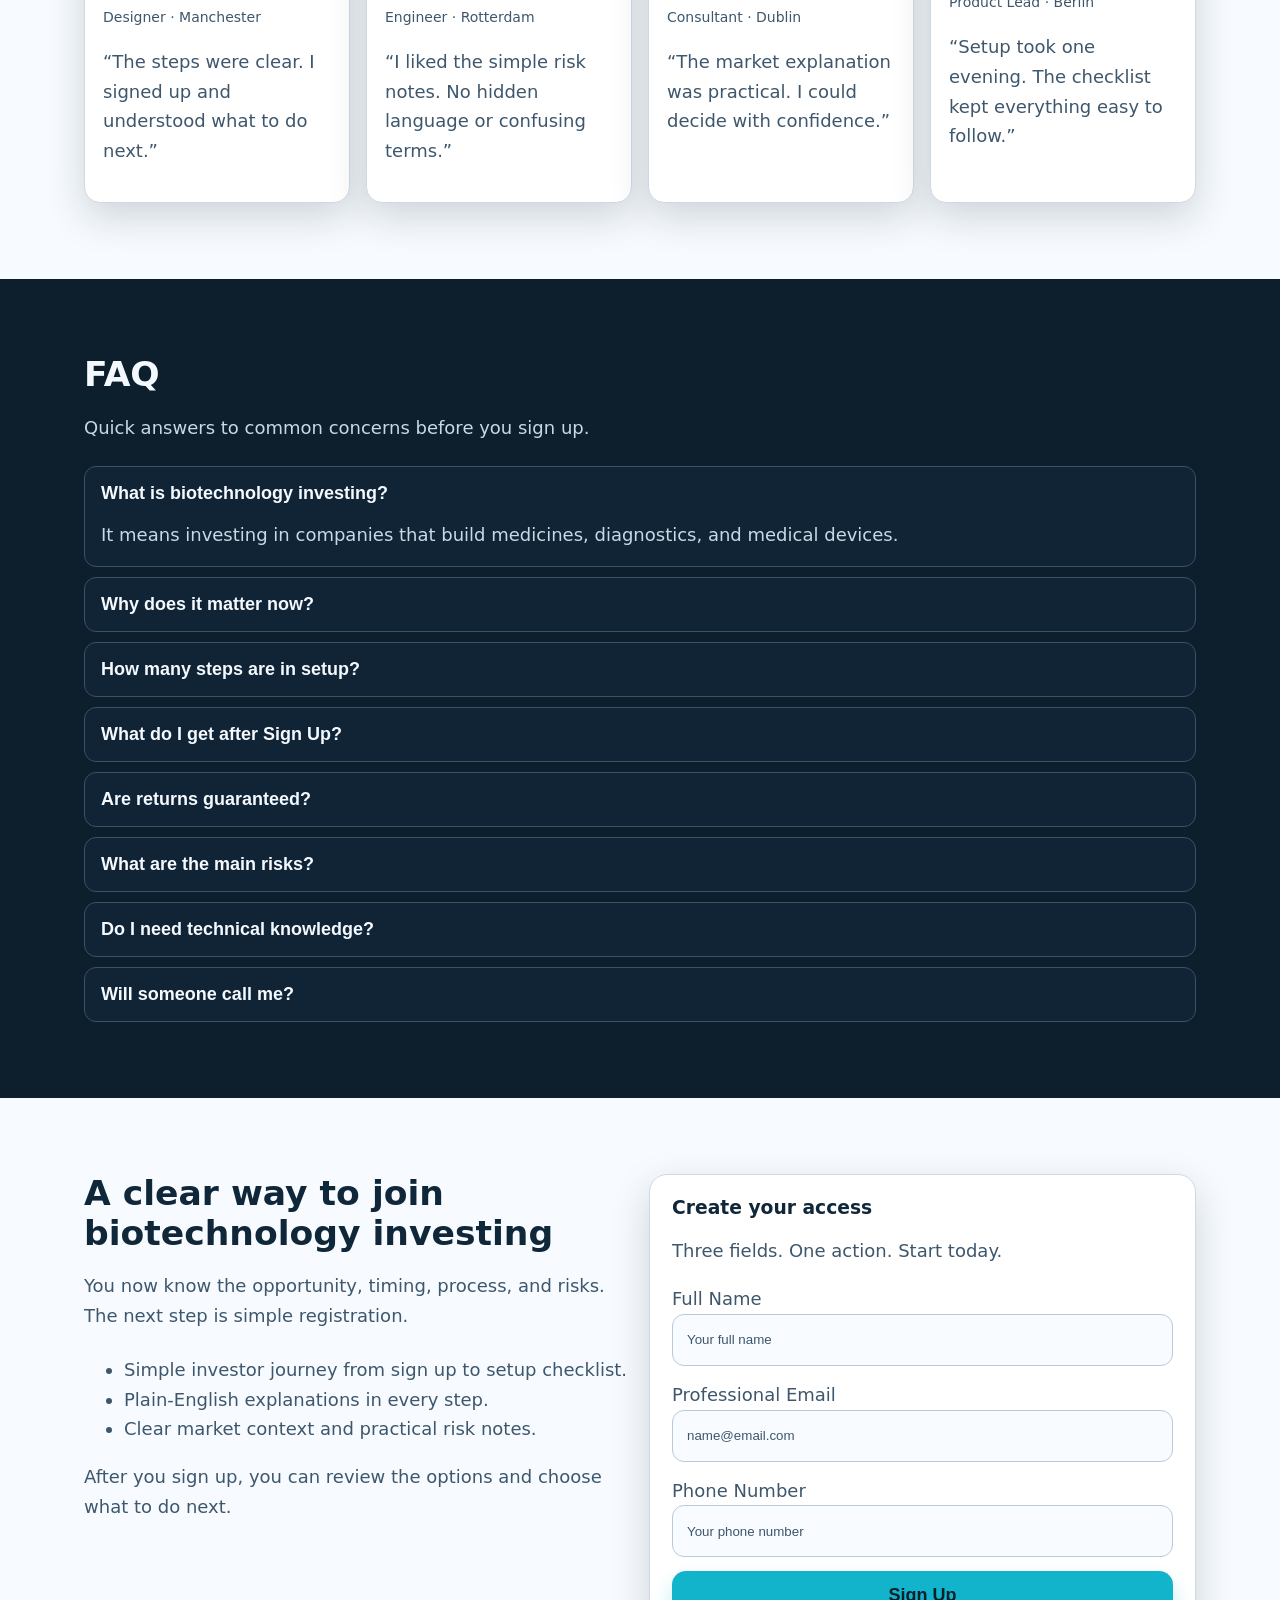
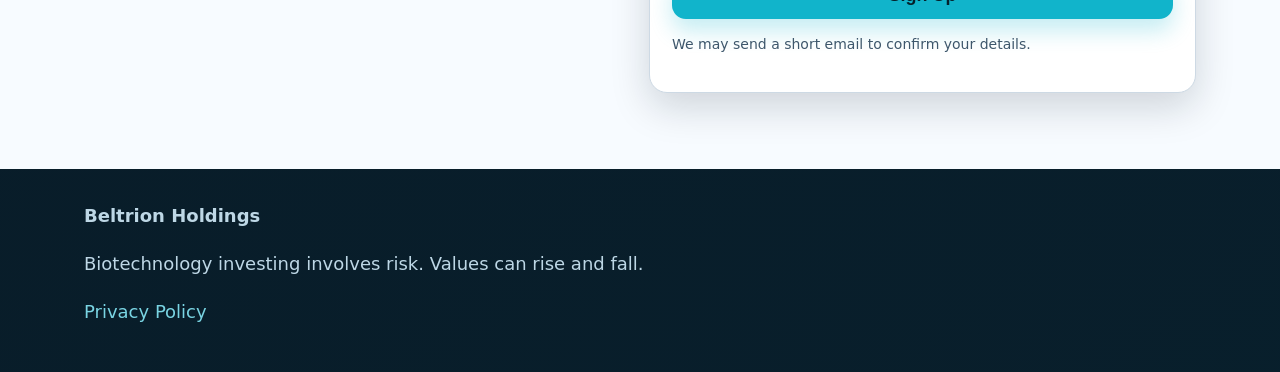
<file: sk/index.html>
<!-- DESIGN SEED: 5932 -->
<!doctype html>
<html lang="en">
<head>
  <meta charset="UTF-8" />
  <meta name="viewport" content="width=device-width, initial-scale=1.0" />
  <title>Beltrion Holdings | Biotechnology investing for private investors (Slovak)</title>
  <meta name="description" content="Beltrion Holdings explains biotechnology investing in simple English with clear steps, risks, and Sign Up guidance for private investors.">
  <link rel="canonical" href="https://beltrionholdings.com/sk/index.html">
  <link rel="alternate" hreflang="en" href="https://beltrionholdings.com/index.html">
  <link rel="alternate" hreflang="de" href="https://beltrionholdings.com/de/index.html">
  <link rel="alternate" hreflang="fr" href="https://beltrionholdings.com/fr/index.html">
  <link rel="alternate" hreflang="es" href="https://beltrionholdings.com/es/index.html">
  <link rel="alternate" hreflang="it" href="https://beltrionholdings.com/it/index.html">
  <link rel="alternate" hreflang="tr" href="https://beltrionholdings.com/tr/index.html">
  <link rel="alternate" hreflang="pt" href="https://beltrionholdings.com/pt/index.html">
  <link rel="alternate" hreflang="ja" href="https://beltrionholdings.com/jp/index.html">
  <link rel="alternate" hreflang="sk" href="https://beltrionholdings.com/sk/index.html">
  <link rel="alternate" hreflang="nl-BE" href="https://beltrionholdings.com/be/index.html">
  <meta property="og:title" content="Beltrion Holdings | Biotechnology investing for private investors (Slovak)">
  <meta property="og:description" content="Beltrion Holdings explains biotechnology investing in simple English with clear steps, risks, and Sign Up guidance for private investors.">
  <meta property="og:type" content="website">
  <meta property="og:url" content="https://beltrionholdings.com/sk/index.html">
  <meta name="twitter:card" content="summary_large_image">
  <meta name="twitter:title" content="Beltrion Holdings | Biotechnology investing for private investors (Slovak)">
  <meta name="twitter:description" content="Beltrion Holdings explains biotechnology investing in simple English with clear steps, risks, and Sign Up guidance for private investors.">
  <link rel="stylesheet" href="../assets/style.css">
  <script type="application/ld+json">{"@context":"https://schema.org","@graph":[{"@type":"Organization","name":"Beltrion Holdings","url":"https://beltrionholdings.com","logo":"https://beltrionholdings.com/assets/img/logo.png"},{"@type":"WebSite","name":"Beltrion Holdings","url":"https://beltrionholdings.com"},{"@type":"FAQPage","mainEntity":[{"@type":"Question","name":"What is biotechnology investing?","acceptedAnswer":{"@type":"Answer","text":"Biotechnology investing means funding companies that build medicines, diagnostics, and medical tools."}},{"@type":"Question","name":"What happens after Sign Up?","acceptedAnswer":{"@type":"Answer","text":"After you sign up, you get instant access to the next steps."}}]},{"@type":"Review","author":{"@type":"Person","name":"Lena Brooks"},"reviewBody":"I understood the process quickly and signed up in one evening.","itemReviewed":{"@type":"Organization","name":"Beltrion Holdings"}}]}</script>
</head>
<body>
<div class="page-bg">
  <div class="mesh"></div>
  <header class="site-header">
    <div class="container header-inner">
      <a class="brand" href="../index.html">Beltrion Holdings</a>
      <nav class="main-nav" aria-label="Main">
        <a href="#market">Why Market</a><a href="#model">How It Works</a><a href="#metrics">Metrics</a><a href="#risk">Risk</a><a href="#faq">FAQ</a>
      </nav>
      <div class="header-right">
        <div class="lang">
          <button class="lang-toggle" aria-label="Open language menu">Slovak</button>
          <div class="lang-menu">
            <a href="../index.html"><svg class="flag" viewBox="0 0 20 14"><rect width="20" height="14" fill="#012169"/><rect y="6" width="20" height="2" fill="#fff"/></svg>English</a>
            <a href="../de/index.html"><svg class="flag" viewBox="0 0 20 14"><rect width="20" height="14" fill="#000"/><rect y="4.7" width="20" height="4.7" fill="#d00"/><rect y="9.4" width="20" height="4.6" fill="#ffce00"/></svg>Deutsch</a>
            <a href="../fr/index.html"><svg class="flag" viewBox="0 0 20 14"><rect width="6.7" height="14" fill="#0055a4"/><rect x="6.7" width="6.6" height="14" fill="#fff"/><rect x="13.3" width="6.7" height="14" fill="#ef4135"/></svg>Français</a>
            <a href="../es/index.html"><svg class="flag" viewBox="0 0 20 14"><rect width="20" height="14" fill="#c60b1e"/><rect y="4" width="20" height="6" fill="#ffc400"/></svg>Español</a>
            <a href="../it/index.html"><svg class="flag" viewBox="0 0 20 14"><rect width="6.7" height="14" fill="#009246"/><rect x="6.7" width="6.6" height="14" fill="#fff"/><rect x="13.3" width="6.7" height="14" fill="#ce2b37"/></svg>Italiano</a>
            <a href="../tr/index.html"><svg class="flag" viewBox="0 0 20 14"><rect width="20" height="14" fill="#e30a17"/><circle cx="8" cy="7" r="3" fill="#fff"/></svg>Türkçe</a>
            <a href="../pt/index.html"><svg class="flag" viewBox="0 0 20 14"><rect width="8" height="14" fill="#006600"/><rect x="8" width="12" height="14" fill="#ff0000"/></svg>Português</a>
            <a href="../jp/index.html"><svg class="flag" viewBox="0 0 20 14"><rect width="20" height="14" fill="#fff"/><circle cx="10" cy="7" r="3.4" fill="#bc002d"/></svg>日本語</a>
            <a href="../sk/index.html"><svg class="flag" viewBox="0 0 20 14"><rect width="20" height="14" fill="#fff"/><rect y="4.7" width="20" height="4.7" fill="#0b4ea2"/><rect y="9.4" width="20" height="4.6" fill="#ee1c25"/></svg>Slovak</a>
            <a href="../be/index.html"><svg class="flag" viewBox="0 0 20 14"><rect width="6.7" height="14" fill="#000"/><rect x="6.7" width="6.6" height="14" fill="#ffd90c"/><rect x="13.3" width="6.7" height="14" fill="#ef3340"/></svg>Nederlands (BE)</a>
          </div>
        </div>
        <a class="btn btn-primary" href="#signup-final">Sign Up</a>
      </div>
      <button class="btn mobile-toggle" data-open-drawer aria-label="Open menu">☰</button>
    </div>
  </header>

  <div class="drawer-backdrop" data-drawer-backdrop></div>
  <aside class="mobile-drawer" data-drawer>
    <button class="btn btn-ghost" data-close-drawer aria-label="Close menu">✕</button>
    <a href="#market">Why Market</a><a href="#model">How It Works</a><a href="#metrics">Metrics</a><a href="#risk">Risk</a><a href="#faq">FAQ</a>
    <div class="lang">
      <button class="lang-toggle" aria-label="Open language menu">Slovak</button>
      <div class="lang-menu">
        <a href="../index.html"><svg class="flag" viewBox="0 0 20 14"><rect width="20" height="14" fill="#012169"/></svg>English</a>
        <a href="../de/index.html"><svg class="flag" viewBox="0 0 20 14"><rect width="20" height="14" fill="#000"/></svg>Deutsch</a>
        <a href="../fr/index.html"><svg class="flag" viewBox="0 0 20 14"><rect width="20" height="14" fill="#0055a4"/></svg>Français</a>
        <a href="../es/index.html"><svg class="flag" viewBox="0 0 20 14"><rect width="20" height="14" fill="#c60b1e"/></svg>Español</a>
        <a href="../it/index.html"><svg class="flag" viewBox="0 0 20 14"><rect width="20" height="14" fill="#009246"/></svg>Italiano</a>
        <a href="../tr/index.html"><svg class="flag" viewBox="0 0 20 14"><rect width="20" height="14" fill="#e30a17"/></svg>Türkçe</a>
        <a href="../pt/index.html"><svg class="flag" viewBox="0 0 20 14"><rect width="20" height="14" fill="#006600"/></svg>Português</a>
        <a href="../jp/index.html"><svg class="flag" viewBox="0 0 20 14"><rect width="20" height="14" fill="#fff"/></svg>日本語</a>
        <a href="../sk/index.html"><svg class="flag" viewBox="0 0 20 14"><rect width="20" height="14" fill="#0b4ea2"/></svg>Slovak</a>
        <a href="../be/index.html"><svg class="flag" viewBox="0 0 20 14"><rect width="20" height="14" fill="#ffd90c"/></svg>Nederlands (BE)</a>
      </div>
    </div>
    <a class="btn btn-primary" href="#signup-final">Sign Up</a>
  </aside>

  <main>
    <section class="section dark" id="hero">
      <div class="container hero-grid reveal">
        <div>
          <h1>Biotechnology investing for private investors</h1>
          <p>Beltrion Holdings gives a clear path into biotechnology investing. The market matters now because demand for new treatments keeps rising. You get simple selection rules, visible risks, and a practical setup path. After you sign up, you get instant access to the next steps.</p>
          <div class="performance-panel">
            <h3>Target performance range in strong cycles</h3>
            <div class="performance-grid">
              <div class="perf-box"><div class="perf-num">8–15%</div><div class="perf-label">Monthly range</div></div>
              <div class="perf-box"><div class="perf-num">80–200%</div><div class="perf-label">Annual range</div></div>
            </div>
            <div class="perf-disclaimer">Returns depend on market conditions. Not guaranteed.</div>
          </div>
        </div>
        <form class="form-card" aria-label="Hero sign up form">
          <h3 class="form-title">Start your setup</h3>
          <p class="form-sub">Clear forms. Fast setup. No calls.</p>
          <div class="form-stack">
            <label>Full Name<input required placeholder="Your full name"></label>
            <label>Professional Email<input required type="email" placeholder="name@email.com"></label>
            <label>Phone Number<input required type="tel" placeholder="Your phone number"></label>
            <button class="btn btn-primary" type="submit">Sign Up</button>
          </div>
          <p class="mini form-note">We may send a short email to confirm your details.</p>
        </form>
      </div>
    </section>

    <section class="section light" id="market"><div class="container reveal"><h2>Why this market now</h2><p class="intro">Biotechnology investing is growing as medicine moves faster from lab to clinic. Faster testing tools and aging populations create urgent demand.</p>
      <div class="card-grid"><article class="card"><h3>Demand keeps rising</h3><p>People need better treatments for chronic and rare conditions worldwide.</p><p class="muted">This supports long-term product demand.</p></article><article class="card"><h3>New tools speed trials</h3><p>AI helps teams test molecules faster and remove weak options early.</p><p class="muted">Faster cycles can lower wasted spend.</p></article><article class="card"><h3>Clearer approval paths</h3><p>Regulators now offer faster routes for urgent therapies in key markets.</p><p class="muted">Good projects can reach patients sooner.</p></article></div>
      <p>What it means: more real products can reach buyers. Investor gain: better odds of seeing value events within active market windows.</p></div></section>

    <section class="section dark" id="model"><div class="container reveal"><h2>How it works in simple steps</h2><p class="intro">Here is the model in plain words. Each step reduces confusion before you commit.</p><div class="card-grid"><article class="card"><h3>Step 1: Screen</h3><p>We shortlist companies with active programs and clear clinical milestones.</p></article><article class="card"><h3>Step 2: Compare</h3><p>We compare trial progress, cash runway, and market need side by side.</p></article><article class="card"><h3>Step 3: Build mix</h3><p>We spread exposure across stages to reduce single-event pressure.</p></article><article class="card"><h3>Step 4: Track</h3><p>We monitor catalysts and rebalance when the setup changes.</p></article></div><p>What it means: you follow a repeatable plan. Investor gain: clear decisions instead of emotional moves.</p></div></section>

    <section class="section light" id="process"><div class="container reveal"><h2>Fast process in 24 hours</h2><p class="intro">You can complete setup quickly. Each step is short and practical.</p><div class="process"><article class="card"><div class="step-time">Minute 5</div><h3>Create account</h3><p>Enter details and confirm your email.</p></article><article class="card"><div class="step-time">Hour 1–6</div><h3>Review options</h3><p>Read clear choices and simple risk notes.</p></article><article class="card"><div class="step-time">Hour 6–12</div><h3>Choose direction</h3><p>Select the path that fits your goal.</p></article><article class="card"><div class="step-time">Hour 12–24</div><h3>Finish setup</h3><p>Complete checks and unlock your dashboard.</p></article></div><p><strong>Most people finish setup in 24 hours.</strong></p><p>After you sign up, you will see a clear setup checklist.</p></div></section>

    <section class="section dark" id="metrics"><div class="container reveal"><h2>Performance snapshot for biotechnology investing</h2><p class="intro">These figures show outcome ranges from favorable periods. They are references, not promises.</p><div class="viz-card card metric-compare"><h3>Observed outcomes vs market average</h3><div class="row"><div>Beltrion selection basket: 42% cycle return</div><div class="track"><div class="fill-a" style="--w:70%"></div></div></div><div class="row"><div>Broad market average: 18% cycle return</div><div class="track"><div class="fill-b" style="--w:35%"></div></div></div><p>Benchmark: broad market cycle average.</p><p>What it means: disciplined selection can improve upside in strong cycles.</p><p>Investor gain: clearer view of potential range before you act.</p></div></div></section>

    <section class="section light" id="insights"><div class="container reveal"><h2>What drives returns</h2><p class="intro">Returns often come from a few clear events. We track those drivers in plain language.</p><div class="viz-card card"><h3>Driver waterfall</h3><div class="waterfall"><div class="water-row"><span>Trial success</span><div class="water-bar"><span style="--w:62%"></span></div><strong>+26%</strong></div><div class="water-row"><span>Partner deals</span><div class="water-bar"><span style="--w:43%"></span></div><strong>+17%</strong></div><div class="water-row"><span>Cash discipline</span><div class="water-bar"><span style="--w:30%"></span></div><strong>+12%</strong></div><div class="water-row"><span>Sector pullback</span><div class="water-bar"><span style="--w:20%"></span></div><strong>-8%</strong></div></div><p>Benchmark: normal biotech cycle volatility.</p><p>What it means: a few key events shape most outcomes.</p><p>Investor gain: you can watch the right signals, not every headline.</p></div></div></section>

    <section class="section dark" id="risk"><div class="container reveal"><h2>Simple risk view</h2><p class="intro">Every investment has risk. We explain what could go wrong and how we reduce impact.</p><div class="risk-matrix"><article class="matrix-cell"><h3>Trial delay risk</h3><p>Some studies run late. We spread timing across multiple programs.</p></article><article class="matrix-cell"><h3>Funding risk</h3><p>Cash can tighten. We prefer teams with longer runway.</p></article><article class="matrix-cell"><h3>Approval risk</h3><p>Regulators can reject data. We avoid single-bet concentration.</p></article><article class="matrix-cell"><h3>Market mood risk</h3><p>Sentiment can swing fast. We use staged entry points.</p></article></div><p>What it means: risk is real, but manageable with structure. Investor gain: fewer surprise shocks from one event.</p></div></section>

    <section class="section light" id="reviews"><div class="container reveal"><h2>Investor reviews</h2><p class="intro">These reviews show why people value clarity. The process feels simple and direct.</p><div class="card-grid"><article class="review-card"><div class="review-head"><div class="avatar">LB</div><strong>Lena Brooks</strong><span class="verified">VERIFIED</span></div><p class="mini">Designer · Manchester</p><p>“The steps were clear. I signed up and understood what to do next.”</p></article><article class="review-card"><div class="review-head"><div class="avatar">TJ</div><strong>Tom Jacobs</strong><span class="verified">VERIFIED</span></div><p class="mini">Engineer · Rotterdam</p><p>“I liked the simple risk notes. No hidden language or confusing terms.”</p></article><article class="review-card"><div class="review-head"><div class="avatar">MS</div><strong>Maya Stone</strong><span class="verified">VERIFIED</span></div><p class="mini">Consultant · Dublin</p><p>“The market explanation was practical. I could decide with confidence.”</p></article><article class="review-card"><div class="review-head"><div class="avatar">RP</div><strong>Ravi Patel</strong><span class="verified">VERIFIED</span></div><p class="mini">Product Lead · Berlin</p><p>“Setup took one evening. The checklist kept everything easy to follow.”</p></article></div></div></section>

    <section class="section dark" id="faq"><div class="container reveal"><h2>FAQ</h2><p class="intro">Quick answers to common concerns before you sign up.</p><div class="faq-list"><article class="faq-item open"><button class="faq-q">What is biotechnology investing?</button><div class="faq-answer">It means investing in companies that build medicines, diagnostics, and medical devices.</div></article><article class="faq-item"><button class="faq-q">Why does it matter now?</button><div class="faq-answer">Aging populations and faster science tools are raising demand for new treatments.</div></article><article class="faq-item"><button class="faq-q">How many steps are in setup?</button><div class="faq-answer">Four short steps, and most people finish setup in 24 hours.</div></article><article class="faq-item"><button class="faq-q">What do I get after Sign Up?</button><div class="faq-answer">After you sign up, you can review the options and choose what to do next.</div></article><article class="faq-item"><button class="faq-q">Are returns guaranteed?</button><div class="faq-answer">No. Returns depend on market conditions and can vary widely.</div></article><article class="faq-item"><button class="faq-q">What are the main risks?</button><div class="faq-answer">Trial delays, approval setbacks, and broad market pullbacks are key risks.</div></article><article class="faq-item"><button class="faq-q">Do I need technical knowledge?</button><div class="faq-answer">No. We explain each step in plain English with short notes.</div></article><article class="faq-item"><button class="faq-q">Will someone call me?</button><div class="faq-answer">No calls. We may send a short email to confirm your details.</div></article></div></div></section>

    <section class="section light" id="signup-final"><div class="container cta-wrap reveal"><div><h2>A clear way to join biotechnology investing</h2><p class="intro">You now know the opportunity, timing, process, and risks. The next step is simple registration.</p><ul><li>Simple investor journey from sign up to setup checklist.</li><li>Plain-English explanations in every step.</li><li>Clear market context and practical risk notes.</li></ul><p>After you sign up, you can review the options and choose what to do next.</p></div><form class="form-card" aria-label="Final sign up form"><h3>Create your access</h3><p class="form-sub">Three fields. One action. Start today.</p><div class="form-stack"><label>Full Name<input required placeholder="Your full name"></label><label>Professional Email<input required type="email" placeholder="name@email.com"></label><label>Phone Number<input required type="tel" placeholder="Your phone number"></label><button class="btn btn-primary" type="submit">Sign Up</button></div><p class="mini form-note">We may send a short email to confirm your details.</p></form></div></section>
  </main>

  <footer class="site-footer"><div class="container"><strong>Beltrion Holdings</strong><p>Biotechnology investing involves risk. Values can rise and fall.</p><a href="#" data-open-privacy>Privacy Policy</a></div></footer>
</div>

<div class="modal" data-modal>
  <div class="modal-panel" role="dialog" aria-modal="true" aria-label="Privacy Policy">
    <button class="close-x" data-close-modal aria-label="Close privacy modal">×</button>
    <h2>Privacy Policy</h2>
    <p><strong>Introduction:</strong> We explain what data we use and why in clear words.</p>
    <p><strong>Data collection:</strong> We collect name, email, phone, and basic site usage data.</p>
    <p><strong>Legal basis:</strong> We process data to run the service and meet legal duties.</p>
    <p><strong>Cookies:</strong> Cookies help with security, settings, and basic analytics.</p>
    <p><strong>Retention:</strong> We keep data only as long as needed for service and law.</p>
    <p><strong>Third-party sharing:</strong> We share limited data with hosting and email providers.</p>
    <p><strong>Security:</strong> We use access controls and encrypted transfer where available.</p>
    <p><strong>User rights:</strong> You can ask to access, correct, or delete your personal data.</p>
    <p><strong>International transfers:</strong> Data may be processed in other countries with safeguards.</p>
    <p><strong>Industry risk disclosure:</strong> Investment-related content is informational and not guaranteed results.</p>
    <p><strong>Contact:</strong> privacy@beltrionholdings.com</p>
    <div class="modal-footer"><button class="btn btn-ghost" data-close-modal>Close</button></div>
  </div>
</div>

<script src="../assets/app.js" defer></script>
</body>
</html>
</file>
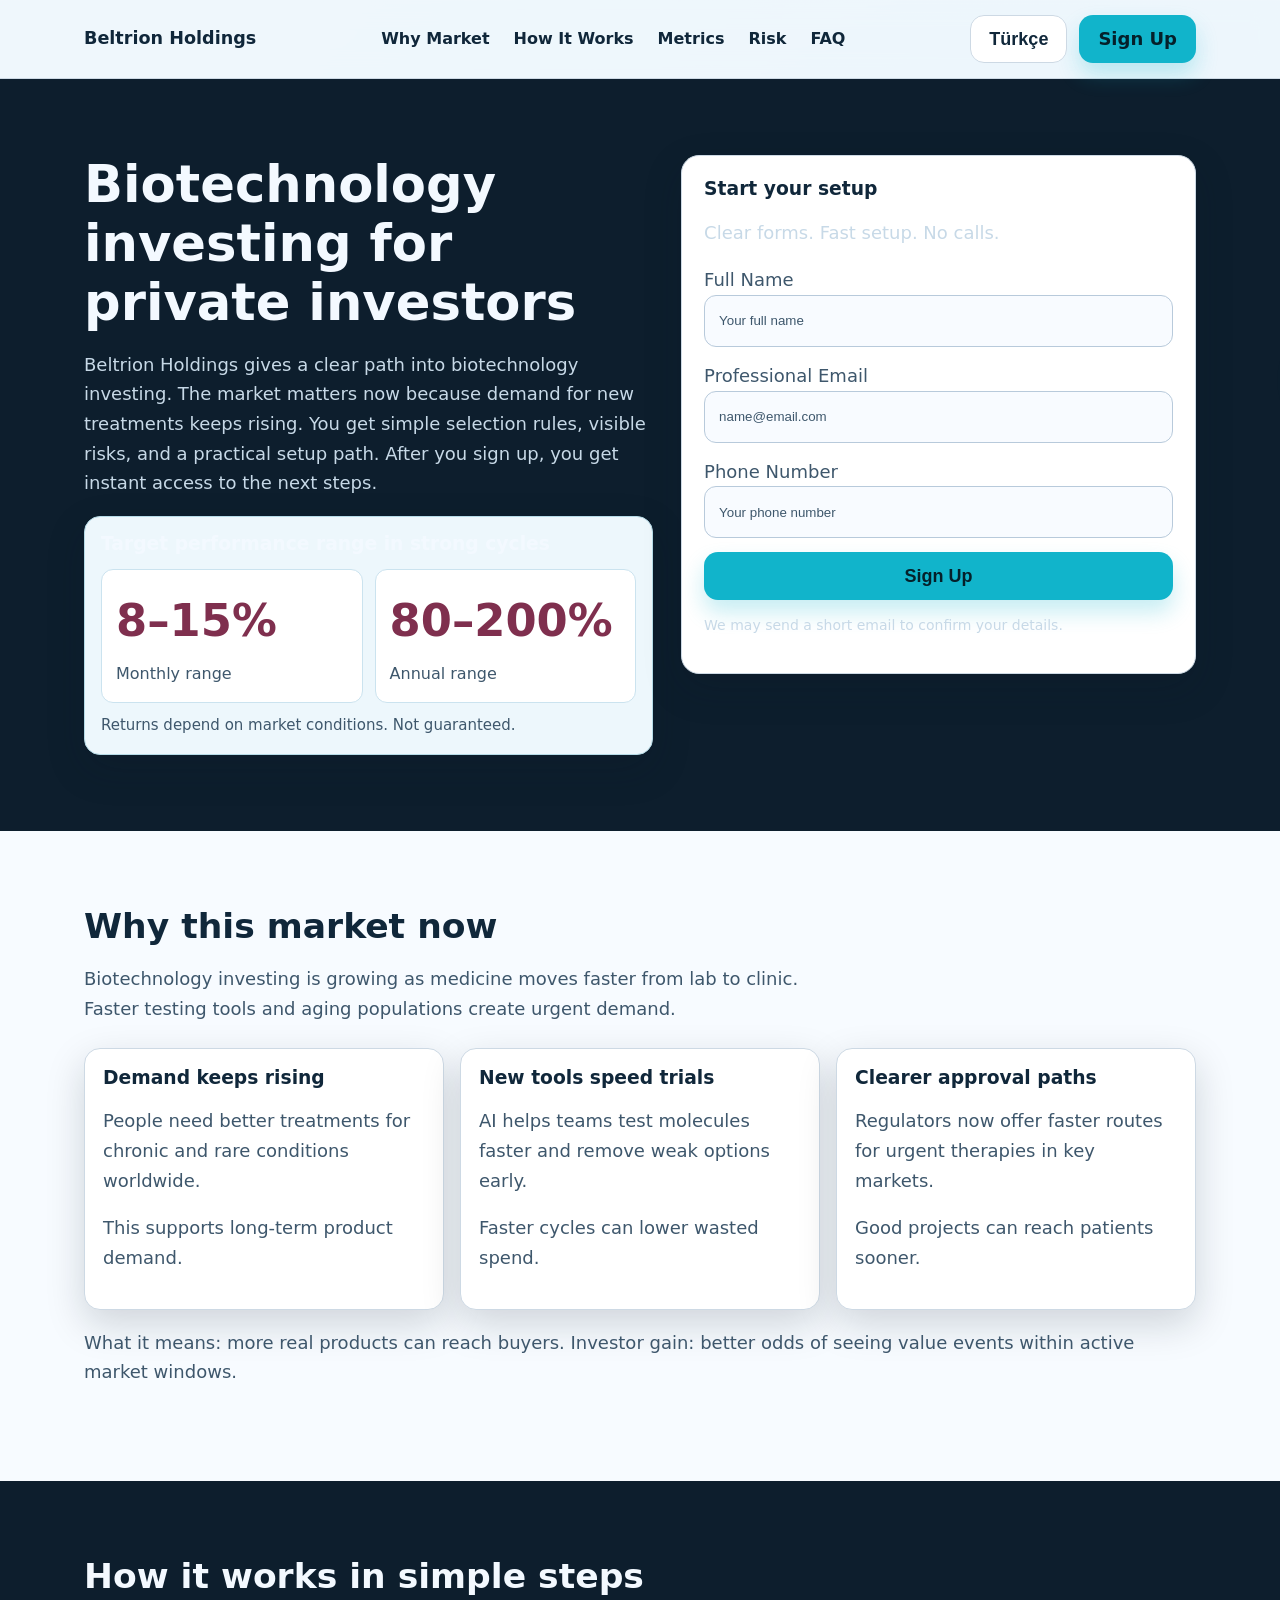
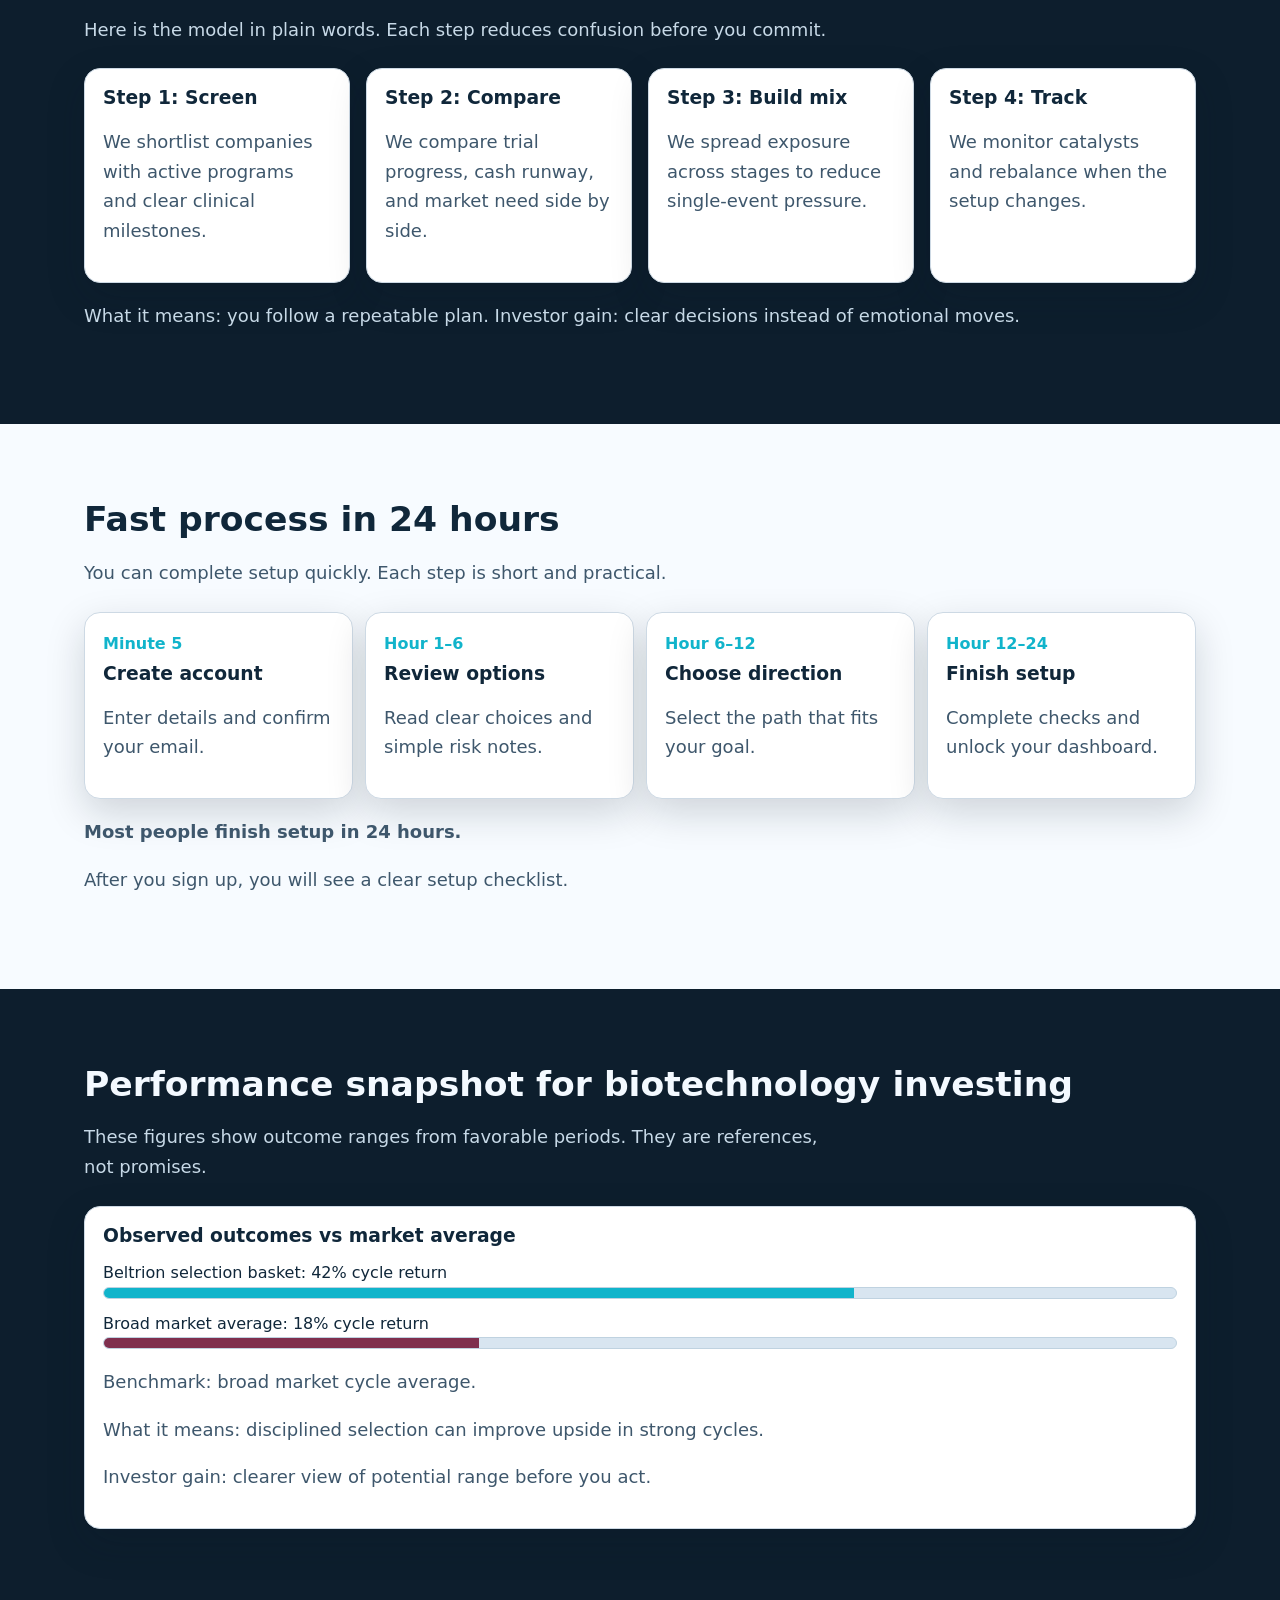
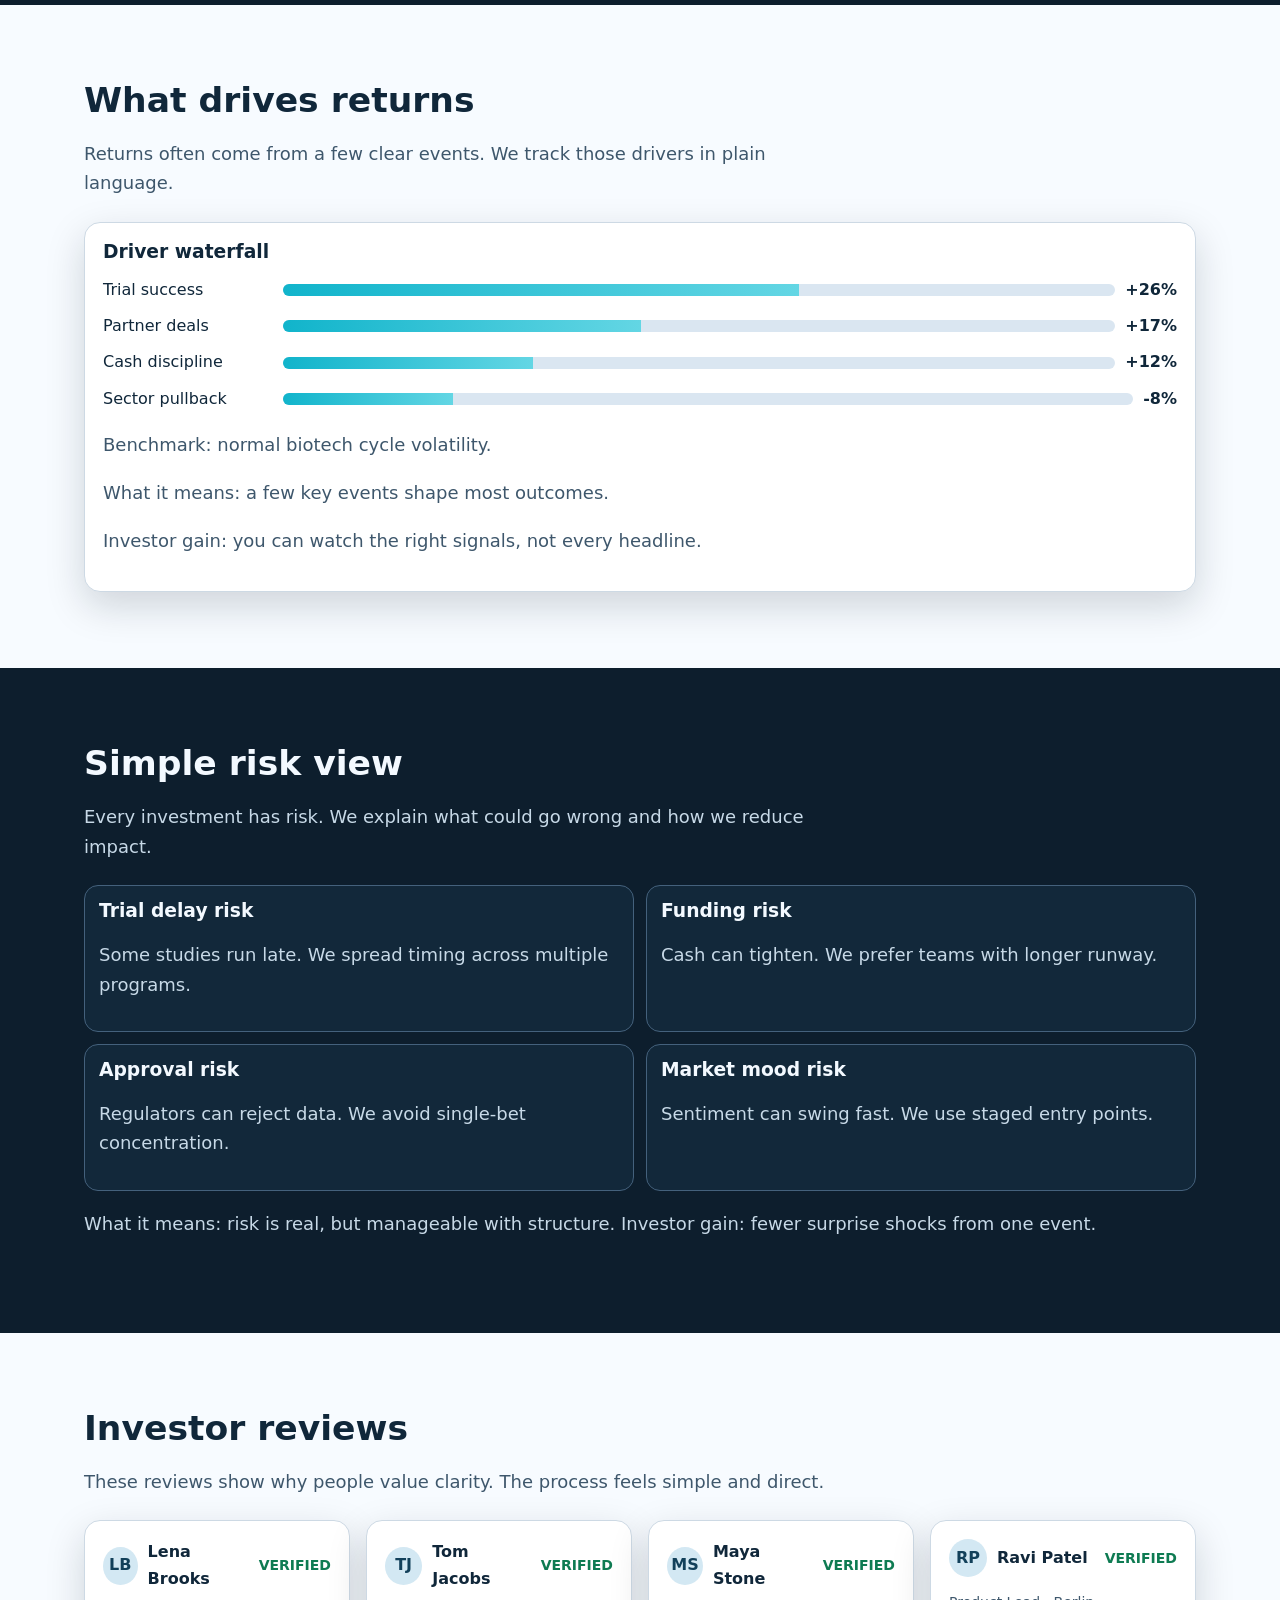
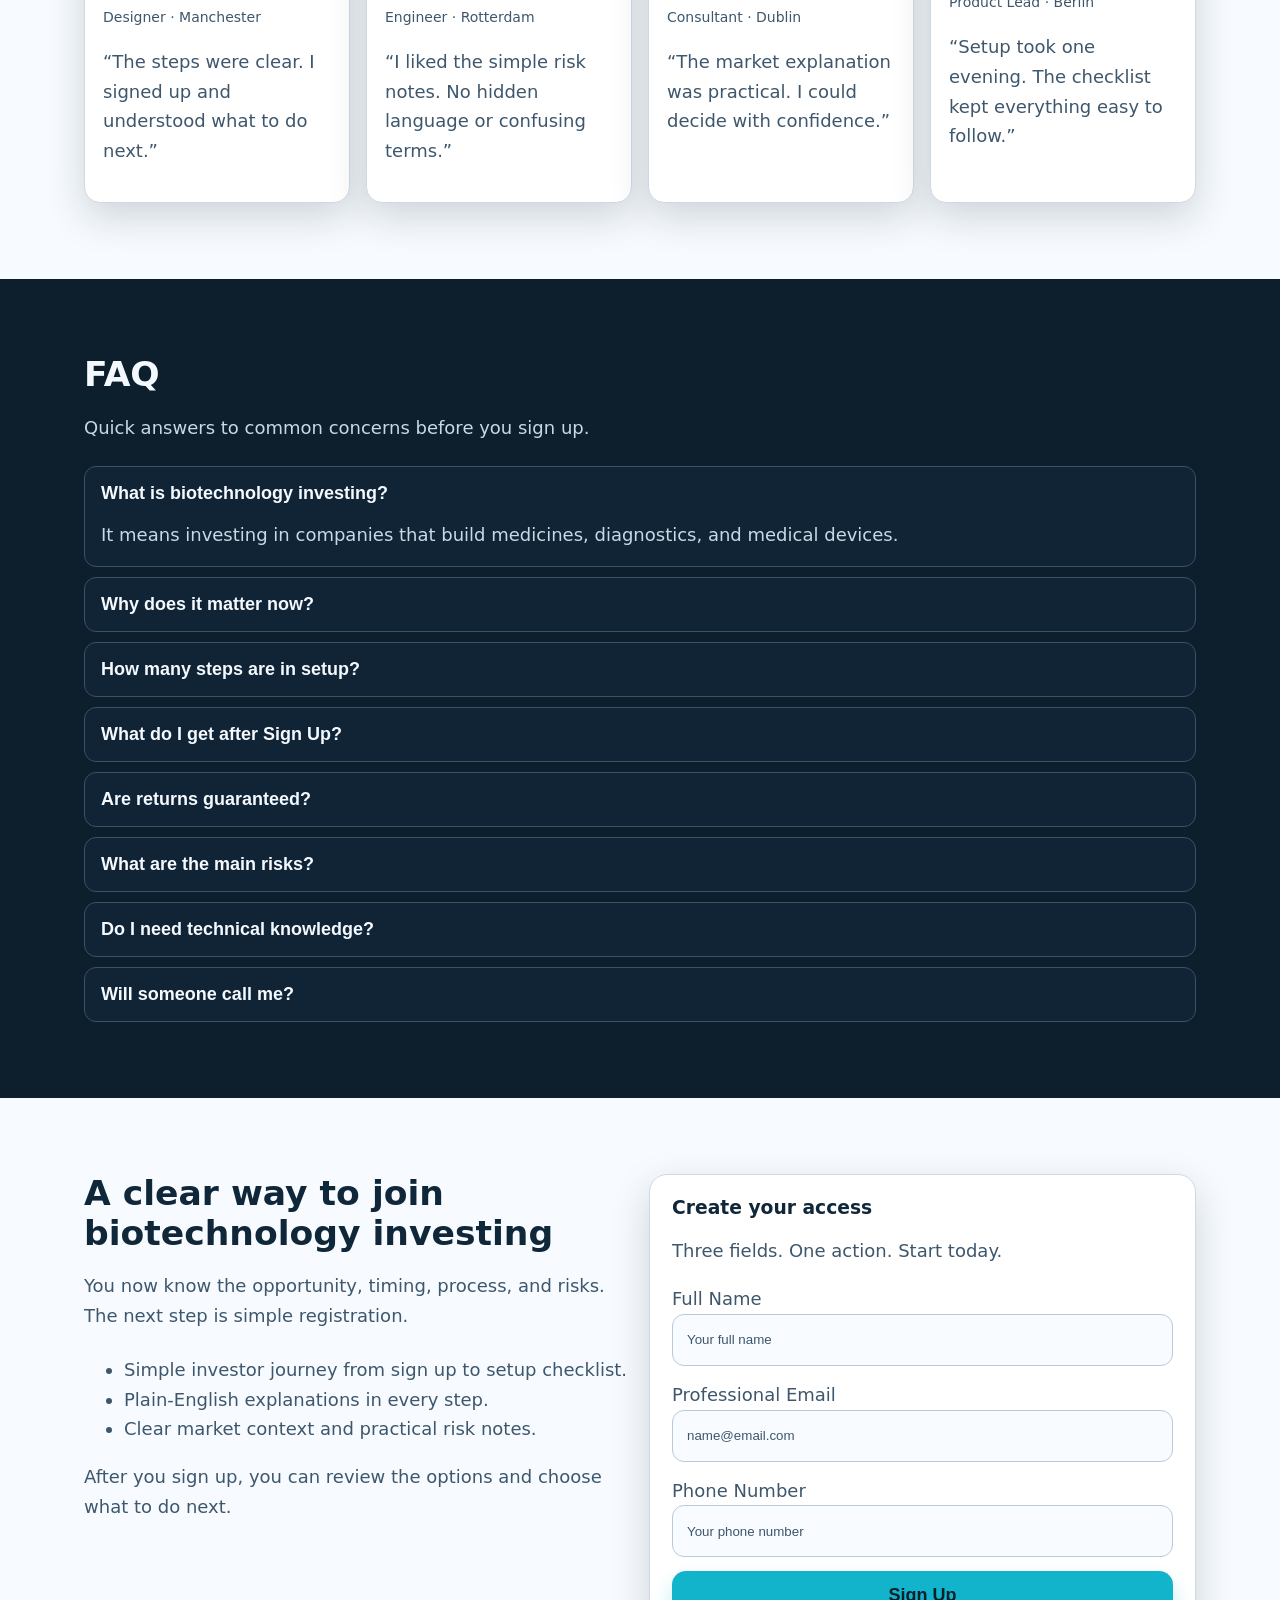
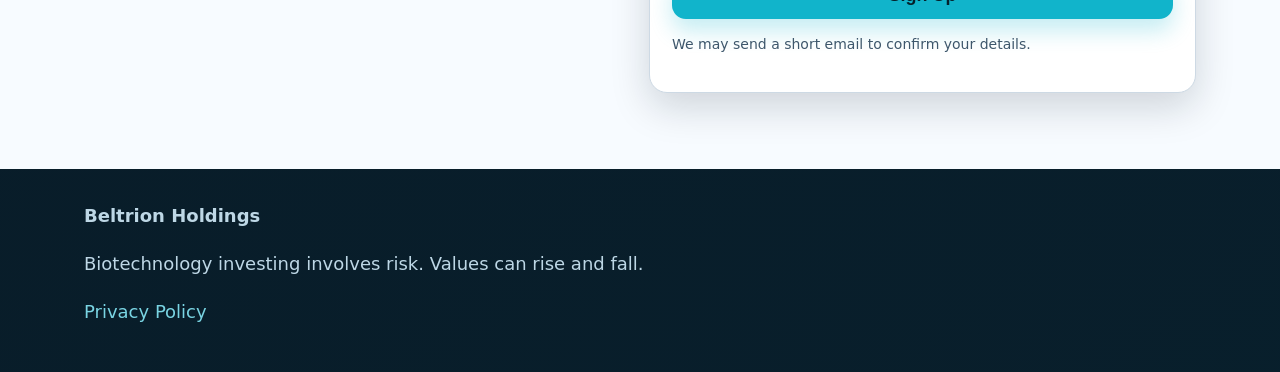
<file: tr/index.html>
<!-- DESIGN SEED: 5932 -->
<!doctype html>
<html lang="en">
<head>
  <meta charset="UTF-8" />
  <meta name="viewport" content="width=device-width, initial-scale=1.0" />
  <title>Beltrion Holdings | Biotechnology investing for private investors (Türkçe)</title>
  <meta name="description" content="Beltrion Holdings explains biotechnology investing in simple English with clear steps, risks, and Sign Up guidance for private investors.">
  <link rel="canonical" href="https://beltrionholdings.com/tr/index.html">
  <link rel="alternate" hreflang="en" href="https://beltrionholdings.com/index.html">
  <link rel="alternate" hreflang="de" href="https://beltrionholdings.com/de/index.html">
  <link rel="alternate" hreflang="fr" href="https://beltrionholdings.com/fr/index.html">
  <link rel="alternate" hreflang="es" href="https://beltrionholdings.com/es/index.html">
  <link rel="alternate" hreflang="it" href="https://beltrionholdings.com/it/index.html">
  <link rel="alternate" hreflang="tr" href="https://beltrionholdings.com/tr/index.html">
  <link rel="alternate" hreflang="pt" href="https://beltrionholdings.com/pt/index.html">
  <link rel="alternate" hreflang="ja" href="https://beltrionholdings.com/jp/index.html">
  <link rel="alternate" hreflang="sk" href="https://beltrionholdings.com/sk/index.html">
  <link rel="alternate" hreflang="nl-BE" href="https://beltrionholdings.com/be/index.html">
  <meta property="og:title" content="Beltrion Holdings | Biotechnology investing for private investors (Türkçe)">
  <meta property="og:description" content="Beltrion Holdings explains biotechnology investing in simple English with clear steps, risks, and Sign Up guidance for private investors.">
  <meta property="og:type" content="website">
  <meta property="og:url" content="https://beltrionholdings.com/tr/index.html">
  <meta name="twitter:card" content="summary_large_image">
  <meta name="twitter:title" content="Beltrion Holdings | Biotechnology investing for private investors (Türkçe)">
  <meta name="twitter:description" content="Beltrion Holdings explains biotechnology investing in simple English with clear steps, risks, and Sign Up guidance for private investors.">
  <link rel="stylesheet" href="../assets/style.css">
  <script type="application/ld+json">{"@context":"https://schema.org","@graph":[{"@type":"Organization","name":"Beltrion Holdings","url":"https://beltrionholdings.com","logo":"https://beltrionholdings.com/assets/img/logo.png"},{"@type":"WebSite","name":"Beltrion Holdings","url":"https://beltrionholdings.com"},{"@type":"FAQPage","mainEntity":[{"@type":"Question","name":"What is biotechnology investing?","acceptedAnswer":{"@type":"Answer","text":"Biotechnology investing means funding companies that build medicines, diagnostics, and medical tools."}},{"@type":"Question","name":"What happens after Sign Up?","acceptedAnswer":{"@type":"Answer","text":"After you sign up, you get instant access to the next steps."}}]},{"@type":"Review","author":{"@type":"Person","name":"Lena Brooks"},"reviewBody":"I understood the process quickly and signed up in one evening.","itemReviewed":{"@type":"Organization","name":"Beltrion Holdings"}}]}</script>
</head>
<body>
<div class="page-bg">
  <div class="mesh"></div>
  <header class="site-header">
    <div class="container header-inner">
      <a class="brand" href="../index.html">Beltrion Holdings</a>
      <nav class="main-nav" aria-label="Main">
        <a href="#market">Why Market</a><a href="#model">How It Works</a><a href="#metrics">Metrics</a><a href="#risk">Risk</a><a href="#faq">FAQ</a>
      </nav>
      <div class="header-right">
        <div class="lang">
          <button class="lang-toggle" aria-label="Open language menu">Türkçe</button>
          <div class="lang-menu">
            <a href="../index.html"><svg class="flag" viewBox="0 0 20 14"><rect width="20" height="14" fill="#012169"/><rect y="6" width="20" height="2" fill="#fff"/></svg>English</a>
            <a href="../de/index.html"><svg class="flag" viewBox="0 0 20 14"><rect width="20" height="14" fill="#000"/><rect y="4.7" width="20" height="4.7" fill="#d00"/><rect y="9.4" width="20" height="4.6" fill="#ffce00"/></svg>Deutsch</a>
            <a href="../fr/index.html"><svg class="flag" viewBox="0 0 20 14"><rect width="6.7" height="14" fill="#0055a4"/><rect x="6.7" width="6.6" height="14" fill="#fff"/><rect x="13.3" width="6.7" height="14" fill="#ef4135"/></svg>Français</a>
            <a href="../es/index.html"><svg class="flag" viewBox="0 0 20 14"><rect width="20" height="14" fill="#c60b1e"/><rect y="4" width="20" height="6" fill="#ffc400"/></svg>Español</a>
            <a href="../it/index.html"><svg class="flag" viewBox="0 0 20 14"><rect width="6.7" height="14" fill="#009246"/><rect x="6.7" width="6.6" height="14" fill="#fff"/><rect x="13.3" width="6.7" height="14" fill="#ce2b37"/></svg>Italiano</a>
            <a href="../tr/index.html"><svg class="flag" viewBox="0 0 20 14"><rect width="20" height="14" fill="#e30a17"/><circle cx="8" cy="7" r="3" fill="#fff"/></svg>Türkçe</a>
            <a href="../pt/index.html"><svg class="flag" viewBox="0 0 20 14"><rect width="8" height="14" fill="#006600"/><rect x="8" width="12" height="14" fill="#ff0000"/></svg>Português</a>
            <a href="../jp/index.html"><svg class="flag" viewBox="0 0 20 14"><rect width="20" height="14" fill="#fff"/><circle cx="10" cy="7" r="3.4" fill="#bc002d"/></svg>日本語</a>
            <a href="../sk/index.html"><svg class="flag" viewBox="0 0 20 14"><rect width="20" height="14" fill="#fff"/><rect y="4.7" width="20" height="4.7" fill="#0b4ea2"/><rect y="9.4" width="20" height="4.6" fill="#ee1c25"/></svg>Slovak</a>
            <a href="../be/index.html"><svg class="flag" viewBox="0 0 20 14"><rect width="6.7" height="14" fill="#000"/><rect x="6.7" width="6.6" height="14" fill="#ffd90c"/><rect x="13.3" width="6.7" height="14" fill="#ef3340"/></svg>Nederlands (BE)</a>
          </div>
        </div>
        <a class="btn btn-primary" href="#signup-final">Sign Up</a>
      </div>
      <button class="btn mobile-toggle" data-open-drawer aria-label="Open menu">☰</button>
    </div>
  </header>

  <div class="drawer-backdrop" data-drawer-backdrop></div>
  <aside class="mobile-drawer" data-drawer>
    <button class="btn btn-ghost" data-close-drawer aria-label="Close menu">✕</button>
    <a href="#market">Why Market</a><a href="#model">How It Works</a><a href="#metrics">Metrics</a><a href="#risk">Risk</a><a href="#faq">FAQ</a>
    <div class="lang">
      <button class="lang-toggle" aria-label="Open language menu">Türkçe</button>
      <div class="lang-menu">
        <a href="../index.html"><svg class="flag" viewBox="0 0 20 14"><rect width="20" height="14" fill="#012169"/></svg>English</a>
        <a href="../de/index.html"><svg class="flag" viewBox="0 0 20 14"><rect width="20" height="14" fill="#000"/></svg>Deutsch</a>
        <a href="../fr/index.html"><svg class="flag" viewBox="0 0 20 14"><rect width="20" height="14" fill="#0055a4"/></svg>Français</a>
        <a href="../es/index.html"><svg class="flag" viewBox="0 0 20 14"><rect width="20" height="14" fill="#c60b1e"/></svg>Español</a>
        <a href="../it/index.html"><svg class="flag" viewBox="0 0 20 14"><rect width="20" height="14" fill="#009246"/></svg>Italiano</a>
        <a href="../tr/index.html"><svg class="flag" viewBox="0 0 20 14"><rect width="20" height="14" fill="#e30a17"/></svg>Türkçe</a>
        <a href="../pt/index.html"><svg class="flag" viewBox="0 0 20 14"><rect width="20" height="14" fill="#006600"/></svg>Português</a>
        <a href="../jp/index.html"><svg class="flag" viewBox="0 0 20 14"><rect width="20" height="14" fill="#fff"/></svg>日本語</a>
        <a href="../sk/index.html"><svg class="flag" viewBox="0 0 20 14"><rect width="20" height="14" fill="#0b4ea2"/></svg>Slovak</a>
        <a href="../be/index.html"><svg class="flag" viewBox="0 0 20 14"><rect width="20" height="14" fill="#ffd90c"/></svg>Nederlands (BE)</a>
      </div>
    </div>
    <a class="btn btn-primary" href="#signup-final">Sign Up</a>
  </aside>

  <main>
    <section class="section dark" id="hero">
      <div class="container hero-grid reveal">
        <div>
          <h1>Biotechnology investing for private investors</h1>
          <p>Beltrion Holdings gives a clear path into biotechnology investing. The market matters now because demand for new treatments keeps rising. You get simple selection rules, visible risks, and a practical setup path. After you sign up, you get instant access to the next steps.</p>
          <div class="performance-panel">
            <h3>Target performance range in strong cycles</h3>
            <div class="performance-grid">
              <div class="perf-box"><div class="perf-num">8–15%</div><div class="perf-label">Monthly range</div></div>
              <div class="perf-box"><div class="perf-num">80–200%</div><div class="perf-label">Annual range</div></div>
            </div>
            <div class="perf-disclaimer">Returns depend on market conditions. Not guaranteed.</div>
          </div>
        </div>
        <form class="form-card" aria-label="Hero sign up form">
          <h3 class="form-title">Start your setup</h3>
          <p class="form-sub">Clear forms. Fast setup. No calls.</p>
          <div class="form-stack">
            <label>Full Name<input required placeholder="Your full name"></label>
            <label>Professional Email<input required type="email" placeholder="name@email.com"></label>
            <label>Phone Number<input required type="tel" placeholder="Your phone number"></label>
            <button class="btn btn-primary" type="submit">Sign Up</button>
          </div>
          <p class="mini form-note">We may send a short email to confirm your details.</p>
        </form>
      </div>
    </section>

    <section class="section light" id="market"><div class="container reveal"><h2>Why this market now</h2><p class="intro">Biotechnology investing is growing as medicine moves faster from lab to clinic. Faster testing tools and aging populations create urgent demand.</p>
      <div class="card-grid"><article class="card"><h3>Demand keeps rising</h3><p>People need better treatments for chronic and rare conditions worldwide.</p><p class="muted">This supports long-term product demand.</p></article><article class="card"><h3>New tools speed trials</h3><p>AI helps teams test molecules faster and remove weak options early.</p><p class="muted">Faster cycles can lower wasted spend.</p></article><article class="card"><h3>Clearer approval paths</h3><p>Regulators now offer faster routes for urgent therapies in key markets.</p><p class="muted">Good projects can reach patients sooner.</p></article></div>
      <p>What it means: more real products can reach buyers. Investor gain: better odds of seeing value events within active market windows.</p></div></section>

    <section class="section dark" id="model"><div class="container reveal"><h2>How it works in simple steps</h2><p class="intro">Here is the model in plain words. Each step reduces confusion before you commit.</p><div class="card-grid"><article class="card"><h3>Step 1: Screen</h3><p>We shortlist companies with active programs and clear clinical milestones.</p></article><article class="card"><h3>Step 2: Compare</h3><p>We compare trial progress, cash runway, and market need side by side.</p></article><article class="card"><h3>Step 3: Build mix</h3><p>We spread exposure across stages to reduce single-event pressure.</p></article><article class="card"><h3>Step 4: Track</h3><p>We monitor catalysts and rebalance when the setup changes.</p></article></div><p>What it means: you follow a repeatable plan. Investor gain: clear decisions instead of emotional moves.</p></div></section>

    <section class="section light" id="process"><div class="container reveal"><h2>Fast process in 24 hours</h2><p class="intro">You can complete setup quickly. Each step is short and practical.</p><div class="process"><article class="card"><div class="step-time">Minute 5</div><h3>Create account</h3><p>Enter details and confirm your email.</p></article><article class="card"><div class="step-time">Hour 1–6</div><h3>Review options</h3><p>Read clear choices and simple risk notes.</p></article><article class="card"><div class="step-time">Hour 6–12</div><h3>Choose direction</h3><p>Select the path that fits your goal.</p></article><article class="card"><div class="step-time">Hour 12–24</div><h3>Finish setup</h3><p>Complete checks and unlock your dashboard.</p></article></div><p><strong>Most people finish setup in 24 hours.</strong></p><p>After you sign up, you will see a clear setup checklist.</p></div></section>

    <section class="section dark" id="metrics"><div class="container reveal"><h2>Performance snapshot for biotechnology investing</h2><p class="intro">These figures show outcome ranges from favorable periods. They are references, not promises.</p><div class="viz-card card metric-compare"><h3>Observed outcomes vs market average</h3><div class="row"><div>Beltrion selection basket: 42% cycle return</div><div class="track"><div class="fill-a" style="--w:70%"></div></div></div><div class="row"><div>Broad market average: 18% cycle return</div><div class="track"><div class="fill-b" style="--w:35%"></div></div></div><p>Benchmark: broad market cycle average.</p><p>What it means: disciplined selection can improve upside in strong cycles.</p><p>Investor gain: clearer view of potential range before you act.</p></div></div></section>

    <section class="section light" id="insights"><div class="container reveal"><h2>What drives returns</h2><p class="intro">Returns often come from a few clear events. We track those drivers in plain language.</p><div class="viz-card card"><h3>Driver waterfall</h3><div class="waterfall"><div class="water-row"><span>Trial success</span><div class="water-bar"><span style="--w:62%"></span></div><strong>+26%</strong></div><div class="water-row"><span>Partner deals</span><div class="water-bar"><span style="--w:43%"></span></div><strong>+17%</strong></div><div class="water-row"><span>Cash discipline</span><div class="water-bar"><span style="--w:30%"></span></div><strong>+12%</strong></div><div class="water-row"><span>Sector pullback</span><div class="water-bar"><span style="--w:20%"></span></div><strong>-8%</strong></div></div><p>Benchmark: normal biotech cycle volatility.</p><p>What it means: a few key events shape most outcomes.</p><p>Investor gain: you can watch the right signals, not every headline.</p></div></div></section>

    <section class="section dark" id="risk"><div class="container reveal"><h2>Simple risk view</h2><p class="intro">Every investment has risk. We explain what could go wrong and how we reduce impact.</p><div class="risk-matrix"><article class="matrix-cell"><h3>Trial delay risk</h3><p>Some studies run late. We spread timing across multiple programs.</p></article><article class="matrix-cell"><h3>Funding risk</h3><p>Cash can tighten. We prefer teams with longer runway.</p></article><article class="matrix-cell"><h3>Approval risk</h3><p>Regulators can reject data. We avoid single-bet concentration.</p></article><article class="matrix-cell"><h3>Market mood risk</h3><p>Sentiment can swing fast. We use staged entry points.</p></article></div><p>What it means: risk is real, but manageable with structure. Investor gain: fewer surprise shocks from one event.</p></div></section>

    <section class="section light" id="reviews"><div class="container reveal"><h2>Investor reviews</h2><p class="intro">These reviews show why people value clarity. The process feels simple and direct.</p><div class="card-grid"><article class="review-card"><div class="review-head"><div class="avatar">LB</div><strong>Lena Brooks</strong><span class="verified">VERIFIED</span></div><p class="mini">Designer · Manchester</p><p>“The steps were clear. I signed up and understood what to do next.”</p></article><article class="review-card"><div class="review-head"><div class="avatar">TJ</div><strong>Tom Jacobs</strong><span class="verified">VERIFIED</span></div><p class="mini">Engineer · Rotterdam</p><p>“I liked the simple risk notes. No hidden language or confusing terms.”</p></article><article class="review-card"><div class="review-head"><div class="avatar">MS</div><strong>Maya Stone</strong><span class="verified">VERIFIED</span></div><p class="mini">Consultant · Dublin</p><p>“The market explanation was practical. I could decide with confidence.”</p></article><article class="review-card"><div class="review-head"><div class="avatar">RP</div><strong>Ravi Patel</strong><span class="verified">VERIFIED</span></div><p class="mini">Product Lead · Berlin</p><p>“Setup took one evening. The checklist kept everything easy to follow.”</p></article></div></div></section>

    <section class="section dark" id="faq"><div class="container reveal"><h2>FAQ</h2><p class="intro">Quick answers to common concerns before you sign up.</p><div class="faq-list"><article class="faq-item open"><button class="faq-q">What is biotechnology investing?</button><div class="faq-answer">It means investing in companies that build medicines, diagnostics, and medical devices.</div></article><article class="faq-item"><button class="faq-q">Why does it matter now?</button><div class="faq-answer">Aging populations and faster science tools are raising demand for new treatments.</div></article><article class="faq-item"><button class="faq-q">How many steps are in setup?</button><div class="faq-answer">Four short steps, and most people finish setup in 24 hours.</div></article><article class="faq-item"><button class="faq-q">What do I get after Sign Up?</button><div class="faq-answer">After you sign up, you can review the options and choose what to do next.</div></article><article class="faq-item"><button class="faq-q">Are returns guaranteed?</button><div class="faq-answer">No. Returns depend on market conditions and can vary widely.</div></article><article class="faq-item"><button class="faq-q">What are the main risks?</button><div class="faq-answer">Trial delays, approval setbacks, and broad market pullbacks are key risks.</div></article><article class="faq-item"><button class="faq-q">Do I need technical knowledge?</button><div class="faq-answer">No. We explain each step in plain English with short notes.</div></article><article class="faq-item"><button class="faq-q">Will someone call me?</button><div class="faq-answer">No calls. We may send a short email to confirm your details.</div></article></div></div></section>

    <section class="section light" id="signup-final"><div class="container cta-wrap reveal"><div><h2>A clear way to join biotechnology investing</h2><p class="intro">You now know the opportunity, timing, process, and risks. The next step is simple registration.</p><ul><li>Simple investor journey from sign up to setup checklist.</li><li>Plain-English explanations in every step.</li><li>Clear market context and practical risk notes.</li></ul><p>After you sign up, you can review the options and choose what to do next.</p></div><form class="form-card" aria-label="Final sign up form"><h3>Create your access</h3><p class="form-sub">Three fields. One action. Start today.</p><div class="form-stack"><label>Full Name<input required placeholder="Your full name"></label><label>Professional Email<input required type="email" placeholder="name@email.com"></label><label>Phone Number<input required type="tel" placeholder="Your phone number"></label><button class="btn btn-primary" type="submit">Sign Up</button></div><p class="mini form-note">We may send a short email to confirm your details.</p></form></div></section>
  </main>

  <footer class="site-footer"><div class="container"><strong>Beltrion Holdings</strong><p>Biotechnology investing involves risk. Values can rise and fall.</p><a href="#" data-open-privacy>Privacy Policy</a></div></footer>
</div>

<div class="modal" data-modal>
  <div class="modal-panel" role="dialog" aria-modal="true" aria-label="Privacy Policy">
    <button class="close-x" data-close-modal aria-label="Close privacy modal">×</button>
    <h2>Privacy Policy</h2>
    <p><strong>Introduction:</strong> We explain what data we use and why in clear words.</p>
    <p><strong>Data collection:</strong> We collect name, email, phone, and basic site usage data.</p>
    <p><strong>Legal basis:</strong> We process data to run the service and meet legal duties.</p>
    <p><strong>Cookies:</strong> Cookies help with security, settings, and basic analytics.</p>
    <p><strong>Retention:</strong> We keep data only as long as needed for service and law.</p>
    <p><strong>Third-party sharing:</strong> We share limited data with hosting and email providers.</p>
    <p><strong>Security:</strong> We use access controls and encrypted transfer where available.</p>
    <p><strong>User rights:</strong> You can ask to access, correct, or delete your personal data.</p>
    <p><strong>International transfers:</strong> Data may be processed in other countries with safeguards.</p>
    <p><strong>Industry risk disclosure:</strong> Investment-related content is informational and not guaranteed results.</p>
    <p><strong>Contact:</strong> privacy@beltrionholdings.com</p>
    <div class="modal-footer"><button class="btn btn-ghost" data-close-modal>Close</button></div>
  </div>
</div>

<script src="../assets/app.js" defer></script>
</body>
</html>
</file>
<file: assets/style.css>
/* DESIGN PROFILE
ID: IC-5932
Background family: Cool
Surface style: Soft elevated cards
Accent A (CTA): Steel cyan
Accent B: Burgundy
Text strategy: Mixed
Section rhythm: Dark hero → Light market → Dark model → Light process → Dark metrics → Light insights → Dark risk → Light reviews → Dark FAQ → Light final CTA
Glow strategy: Cyan glow at top-right hero, burgundy glow at lower-left mid page, cool mesh behind CTA
*/
:root {
  --text-strong: #10273a;
  --text-muted: #3e576c;
  --text-on-dark: #f3f9ff;
  --text-muted-on-dark: #c7d9e7;
  --surface-0: #e8eff6;
  --surface-1: #f7fbff;
  --surface-2: #0d1e2d;
  --surface-card: #ffffff;
  --border-subtle: #cdd9e4;
  --input-bg: #f8fbff;
  --input-border: #b8cadb;
  --focus-ring: #3ac6db4d;
  --shadow-soft: 0 14px 38px #0b18252b;
  --accent-a: #11b4cb;
  --accent-a-hover: #0f96a8;
  --accent-b: #7f2f4e;
  --btn-height: 48px;
}

* { box-sizing: border-box; }
html, body { margin: 0; padding: 0; overflow-x: hidden; }
body {
  font-family: Inter, ui-sans-serif, system-ui, -apple-system, Segoe UI, Roboto, Arial, sans-serif;
  background: var(--surface-0);
  color: var(--text-strong);
  line-height: 1.65;
}
p, li, label, .faq-answer, footer, .modal p, .muted, small {
  font-size: 18px;
  line-height: 1.65;
}
a { color: var(--accent-a); text-decoration: none; }
a:hover { text-decoration: underline; }

.page-bg {
  position: relative;
  overflow: hidden;
  background:
    radial-gradient(circle at 86% 8%, #16b6ce2e 0%, transparent 40%),
    radial-gradient(circle at 14% 58%, #802f4e21 0%, transparent 45%),
    linear-gradient(135deg, #edf4fa 0%, #e5eef7 45%, #f6fbff 100%);
}
.mesh {
  position: absolute;
  inset: 0;
  pointer-events: none;
  background: linear-gradient(145deg, #ffffff24 0%, transparent 33%, #10b4cc10 100%);
}
.container {
  max-width: 1160px;
  margin: 0 auto;
  padding-inline: 24px;
}
.section {
  position: relative;
  padding: 76px 0;
  overflow: clip;
}
.section.light { background: var(--surface-1); color: var(--text-strong); }
.section.light p, .section.light li { color: var(--text-muted); }

.section.dark { background: var(--surface-2); color: var(--text-on-dark); }
.section.dark p, .section.dark li { color: var(--text-muted-on-dark); }

h1, h2, h3 { line-height: 1.15; margin: 0 0 14px; }
h1 { font-size: clamp(2rem, 4vw, 3.4rem); }
h2 { font-size: clamp(1.55rem, 2.7vw, 2.3rem); }
.intro { max-width: 760px; margin-bottom: 24px; }

.site-header {
  position: sticky;
  top: 0;
  z-index: 40;
  background: #f3f8fdd9;
  backdrop-filter: blur(12px);
  border-bottom: 1px solid var(--border-subtle);
}
.header-inner {
  min-height: 78px;
  display: flex;
  justify-content: space-between;
  align-items: center;
  gap: 16px;
}
.brand { font-weight: 800; font-size: 1.1rem; color: var(--text-strong); }
.main-nav { display: flex; gap: 24px; }
.main-nav a { font-weight: 600; color: var(--text-strong); }
.header-right { display: flex; gap: 12px; align-items: center; }

.btn, .lang-toggle {
  height: var(--btn-height);
  padding: 0 18px;
  border-radius: 14px;
  border: 1px solid transparent;
  font-size: 18px;
  font-weight: 700;
  display: inline-flex;
  align-items: center;
  justify-content: center;
}
.btn-primary {
  background: var(--accent-a);
  color: #05202a;
  box-shadow: 0 12px 22px #11b4cb3d;
}
.btn-primary:hover { background: var(--accent-a-hover); text-decoration: none; }
.btn-primary:focus-visible, .lang-toggle:focus-visible, .btn:focus-visible, input:focus-visible, .faq-q:focus-visible, .close-x:focus-visible {
  outline: none;
  box-shadow: 0 0 0 4px var(--focus-ring);
}

.lang {
  position: relative;
}
.lang-toggle {
  background: var(--surface-card);
  color: var(--text-strong);
  border-color: var(--border-subtle);
}
.lang-menu {
  position: absolute;
  right: 0;
  top: calc(100% + 8px);
  min-width: 230px;
  background: var(--surface-card);
  border: 1px solid var(--border-subtle);
  border-radius: 14px;
  box-shadow: var(--shadow-soft);
  padding: 8px;
  display: none;
}
.lang.open .lang-menu { display: block; }
.lang-menu a {
  display: flex;
  align-items: center;
  gap: 10px;
  padding: 10px;
  border-radius: 10px;
  color: var(--text-strong);
}
.lang-menu a:hover { background: #e9f3fb; text-decoration: none; }
.flag { width: 20px; height: 14px; border-radius: 3px; overflow: hidden; border: 1px solid #95a9bc; flex: 0 0 auto; }

.hero-grid {
  display: grid;
  grid-template-columns: 1.05fr .95fr;
  gap: 28px;
  align-items: start;
}
.performance-panel {
  margin-top: 18px;
  background: #edf7fc;
  border: 1px solid #b6dbe7;
  border-radius: 16px;
  box-shadow: var(--shadow-soft);
  padding: 16px;
}
.performance-grid {
  display: grid;
  grid-template-columns: 1fr 1fr;
  gap: 12px;
}
.perf-box {
  border-radius: 12px;
  background: #fff;
  border: 1px solid #cbe3ef;
  padding: 14px;
}
.perf-num { font-size: clamp(2.1rem, 4vw, 2.8rem); font-weight: 800; color: var(--accent-b); }
.perf-label { color: var(--text-muted); margin-top: 4px; }
.perf-disclaimer { margin-top: 10px; color: var(--text-muted); font-size: 15px; }

.form-card {
  background: var(--surface-card);
  color: var(--text-strong);
  border: 1px solid var(--border-subtle);
}

.form-card h3, .form-card .form-title { color: var(--text-strong); }
.form-card p, .form-card .form-sub { color: var(--text-muted); }

.form-card label { color: var(--text-muted); }
.form-card input {
  background: var(--input-bg);
  color: var(--text-strong);
  border: 1px solid var(--input-border);
}
.form-card input::placeholder { color: var(--text-muted); }

.form-card input:focus {
  outline: none;
  box-shadow: 0 0 0 4px var(--focus-ring);
  border-color: transparent;
}

.form-card {
  border-radius: 18px;
  box-shadow: var(--shadow-soft);
  padding: 22px;
}
.form-stack { display: grid; gap: 14px; }
.form-stack input {
  min-height: 52px;
  border-radius: 12px;
  padding: 0 14px;
  width: 100%;
}

.card-grid {
  display: grid;
  grid-template-columns: repeat(auto-fit, minmax(260px, 1fr));
  gap: 16px;
}
.card, .viz-card, .review-card {
  min-width: 0;
  max-width: 100%;
  border-radius: 16px;
  padding: 18px;
  box-shadow: var(--shadow-soft);
}
/* CARD CONTRAST LOCK */
.card{
  background: var(--surface-card);
  color: var(--text-strong);
  border: 1px solid var(--border-subtle);
}
.card p, .card li, .card .muted{
  color: var(--text-muted);
}
.section.dark .card{
  background: var(--surface-card);
  color: var(--text-strong);
}
.section.dark .card p, .section.dark .card li, .section.dark .card .muted{
  color: var(--text-muted);
}

/* Absolute bans */
.card, .card * { opacity: 1 !important; }
.card p, .card li { opacity: 1 !important; }

.mini { font-size: 14px; color: var(--text-muted); }
.metric-compare .row { margin-bottom: 12px; }
.track { height: 12px; border-radius: 9px; background: #d8e5f0; overflow: hidden; border: 1px solid #bfd2e0; }
.fill-a { height: 100%; background: var(--accent-a); width: var(--w); }
.fill-b { height: 100%; background: var(--accent-b); width: var(--w); }

.waterfall { display: grid; gap: 10px; }
.water-row { display: grid; grid-template-columns: 170px 1fr auto; gap: 10px; align-items: center; }
.water-bar { height: 12px; border-radius: 8px; background: #dae6f1; position: relative; overflow: hidden; }
.water-bar span { position: absolute; inset: 0 auto 0 0; width: var(--w); background: linear-gradient(90deg, var(--accent-a), #63d6e4); }

.risk-matrix {
  display: grid;
  grid-template-columns: repeat(2, minmax(240px, 1fr));
  gap: 12px;
}
.matrix-cell {
  border: 1px solid #44617c;
  border-radius: 14px;
  padding: 14px;
  background: #12283a;
}
.matrix-cell h3 { color: var(--text-on-dark); }
.matrix-cell p { color: var(--text-muted-on-dark); }

.process {
  display: grid;
  grid-template-columns: repeat(4, minmax(180px, 1fr));
  gap: 12px;
}
.step-time { color: var(--accent-a); font-weight: 700; margin-bottom: 6px; }

.review-card { background: var(--surface-card); border: 1px solid var(--border-subtle); color: var(--text-strong); }
.review-head { display: flex; align-items: center; gap: 10px; margin-bottom: 10px; flex-wrap: nowrap; }
.avatar { width: 38px; height: 38px; border-radius: 50%; background: #d3e8f3; display: grid; place-items: center; font-weight: 800; color: #12405a; }
.verified { margin-left: auto; font-size: 14px; color: #0e7b52; font-weight: 700; }

.faq-list { display: grid; gap: 10px; }
.faq-item { border: 1px solid #38526a; border-radius: 12px; overflow: hidden; background: #112435; }
.faq-q { width: 100%; text-align: left; padding: 16px; background: transparent; color: var(--text-on-dark); border: 0; font-size: 18px; font-weight: 700; }
.faq-answer { max-height: 0; overflow: hidden; padding: 0 16px; color: var(--text-muted-on-dark); transition: max-height .3s ease, padding .3s ease; }
.faq-item.open .faq-answer { max-height: 180px; padding: 0 16px 16px; }

.cta-wrap { display: grid; grid-template-columns: 1fr 1fr; gap: 18px; align-items: start; }

.site-footer { padding: 32px 0 46px; background: #081521; color: var(--text-muted-on-dark); }
.site-footer a { color: #7fd6e4; }

.modal {
  position: fixed;
  inset: 0;
  background: #05111cb3;
  display: none;
  align-items: center;
  justify-content: center;
  z-index: 90;
  padding: 20px;
}
.modal.open { display: flex; }
.modal-panel {
  background: var(--surface-card);
  border: 1px solid var(--border-subtle);
  border-radius: 16px;
  max-width: 840px;
  max-height: 84vh;
  overflow: auto;
  padding: 20px;
  position: relative;
}
.close-x {
  position: absolute;
  right: 14px;
  top: 14px;
  border: 0;
  background: #e7f1f8;
  border-radius: 10px;
  width: 34px;
  height: 34px;
  font-size: 20px;
  color: var(--text-strong);
}
.modal-footer { display: flex; justify-content: flex-start; margin-top: 12px; }
.btn-ghost { border: 1px solid var(--border-subtle); background: #f3f8fd; color: var(--text-strong); }

.mobile-toggle { display: none; }
.mobile-drawer {
  position: fixed;
  inset: 0 0 0 auto;
  width: min(360px, 92%);
  transform: translateX(100%);
  background: #f7fbff;
  z-index: 70;
  border-left: 1px solid var(--border-subtle);
  transition: transform .3s ease;
  padding: 18px;
  display: flex;
  flex-direction: column;
  gap: 14px;
}
.mobile-drawer.open { transform: translateX(0); }
.drawer-backdrop {
  position: fixed;
  inset: 0;
  background: #09172470;
  z-index: 60;
  display: none;
}
.drawer-backdrop.open { display: block; }
.no-scroll { overflow: hidden; }

.reveal { transform: translateY(16px); transition: transform .5s ease; }
.reveal.in { transform: translateY(0); }

@media (max-width: 900px) {
  .main-nav, .header-right { display: none; }
  .mobile-toggle { display: inline-flex; }
  .hero-grid, .cta-wrap { grid-template-columns: 1fr; }
  .process { grid-template-columns: 1fr 1fr; }
  .risk-matrix { grid-template-columns: 1fr; }
}
@media (max-width: 640px) {
  .container { padding-inline: 20px; }
  .performance-grid { grid-template-columns: 1fr; }
  .process { grid-template-columns: 1fr; }
}
</file>
